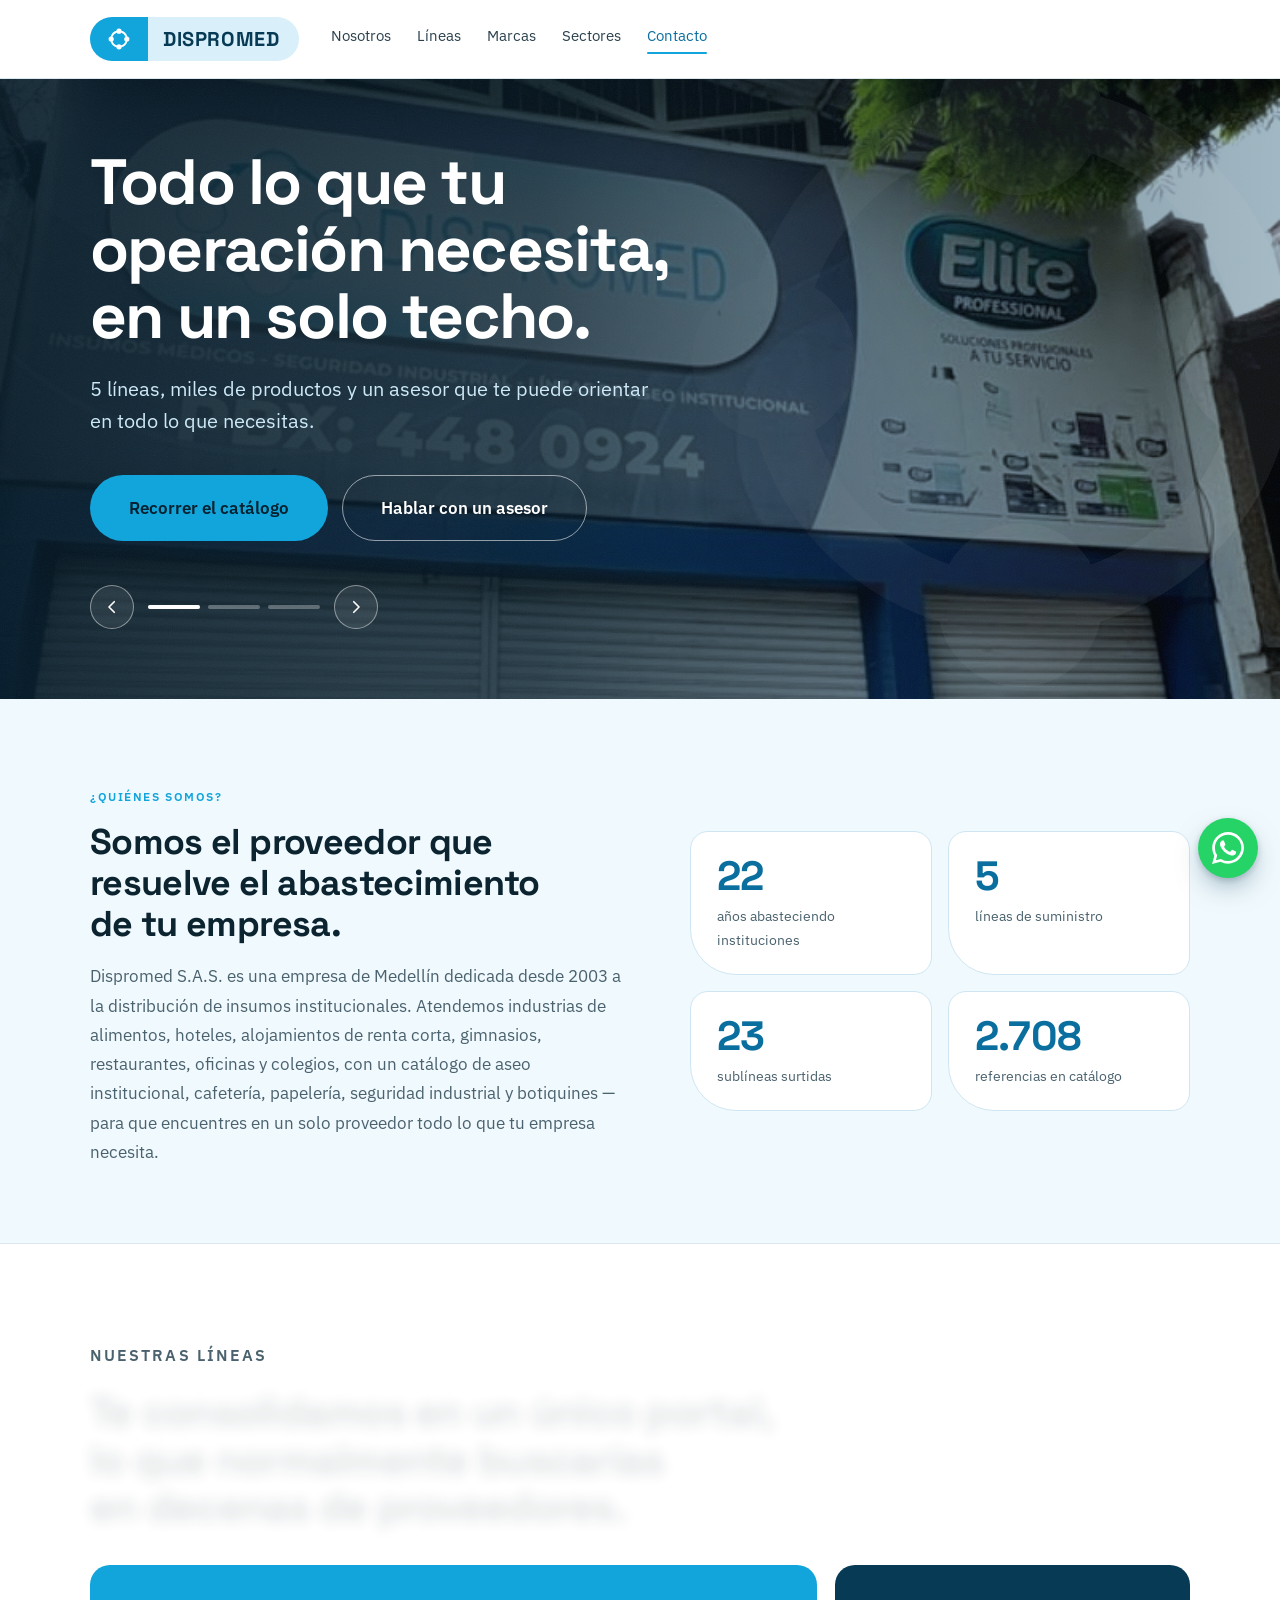
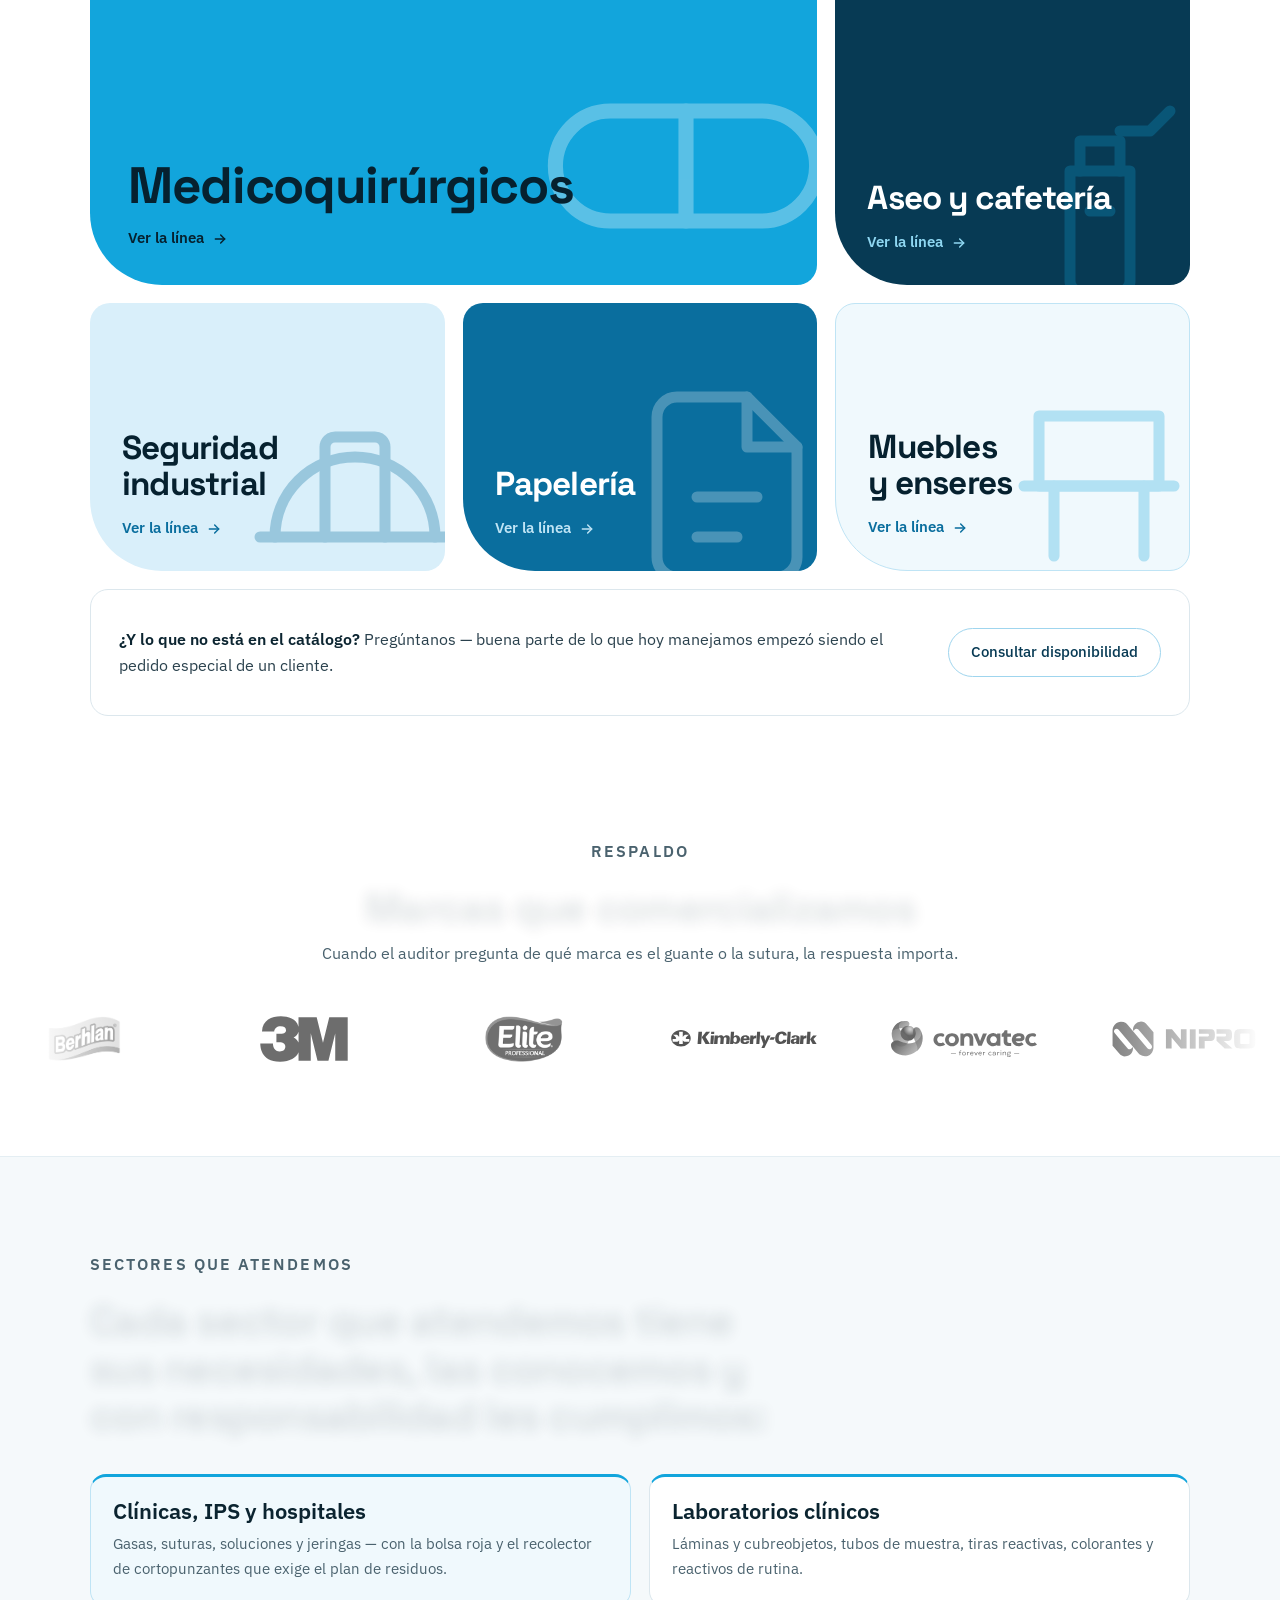
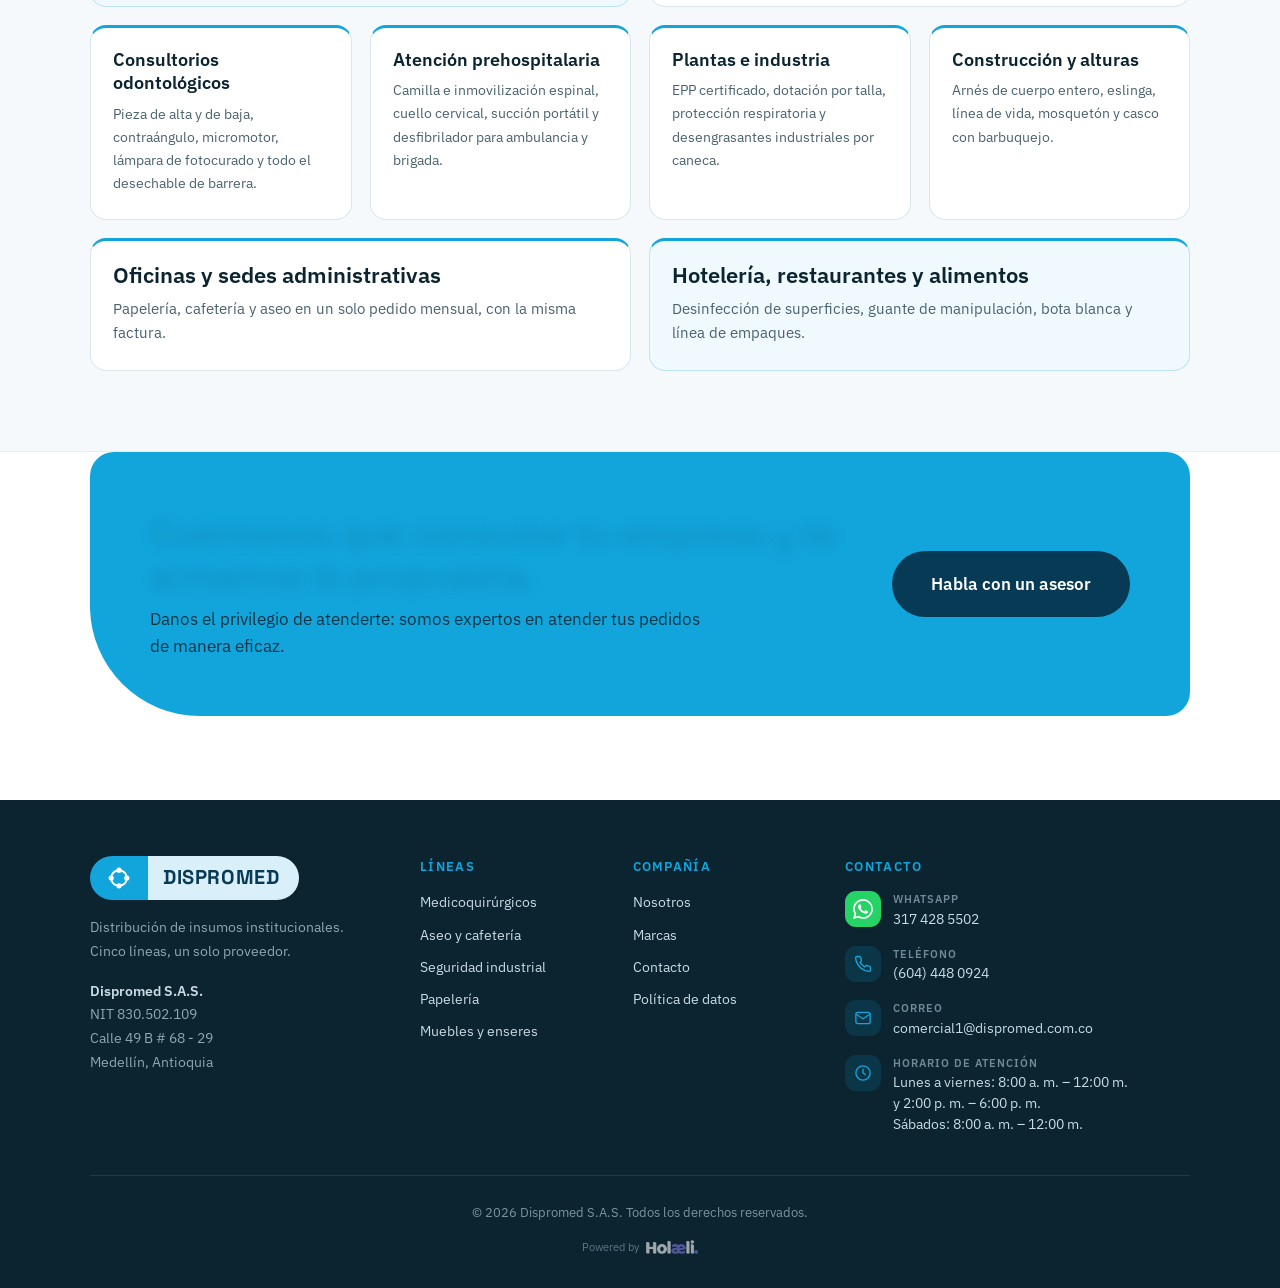
<file: index.html>
<!doctype html>
<html lang="es-CO">
<head>
<meta charset="utf-8">
<meta name="viewport" content="width=device-width, initial-scale=1">
<title>Dispromed — Distribución de insumos institucionales</title>
<meta name="description" content="Medicoquirúrgicos, aseo y cafetería, seguridad industrial, papelería y muebles. Cinco líneas de suministro y un asesor que conoce lo que tu sede consume.">
<link rel="canonical" href="https://dispromed.com.co/">

<meta property="og:type" content="website">
<meta property="og:locale" content="es_CO">
<meta property="og:site_name" content="Dispromed">
<meta property="og:title" content="Dispromed — Distribución de insumos institucionales">
<meta property="og:description" content="Cinco líneas, miles de productos y un asesor que te puede orientar en todo lo que necesitas.">
<meta property="og:url" content="https://dispromed.com.co/">
<meta name="twitter:card" content="summary_large_image">
<meta name="theme-color" content="#12A5DC">

<link rel="icon" href="assets/img/favicon.svg" type="image/svg+xml">
<link rel="apple-touch-icon" href="assets/img/apple-touch-icon.png">

<link rel="preconnect" href="https://fonts.googleapis.com">
<link rel="preconnect" href="https://fonts.gstatic.com" crossorigin>
<link rel="stylesheet" href="https://fonts.googleapis.com/css2?family=Space+Grotesk:wght@500;700&family=IBM+Plex+Sans:wght@400;500;600&display=swap">
<link rel="stylesheet" href="assets/css/main.css?v=15">
<link rel="preload" as="image" href="assets/img/banner/banner-1-1600.jpg" media="(min-width: 768px)" fetchpriority="high">
<link rel="preload" as="image" href="assets/img/banner/banner-1-800.jpg" media="(max-width: 767px)" fetchpriority="high">
<script defer src="assets/js/catalogo.js?v=2"></script>
<script defer src="assets/js/efectos.js?v=1"></script>
<script defer src="assets/js/banner.js?v=1"></script>
</head>
<body>

<a class="skip" href="#contenido">Saltar al contenido</a>

<!-- Glifos reutilizables -->
<svg width="0" height="0" style="position:absolute" aria-hidden="true" focusable="false">
  <symbol id="ciclo" viewBox="0 0 100 100">
    <g fill="none" stroke="currentColor" stroke-width="7" stroke-linecap="round">
      <path d="M 59.27 21.47 A 30 30 0 0 1 78.53 40.73"/>
      <path d="M 78.53 59.27 A 30 30 0 0 1 59.27 78.53"/>
      <path d="M 40.73 78.53 A 30 30 0 0 1 21.47 59.27"/>
      <path d="M 21.47 40.73 A 30 30 0 0 1 40.73 21.47"/>
    </g>
    <g fill="currentColor">
      <circle cx="50" cy="20" r="10"/><circle cx="80" cy="50" r="10"/>
      <circle cx="50" cy="80" r="10"/><circle cx="20" cy="50" r="10"/>
    </g>
  </symbol>
  <symbol id="flecha" viewBox="0 0 24 24">
    <g fill="none" stroke="currentColor" stroke-width="2.2" stroke-linecap="round" stroke-linejoin="round">
      <path d="M5 12h14"/><path d="m13 6 6 6-6 6"/>
    </g>
  </symbol>
  <symbol id="whatsapp" viewBox="0 0 24 24">
    <path fill="currentColor" d="M17.472 14.382c-.297-.149-1.758-.867-2.03-.967-.273-.099-.471-.148-.67.15-.197.297-.767.966-.94 1.164-.173.199-.347.223-.644.075-.297-.15-1.255-.463-2.39-1.475-.883-.788-1.48-1.761-1.653-2.059-.173-.297-.018-.458.13-.606.134-.133.298-.347.446-.52.149-.174.198-.298.298-.497.099-.198.05-.371-.025-.52-.075-.149-.669-1.612-.916-2.207-.242-.579-.487-.5-.669-.51-.173-.008-.371-.01-.57-.01-.198 0-.52.074-.792.372-.272.297-1.04 1.016-1.04 2.479 0 1.462 1.065 2.875 1.213 3.074.149.198 2.096 3.2 5.077 4.487.709.306 1.262.489 1.694.625.712.227 1.36.195 1.871.118.571-.085 1.758-.719 2.006-1.413.248-.694.248-1.289.173-1.413-.074-.124-.272-.198-.57-.347m-5.421 7.403h-.004a9.87 9.87 0 0 1-5.031-1.378l-.361-.214-3.741.982.998-3.648-.235-.374a9.86 9.86 0 0 1-1.51-5.26c.001-5.45 4.436-9.884 9.888-9.884 2.64 0 5.122 1.03 6.988 2.898a9.825 9.825 0 0 1 2.893 6.994c-.003 5.45-4.437 9.884-9.885 9.884m8.413-18.297A11.815 11.815 0 0 0 12.05 0C5.495 0 .16 5.335.157 11.892c0 2.096.547 4.142 1.588 5.945L.057 24l6.305-1.654a11.882 11.882 0 0 0 5.683 1.448h.005c6.554 0 11.89-5.335 11.893-11.893a11.821 11.821 0 0 0-3.48-8.413Z"/>
  </symbol>
  <symbol id="telefono" viewBox="0 0 24 24">
    <path fill="none" stroke="currentColor" stroke-width="1.8" stroke-linecap="round" stroke-linejoin="round" d="M22 16.92v3a2 2 0 0 1-2.18 2 19.8 19.8 0 0 1-8.63-3.07 19.5 19.5 0 0 1-6-6A19.8 19.8 0 0 1 2.12 4.18 2 2 0 0 1 4.11 2h3a2 2 0 0 1 2 1.72c.13.96.36 1.9.7 2.81a2 2 0 0 1-.45 2.11L8.09 9.91a16 16 0 0 0 6 6l1.27-1.27a2 2 0 0 1 2.11-.45c.91.34 1.85.57 2.81.7A2 2 0 0 1 22 16.92Z"/>
  </symbol>
  <symbol id="correo" viewBox="0 0 24 24">
    <g fill="none" stroke="currentColor" stroke-width="1.8" stroke-linecap="round" stroke-linejoin="round">
      <rect x="2.5" y="4.5" width="19" height="15" rx="2.5"/><path d="m3 7 9 6 9-6"/>
    </g>
  </symbol>
  <symbol id="reloj" viewBox="0 0 24 24">
    <g fill="none" stroke="currentColor" stroke-width="1.8" stroke-linecap="round" stroke-linejoin="round">
      <circle cx="12" cy="12" r="9.5"/><path d="M12 7v5l3.2 2"/>
    </g>
  </symbol>
  <symbol id="chevron" viewBox="0 0 24 24">
    <path fill="none" stroke="currentColor" stroke-width="2.2" stroke-linecap="round" stroke-linejoin="round" d="m9 5 7 7-7 7"/>
  </symbol>
</svg>

<!-- ============================ CABECERA ============================ -->
<header class="site-header">
  <div class="wrap site-header__inner">
    <a class="logo" href="/" aria-label="Dispromed — inicio">
      <span class="logo__mark"><svg aria-hidden="true" style="color:#fff"><use href="#ciclo"/></svg></span>
      <span class="logo__word">DISPROMED</span>
    </a>

    <button class="nav-toggle" type="button" aria-expanded="false" aria-controls="nav" aria-label="Abrir menú">
      <svg width="24" height="24" viewBox="0 0 24 24" fill="none" stroke="currentColor" stroke-width="2" stroke-linecap="round" aria-hidden="true"><path d="M4 7h16M4 12h16M4 17h16"/></svg>
    </button>

    <nav class="nav" id="nav" aria-label="Principal">
      <a href="#nosotros">Nosotros</a>
      <a href="#lineas">Líneas</a>
      <a href="#marcas">Marcas</a>
      <a href="#sectores">Sectores</a>
      <!-- OCULTO (2026-09-17): pedidos vía Holaeli. Para reactivar, quitar `hidden`. -->
      <a href="#pedidos" hidden>Pedidos</a>
      <a href="#contacto">Contacto</a>
    </nav>

    <!-- OCULTO (2026-09-17): pedidos vía Holaeli. Para reactivar, quitar `hidden`. -->
    <a class="btn btn--primary btn--sm" href="https://app.holaeli.app" target="_blank" rel="noopener" hidden>Entrar al portal de pedidos</a>
  </div>
</header>

<main id="contenido">

<!-- ============================ BANNER ============================ -->
<!--
  Carrusel de tres fotos, cada una con su frase. Sin JavaScript se ve la primera
  diapositiva completa y los controles no aparecen (los enciende banner.js).

  🔴 La frase de la primera diapositiva la vigila .github/workflows/verificar-sitio.yml
  («Todo lo que tu operación necesita»). Si se cambia, cambiar también el workflow.

  Hoy las tres diapositivas usan la MISMA foto: la fachada de Dispromed, recortada
  para que no aparezcan los locales vecinos. Cuando haya fotos reales para las
  diapositivas 2 y 3, basta con reemplazar banner-2-* y banner-3-* en
  assets/img/banner/ conservando el nombre: -1600.jpg es el recorte horizontal
  de escritorio (16:9, sujeto a la derecha: a la izquierda va el texto) y
  -800.jpg el vertical de móvil (4:5).
-->
<section class="hero" id="banner" aria-roledescription="carrusel" aria-label="Presentación de Dispromed">
  <div class="hero__bg" aria-hidden="true"></div>

  <div class="hero__slides" aria-hidden="true">
    <div class="hero__slide is-active" data-slide="0">
      <picture>
        <source media="(max-width: 767px)" srcset="assets/img/banner/banner-1-800.jpg">
        <img class="hero__photo" src="assets/img/banner/banner-1-1600.jpg" alt="" fetchpriority="high">
      </picture>
    </div>
    <div class="hero__slide" data-slide="1">
      <picture>
        <source media="(max-width: 767px)" srcset="assets/img/banner/banner-2-800.jpg">
        <img class="hero__photo hero__photo--derecha" src="assets/img/banner/banner-2-1600.jpg" alt="" loading="lazy">
      </picture>
    </div>
    <div class="hero__slide" data-slide="2">
      <picture>
        <source media="(max-width: 767px)" srcset="assets/img/banner/banner-3-800.jpg">
        <img class="hero__photo hero__photo--derecha" src="assets/img/banner/banner-3-1600.jpg" alt="" loading="lazy">
      </picture>
    </div>
  </div>

  <div class="hero__tint" aria-hidden="true"></div>
  <svg class="hero__mark" aria-hidden="true" style="color:#fff"><use href="#ciclo"/></svg>
  <div class="hero__veil" aria-hidden="true"></div>
  <div class="hero__grain" aria-hidden="true"></div>

  <div class="wrap hero__inner">
    <div class="hero__texts" aria-live="polite">
      <div class="hero__text is-active" data-slide="0" role="group" aria-roledescription="diapositiva" aria-label="1 de 3">
        <h1 class="hero__title">Todo lo que tu operación necesita, en un solo techo.</h1>
        <p>5 líneas, miles de productos y un asesor que te puede orientar en todo lo que necesitas.</p>
      </div>
      <div class="hero__text" data-slide="1" role="group" aria-roledescription="diapositiva" aria-label="2 de 3">
        <h2 class="hero__title">Abastecemos empresas desde 2003.</h2>
        <p>Conocemos lo que exige cada sector y respondemos con el insumo correcto, de marcas que respaldan su calidad.</p>
      </div>
      <div class="hero__text" data-slide="2" role="group" aria-roledescription="diapositiva" aria-label="3 de 3">
        <h2 class="hero__title">Un asesor que conoce lo que tu empresa consume.</h2>
        <p>Nos cuentas qué necesitas y te lo devolvemos cotizado línea por línea.</p>
      </div>
    </div>

    <div class="hero__cta">
      <!-- OCULTO (2026-09-17): pedidos vía Holaeli. Para reactivar, quitar `hidden`. -->
      <a class="btn btn--brand btn--lg" href="https://app.holaeli.app" target="_blank" rel="noopener" hidden>Entrar al portal de pedidos</a>
      <a class="btn btn--brand btn--lg" href="#lineas">Recorrer el catálogo</a>
      <a class="btn btn--ghost-light btn--lg" href="#contacto">Hablar con un asesor</a>
    </div>

    <div class="hero__controls">
      <button class="hero__arrow hero__arrow--prev" type="button" aria-label="Foto anterior">
        <svg aria-hidden="true"><use href="#chevron"/></svg>
      </button>
      <div class="hero__dots">
        <button class="hero__dot is-active" type="button" data-ir="0" aria-label="Ver foto 1 de 3" aria-current="true"><span class="hero__dot-bar"></span></button>
        <button class="hero__dot" type="button" data-ir="1" aria-label="Ver foto 2 de 3"><span class="hero__dot-bar"></span></button>
        <button class="hero__dot" type="button" data-ir="2" aria-label="Ver foto 3 de 3"><span class="hero__dot-bar"></span></button>
      </div>
      <button class="hero__arrow" type="button" aria-label="Foto siguiente">
        <svg aria-hidden="true"><use href="#chevron"/></svg>
      </button>
    </div>
  </div>
</section>

<!-- ============================ QUIÉNES SOMOS + CIFRAS ============================ -->
<section class="stats about" id="nosotros">
  <div class="wrap about__grid">
    <div class="about__text" data-anima>
      <p class="eyebrow">¿Quiénes somos?</p>
      <h2>Somos el proveedor que resuelve el abastecimiento de tu empresa.</h2>
      <p>Dispromed S.A.S. es una empresa de Medellín dedicada desde 2003 a la distribución de insumos institucionales. Atendemos industrias de alimentos, hoteles, alojamientos de renta corta, gimnasios, restaurantes, oficinas y colegios, con un catálogo de aseo institucional, cafetería, papelería, seguridad industrial y botiquines — para que encuentres en un solo proveedor todo lo que tu empresa necesita.</p>
    </div>

    <div class="stats__grid" aria-label="Dispromed en cifras">
      <div class="stat" data-anima><div class="stat__n" data-stat="anios" data-desde="2003-09-01">23</div><div class="stat__l">años abasteciendo instituciones</div></div>
      <div class="stat" data-anima><div class="stat__n" data-stat="lineas">5</div><div class="stat__l">líneas de suministro</div></div>
      <div class="stat" data-anima><div class="stat__n" data-stat="sublineas">24</div><div class="stat__l">sublíneas surtidas</div></div>
      <div class="stat" data-anima><div class="stat__n" data-stat="referencias">2.877</div><div class="stat__l">referencias en catálogo</div></div>
    </div>
  </div>
</section>

<!-- ============================ LÍNEAS ============================ -->
<section class="section section--tight" id="lineas">
  <div class="wrap">
    <div class="section__head" data-anima>
      <p class="eyebrow">Nuestras líneas</p>
      <h2 data-palabras>Te consolidamos en un único portal, lo que normalmente buscarías en decenas de proveedores.</h2>
    </div>

    <div class="lines">
      <a class="line line--brand line--wide" href="catalogo/medicoquirurgicos.html" data-anima>
        <svg class="line__icon" viewBox="0 0 24 24" fill="none" stroke-width="1.1" stroke-linecap="round" stroke-linejoin="round" aria-hidden="true"><rect x="2.5" y="8" width="19" height="8" rx="4"/><path d="M12 8v8"/></svg>
        <span class="line__name">Medicoquirúrgicos</span>
        <span class="line__more">Ver la línea <svg aria-hidden="true"><use href="#flecha"/></svg></span>
      </a>

      <a class="line line--ink" href="catalogo/aseo-y-cafeteria.html" data-anima>
        <svg class="line__icon" viewBox="0 0 24 24" fill="none" stroke-width="1.1" stroke-linecap="round" stroke-linejoin="round" aria-hidden="true"><path d="M9 9h6v11a1 1 0 0 1-1 1h-4a1 1 0 0 1-1-1z"/><path d="M10 9V6h4v3"/><path d="M14 5h3l2-2"/><path d="M11 13h2"/></svg>
        <span class="line__name">Aseo y cafetería</span>
        <span class="line__more">Ver la línea <svg aria-hidden="true"><use href="#flecha"/></svg></span>
      </a>

      <a class="line line--pale" href="catalogo/seguridad-industrial.html" data-anima>
        <svg class="line__icon" viewBox="0 0 24 24" fill="none" stroke-width="1.1" stroke-linecap="round" stroke-linejoin="round" aria-hidden="true"><path d="M4 17a8 8 0 0 1 16 0"/><path d="M9 17V8a1 1 0 0 1 1-1h4a1 1 0 0 1 1 1v9"/><path d="M2.5 17h19"/></svg>
        <span class="line__name">Seguridad<br>industrial</span>
        <span class="line__more">Ver la línea <svg aria-hidden="true"><use href="#flecha"/></svg></span>
      </a>

      <a class="line line--mid" href="catalogo/papeleria.html" data-anima>
        <svg class="line__icon" viewBox="0 0 24 24" fill="none" stroke-width="1.1" stroke-linecap="round" stroke-linejoin="round" aria-hidden="true"><path d="M14 3H7a2 2 0 0 0-2 2v14a2 2 0 0 0 2 2h10a2 2 0 0 0 2-2V8z"/><path d="M14 3v5h5"/><path d="M9 13h6"/><path d="M9 17h4"/></svg>
        <span class="line__name">Papelería</span>
        <span class="line__more">Ver la línea <svg aria-hidden="true"><use href="#flecha"/></svg></span>
      </a>

      <a class="line line--soft" href="catalogo/muebles-y-enseres.html" data-anima>
        <svg class="line__icon" viewBox="0 0 24 24" fill="none" stroke-width="1.1" stroke-linecap="round" stroke-linejoin="round" aria-hidden="true"><path d="M6 5h12v7H6z"/><path d="M4.5 12h15"/><path d="M7.5 12v7"/><path d="M16.5 12v7"/></svg>
        <span class="line__name">Muebles<br>y enseres</span>
        <span class="line__more">Ver la línea <svg aria-hidden="true"><use href="#flecha"/></svg></span>
      </a>
    </div>

    <div class="note-bar" data-anima>
      <p class="note-bar__text"><strong>¿Y lo que no está en el catálogo?</strong> Pregúntanos — buena parte de lo que hoy manejamos empezó siendo el pedido especial de un cliente.</p>
      <a class="btn btn--outline btn--sm" href="#contacto">Consultar disponibilidad</a>
    </div>
  </div>
</section>

<!-- ============================ MARCAS ============================ -->
<section class="section" id="marcas" style="overflow:hidden">
  <div class="wrap">
    <div class="section__head section__head--center" data-anima>
      <p class="eyebrow">Respaldo</p>
      <h2 data-palabras>Marcas que comercializamos</h2>
      <p>Cuando el auditor pregunta de qué marca es el guante o la sutura, la respuesta importa.</p>
    </div>
  </div>

  <div class="marquee-zone" aria-label="Marcas que comercializamos">
    <div class="mq">
      <div class="mq-track">
        <span class="mq-item"><img class="mq-logo" src="assets/img/marcas/berhlan.png" alt="Berhlan" loading="lazy"></span><span class="mq-item"><img class="mq-logo" src="assets/img/marcas/3m.svg" alt="3M" loading="lazy"></span><span class="mq-item"><img class="mq-logo" src="assets/img/marcas/elite.png" alt="Elite" loading="lazy"></span><span class="mq-item"><img class="mq-logo" src="assets/img/marcas/kimberly-clark.svg" alt="Kimberly-Clark" loading="lazy"></span><span class="mq-item"><img class="mq-logo" src="assets/img/marcas/convatec.svg" alt="ConvaTec" loading="lazy"></span><span class="mq-item"><img class="mq-logo" src="assets/img/marcas/nipro.svg" alt="Nipro" loading="lazy"></span><span class="mq-item"><img class="mq-logo is-small" src="assets/img/marcas/epson.svg" alt="Epson" loading="lazy"></span><span class="mq-item"><img class="mq-logo is-faint" src="assets/img/marcas/medex.png" alt="Medex" loading="lazy"></span><span class="mq-item"><img class="mq-logo" src="assets/img/marcas/hp.svg" alt="HP" loading="lazy"></span><span class="mq-item"><img class="mq-logo" src="assets/img/marcas/sharpie.svg" alt="Sharpie" loading="lazy"></span>
        <span class="mq-item" aria-hidden="true"><img class="mq-logo" src="assets/img/marcas/berhlan.png" alt="" loading="lazy"></span><span class="mq-item" aria-hidden="true"><img class="mq-logo" src="assets/img/marcas/3m.svg" alt="" loading="lazy"></span><span class="mq-item" aria-hidden="true"><img class="mq-logo" src="assets/img/marcas/elite.png" alt="" loading="lazy"></span><span class="mq-item" aria-hidden="true"><img class="mq-logo" src="assets/img/marcas/kimberly-clark.svg" alt="" loading="lazy"></span><span class="mq-item" aria-hidden="true"><img class="mq-logo" src="assets/img/marcas/convatec.svg" alt="" loading="lazy"></span><span class="mq-item" aria-hidden="true"><img class="mq-logo" src="assets/img/marcas/nipro.svg" alt="" loading="lazy"></span><span class="mq-item" aria-hidden="true"><img class="mq-logo is-small" src="assets/img/marcas/epson.svg" alt="" loading="lazy"></span><span class="mq-item" aria-hidden="true"><img class="mq-logo is-faint" src="assets/img/marcas/medex.png" alt="" loading="lazy"></span><span class="mq-item" aria-hidden="true"><img class="mq-logo" src="assets/img/marcas/hp.svg" alt="" loading="lazy"></span><span class="mq-item" aria-hidden="true"><img class="mq-logo" src="assets/img/marcas/sharpie.svg" alt="" loading="lazy"></span>
      </div>
    </div>
    <div class="mq-fade mq-fade--l" aria-hidden="true"></div>
    <div class="mq-fade mq-fade--r" aria-hidden="true"></div>
  </div>

</section>

<!-- ============================ SECTORES ============================ -->
<section class="section--tint" id="sectores">
  <div class="wrap">
    <div class="section__head" data-anima>
      <p class="eyebrow">Sectores que atendemos</p>
      <h2 data-palabras>Cada sector que atendemos tiene sus necesidades, las conocemos y con responsabilidad les cumplimos:</h2>
    </div>

    <div class="sectors">
      <div class="sector sector--ancho sector--acento" data-anima><h3>Clínicas, IPS y hospitales</h3><p>Gasas, suturas, soluciones y jeringas — con la bolsa roja y el recolector de cortopunzantes que exige el plan de residuos.</p></div>
      <div class="sector sector--ancho" data-anima><h3>Laboratorios clínicos</h3><p>Láminas y cubreobjetos, tubos de muestra, tiras reactivas, colorantes y reactivos de rutina.</p></div>
      <div class="sector" data-anima><h3>Consultorios odontológicos</h3><p>Pieza de alta y de baja, contraángulo, micromotor, lámpara de fotocurado y todo el desechable de barrera.</p></div>
      <div class="sector" data-anima><h3>Atención prehospitalaria</h3><p>Camilla e inmovilización espinal, cuello cervical, succión portátil y desfibrilador para ambulancia y brigada.</p></div>
      <div class="sector" data-anima><h3>Plantas e industria</h3><p>EPP certificado, dotación por talla, protección respiratoria y desengrasantes industriales por caneca.</p></div>
      <div class="sector" data-anima><h3>Construcción y alturas</h3><p>Arnés de cuerpo entero, eslinga, línea de vida, mosquetón y casco con barbuquejo.</p></div>
      <div class="sector sector--ancho" data-anima><h3>Oficinas y sedes administrativas</h3><p>Papelería, cafetería y aseo en un solo pedido mensual, con la misma factura.</p></div>
      <div class="sector sector--ancho sector--acento" data-anima><h3>Hotelería, restaurantes y alimentos</h3><p>Desinfección de superficies, guante de manipulación, bota blanca y línea de empaques.</p></div>
    </div>
  </div>
</section>

<!-- ============================ PEDIDOS ============================ -->
<!-- OCULTO (2026-09-17): pedidos vía Holaeli. Para reactivar, quitar `hidden`. -->
<section class="section" id="pedidos" hidden>
  <div class="wrap">
    <div class="orders" data-anima>
      <svg viewBox="0 0 100 100" width="44" height="44" aria-hidden="true" style="color:var(--blue-500)"><use href="#ciclo"/></svg>
      <div>
        <h3>Si ya eres cliente, haz tu pedido en línea</h3>
        <p>Si no tienes usuario, contáctanos para asignártelo.</p>
      </div>
      <a class="btn btn--primary" href="https://app.holaeli.app" target="_blank" rel="noopener">Entrar al portal</a>
    </div>
  </div>
</section>

<!-- ============================ CIERRE ============================ -->
<section class="section" style="padding-top:0" id="contacto">
  <div class="wrap">
    <div class="closer" data-anima>
      <div>
        <h2 data-palabras>Cuéntanos qué consume tu empresa y te armamos la propuesta.</h2>
        <p>Danos el privilegio de atenderte: somos expertos en atender tus pedidos de manera eficaz.</p>
      </div>
      <div>
        <a class="btn btn--ink btn--lg" href="mailto:comercial1@dispromed.com.co?subject=Solicitud%20de%20cotizaci%C3%B3n">Habla con un asesor</a>
      </div>
    </div>
  </div>
</section>

</main>

<!-- ============================ PIE ============================ -->
<footer class="site-footer">
  <div class="wrap">
    <div class="site-footer__grid">
      <div>
        <span class="logo" aria-label="Dispromed">
          <span class="logo__mark"><svg aria-hidden="true" style="color:#fff"><use href="#ciclo"/></svg></span>
          <span class="logo__word">DISPROMED</span>
        </span>
        <p>Distribución de insumos institucionales. Cinco líneas, un solo proveedor.</p>
        <p><strong style="color:#C9DCE5;font-weight:600">Dispromed S.A.S.</strong><br>NIT 830.502.109<br>Calle 49 B # 68 - 29<br>Medellín, Antioquia</p>
      </div>

      <div>
        <h4>Líneas</h4>
        <ul>
          <li><a href="catalogo/medicoquirurgicos.html">Medicoquirúrgicos</a></li>
          <li><a href="catalogo/aseo-y-cafeteria.html">Aseo y cafetería</a></li>
          <li><a href="catalogo/seguridad-industrial.html">Seguridad industrial</a></li>
          <li><a href="catalogo/papeleria.html">Papelería</a></li>
          <li><a href="catalogo/muebles-y-enseres.html">Muebles y enseres</a></li>
        </ul>
      </div>

      <div>
        <h4>Compañía</h4>
        <ul>
          <li><a href="#nosotros">Nosotros</a></li>
          <li><a href="#marcas">Marcas</a></li>
          <!-- OCULTO (2026-09-17): pedidos vía Holaeli. Para reactivar, quitar `hidden`. -->
          <li hidden><a href="https://app.holaeli.app" target="_blank" rel="noopener">Portal de pedidos</a></li>
          <li><a href="#contacto">Contacto</a></li>
          <li><a href="politica-de-datos.html">Política de datos</a></li>
        </ul>
      </div>

      <div>
        <h4>Contacto</h4>
        <ul class="contact">
          <li>
            <a class="contact__item" href="https://wa.me/573174285502?text=Hola%20Dispromed%2C%20quisiera%20informaci%C3%B3n%20sobre%20sus%20productos." target="_blank" rel="noopener">
              <span class="contact__icon contact__icon--wa"><svg aria-hidden="true"><use href="#whatsapp"/></svg></span>
              <span><span class="contact__label">WhatsApp</span>317 428 5502</span>
            </a>
          </li>
          <li>
            <a class="contact__item" href="tel:+576044480924">
              <span class="contact__icon"><svg aria-hidden="true"><use href="#telefono"/></svg></span>
              <span><span class="contact__label">Teléfono</span>(604) 448 0924</span>
            </a>
          </li>
          <li>
            <a class="contact__item" href="mailto:comercial1@dispromed.com.co">
              <span class="contact__icon"><svg aria-hidden="true"><use href="#correo"/></svg></span>
              <span><span class="contact__label">Correo</span>comercial1@dispromed.com.co</span>
            </a>
          </li>
          <li>
            <span class="contact__item">
              <span class="contact__icon"><svg aria-hidden="true"><use href="#reloj"/></svg></span>
              <span><span class="contact__label">Horario de atención</span><span class="nw">Lunes a viernes:</span> <span class="nw">8:00 a.&nbsp;m. – 12:00 m.</span> <span class="nw">y 2:00 p.&nbsp;m. – 6:00 p.&nbsp;m.</span><br><span class="nw">Sábados:</span> <span class="nw">8:00 a.&nbsp;m. – 12:00 m.</span></span>
            </span>
          </li>
        </ul>
      </div>
    </div>

    <div class="site-footer__legal">
      <span>© 2026 Dispromed S.A.S. Todos los derechos reservados.</span>
      <span class="powered">Powered by
        <a href="https://holaeli.app" target="_blank" rel="noopener"><img src="assets/img/holaeli-wordmark-white.png" width="53" height="14" alt="Holaeli" loading="lazy"></a>
      </span>
    </div>
  </div>
</footer>

<!-- Botón flotante de WhatsApp — lo atiende comercial1. Es un enlace, no un widget:
     no carga scripts de terceros ni instala cookies. -->
<a class="wa-float" href="https://wa.me/573174285502?text=Hola%20Dispromed%2C%20quisiera%20informaci%C3%B3n%20sobre%20sus%20productos." target="_blank" rel="noopener" aria-label="Escríbenos por WhatsApp">
  <svg aria-hidden="true"><use href="#whatsapp"/></svg>
  <span class="wa-float__tip">¿Hablamos por WhatsApp?</span>
</a>

<script>
(function () {
  var btn = document.querySelector('.nav-toggle');
  var nav = document.getElementById('nav');
  if (!btn || !nav) return;
  btn.addEventListener('click', function () {
    var open = nav.classList.toggle('is-open');
    btn.setAttribute('aria-expanded', open ? 'true' : 'false');
    btn.setAttribute('aria-label', open ? 'Cerrar menú' : 'Abrir menú');
  });
  nav.addEventListener('click', function (e) {
    if (e.target.tagName === 'A') {
      nav.classList.remove('is-open');
      btn.setAttribute('aria-expanded', 'false');
    }
  });
})();
</script>

</body>
</html>
</file>
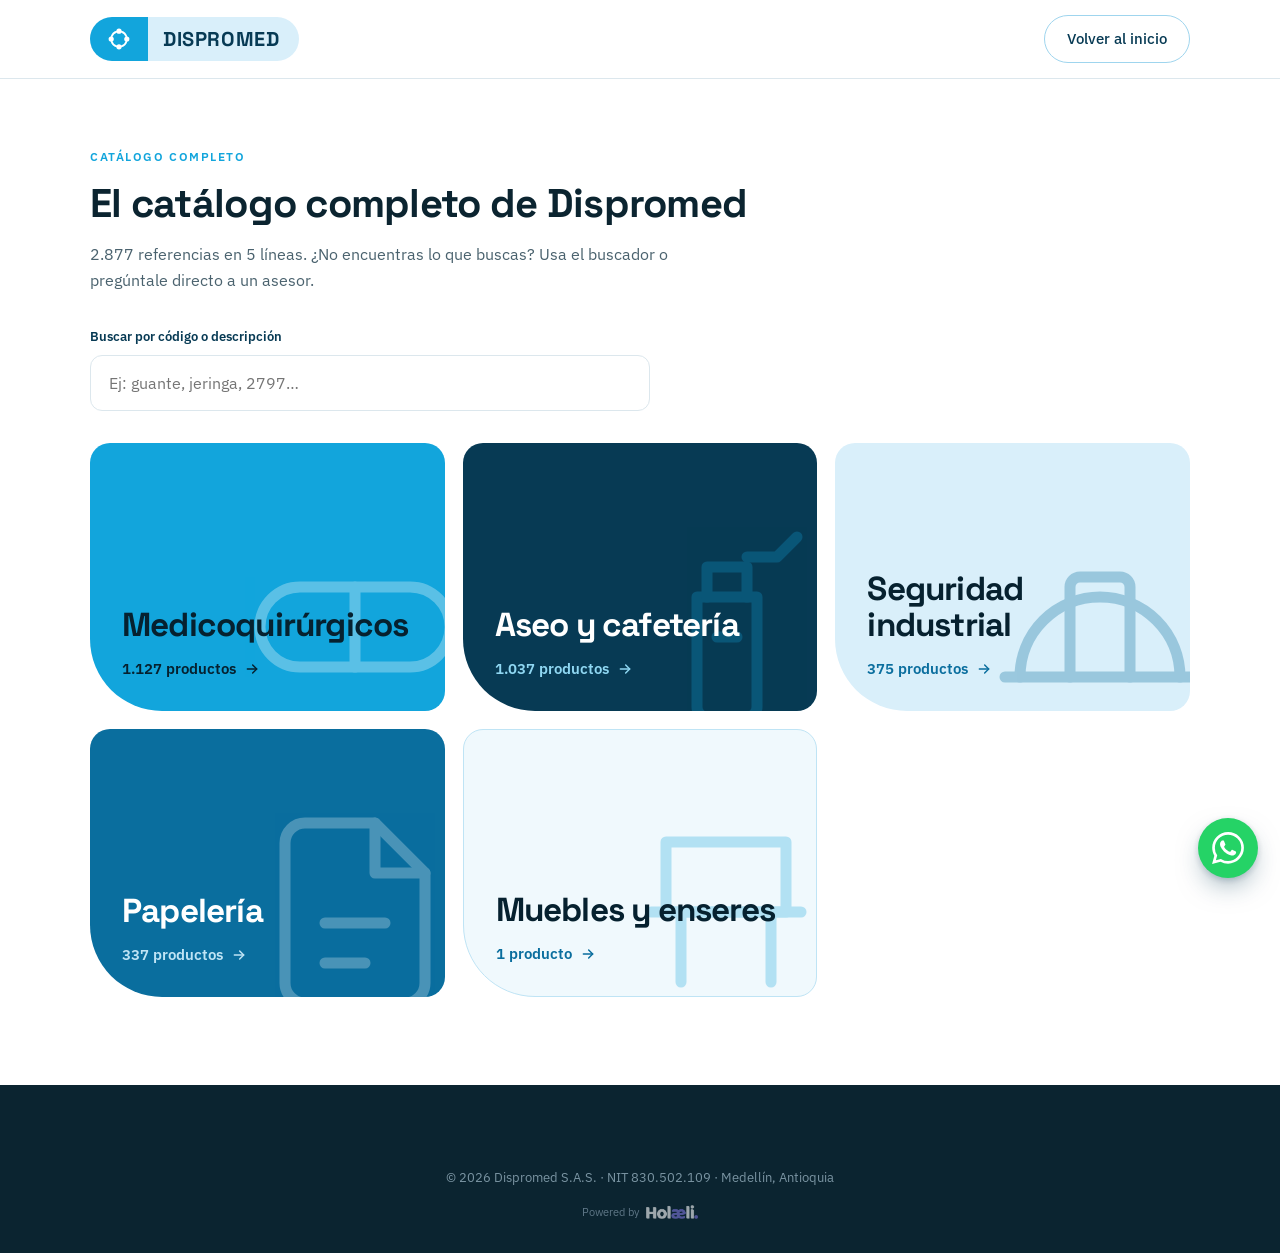
<file: catalogo/index.html>
<!doctype html>
<html lang="es-CO">
<head>
<meta charset="utf-8">
<meta name="viewport" content="width=device-width, initial-scale=1">
<title>Catálogo completo — Dispromed</title>
<meta name="description" content="Las 5 líneas de Dispromed, 2.877 referencias — busca por código o descripción.">
<link rel="canonical" href="https://dispromed.com.co/catalogo/index.html">
<link rel="icon" href="../assets/img/favicon.svg" type="image/svg+xml">
<link rel="preconnect" href="https://fonts.googleapis.com">
<link rel="preconnect" href="https://fonts.gstatic.com" crossorigin>
<link rel="stylesheet" href="https://fonts.googleapis.com/css2?family=Space+Grotesk:wght@500;700&family=IBM+Plex+Sans:wght@400;500;600&display=swap">
<link rel="stylesheet" href="../assets/css/main.css?v=15">
<script defer src="../assets/js/catalogo.js?v=2"></script>
<script defer src="../assets/js/efectos.js?v=1"></script>
</head>
<body>
<svg width="0" height="0" style="position:absolute" aria-hidden="true" focusable="false">
  <symbol id="flecha" viewBox="0 0 24 24">
    <g fill="none" stroke="currentColor" stroke-width="2.2" stroke-linecap="round" stroke-linejoin="round">
      <path d="M5 12h14"/><path d="m13 6 6 6-6 6"/>
    </g>
  </symbol>
</svg>
<header class="site-header">
  <div class="wrap site-header__inner">
    <a class="logo" href="../index.html" aria-label="Dispromed — inicio">
      <span class="logo__mark">
        <svg viewBox="0 0 100 100" aria-hidden="true" style="color:#fff">
          <g fill="none" stroke="currentColor" stroke-width="7" stroke-linecap="round">
            <path d="M 59.27 21.47 A 30 30 0 0 1 78.53 40.73"/><path d="M 78.53 59.27 A 30 30 0 0 1 59.27 78.53"/>
            <path d="M 40.73 78.53 A 30 30 0 0 1 21.47 59.27"/><path d="M 21.47 40.73 A 30 30 0 0 1 40.73 21.47"/>
          </g>
          <g fill="currentColor"><circle cx="50" cy="20" r="10"/><circle cx="80" cy="50" r="10"/><circle cx="50" cy="80" r="10"/><circle cx="20" cy="50" r="10"/></g>
        </svg>
      </span>
      <span class="logo__word">DISPROMED</span>
    </a>
    <div style="flex:1"></div>
    <a class="btn btn--outline btn--sm" href="../index.html">Volver al inicio</a>
  </div>
</header>

<main class="wrap" style="padding-top:56px;padding-bottom:88px">
  <p class="eyebrow">Catálogo completo</p>
  <h1 style="font-size:clamp(28px,3.4vw,40px);line-height:1.15;color:var(--ink);margin:14px 0 0">El catálogo completo de Dispromed</h1>
  <p style="font-size:16px;color:var(--muted);max-width:640px;margin:14px 0 0">
    2.877 referencias en 5 líneas.
    ¿No encuentras lo que buscas? Usa el buscador o pregúntale directo a un asesor.
  </p>

  <div class="cat-search">
    <label for="buscar-catalogo">Buscar por código o descripción</label>
    <input id="buscar-catalogo" type="search" placeholder="Ej: guante, jeringa, 2797…" autocomplete="off">
    <div id="resultados-busqueda" class="cat-search__resultados" aria-live="polite"></div>
    <noscript><p class="footnote">La búsqueda necesita JavaScript. Mientras tanto, entra directo a cada línea abajo.</p></noscript>
  </div>

  <div class="lines" style="margin-top:32px">
      <a class="line line--brand" href="medicoquirurgicos.html">
        <svg class="line__icon" viewBox="0 0 24 24" fill="none" stroke-width="1.1" stroke-linecap="round" stroke-linejoin="round" aria-hidden="true"><rect x="2.5" y="8" width="19" height="8" rx="4"/><path d="M12 8v8"/></svg>
        <span class="line__name">Medicoquirúrgicos</span>
        <span class="line__more line__count">1.127 productos <svg aria-hidden="true"><use href="#flecha"/></svg></span>
      </a>
      <a class="line line--ink" href="aseo-y-cafeteria.html">
        <svg class="line__icon" viewBox="0 0 24 24" fill="none" stroke-width="1.1" stroke-linecap="round" stroke-linejoin="round" aria-hidden="true"><path d="M9 9h6v11a1 1 0 0 1-1 1h-4a1 1 0 0 1-1-1z"/><path d="M10 9V6h4v3"/><path d="M14 5h3l2-2"/><path d="M11 13h2"/></svg>
        <span class="line__name">Aseo y cafetería</span>
        <span class="line__more line__count">1.037 productos <svg aria-hidden="true"><use href="#flecha"/></svg></span>
      </a>
      <a class="line line--pale" href="seguridad-industrial.html">
        <svg class="line__icon" viewBox="0 0 24 24" fill="none" stroke-width="1.1" stroke-linecap="round" stroke-linejoin="round" aria-hidden="true"><path d="M4 17a8 8 0 0 1 16 0"/><path d="M9 17V8a1 1 0 0 1 1-1h4a1 1 0 0 1 1 1v9"/><path d="M2.5 17h19"/></svg>
        <span class="line__name">Seguridad industrial</span>
        <span class="line__more line__count">375 productos <svg aria-hidden="true"><use href="#flecha"/></svg></span>
      </a>
      <a class="line line--mid" href="papeleria.html">
        <svg class="line__icon" viewBox="0 0 24 24" fill="none" stroke-width="1.1" stroke-linecap="round" stroke-linejoin="round" aria-hidden="true"><path d="M14 3H7a2 2 0 0 0-2 2v14a2 2 0 0 0 2 2h10a2 2 0 0 0 2-2V8z"/><path d="M14 3v5h5"/><path d="M9 13h6"/><path d="M9 17h4"/></svg>
        <span class="line__name">Papelería</span>
        <span class="line__more line__count">337 productos <svg aria-hidden="true"><use href="#flecha"/></svg></span>
      </a>
      <a class="line line--soft" href="muebles-y-enseres.html">
        <svg class="line__icon" viewBox="0 0 24 24" fill="none" stroke-width="1.1" stroke-linecap="round" stroke-linejoin="round" aria-hidden="true"><path d="M6 5h12v7H6z"/><path d="M4.5 12h15"/><path d="M7.5 12v7"/><path d="M16.5 12v7"/></svg>
        <span class="line__name">Muebles y enseres</span>
        <span class="line__more line__count">1 producto <svg aria-hidden="true"><use href="#flecha"/></svg></span>
      </a>
  </div>
</main>
<footer class="site-footer">
  <div class="wrap">
    <div class="site-footer__legal" style="border-top:0;margin-top:0">
      <span>© 2026 Dispromed S.A.S. · NIT 830.502.109 · Medellín, Antioquia</span>
      <span class="powered">Powered by
        <a href="https://holaeli.app" target="_blank" rel="noopener"><img src="../assets/img/holaeli-wordmark-white.png" width="53" height="14" alt="Holaeli" loading="lazy"></a>
      </span>
    </div>
  </div>
</footer>
<a class="wa-float" href="https://wa.me/573174285502?text=Hola%20Dispromed%2C%20quisiera%20informaci%C3%B3n%20sobre%20sus%20productos." target="_blank" rel="noopener" aria-label="Escríbenos por WhatsApp">
  <svg viewBox="0 0 24 24" aria-hidden="true"><path fill="currentColor" d="M17.472 14.382c-.297-.149-1.758-.867-2.03-.967-.273-.099-.471-.148-.67.15-.197.297-.767.966-.94 1.164-.173.199-.347.223-.644.075-.297-.15-1.255-.463-2.39-1.475-.883-.788-1.48-1.761-1.653-2.059-.173-.297-.018-.458.13-.606.134-.133.298-.347.446-.52.149-.174.198-.298.298-.497.099-.198.05-.371-.025-.52-.075-.149-.669-1.612-.916-2.207-.242-.579-.487-.5-.669-.51-.173-.008-.371-.01-.57-.01-.198 0-.52.074-.792.372-.272.297-1.04 1.016-1.04 2.479 0 1.462 1.065 2.875 1.213 3.074.149.198 2.096 3.2 5.077 4.487.709.306 1.262.489 1.694.625.712.227 1.36.195 1.871.118.571-.085 1.758-.719 2.006-1.413.248-.694.248-1.289.173-1.413-.074-.124-.272-.198-.57-.347m-5.421 7.403h-.004a9.87 9.87 0 0 1-5.031-1.378l-.361-.214-3.741.982.998-3.648-.235-.374a9.86 9.86 0 0 1-1.51-5.26c.001-5.45 4.436-9.884 9.888-9.884 2.64 0 5.122 1.03 6.988 2.898a9.825 9.825 0 0 1 2.893 6.994c-.003 5.45-4.437 9.884-9.885 9.884m8.413-18.297A11.815 11.815 0 0 0 12.05 0C5.495 0 .16 5.335.157 11.892c0 2.096.547 4.142 1.588 5.945L.057 24l6.305-1.654a11.882 11.882 0 0 0 5.683 1.448h.005c6.554 0 11.89-5.335 11.893-11.893a11.821 11.821 0 0 0-3.48-8.413Z"/></svg>
  <span class="wa-float__tip">¿Hablamos por WhatsApp?</span>
</a>
</body>
</html>
</file>
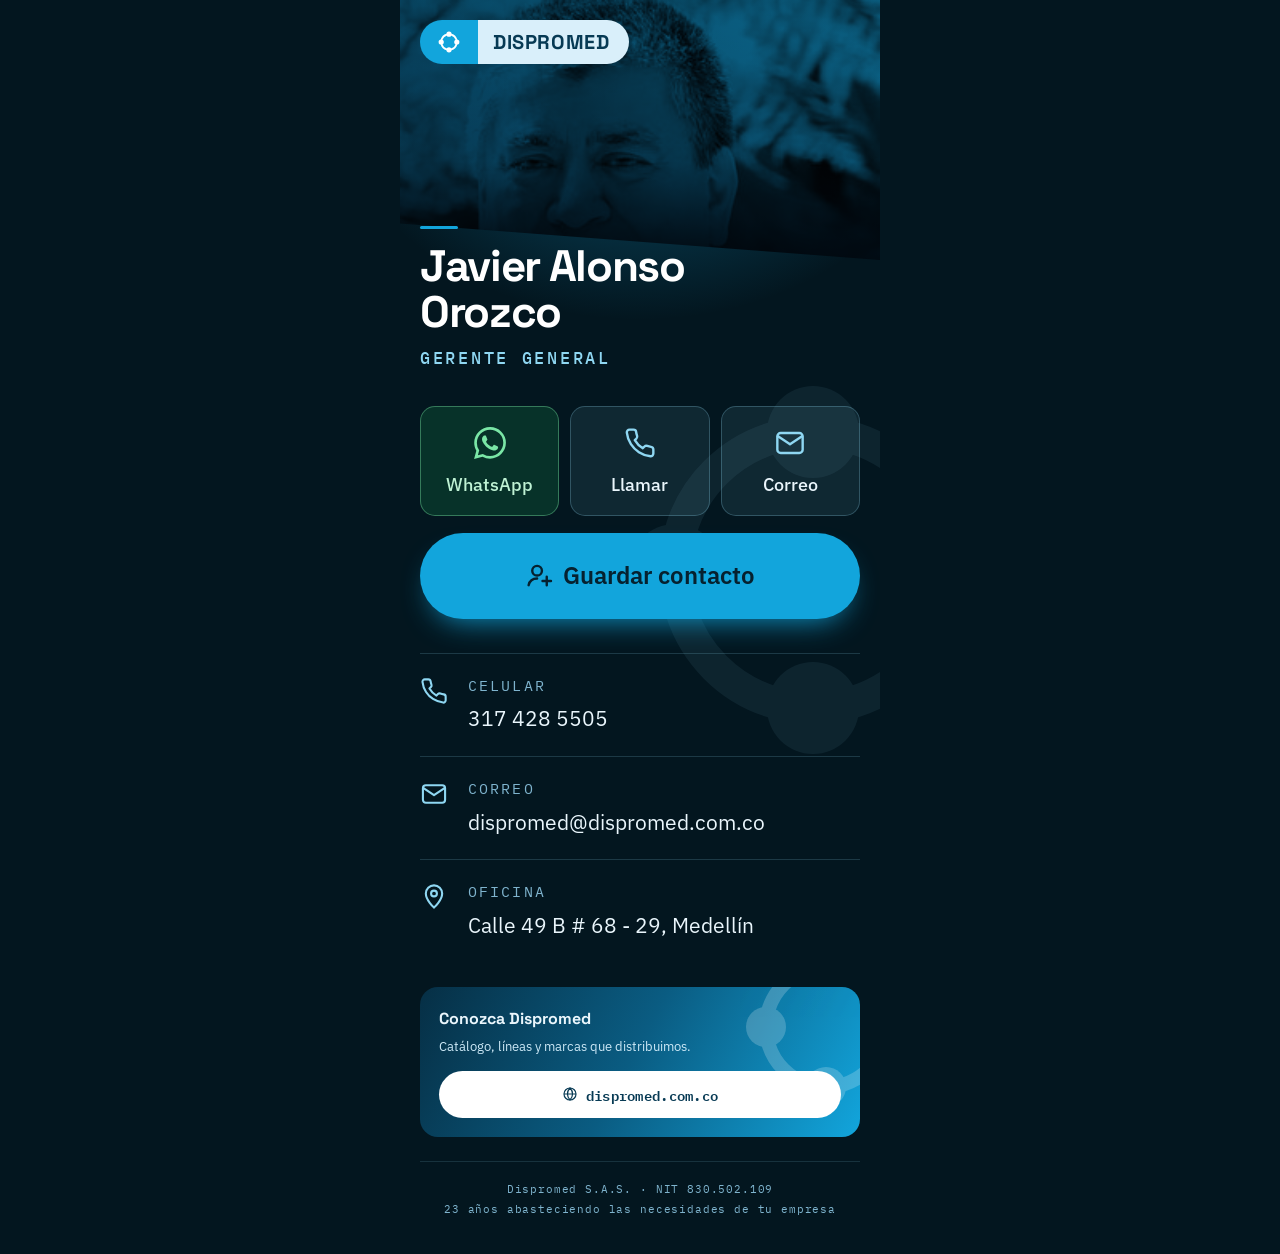
<file: tarjeta/javier-orozco/index.html>
<!doctype html>
<html lang="es-CO">
<head>
<meta charset="utf-8">
<meta name="viewport" content="width=device-width, initial-scale=1">
<title>Javier Alonso Orozco — Dispromed</title>
<meta name="description" content="Javier Alonso Orozco, Gerente General de Dispromed. WhatsApp, llamada, correo y contacto para guardar.">
<meta name="robots" content="noindex">
<link rel="canonical" href="https://dispromed.com.co/tarjeta/javier-orozco/">

<meta name="theme-color" content="#03161F">
<link rel="icon" href="../../assets/img/favicon.svg" type="image/svg+xml">
<link rel="apple-touch-icon" href="../../assets/img/apple-touch-icon.png">

<link rel="preconnect" href="https://fonts.googleapis.com">
<link rel="preconnect" href="https://fonts.gstatic.com" crossorigin>
<link rel="stylesheet" href="https://fonts.googleapis.com/css2?family=Space+Grotesk:wght@500;700&family=IBM+Plex+Sans:wght@400;500;600&family=IBM+Plex+Mono:wght@400;500&display=swap">
<link rel="stylesheet" href="../../assets/css/main.css?v=15">
<link rel="stylesheet" href="../../assets/css/tarjeta.css?v=1">
<script defer src="../../assets/js/catalogo.js?v=2"></script>
</head>
<body class="tarjeta-page">

<!-- Glifos reutilizados de index.html (#ciclo/#whatsapp/#telefono/#correo,
     mismo trazo) + tres nuevos que solo usan estas páginas. -->
<svg width="0" height="0" style="position:absolute" aria-hidden="true" focusable="false">
  <symbol id="ciclo" viewBox="0 0 100 100">
    <g fill="none" stroke="currentColor" stroke-width="7" stroke-linecap="round">
      <path d="M 59.27 21.47 A 30 30 0 0 1 78.53 40.73"/>
      <path d="M 78.53 59.27 A 30 30 0 0 1 59.27 78.53"/>
      <path d="M 40.73 78.53 A 30 30 0 0 1 21.47 59.27"/>
      <path d="M 21.47 40.73 A 30 30 0 0 1 40.73 21.47"/>
    </g>
    <g fill="currentColor">
      <circle cx="50" cy="20" r="10"/><circle cx="80" cy="50" r="10"/>
      <circle cx="50" cy="80" r="10"/><circle cx="20" cy="50" r="10"/>
    </g>
  </symbol>
  <symbol id="whatsapp" viewBox="0 0 24 24">
    <path fill="currentColor" d="M17.472 14.382c-.297-.149-1.758-.867-2.03-.967-.273-.099-.471-.148-.67.15-.197.297-.767.966-.94 1.164-.173.199-.347.223-.644.075-.297-.15-1.255-.463-2.39-1.475-.883-.788-1.48-1.761-1.653-2.059-.173-.297-.018-.458.13-.606.134-.133.298-.347.446-.52.149-.174.198-.298.298-.497.099-.198.05-.371-.025-.52-.075-.149-.669-1.612-.916-2.207-.242-.579-.487-.5-.669-.51-.173-.008-.371-.01-.57-.01-.198 0-.52.074-.792.372-.272.297-1.04 1.016-1.04 2.479 0 1.462 1.065 2.875 1.213 3.074.149.198 2.096 3.2 5.077 4.487.709.306 1.262.489 1.694.625.712.227 1.36.195 1.871.118.571-.085 1.758-.719 2.006-1.413.248-.694.248-1.289.173-1.413-.074-.124-.272-.198-.57-.347m-5.421 7.403h-.004a9.87 9.87 0 0 1-5.031-1.378l-.361-.214-3.741.982.998-3.648-.235-.374a9.86 9.86 0 0 1-1.51-5.26c.001-5.45 4.436-9.884 9.888-9.884 2.64 0 5.122 1.03 6.988 2.898a9.825 9.825 0 0 1 2.893 6.994c-.003 5.45-4.437 9.884-9.885 9.884m8.413-18.297A11.815 11.815 0 0 0 12.05 0C5.495 0 .16 5.335.157 11.892c0 2.096.547 4.142 1.588 5.945L.057 24l6.305-1.654a11.882 11.882 0 0 0 5.683 1.448h.005c6.554 0 11.89-5.335 11.893-11.893a11.821 11.821 0 0 0-3.48-8.413Z"/>
  </symbol>
  <symbol id="telefono" viewBox="0 0 24 24">
    <path fill="none" stroke="currentColor" stroke-width="1.8" stroke-linecap="round" stroke-linejoin="round" d="M22 16.92v3a2 2 0 0 1-2.18 2 19.8 19.8 0 0 1-8.63-3.07 19.5 19.5 0 0 1-6-6A19.8 19.8 0 0 1 2.12 4.18 2 2 0 0 1 4.11 2h3a2 2 0 0 1 2 1.72c.13.96.36 1.9.7 2.81a2 2 0 0 1-.45 2.11L8.09 9.91a16 16 0 0 0 6 6l1.27-1.27a2 2 0 0 1 2.11-.45c.91.34 1.85.57 2.81.7A2 2 0 0 1 22 16.92Z"/>
  </symbol>
  <symbol id="correo" viewBox="0 0 24 24">
    <g fill="none" stroke="currentColor" stroke-width="1.8" stroke-linecap="round" stroke-linejoin="round">
      <rect x="2.5" y="4.5" width="19" height="15" rx="2.5"/><path d="m3 7 9 6 9-6"/>
    </g>
  </symbol>
  <symbol id="guardar" viewBox="0 0 24 24">
    <g fill="none" stroke="currentColor" stroke-width="2" stroke-linecap="round">
      <circle cx="10" cy="8" r="4"/><path d="M3 20c.8-3.5 3.6-5.5 7-5.5M18 13v7M14.5 16.5h7"/>
    </g>
  </symbol>
  <symbol id="ubicacion" viewBox="0 0 24 24">
    <g fill="none" stroke="currentColor" stroke-width="1.8">
      <path d="M12 21s7-6.2 7-12a7 7 0 0 0-14 0c0 5.8 7 12 7 12Z"/><circle cx="12" cy="9" r="2.5"/>
    </g>
  </symbol>
  <symbol id="web" viewBox="0 0 24 24">
    <g fill="none" stroke="currentColor" stroke-width="1.8">
      <circle cx="12" cy="12" r="9"/><path d="M3 12h18M12 3c2.5 2.6 3.8 5.7 3.8 9S14.5 18.4 12 21c-2.5-2.6-3.8-5.7-3.8-9S9.5 5.6 12 3Z"/>
    </g>
  </symbol>
</svg>

<main class="tarjeta" aria-label="Tarjeta de presentación de Javier Alonso Orozco">
  <svg class="tarjeta__watermark" viewBox="0 0 100 100" aria-hidden="true" focusable="false"><use href="#ciclo"/></svg>
  <div class="tarjeta__portrait">
    <img src="../../assets/img/equipo/javier-orozco.jpg" width="300" height="410" alt="Javier Alonso Orozco, Gerente General de Dispromed" class="is-encuadre-alto" loading="eager">
    <div class="tarjeta__shade" aria-hidden="true"></div>
    <a class="tarjeta__brand" href="https://dispromed.com.co" aria-label="Ir a dispromed.com.co">
      <span class="logo logo--sm"><span class="logo__mark"><svg aria-hidden="true"><use href="#ciclo"/></svg></span><span class="logo__word">DISPROMED</span></span>
    </a>
  </div>

  <div class="tarjeta__id">
    <span class="tarjeta__tick" aria-hidden="true"></span>
    <h1>Javier Alonso<br>Orozco</h1>
    <p class="tarjeta__role">Gerente General</p>
  </div>

  <div class="tarjeta__acts">
    <a class="tarjeta__act tarjeta__act--wa" href="https://wa.me/573174285505?text=Hola%20Javier%2C%20te%20escribo%20desde%20tu%20tarjeta%20de%20Dispromed." target="_blank" rel="noopener"><svg aria-hidden="true"><use href="#whatsapp"/></svg>WhatsApp</a>
    <a class="tarjeta__act" href="tel:+573174285505"><svg aria-hidden="true"><use href="#telefono"/></svg>Llamar</a>
    <a class="tarjeta__act" href="mailto:dispromed@dispromed.com.co"><svg aria-hidden="true"><use href="#correo"/></svg>Correo</a>
  </div>

  <a class="tarjeta__save" href="javier-orozco.vcf" download="Javier Alonso Orozco - Dispromed.vcf"><svg aria-hidden="true"><use href="#guardar"/></svg>Guardar contacto</a>

  <div class="tarjeta__rows">
    <a class="tarjeta__row" href="tel:+573174285505"><svg aria-hidden="true"><use href="#telefono"/></svg><span><small>Celular</small>317 428 5505</span></a>
    <a class="tarjeta__row" href="mailto:dispromed@dispromed.com.co"><svg aria-hidden="true"><use href="#correo"/></svg><span><small>Correo</small>dispromed@dispromed.com.co</span></a>
    <a class="tarjeta__row" href="https://www.google.com/maps/search/?api=1&amp;query=Calle+49B+%2368-29%2C+Medell%C3%ADn%2C+Antioquia" target="_blank" rel="noopener"><svg aria-hidden="true"><use href="#ubicacion"/></svg><span><small>Oficina</small>Calle 49 B # 68 - 29, Medellín</span></a>
  </div>

  <div class="tarjeta__promo">
    <svg class="tarjeta__ring" viewBox="0 0 100 100" aria-hidden="true"><use href="#ciclo"/></svg>
    <b>Conozca Dispromed</b>
    <p>Catálogo, líneas y marcas que distribuimos.</p>
    <a href="https://dispromed.com.co"><svg aria-hidden="true"><use href="#web"/></svg>dispromed.com.co</a>
  </div>

  <p class="tarjeta__foot">
    Dispromed S.A.S. · NIT 830.502.109<br>
    <span data-stat="anios" data-desde="2003-09-01">23</span> años abasteciendo las necesidades de tu empresa
  </p>
</main>

</body>
</html>
</file>
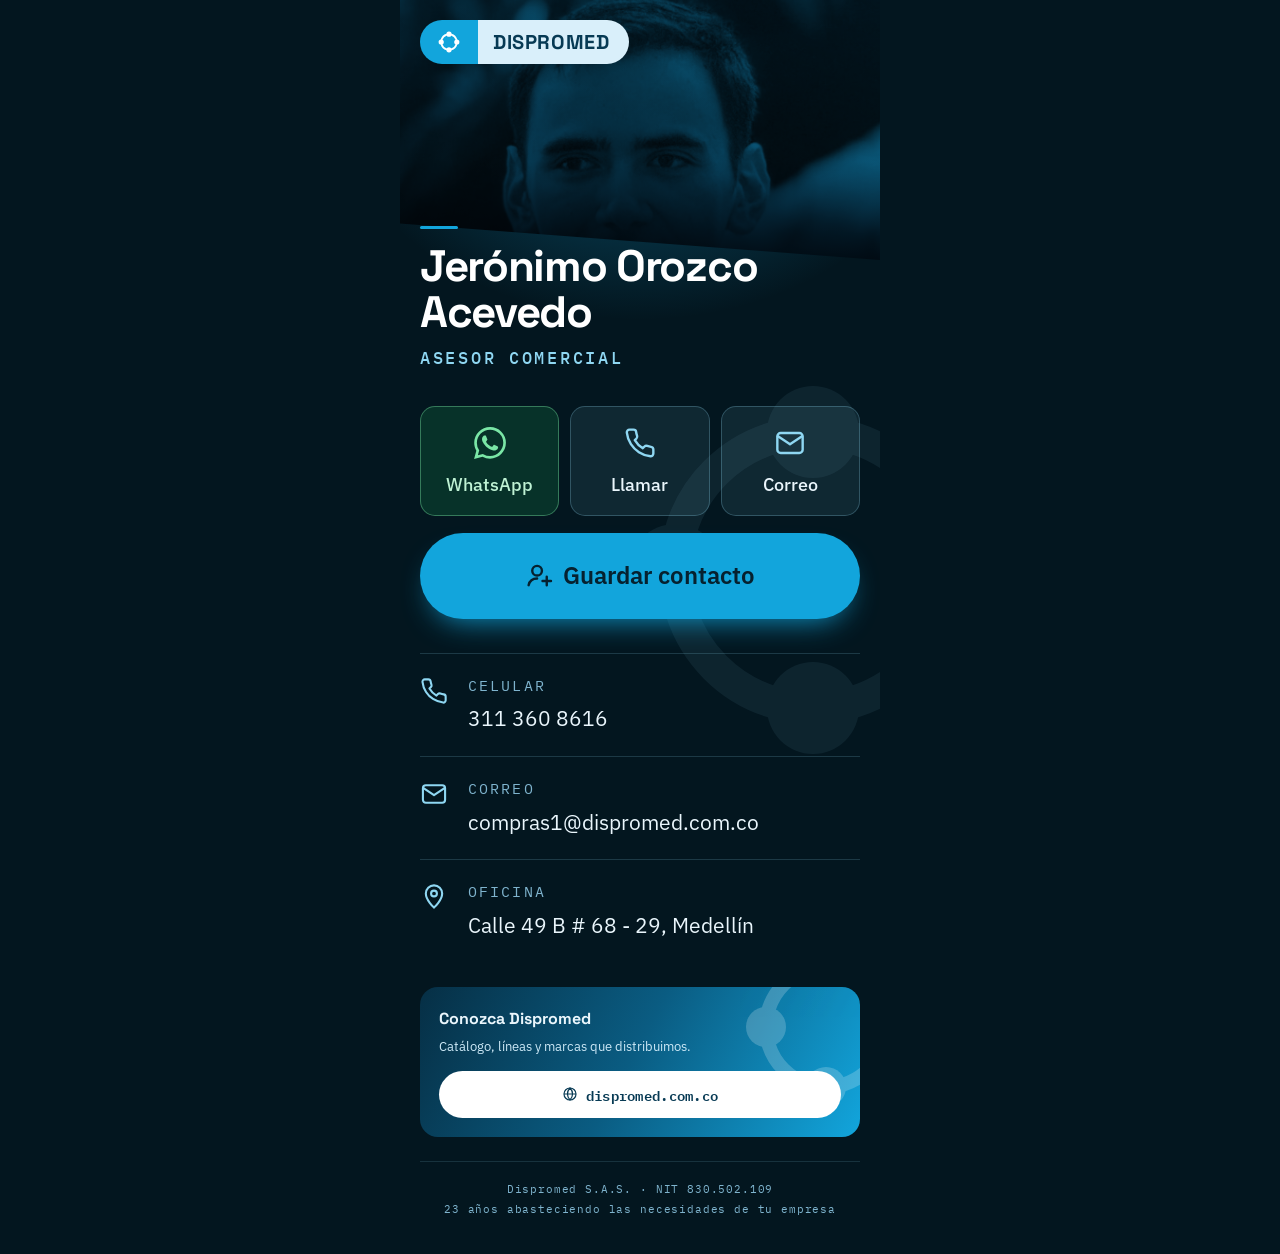
<file: tarjeta/jeronimo-orozco/index.html>
<!doctype html>
<html lang="es-CO">
<head>
<meta charset="utf-8">
<meta name="viewport" content="width=device-width, initial-scale=1">
<title>Jerónimo Orozco Acevedo — Dispromed</title>
<meta name="description" content="Jerónimo Orozco Acevedo, Asesor Comercial de Dispromed. WhatsApp, llamada, correo y contacto para guardar.">
<meta name="robots" content="noindex">
<link rel="canonical" href="https://dispromed.com.co/tarjeta/jeronimo-orozco/">

<meta name="theme-color" content="#03161F">
<link rel="icon" href="../../assets/img/favicon.svg" type="image/svg+xml">
<link rel="apple-touch-icon" href="../../assets/img/apple-touch-icon.png">

<link rel="preconnect" href="https://fonts.googleapis.com">
<link rel="preconnect" href="https://fonts.gstatic.com" crossorigin>
<link rel="stylesheet" href="https://fonts.googleapis.com/css2?family=Space+Grotesk:wght@500;700&family=IBM+Plex+Sans:wght@400;500;600&family=IBM+Plex+Mono:wght@400;500&display=swap">
<link rel="stylesheet" href="../../assets/css/main.css?v=15">
<link rel="stylesheet" href="../../assets/css/tarjeta.css?v=1">
<script defer src="../../assets/js/catalogo.js?v=2"></script>
</head>
<body class="tarjeta-page">

<!-- Glifos reutilizados de index.html (#ciclo/#whatsapp/#telefono/#correo,
     mismo trazo) + tres nuevos que solo usan estas páginas. -->
<svg width="0" height="0" style="position:absolute" aria-hidden="true" focusable="false">
  <symbol id="ciclo" viewBox="0 0 100 100">
    <g fill="none" stroke="currentColor" stroke-width="7" stroke-linecap="round">
      <path d="M 59.27 21.47 A 30 30 0 0 1 78.53 40.73"/>
      <path d="M 78.53 59.27 A 30 30 0 0 1 59.27 78.53"/>
      <path d="M 40.73 78.53 A 30 30 0 0 1 21.47 59.27"/>
      <path d="M 21.47 40.73 A 30 30 0 0 1 40.73 21.47"/>
    </g>
    <g fill="currentColor">
      <circle cx="50" cy="20" r="10"/><circle cx="80" cy="50" r="10"/>
      <circle cx="50" cy="80" r="10"/><circle cx="20" cy="50" r="10"/>
    </g>
  </symbol>
  <symbol id="whatsapp" viewBox="0 0 24 24">
    <path fill="currentColor" d="M17.472 14.382c-.297-.149-1.758-.867-2.03-.967-.273-.099-.471-.148-.67.15-.197.297-.767.966-.94 1.164-.173.199-.347.223-.644.075-.297-.15-1.255-.463-2.39-1.475-.883-.788-1.48-1.761-1.653-2.059-.173-.297-.018-.458.13-.606.134-.133.298-.347.446-.52.149-.174.198-.298.298-.497.099-.198.05-.371-.025-.52-.075-.149-.669-1.612-.916-2.207-.242-.579-.487-.5-.669-.51-.173-.008-.371-.01-.57-.01-.198 0-.52.074-.792.372-.272.297-1.04 1.016-1.04 2.479 0 1.462 1.065 2.875 1.213 3.074.149.198 2.096 3.2 5.077 4.487.709.306 1.262.489 1.694.625.712.227 1.36.195 1.871.118.571-.085 1.758-.719 2.006-1.413.248-.694.248-1.289.173-1.413-.074-.124-.272-.198-.57-.347m-5.421 7.403h-.004a9.87 9.87 0 0 1-5.031-1.378l-.361-.214-3.741.982.998-3.648-.235-.374a9.86 9.86 0 0 1-1.51-5.26c.001-5.45 4.436-9.884 9.888-9.884 2.64 0 5.122 1.03 6.988 2.898a9.825 9.825 0 0 1 2.893 6.994c-.003 5.45-4.437 9.884-9.885 9.884m8.413-18.297A11.815 11.815 0 0 0 12.05 0C5.495 0 .16 5.335.157 11.892c0 2.096.547 4.142 1.588 5.945L.057 24l6.305-1.654a11.882 11.882 0 0 0 5.683 1.448h.005c6.554 0 11.89-5.335 11.893-11.893a11.821 11.821 0 0 0-3.48-8.413Z"/>
  </symbol>
  <symbol id="telefono" viewBox="0 0 24 24">
    <path fill="none" stroke="currentColor" stroke-width="1.8" stroke-linecap="round" stroke-linejoin="round" d="M22 16.92v3a2 2 0 0 1-2.18 2 19.8 19.8 0 0 1-8.63-3.07 19.5 19.5 0 0 1-6-6A19.8 19.8 0 0 1 2.12 4.18 2 2 0 0 1 4.11 2h3a2 2 0 0 1 2 1.72c.13.96.36 1.9.7 2.81a2 2 0 0 1-.45 2.11L8.09 9.91a16 16 0 0 0 6 6l1.27-1.27a2 2 0 0 1 2.11-.45c.91.34 1.85.57 2.81.7A2 2 0 0 1 22 16.92Z"/>
  </symbol>
  <symbol id="correo" viewBox="0 0 24 24">
    <g fill="none" stroke="currentColor" stroke-width="1.8" stroke-linecap="round" stroke-linejoin="round">
      <rect x="2.5" y="4.5" width="19" height="15" rx="2.5"/><path d="m3 7 9 6 9-6"/>
    </g>
  </symbol>
  <symbol id="guardar" viewBox="0 0 24 24">
    <g fill="none" stroke="currentColor" stroke-width="2" stroke-linecap="round">
      <circle cx="10" cy="8" r="4"/><path d="M3 20c.8-3.5 3.6-5.5 7-5.5M18 13v7M14.5 16.5h7"/>
    </g>
  </symbol>
  <symbol id="ubicacion" viewBox="0 0 24 24">
    <g fill="none" stroke="currentColor" stroke-width="1.8">
      <path d="M12 21s7-6.2 7-12a7 7 0 0 0-14 0c0 5.8 7 12 7 12Z"/><circle cx="12" cy="9" r="2.5"/>
    </g>
  </symbol>
  <symbol id="web" viewBox="0 0 24 24">
    <g fill="none" stroke="currentColor" stroke-width="1.8">
      <circle cx="12" cy="12" r="9"/><path d="M3 12h18M12 3c2.5 2.6 3.8 5.7 3.8 9S14.5 18.4 12 21c-2.5-2.6-3.8-5.7-3.8-9S9.5 5.6 12 3Z"/>
    </g>
  </symbol>
</svg>

<main class="tarjeta" aria-label="Tarjeta de presentación de Jerónimo Orozco Acevedo">
  <svg class="tarjeta__watermark" viewBox="0 0 100 100" aria-hidden="true" focusable="false"><use href="#ciclo"/></svg>
  <div class="tarjeta__portrait">
    <img src="../../assets/img/equipo/jeronimo-orozco.jpg" width="1011" height="1252" alt="Jerónimo Orozco Acevedo, Asesor Comercial de Dispromed" loading="eager">
    <div class="tarjeta__shade" aria-hidden="true"></div>
    <a class="tarjeta__brand" href="https://dispromed.com.co" aria-label="Ir a dispromed.com.co">
      <span class="logo logo--sm"><span class="logo__mark"><svg aria-hidden="true"><use href="#ciclo"/></svg></span><span class="logo__word">DISPROMED</span></span>
    </a>
  </div>

  <div class="tarjeta__id">
    <span class="tarjeta__tick" aria-hidden="true"></span>
    <h1>Jerónimo Orozco<br>Acevedo</h1>
    <p class="tarjeta__role">Asesor Comercial</p>
  </div>

  <div class="tarjeta__acts">
    <a class="tarjeta__act tarjeta__act--wa" href="https://wa.me/573113608616?text=Hola%20Jer%C3%B3nimo%2C%20te%20escribo%20desde%20tu%20tarjeta%20de%20Dispromed." target="_blank" rel="noopener"><svg aria-hidden="true"><use href="#whatsapp"/></svg>WhatsApp</a>
    <a class="tarjeta__act" href="tel:+573113608616"><svg aria-hidden="true"><use href="#telefono"/></svg>Llamar</a>
    <a class="tarjeta__act" href="mailto:compras1@dispromed.com.co"><svg aria-hidden="true"><use href="#correo"/></svg>Correo</a>
  </div>

  <a class="tarjeta__save" href="jeronimo-orozco.vcf" download="Jeronimo Orozco Acevedo - Dispromed.vcf"><svg aria-hidden="true"><use href="#guardar"/></svg>Guardar contacto</a>

  <div class="tarjeta__rows">
    <a class="tarjeta__row" href="tel:+573113608616"><svg aria-hidden="true"><use href="#telefono"/></svg><span><small>Celular</small>311 360 8616</span></a>
    <a class="tarjeta__row" href="mailto:compras1@dispromed.com.co"><svg aria-hidden="true"><use href="#correo"/></svg><span><small>Correo</small>compras1@dispromed.com.co</span></a>
    <a class="tarjeta__row" href="https://www.google.com/maps/search/?api=1&amp;query=Calle+49B+%2368-29%2C+Medell%C3%ADn%2C+Antioquia" target="_blank" rel="noopener"><svg aria-hidden="true"><use href="#ubicacion"/></svg><span><small>Oficina</small>Calle 49 B # 68 - 29, Medellín</span></a>
  </div>

  <div class="tarjeta__promo">
    <svg class="tarjeta__ring" viewBox="0 0 100 100" aria-hidden="true"><use href="#ciclo"/></svg>
    <b>Conozca Dispromed</b>
    <p>Catálogo, líneas y marcas que distribuimos.</p>
    <a href="https://dispromed.com.co"><svg aria-hidden="true"><use href="#web"/></svg>dispromed.com.co</a>
  </div>

  <p class="tarjeta__foot">
    Dispromed S.A.S. · NIT 830.502.109<br>
    <span data-stat="anios" data-desde="2003-09-01">23</span> años abasteciendo las necesidades de tu empresa
  </p>
</main>

</body>
</html>
</file>
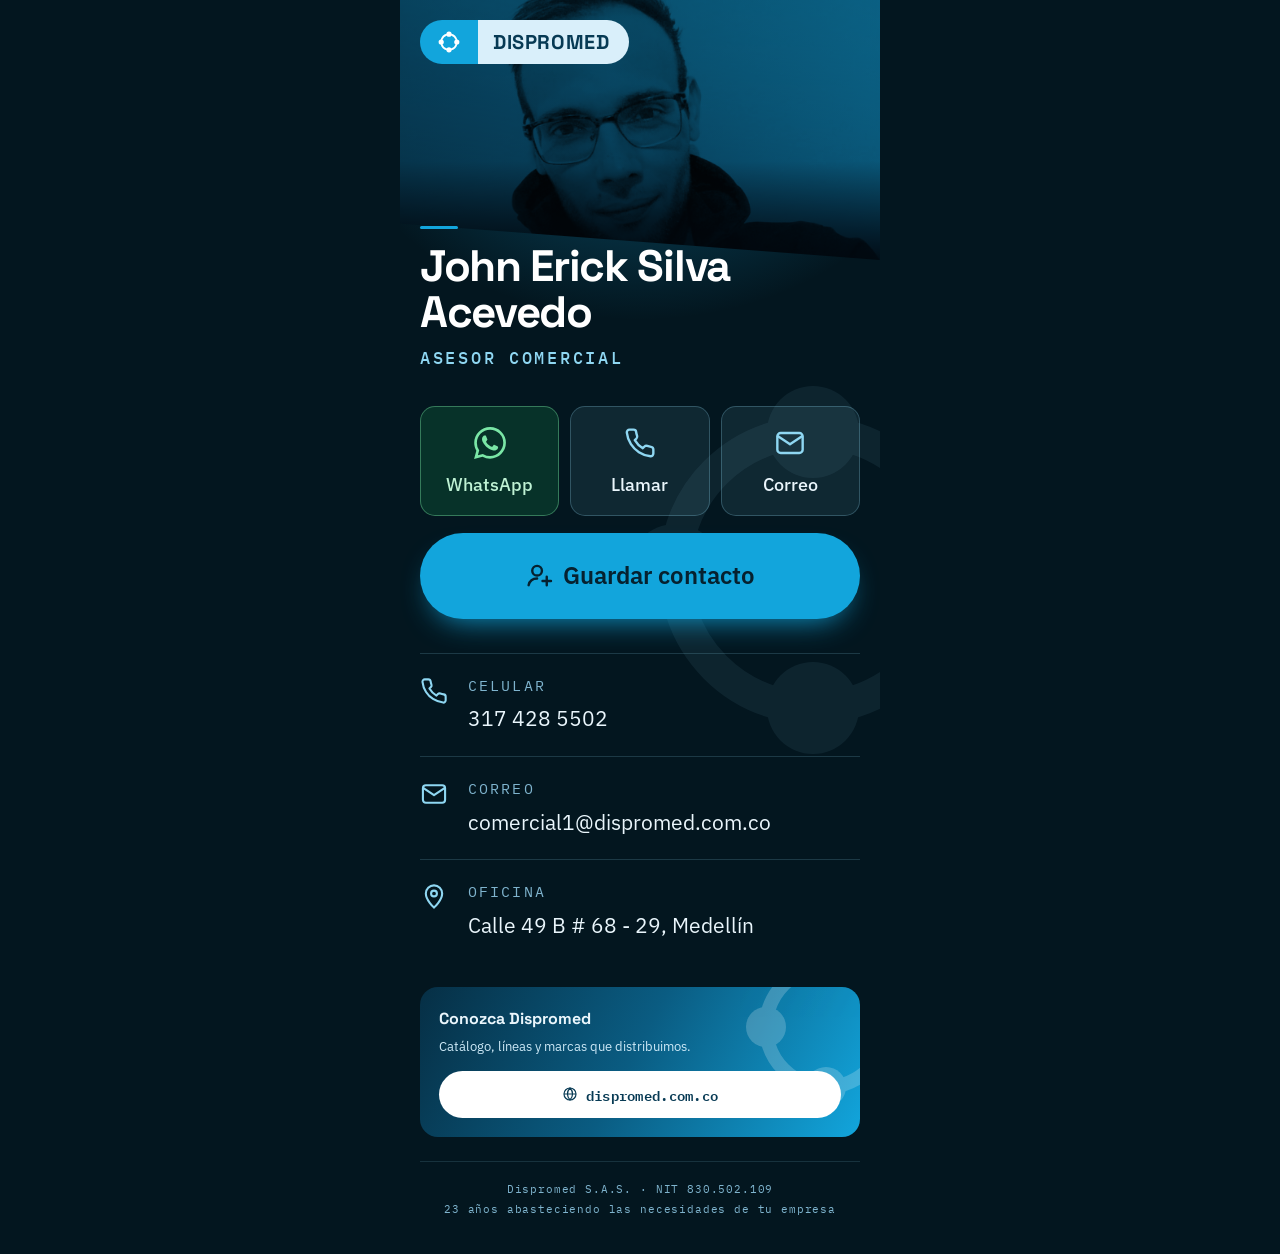
<file: tarjeta/john-silva/index.html>
<!doctype html>
<html lang="es-CO">
<head>
<meta charset="utf-8">
<meta name="viewport" content="width=device-width, initial-scale=1">
<title>John Erick Silva Acevedo — Dispromed</title>
<meta name="description" content="John Erick Silva Acevedo, Asesor Comercial de Dispromed. WhatsApp, llamada, correo y contacto para guardar.">
<meta name="robots" content="noindex">
<link rel="canonical" href="https://dispromed.com.co/tarjeta/john-silva/">

<meta name="theme-color" content="#03161F">
<link rel="icon" href="../../assets/img/favicon.svg" type="image/svg+xml">
<link rel="apple-touch-icon" href="../../assets/img/apple-touch-icon.png">

<link rel="preconnect" href="https://fonts.googleapis.com">
<link rel="preconnect" href="https://fonts.gstatic.com" crossorigin>
<link rel="stylesheet" href="https://fonts.googleapis.com/css2?family=Space+Grotesk:wght@500;700&family=IBM+Plex+Sans:wght@400;500;600&family=IBM+Plex+Mono:wght@400;500&display=swap">
<link rel="stylesheet" href="../../assets/css/main.css?v=15">
<link rel="stylesheet" href="../../assets/css/tarjeta.css?v=1">
<script defer src="../../assets/js/catalogo.js?v=2"></script>
</head>
<body class="tarjeta-page">

<!-- Glifos reutilizados de index.html (#ciclo/#whatsapp/#telefono/#correo,
     mismo trazo) + tres nuevos que solo usan estas páginas. -->
<svg width="0" height="0" style="position:absolute" aria-hidden="true" focusable="false">
  <symbol id="ciclo" viewBox="0 0 100 100">
    <g fill="none" stroke="currentColor" stroke-width="7" stroke-linecap="round">
      <path d="M 59.27 21.47 A 30 30 0 0 1 78.53 40.73"/>
      <path d="M 78.53 59.27 A 30 30 0 0 1 59.27 78.53"/>
      <path d="M 40.73 78.53 A 30 30 0 0 1 21.47 59.27"/>
      <path d="M 21.47 40.73 A 30 30 0 0 1 40.73 21.47"/>
    </g>
    <g fill="currentColor">
      <circle cx="50" cy="20" r="10"/><circle cx="80" cy="50" r="10"/>
      <circle cx="50" cy="80" r="10"/><circle cx="20" cy="50" r="10"/>
    </g>
  </symbol>
  <symbol id="whatsapp" viewBox="0 0 24 24">
    <path fill="currentColor" d="M17.472 14.382c-.297-.149-1.758-.867-2.03-.967-.273-.099-.471-.148-.67.15-.197.297-.767.966-.94 1.164-.173.199-.347.223-.644.075-.297-.15-1.255-.463-2.39-1.475-.883-.788-1.48-1.761-1.653-2.059-.173-.297-.018-.458.13-.606.134-.133.298-.347.446-.52.149-.174.198-.298.298-.497.099-.198.05-.371-.025-.52-.075-.149-.669-1.612-.916-2.207-.242-.579-.487-.5-.669-.51-.173-.008-.371-.01-.57-.01-.198 0-.52.074-.792.372-.272.297-1.04 1.016-1.04 2.479 0 1.462 1.065 2.875 1.213 3.074.149.198 2.096 3.2 5.077 4.487.709.306 1.262.489 1.694.625.712.227 1.36.195 1.871.118.571-.085 1.758-.719 2.006-1.413.248-.694.248-1.289.173-1.413-.074-.124-.272-.198-.57-.347m-5.421 7.403h-.004a9.87 9.87 0 0 1-5.031-1.378l-.361-.214-3.741.982.998-3.648-.235-.374a9.86 9.86 0 0 1-1.51-5.26c.001-5.45 4.436-9.884 9.888-9.884 2.64 0 5.122 1.03 6.988 2.898a9.825 9.825 0 0 1 2.893 6.994c-.003 5.45-4.437 9.884-9.885 9.884m8.413-18.297A11.815 11.815 0 0 0 12.05 0C5.495 0 .16 5.335.157 11.892c0 2.096.547 4.142 1.588 5.945L.057 24l6.305-1.654a11.882 11.882 0 0 0 5.683 1.448h.005c6.554 0 11.89-5.335 11.893-11.893a11.821 11.821 0 0 0-3.48-8.413Z"/>
  </symbol>
  <symbol id="telefono" viewBox="0 0 24 24">
    <path fill="none" stroke="currentColor" stroke-width="1.8" stroke-linecap="round" stroke-linejoin="round" d="M22 16.92v3a2 2 0 0 1-2.18 2 19.8 19.8 0 0 1-8.63-3.07 19.5 19.5 0 0 1-6-6A19.8 19.8 0 0 1 2.12 4.18 2 2 0 0 1 4.11 2h3a2 2 0 0 1 2 1.72c.13.96.36 1.9.7 2.81a2 2 0 0 1-.45 2.11L8.09 9.91a16 16 0 0 0 6 6l1.27-1.27a2 2 0 0 1 2.11-.45c.91.34 1.85.57 2.81.7A2 2 0 0 1 22 16.92Z"/>
  </symbol>
  <symbol id="correo" viewBox="0 0 24 24">
    <g fill="none" stroke="currentColor" stroke-width="1.8" stroke-linecap="round" stroke-linejoin="round">
      <rect x="2.5" y="4.5" width="19" height="15" rx="2.5"/><path d="m3 7 9 6 9-6"/>
    </g>
  </symbol>
  <symbol id="guardar" viewBox="0 0 24 24">
    <g fill="none" stroke="currentColor" stroke-width="2" stroke-linecap="round">
      <circle cx="10" cy="8" r="4"/><path d="M3 20c.8-3.5 3.6-5.5 7-5.5M18 13v7M14.5 16.5h7"/>
    </g>
  </symbol>
  <symbol id="ubicacion" viewBox="0 0 24 24">
    <g fill="none" stroke="currentColor" stroke-width="1.8">
      <path d="M12 21s7-6.2 7-12a7 7 0 0 0-14 0c0 5.8 7 12 7 12Z"/><circle cx="12" cy="9" r="2.5"/>
    </g>
  </symbol>
  <symbol id="web" viewBox="0 0 24 24">
    <g fill="none" stroke="currentColor" stroke-width="1.8">
      <circle cx="12" cy="12" r="9"/><path d="M3 12h18M12 3c2.5 2.6 3.8 5.7 3.8 9S14.5 18.4 12 21c-2.5-2.6-3.8-5.7-3.8-9S9.5 5.6 12 3Z"/>
    </g>
  </symbol>
</svg>

<main class="tarjeta" aria-label="Tarjeta de presentación de John Erick Silva Acevedo">
  <svg class="tarjeta__watermark" viewBox="0 0 100 100" aria-hidden="true" focusable="false"><use href="#ciclo"/></svg>
  <div class="tarjeta__portrait">
    <img src="../../assets/img/equipo/john-silva.jpg" width="1179" height="1161" alt="John Erick Silva Acevedo, Asesor Comercial de Dispromed" loading="eager">
    <div class="tarjeta__shade" aria-hidden="true"></div>
    <a class="tarjeta__brand" href="https://dispromed.com.co" aria-label="Ir a dispromed.com.co">
      <span class="logo logo--sm"><span class="logo__mark"><svg aria-hidden="true"><use href="#ciclo"/></svg></span><span class="logo__word">DISPROMED</span></span>
    </a>
  </div>

  <div class="tarjeta__id">
    <span class="tarjeta__tick" aria-hidden="true"></span>
    <h1>John Erick Silva<br>Acevedo</h1>
    <p class="tarjeta__role">Asesor Comercial</p>
  </div>

  <div class="tarjeta__acts">
    <a class="tarjeta__act tarjeta__act--wa" href="https://wa.me/573174285502?text=Hola%20John%2C%20te%20escribo%20desde%20tu%20tarjeta%20de%20Dispromed." target="_blank" rel="noopener"><svg aria-hidden="true"><use href="#whatsapp"/></svg>WhatsApp</a>
    <a class="tarjeta__act" href="tel:+573174285502"><svg aria-hidden="true"><use href="#telefono"/></svg>Llamar</a>
    <a class="tarjeta__act" href="mailto:comercial1@dispromed.com.co"><svg aria-hidden="true"><use href="#correo"/></svg>Correo</a>
  </div>

  <a class="tarjeta__save" href="john-silva.vcf" download="John Erick Silva Acevedo - Dispromed.vcf"><svg aria-hidden="true"><use href="#guardar"/></svg>Guardar contacto</a>

  <div class="tarjeta__rows">
    <a class="tarjeta__row" href="tel:+573174285502"><svg aria-hidden="true"><use href="#telefono"/></svg><span><small>Celular</small>317 428 5502</span></a>
    <a class="tarjeta__row" href="mailto:comercial1@dispromed.com.co"><svg aria-hidden="true"><use href="#correo"/></svg><span><small>Correo</small>comercial1@dispromed.com.co</span></a>
    <a class="tarjeta__row" href="https://www.google.com/maps/search/?api=1&amp;query=Calle+49B+%2368-29%2C+Medell%C3%ADn%2C+Antioquia" target="_blank" rel="noopener"><svg aria-hidden="true"><use href="#ubicacion"/></svg><span><small>Oficina</small>Calle 49 B # 68 - 29, Medellín</span></a>
  </div>

  <div class="tarjeta__promo">
    <svg class="tarjeta__ring" viewBox="0 0 100 100" aria-hidden="true"><use href="#ciclo"/></svg>
    <b>Conozca Dispromed</b>
    <p>Catálogo, líneas y marcas que distribuimos.</p>
    <a href="https://dispromed.com.co"><svg aria-hidden="true"><use href="#web"/></svg>dispromed.com.co</a>
  </div>

  <p class="tarjeta__foot">
    Dispromed S.A.S. · NIT 830.502.109<br>
    <span data-stat="anios" data-desde="2003-09-01">23</span> años abasteciendo las necesidades de tu empresa
  </p>
</main>

</body>
</html>
</file>
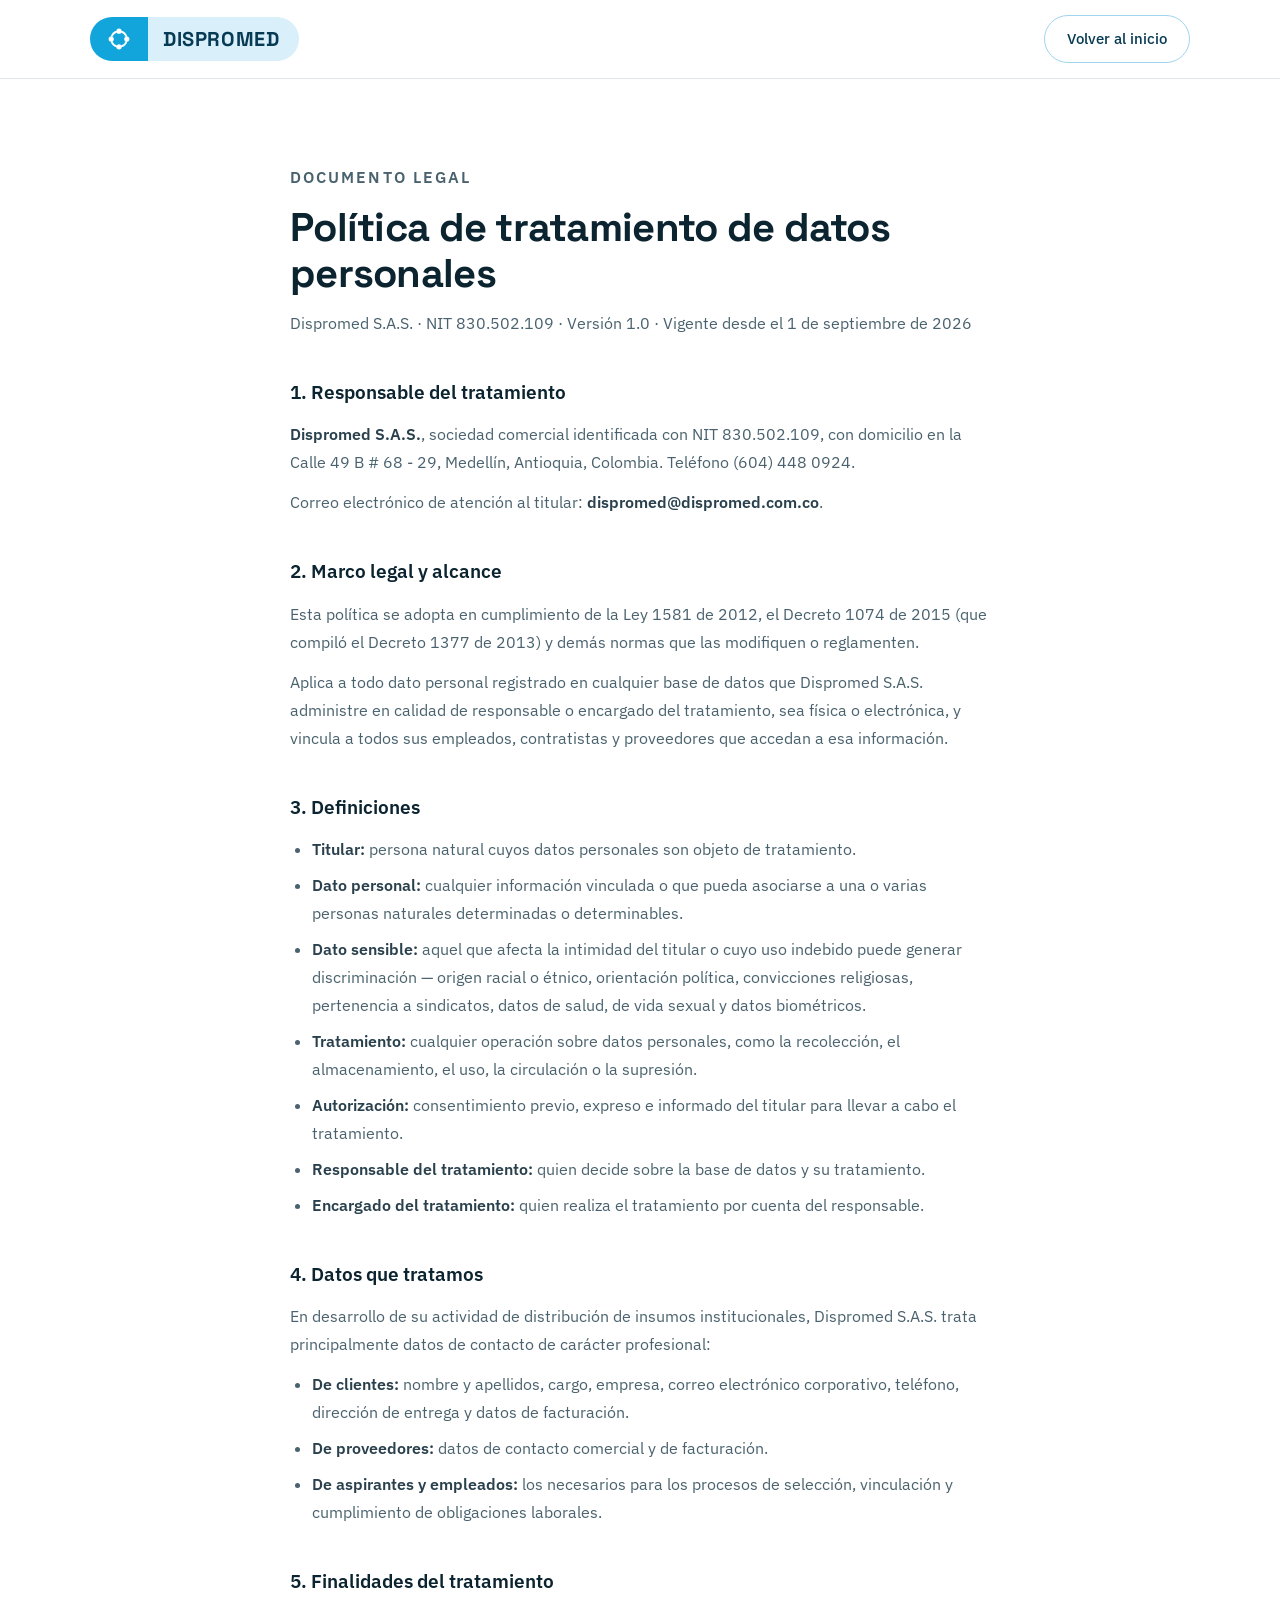
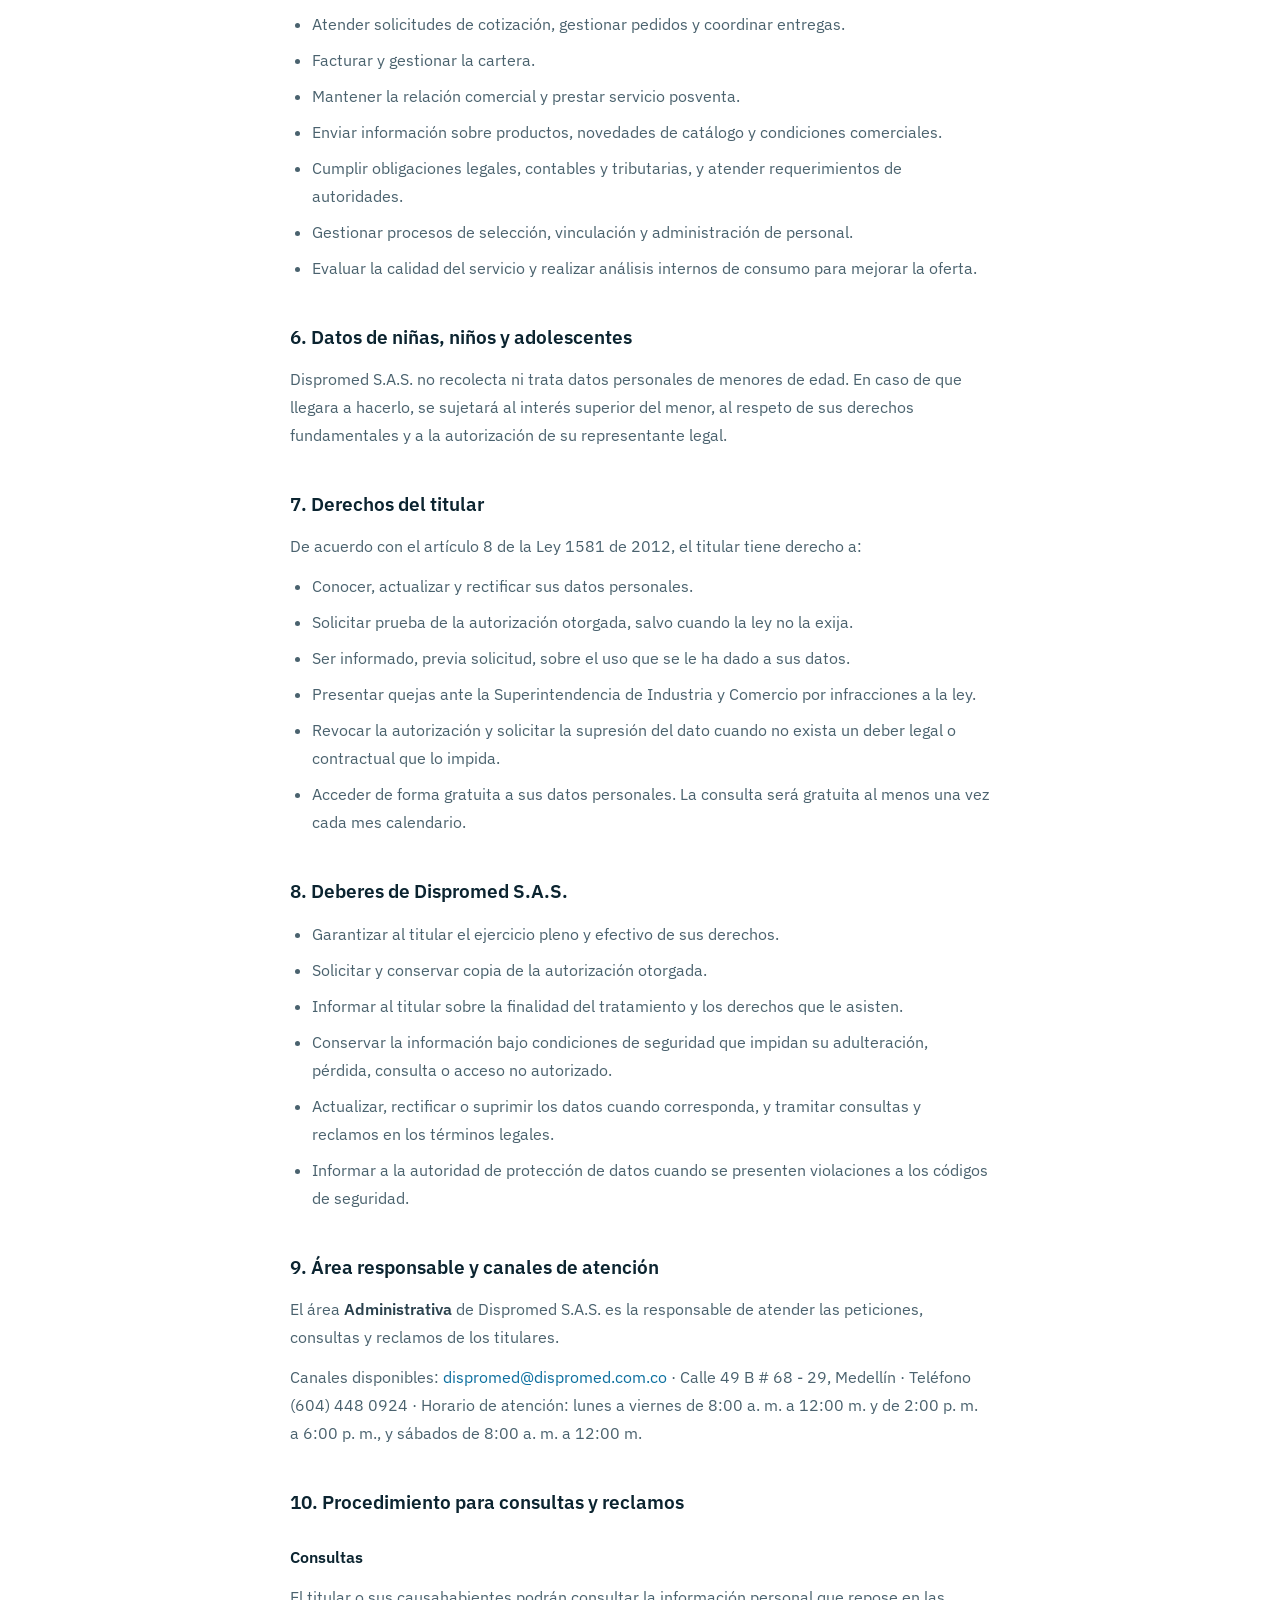
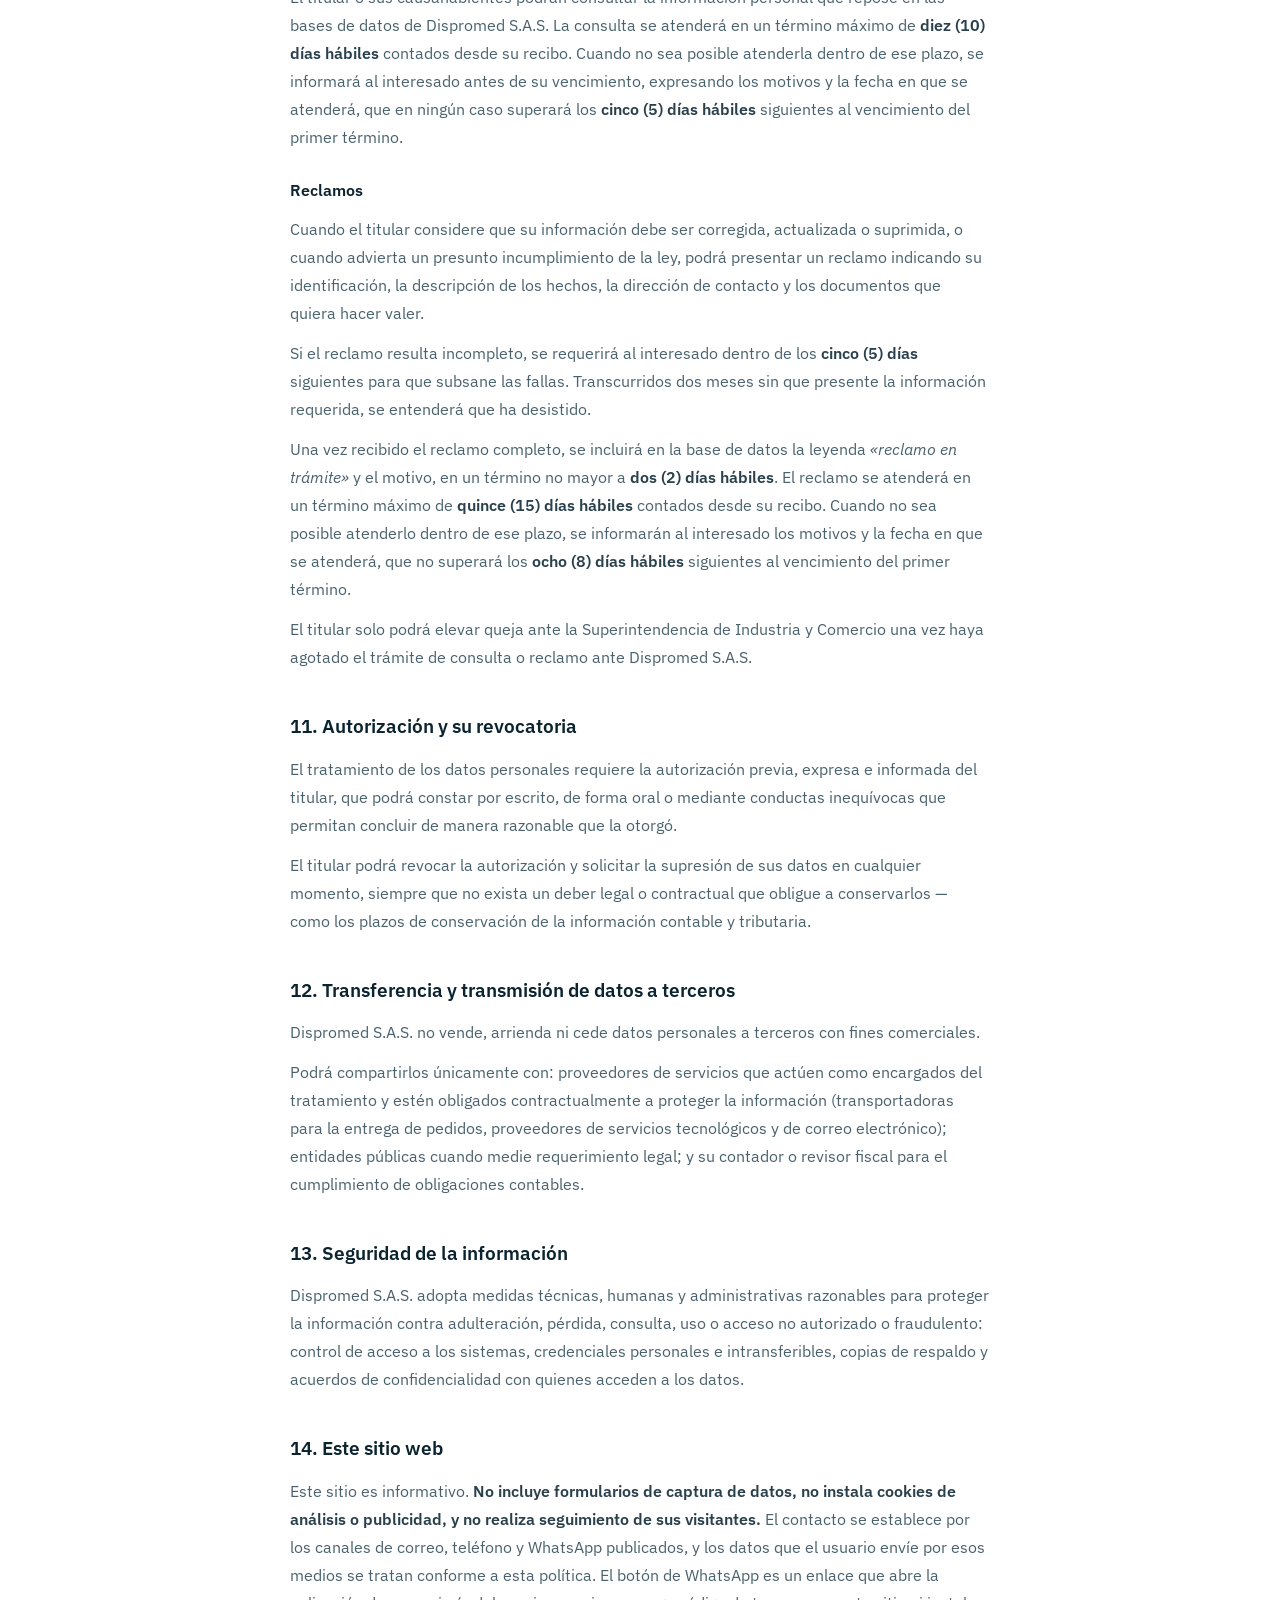
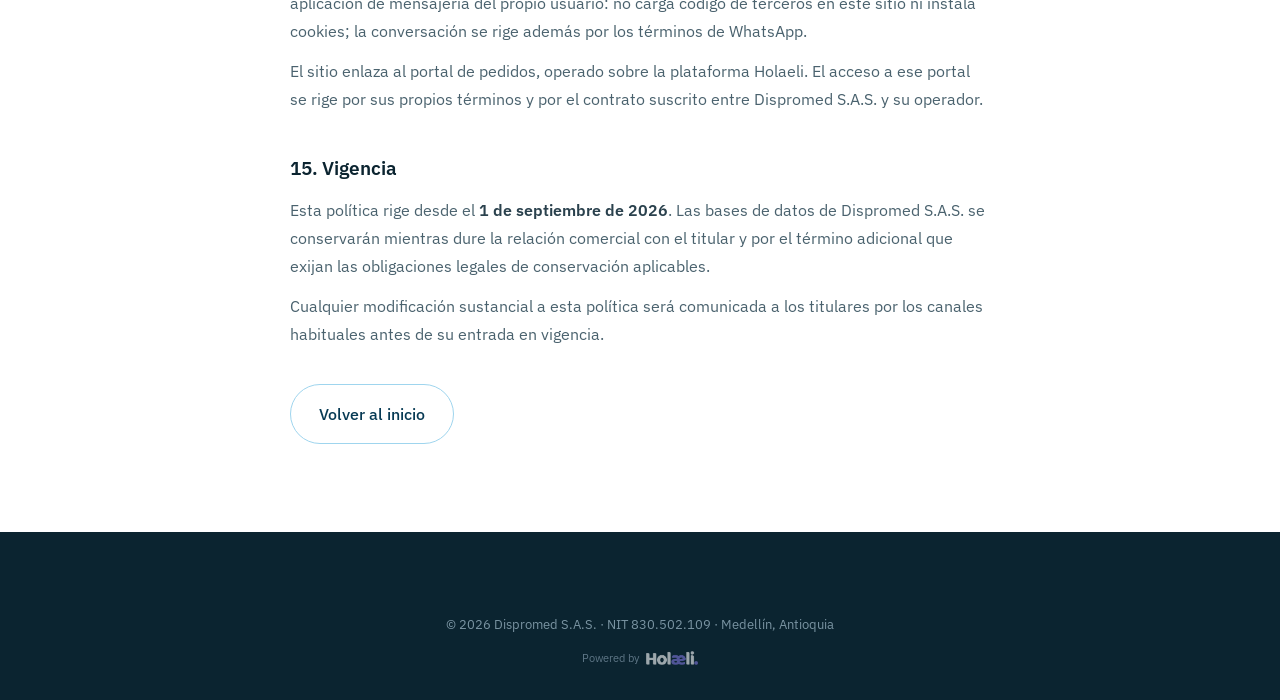
<file: politica-de-datos.html>
<!doctype html>
<html lang="es-CO">
<head>
<meta charset="utf-8">
<meta name="viewport" content="width=device-width, initial-scale=1">
<title>Política de tratamiento de datos personales — Dispromed S.A.S.</title>
<meta name="description" content="Política de tratamiento de datos personales de Dispromed S.A.S. conforme a la Ley 1581 de 2012 y el Decreto 1074 de 2015.">
<meta name="robots" content="noindex">
<link rel="icon" href="assets/img/favicon.svg" type="image/svg+xml">
<link rel="preconnect" href="https://fonts.googleapis.com">
<link rel="preconnect" href="https://fonts.gstatic.com" crossorigin>
<link rel="stylesheet" href="https://fonts.googleapis.com/css2?family=Space+Grotesk:wght@500;700&family=IBM+Plex+Sans:wght@400;500;600&display=swap">
<link rel="stylesheet" href="assets/css/main.css?v=15">
<script defer src="assets/js/efectos.js?v=1"></script>
</head>
<body>

<header class="site-header">
  <div class="wrap site-header__inner">
    <a class="logo" href="index.html" aria-label="Dispromed — inicio">
      <span class="logo__mark">
        <svg viewBox="0 0 100 100" aria-hidden="true" style="color:#fff">
          <g fill="none" stroke="currentColor" stroke-width="7" stroke-linecap="round">
            <path d="M 59.27 21.47 A 30 30 0 0 1 78.53 40.73"/><path d="M 78.53 59.27 A 30 30 0 0 1 59.27 78.53"/>
            <path d="M 40.73 78.53 A 30 30 0 0 1 21.47 59.27"/><path d="M 21.47 40.73 A 30 30 0 0 1 40.73 21.47"/>
          </g>
          <g fill="currentColor"><circle cx="50" cy="20" r="10"/><circle cx="80" cy="50" r="10"/><circle cx="50" cy="80" r="10"/><circle cx="20" cy="50" r="10"/></g>
        </svg>
      </span>
      <span class="logo__word">DISPROMED</span>
    </a>
    <div style="flex:1"></div>
    <a class="btn btn--outline btn--sm" href="index.html">Volver al inicio</a>
  </div>
</header>

<main class="wrap doc">

  <p class="eyebrow">Documento legal</p>
  <h1>Política de tratamiento de datos personales</h1>
  <p class="doc__meta">Dispromed S.A.S. · NIT 830.502.109 · Versión 1.0 · Vigente desde el 1 de septiembre de 2026</p>

  <h2>1. Responsable del tratamiento</h2>
  <p><strong>Dispromed S.A.S.</strong>, sociedad comercial identificada con NIT 830.502.109, con domicilio en la Calle 49 B # 68 - 29, Medellín, Antioquia, Colombia. Teléfono (604) 448 0924.</p>
  <p>Correo electrónico de atención al titular: <a href="mailto:dispromed@dispromed.com.co"><strong>dispromed@dispromed.com.co</strong></a>.</p>

  <h2>2. Marco legal y alcance</h2>
  <p>Esta política se adopta en cumplimiento de la Ley 1581 de 2012, el Decreto 1074 de 2015 (que compiló el Decreto 1377 de 2013) y demás normas que las modifiquen o reglamenten.</p>
  <p>Aplica a todo dato personal registrado en cualquier base de datos que Dispromed S.A.S. administre en calidad de responsable o encargado del tratamiento, sea física o electrónica, y vincula a todos sus empleados, contratistas y proveedores que accedan a esa información.</p>

  <h2>3. Definiciones</h2>
  <ul>
    <li><strong>Titular:</strong> persona natural cuyos datos personales son objeto de tratamiento.</li>
    <li><strong>Dato personal:</strong> cualquier información vinculada o que pueda asociarse a una o varias personas naturales determinadas o determinables.</li>
    <li><strong>Dato sensible:</strong> aquel que afecta la intimidad del titular o cuyo uso indebido puede generar discriminación — origen racial o étnico, orientación política, convicciones religiosas, pertenencia a sindicatos, datos de salud, de vida sexual y datos biométricos.</li>
    <li><strong>Tratamiento:</strong> cualquier operación sobre datos personales, como la recolección, el almacenamiento, el uso, la circulación o la supresión.</li>
    <li><strong>Autorización:</strong> consentimiento previo, expreso e informado del titular para llevar a cabo el tratamiento.</li>
    <li><strong>Responsable del tratamiento:</strong> quien decide sobre la base de datos y su tratamiento.</li>
    <li><strong>Encargado del tratamiento:</strong> quien realiza el tratamiento por cuenta del responsable.</li>
  </ul>

  <h2>4. Datos que tratamos</h2>
  <p>En desarrollo de su actividad de distribución de insumos institucionales, Dispromed S.A.S. trata principalmente datos de contacto de carácter profesional:</p>
  <ul>
    <li><strong>De clientes:</strong> nombre y apellidos, cargo, empresa, correo electrónico corporativo, teléfono, dirección de entrega y datos de facturación.</li>
    <li><strong>De proveedores:</strong> datos de contacto comercial y de facturación.</li>
    <li><strong>De aspirantes y empleados:</strong> los necesarios para los procesos de selección, vinculación y cumplimiento de obligaciones laborales.</li>
  </ul>

  <h2>5. Finalidades del tratamiento</h2>
  <ul>
    <li>Atender solicitudes de cotización, gestionar pedidos y coordinar entregas.</li>
    <li>Facturar y gestionar la cartera.</li>
    <li>Mantener la relación comercial y prestar servicio posventa.</li>
    <li>Enviar información sobre productos, novedades de catálogo y condiciones comerciales.</li>
    <li>Cumplir obligaciones legales, contables y tributarias, y atender requerimientos de autoridades.</li>
    <li>Gestionar procesos de selección, vinculación y administración de personal.</li>
    <li>Evaluar la calidad del servicio y realizar análisis internos de consumo para mejorar la oferta.</li>
  </ul>

  <h2>6. Datos de niñas, niños y adolescentes</h2>
  <p>Dispromed S.A.S. no recolecta ni trata datos personales de menores de edad. En caso de que llegara a hacerlo, se sujetará al interés superior del menor, al respeto de sus derechos fundamentales y a la autorización de su representante legal.</p>

  <h2>7. Derechos del titular</h2>
  <p>De acuerdo con el artículo 8 de la Ley 1581 de 2012, el titular tiene derecho a:</p>
  <ul>
    <li>Conocer, actualizar y rectificar sus datos personales.</li>
    <li>Solicitar prueba de la autorización otorgada, salvo cuando la ley no la exija.</li>
    <li>Ser informado, previa solicitud, sobre el uso que se le ha dado a sus datos.</li>
    <li>Presentar quejas ante la Superintendencia de Industria y Comercio por infracciones a la ley.</li>
    <li>Revocar la autorización y solicitar la supresión del dato cuando no exista un deber legal o contractual que lo impida.</li>
    <li>Acceder de forma gratuita a sus datos personales. La consulta será gratuita al menos una vez cada mes calendario.</li>
  </ul>

  <h2>8. Deberes de Dispromed S.A.S.</h2>
  <ul>
    <li>Garantizar al titular el ejercicio pleno y efectivo de sus derechos.</li>
    <li>Solicitar y conservar copia de la autorización otorgada.</li>
    <li>Informar al titular sobre la finalidad del tratamiento y los derechos que le asisten.</li>
    <li>Conservar la información bajo condiciones de seguridad que impidan su adulteración, pérdida, consulta o acceso no autorizado.</li>
    <li>Actualizar, rectificar o suprimir los datos cuando corresponda, y tramitar consultas y reclamos en los términos legales.</li>
    <li>Informar a la autoridad de protección de datos cuando se presenten violaciones a los códigos de seguridad.</li>
  </ul>

  <h2>9. Área responsable y canales de atención</h2>
  <p>El área <strong>Administrativa</strong> de Dispromed S.A.S. es la responsable de atender las peticiones, consultas y reclamos de los titulares.</p>
  <p>Canales disponibles: <a href="mailto:dispromed@dispromed.com.co">dispromed@dispromed.com.co</a> · Calle 49 B # 68 - 29, Medellín · Teléfono (604) 448 0924 · Horario de atención: lunes a viernes de 8:00 a.&nbsp;m. a 12:00 m. y de 2:00 p.&nbsp;m. a 6:00 p.&nbsp;m., y sábados de 8:00 a.&nbsp;m. a 12:00 m.</p>

  <h2>10. Procedimiento para consultas y reclamos</h2>

  <h3>Consultas</h3>
  <p>El titular o sus causahabientes podrán consultar la información personal que repose en las bases de datos de Dispromed S.A.S. La consulta se atenderá en un término máximo de <strong>diez (10) días hábiles</strong> contados desde su recibo. Cuando no sea posible atenderla dentro de ese plazo, se informará al interesado antes de su vencimiento, expresando los motivos y la fecha en que se atenderá, que en ningún caso superará los <strong>cinco (5) días hábiles</strong> siguientes al vencimiento del primer término.</p>

  <h3>Reclamos</h3>
  <p>Cuando el titular considere que su información debe ser corregida, actualizada o suprimida, o cuando advierta un presunto incumplimiento de la ley, podrá presentar un reclamo indicando su identificación, la descripción de los hechos, la dirección de contacto y los documentos que quiera hacer valer.</p>
  <p>Si el reclamo resulta incompleto, se requerirá al interesado dentro de los <strong>cinco (5) días</strong> siguientes para que subsane las fallas. Transcurridos dos meses sin que presente la información requerida, se entenderá que ha desistido.</p>
  <p>Una vez recibido el reclamo completo, se incluirá en la base de datos la leyenda <em>«reclamo en trámite»</em> y el motivo, en un término no mayor a <strong>dos (2) días hábiles</strong>. El reclamo se atenderá en un término máximo de <strong>quince (15) días hábiles</strong> contados desde su recibo. Cuando no sea posible atenderlo dentro de ese plazo, se informarán al interesado los motivos y la fecha en que se atenderá, que no superará los <strong>ocho (8) días hábiles</strong> siguientes al vencimiento del primer término.</p>
  <p>El titular solo podrá elevar queja ante la Superintendencia de Industria y Comercio una vez haya agotado el trámite de consulta o reclamo ante Dispromed S.A.S.</p>

  <h2>11. Autorización y su revocatoria</h2>
  <p>El tratamiento de los datos personales requiere la autorización previa, expresa e informada del titular, que podrá constar por escrito, de forma oral o mediante conductas inequívocas que permitan concluir de manera razonable que la otorgó.</p>
  <p>El titular podrá revocar la autorización y solicitar la supresión de sus datos en cualquier momento, siempre que no exista un deber legal o contractual que obligue a conservarlos — como los plazos de conservación de la información contable y tributaria.</p>

  <h2>12. Transferencia y transmisión de datos a terceros</h2>
  <p>Dispromed S.A.S. no vende, arrienda ni cede datos personales a terceros con fines comerciales.</p>
  <p>Podrá compartirlos únicamente con: proveedores de servicios que actúen como encargados del tratamiento y estén obligados contractualmente a proteger la información (transportadoras para la entrega de pedidos, proveedores de servicios tecnológicos y de correo electrónico); entidades públicas cuando medie requerimiento legal; y su contador o revisor fiscal para el cumplimiento de obligaciones contables.</p>

  <h2>13. Seguridad de la información</h2>
  <p>Dispromed S.A.S. adopta medidas técnicas, humanas y administrativas razonables para proteger la información contra adulteración, pérdida, consulta, uso o acceso no autorizado o fraudulento: control de acceso a los sistemas, credenciales personales e intransferibles, copias de respaldo y acuerdos de confidencialidad con quienes acceden a los datos.</p>

  <h2>14. Este sitio web</h2>
  <p>Este sitio es informativo. <strong>No incluye formularios de captura de datos, no instala cookies de análisis o publicidad, y no realiza seguimiento de sus visitantes.</strong> El contacto se establece por los canales de correo, teléfono y WhatsApp publicados, y los datos que el usuario envíe por esos medios se tratan conforme a esta política. El botón de WhatsApp es un enlace que abre la aplicación de mensajería del propio usuario: no carga código de terceros en este sitio ni instala cookies; la conversación se rige además por los términos de WhatsApp.</p>
  <p>El sitio enlaza al portal de pedidos, operado sobre la plataforma Holaeli. El acceso a ese portal se rige por sus propios términos y por el contrato suscrito entre Dispromed S.A.S. y su operador.</p>

  <h2>15. Vigencia</h2>
  <p>Esta política rige desde el <strong>1 de septiembre de 2026</strong>. Las bases de datos de Dispromed S.A.S. se conservarán mientras dure la relación comercial con el titular y por el término adicional que exijan las obligaciones legales de conservación aplicables.</p>
  <p>Cualquier modificación sustancial a esta política será comunicada a los titulares por los canales habituales antes de su entrada en vigencia.</p>

  <p style="margin-top:36px"><a class="btn btn--outline" href="index.html">Volver al inicio</a></p>

</main>

<footer class="site-footer">
  <div class="wrap">
    <div class="site-footer__legal" style="border-top:0;margin-top:0">
      <span>© 2026 Dispromed S.A.S. · NIT 830.502.109 · Medellín, Antioquia</span>
      <span class="powered">Powered by
        <a href="https://holaeli.app" target="_blank" rel="noopener"><img src="assets/img/holaeli-wordmark-white.png" width="53" height="14" alt="Holaeli" loading="lazy"></a>
      </span>
    </div>
  </div>
</footer>

</body>
</html>
</file>
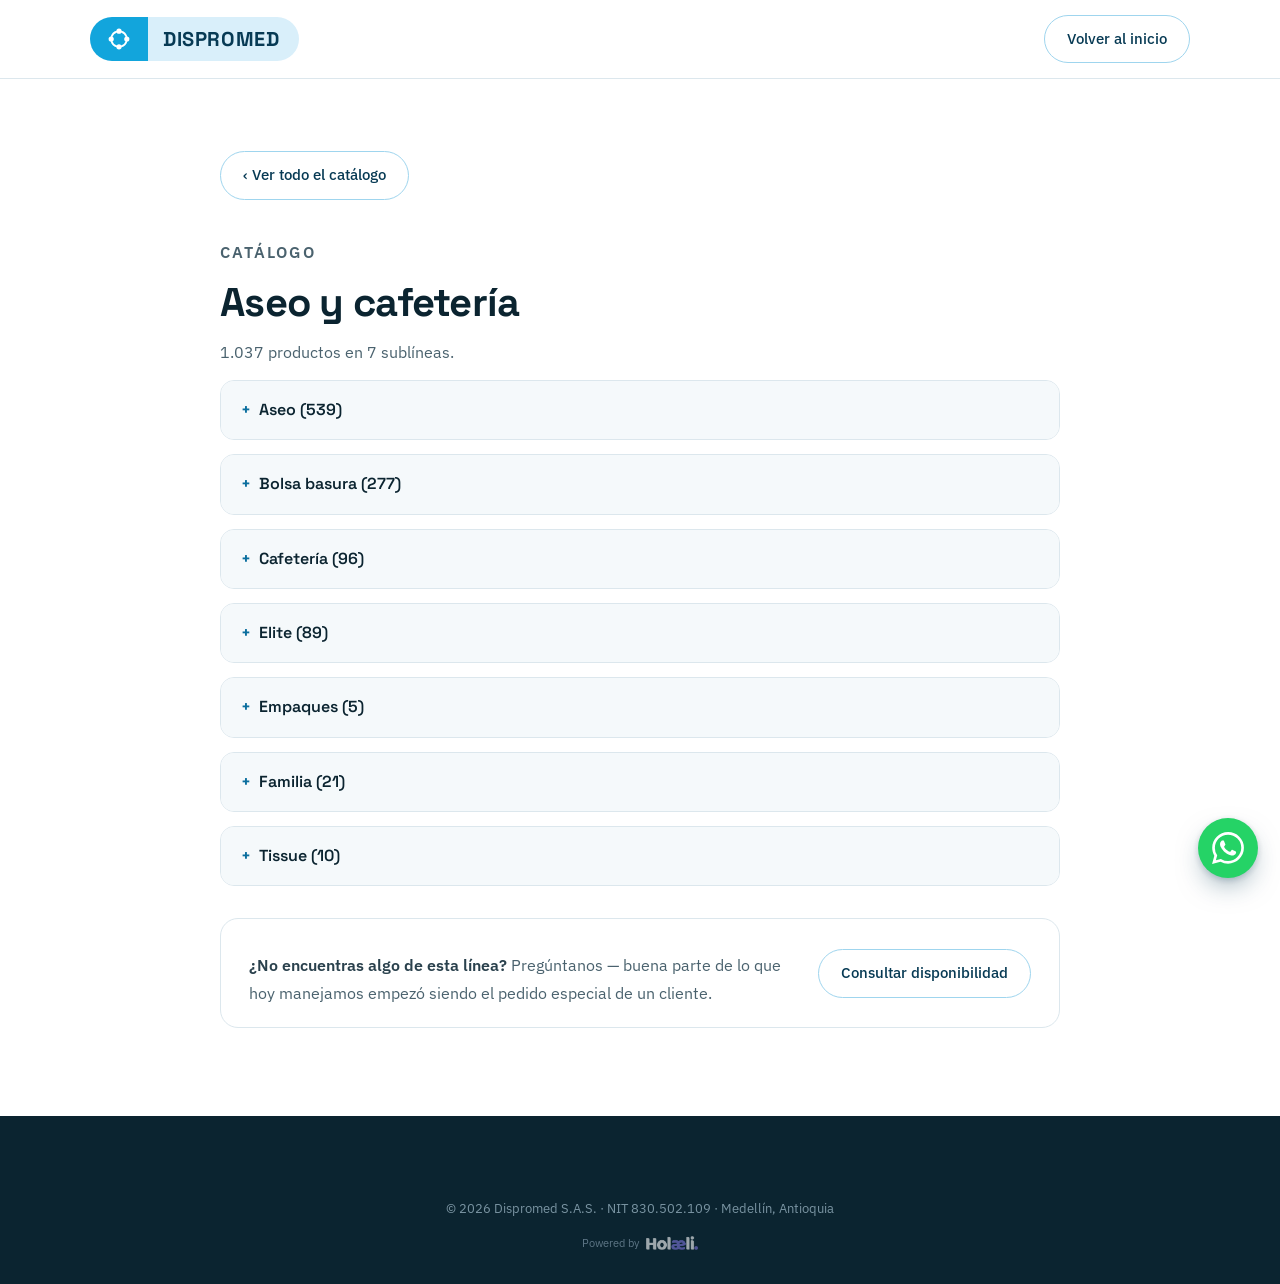
<file: catalogo/aseo-y-cafeteria.html>
<!doctype html>
<html lang="es-CO">
<head>
<meta charset="utf-8">
<meta name="viewport" content="width=device-width, initial-scale=1">
<title>Aseo y cafetería — Catálogo Dispromed</title>
<meta name="description" content="Aseo y cafetería — 1.037 productos en 7 sublíneas. Distribución de insumos institucionales, Dispromed S.A.S.">
<link rel="canonical" href="https://dispromed.com.co/catalogo/aseo-y-cafeteria.html">
<link rel="icon" href="../assets/img/favicon.svg" type="image/svg+xml">
<link rel="preconnect" href="https://fonts.googleapis.com">
<link rel="preconnect" href="https://fonts.gstatic.com" crossorigin>
<link rel="stylesheet" href="https://fonts.googleapis.com/css2?family=Space+Grotesk:wght@500;700&family=IBM+Plex+Sans:wght@400;500;600&display=swap">
<link rel="stylesheet" href="../assets/css/main.css?v=15">
<script defer src="../assets/js/catalogo.js?v=2"></script>
<script defer src="../assets/js/efectos.js?v=1"></script>
</head>
<body>
<header class="site-header">
  <div class="wrap site-header__inner">
    <a class="logo" href="../index.html" aria-label="Dispromed — inicio">
      <span class="logo__mark">
        <svg viewBox="0 0 100 100" aria-hidden="true" style="color:#fff">
          <g fill="none" stroke="currentColor" stroke-width="7" stroke-linecap="round">
            <path d="M 59.27 21.47 A 30 30 0 0 1 78.53 40.73"/><path d="M 78.53 59.27 A 30 30 0 0 1 59.27 78.53"/>
            <path d="M 40.73 78.53 A 30 30 0 0 1 21.47 59.27"/><path d="M 21.47 40.73 A 30 30 0 0 1 40.73 21.47"/>
          </g>
          <g fill="currentColor"><circle cx="50" cy="20" r="10"/><circle cx="80" cy="50" r="10"/><circle cx="50" cy="80" r="10"/><circle cx="20" cy="50" r="10"/></g>
        </svg>
      </span>
      <span class="logo__word">DISPROMED</span>
    </a>
    <div style="flex:1"></div>
    <a class="btn btn--outline btn--sm" href="../index.html">Volver al inicio</a>
  </div>
</header>

<main class="wrap doc" style="max-width:920px">
  <a class="btn btn--outline btn--sm cat-volver" href="index.html">‹ Ver todo el catálogo</a>
  <p class="eyebrow">Catálogo</p>
  <h1>Aseo y cafetería</h1>
  <p class="doc__meta">1.037 productos en 7 sublíneas.</p>

    <details class="cat-grupo" id="aseo">
      <summary>Aseo (539)</summary>
    <div class="cat-tabla-wrap">
    <table class="cat-tabla">
      <thead><tr><th>Código</th><th>Descripción</th><th>Unidad</th></tr></thead>
      <tbody>
      <tr><td>2797</td><td>ACEITE CRISTAL USP X 1.900 ML</td><td>Botella</td></tr>
      <tr><td>2953</td><td>ACIDO NITRICO 60% X KL</td><td>Bolsa</td></tr>
      <tr><td>2296</td><td>ACIDO NITRICO X 3.800 CC</td><td>Galon</td></tr>
      <tr><td>2471</td><td>ACIDO OXALICO X 1 KG</td><td>Bolsa</td></tr>
      <tr><td>3170</td><td>ACIDO OXALICO X 3.800 GR</td><td>Bolsa</td></tr>
      <tr><td>3193</td><td>ACONDICIONADOR DE CABELLO X 2 LT</td><td>Botella</td></tr>
      <tr><td>2833</td><td>AGUA DESIONIZADA X 19 KG</td><td>Caneca</td></tr>
      <tr><td>2769</td><td>AJAX BICARBONATO LIQUIDO X 2.000 ML</td><td>Botella</td></tr>
      <tr><td>2658</td><td>AJAX BICARBONATO LIQUIDO X 3.000 ML</td><td>Galon</td></tr>
      <tr><td>3677</td><td>ALCOHOL ANTISEPTICO GLICERINADO X 1.000 ML BERHLAN</td><td>Litro</td></tr>
      <tr><td>3670</td><td>ALCOHOL ANTISEPTICO X 19 LT BERHLAN</td><td>Caneca</td></tr>
      <tr><td>3566</td><td>ALCOHOL ETILICO AL 70 % X 1.000 ML BERHLAN</td><td>Litro</td></tr>
      <tr><td>3671</td><td>ALCOHOL ETILICO AL 70 % X 19.000 ML BMAX</td><td>Caneca</td></tr>
      <tr><td>3567</td><td>ALCOHOL ETILICO AL 70 % X 4.000 ML BERHLAN</td><td>Galon</td></tr>
      <tr><td>3020</td><td>ALCOHOL ETILICO AL 90 % X 1.900 ML</td><td>Botella</td></tr>
      <tr><td>3163</td><td>ALCOHOL ETILICO AL 96 % X 1.900 ML</td><td>Botella</td></tr>
      <tr><td>2984</td><td>ALCOHOL INDUSTRIAL AL 96 % X 19 LT</td><td>Caneca</td></tr>
      <tr><td>2841</td><td>AMBIENTADOR AEROSOL AIRWICK X 250 ML</td><td>Unidad</td></tr>
      <tr><td>1969</td><td>AMBIENTADOR AIRE X 3.800 ML FRUIT DYILOP</td><td>Galon</td></tr>
      <tr><td>2139</td><td>AMBIENTADOR AIRES X 250 ML PARAISO FLORAL BERHLAN</td><td>Botella</td></tr>
      <tr><td>1987</td><td>AMBIENTADOR AIRES X 3.800 ML AMANECER FRUTAL BERHLAN</td><td>Galon</td></tr>
      <tr><td>3664</td><td>AMBIENTADOR AIRES X 3.800 ML DELICIA SILVESTRE BERHLAN</td><td>Galon</td></tr>
      <tr><td>1622</td><td>AMBIENTADOR BONAIRE VARITA</td><td>Unidad</td></tr>
      <tr><td>3401</td><td>AMBIENTADOR BONAIRE X 25 ML REPUESTO</td><td>Unidad</td></tr>
      <tr><td>2825</td><td>AMBIENTADOR BONAIRE X 250 ML REPUESTO</td><td>Frasco</td></tr>
      <tr><td>1958</td><td>AMBIENTADOR BONAIRE X 400 ML</td><td>Frasco</td></tr>
      <tr><td>2457</td><td>AMBIENTADOR BRIZZE X 360 ML</td><td>Unidad</td></tr>
      <tr><td>2994</td><td>AMBIENTADOR ELECTRICO BONAIRE X 25 ML</td><td>Unidad</td></tr>
      <tr><td>2995</td><td>AMBIENTADOR ELECTRICO BRIZZE X 20 ML</td><td>Unidad</td></tr>
      <tr><td>3016</td><td>AMBIENTADOR FABULOSO X 2.000 ML</td><td>Botella</td></tr>
      <tr><td>2353</td><td>AMBIENTADOR FABULOSO X 5 LTS</td><td>Galon</td></tr>
      <tr><td>3592</td><td>AMBIENTADOR GLADE GEL X 70 GR</td><td>Unidad</td></tr>
      <tr><td>2845</td><td>AMBIENTADOR GLADE X 400 ML</td><td>Unidad</td></tr>
      <tr><td>1716</td><td>AMBIENTADOR INDUSTRIAL X GALON 3.785 ML</td><td>Galon</td></tr>
      <tr><td>2909</td><td>AMBIENTADOR LIQUIDO X 3.800 ML BMAX</td><td>Galon</td></tr>
      <tr><td>1379</td><td>AMBIENTADOR PASTA MAGISTRAL</td><td>Unidad</td></tr>
      <tr><td>2813</td><td>AMBIENTADOR REPUESTO GLADE 21 ML</td><td>Unidad</td></tr>
      <tr><td>3317</td><td>AMBIENTADOR REPUESTO GLADE 270 ML</td><td>Frasco</td></tr>
      <tr><td>1335</td><td>AMBIENTADOR REPUESTO GLADE 8 GR</td><td>Unidad</td></tr>
      <tr><td>2846</td><td>AMBIENTADOR X 19 LT BMAX</td><td>Caneca</td></tr>
      <tr><td>3749</td><td>ARAGAN COMPLETO DE 40 CM CON MICROFIBRA</td><td>Unidad</td></tr>
      <tr><td>3750</td><td>ARAGAN COMPLETO DE 60 CM CON MOPA</td><td>Unidad</td></tr>
      <tr><td>3791</td><td>ARAGAN COMPLETO DE 80 CM CON MOPA</td><td>Unidad</td></tr>
      <tr><td>2096</td><td>ARAGAN METALICO 50 CM ARMAZON</td><td>Unidad</td></tr>
      <tr><td>2099</td><td>ARAGAN METALICO 80 CM ARMAZON</td><td>Unidad</td></tr>
      <tr><td>2796</td><td>AROMATICA HINDU FRUTOS SURTIDOS CAJA X 20 UN</td><td>Caja</td></tr>
      <tr><td>2828</td><td>ARROZ X LIBRA</td><td>Libras</td></tr>
      <tr><td>1360</td><td>ATOMIZADOR PLASTICO CON ALCOHOL ETILICO AL 70% DE 120 ML</td><td>Unidad</td></tr>
      <tr><td>1430</td><td>ATOMIZADOR PLASTICO DE 1000 CC</td><td>Unidad</td></tr>
      <tr><td>1004</td><td>ATOMIZADOR PLASTICO DE 250 CC</td><td>Unidad</td></tr>
      <tr><td>1681</td><td>ATOMIZADOR PLASTICO DE 500 CC</td><td>Unidad</td></tr>
      <tr><td>2134</td><td>ATOMIZADOR PLASTICO DE 750 CC</td><td>Unidad</td></tr>
      <tr><td>2467</td><td>AZUCAR BLANCA X 5 KL</td><td>Paquete</td></tr>
      <tr><td>2829</td><td>AZUCAR BLANCA X 50 KL</td><td>Bulto</td></tr>
      <tr><td>3429</td><td>AZUFRE EN POLVO X 500 GR</td><td>Libras</td></tr>
      <tr><td>1981</td><td>BALDE PLASTICO 10 LT</td><td>Unidad</td></tr>
      <tr><td>3860</td><td>BALDE PLASTICO 10 LT CON ESCURRIDOR</td><td>Unidad</td></tr>
      <tr><td>1852</td><td>BALDE PLASTICO 12 LT</td><td>Unidad</td></tr>
      <tr><td>2534</td><td>BALDE PLASTICO 12 LT CON ESCURRIDOR</td><td>Unidad</td></tr>
      <tr><td>3797</td><td>BALDE PLASTICO 16 LT CON ESCURRIDOR</td><td>Unidad</td></tr>
      <tr><td>2527</td><td>BALDE PLASTICO 30 LT CON ESCURRIDOR</td><td>Unidad</td></tr>
      <tr><td>3868</td><td>BETUN LIQUIDO AUTOBRILLANTE X 60 ML</td><td>Unidad</td></tr>
      <tr><td>3854</td><td>BETUN PASTA X 65 GR</td><td>Unidad</td></tr>
      <tr><td>2665</td><td>BIBERON NEONATOS</td><td>Unidad</td></tr>
      <tr><td>2817</td><td>BICARBONATO DE SODIO X 500 GR</td><td>Libras</td></tr>
      <tr><td>3045</td><td>BLANQUEADOR AL 5.25 % X 1.000 ML BMAX</td><td>Botella</td></tr>
      <tr><td>1917</td><td>BLANQUEADOR AL 5.25 % X 19 LT BMAX</td><td>Caneca</td></tr>
      <tr><td>1962</td><td>BLANQUEADOR AL 5.25 % X 3.800 ML BMAX</td><td>Galon</td></tr>
      <tr><td>2323</td><td>BLANQUEADOR AL 5.25 % X 3.800 ML TAKTAX</td><td>Galon</td></tr>
      <tr><td>2669</td><td>BLANQUEADOR AL 6 % X 20 LT WAS</td><td>Caneca</td></tr>
      <tr><td>1789</td><td>BLANQUEADOR AL 6 % X 4 LT WAS</td><td>Botella</td></tr>
      <tr><td>1707</td><td>BLANQUEADOR AL 6% X 1.8 LT WAS</td><td>Botella</td></tr>
      <tr><td>3649</td><td>BLANQUEADOR OXIGENADO OXYFOOT II X 20 KG</td><td>Bulto</td></tr>
      <tr><td>2035</td><td>BLANQUITEX AL 5.25 % X 19 LT BERHLAN</td><td>Caneca</td></tr>
      <tr><td>2335</td><td>BLANQUITEX AL 5.25 % X 3.800 ML BERHLAN</td><td>Galon</td></tr>
      <tr><td>1890</td><td>BONDI CLOROGEL NATURAL X 950 ML</td><td>Botella</td></tr>
      <tr><td>3857</td><td>BRILLA KING ANTI HONGOS X 500 ML</td><td>Frasco</td></tr>
      <tr><td>2575</td><td>BRILLA METAL X 25O GR</td><td>Unidad</td></tr>
      <tr><td>3810</td><td>BRILLA METAL X 50 GR</td><td>Unidad</td></tr>
      <tr><td>3145</td><td>BRILLADOR DE LLANTAS MORITA X 1.000 ML BMAX</td><td>Botella</td></tr>
      <tr><td>3189</td><td>BRILLADOR DE LLANTAS MORITA X 500 ML BMAX</td><td>Frasco</td></tr>
      <tr><td>1871</td><td>CABO ALUMINIO 0.75 MT</td><td>Unidad</td></tr>
      <tr><td>2800</td><td>CABO ALUMINIO 1.40 MT</td><td>Unidad</td></tr>
      <tr><td>2273</td><td>CABO MADERA 1.40 MT CON TAPON Y ADAPTADOR</td><td>Unidad</td></tr>
      <tr><td>1865</td><td>CABO METALICO 1.40 MT PINTURA ELECTROSTATICA</td><td>Unidad</td></tr>
      <tr><td>2651</td><td>CABO METALICO REPARADO</td><td>Unidad</td></tr>
      <tr><td>1999</td><td>CAFE INSTANTANEO X 500 GRS</td><td>Libras</td></tr>
      <tr><td>3174</td><td>CANASTA METALICA MEDIANA CON CAPACHO</td><td>Unidad</td></tr>
      <tr><td>3448</td><td>CANASTILLA INDUSTRIAL ROMBOS 60 X 40 X 41 CM GRIS</td><td>Unidad</td></tr>
      <tr><td>3220</td><td>CANECA REDONDA AZUL 160 LT C/TAPA</td><td>Unidad</td></tr>
      <tr><td>3426</td><td>CANECA REDONDA AZUL 20 LT CON TAPA</td><td>Unidad</td></tr>
      <tr><td>2643</td><td>CANECA REDONDA GRIS 100 LT CON TAPA</td><td>Unidad</td></tr>
      <tr><td>3549</td><td>CANECA REDONDA ROJA 160 LT C/TAPA</td><td>Unidad</td></tr>
      <tr><td>2600</td><td>CANECA REDONDA ROJA 60 LT CON TAPA</td><td>Unidad</td></tr>
      <tr><td>3580</td><td>CANECA REDONDA VERDE 120 LT CON TAPA</td><td>Unidad</td></tr>
      <tr><td>3405</td><td>CARBONATO DE MAGNESIO X 250 GR</td><td>Paquete</td></tr>
      <tr><td>3434</td><td>CEPIILO MEGA CARRETERO CERDA DURA CON CABO</td><td>Unidad</td></tr>
      <tr><td>3838</td><td>CEPILLO BRILLA CALZADO TODOS</td><td>Unidad</td></tr>
      <tr><td>2680</td><td>CEPILLO DE ALAMBRE PARA PISO CABO MADERA</td><td>Unidad</td></tr>
      <tr><td>2701</td><td>CEPILLO DE MANO CERDA DE ALAMBRE</td><td>Unidad</td></tr>
      <tr><td>3008</td><td>CEPILLO DE MANO ESQUINERO CERDA ALAMBRE LARGO</td><td>Unidad</td></tr>
      <tr><td>1845</td><td>CEPILLO DE MANO TIPO PLANCHA</td><td>Unidad</td></tr>
      <tr><td>1870</td><td>CEPILLO DURO OBLICUO 10&quot; CON BANDA DE CAUCHO REPUESTO</td><td>Unidad</td></tr>
      <tr><td>3180</td><td>CEPILLO ESQUINERO MANGO LARGO</td><td>Unidad</td></tr>
      <tr><td>2055</td><td>CEPILLO ESQUINERO PEQUEÑO</td><td>Unidad</td></tr>
      <tr><td>1940</td><td>CEPILLO PARA BAÑO TODOS</td><td>Unidad</td></tr>
      <tr><td>3816</td><td>CEPILLO PARA CALLE 1014 FULLER CON BANDA C/C</td><td>Unidad</td></tr>
      <tr><td>1748</td><td>CEPILLO PARA PISO CON BANDA 10&quot; REPUESTO</td><td>Unidad</td></tr>
      <tr><td>3532</td><td>CEPILLO PARA PISO CON BANDA CABO DE MADERA</td><td>Unidad</td></tr>
      <tr><td>2337</td><td>CEPILLO PARA PISO SIN BANDA CABO MADERA</td><td>Unidad</td></tr>
      <tr><td>3844</td><td>CEPILLO PARA PISO SIN BANDA REPUESTO</td><td>Unidad</td></tr>
      <tr><td>3154</td><td>CEPILLO SACUDIDOR DE FIBRAS LARGAS</td><td>Unidad</td></tr>
      <tr><td>2683</td><td>CERA MANSION X 2.000 ML BLANCA</td><td>Unidad</td></tr>
      <tr><td>3002</td><td>CERA MANSION X 800 ML BLANCA</td><td>Bolsa</td></tr>
      <tr><td>2211</td><td>CERA ROJA PARA PISOS X 800 GRS</td><td>Unidad</td></tr>
      <tr><td>1804</td><td>CHAMPU PANTENE 400 ML</td><td>Unidad</td></tr>
      <tr><td>1715</td><td>CHAMPU PARA MANOS EN CUÑETE</td><td>Unidad</td></tr>
      <tr><td>2020</td><td>CHOCOLATINA JET Nº 1 PAQ X 50 UN</td><td>Paquete</td></tr>
      <tr><td>2703</td><td>CHUPA PARA BAÑO CON CABO</td><td>Unidad</td></tr>
      <tr><td>3157</td><td>CITRONELA X 500 CC</td><td>Botella</td></tr>
      <tr><td>2306</td><td>CLORO EN PASTA X KILO</td><td>Kilos</td></tr>
      <tr><td>3361</td><td>CLORO GRANULADO AL 91% X KL</td><td>Bolsa</td></tr>
      <tr><td>3674</td><td>CLORO GRANULAR PURICLOR AL 70% X 40 KL</td><td>Caneca</td></tr>
      <tr><td>3144</td><td>CLOROX X 3.800 ML</td><td>Galon</td></tr>
      <tr><td>3840</td><td>CLORURO DE BENZALCONIO X 1.000 ML BMAX</td><td>Botella</td></tr>
      <tr><td>3560</td><td>CLORURO DE BENZALCONIO X 20 LT BMAX</td><td>Caneca</td></tr>
      <tr><td>3561</td><td>CLORURO DE BENZALCONIO X 3.800 ML BMAX</td><td>Galon</td></tr>
      <tr><td>3602</td><td>COLADOR PLASTICO N° 25</td><td>Unidad</td></tr>
      <tr><td>3739</td><td>CONTENEDOR 120 LT BLANCO TAPA TIPO CUPULA</td><td>Unidad</td></tr>
      <tr><td>3620</td><td>CONTENEDOR 120 LT NEGRO TAPA TIPO CUPULA</td><td>Unidad</td></tr>
      <tr><td>3669</td><td>CONTENEDOR 120 LT ROJO TAPA TIPO CUPULA</td><td>Unidad</td></tr>
      <tr><td>3490</td><td>CONTENEDOR 120 LT VERDE TAPA TIPO CUPULA</td><td>Unidad</td></tr>
      <tr><td>3071</td><td>CONTENEDOR CON RUEDAS 120 LT ROJO CON TAPA</td><td>Unidad</td></tr>
      <tr><td>1983</td><td>CONTENEDOR CON RUEDAS 121 LT NEGRO CON TAPA</td><td>Unidad</td></tr>
      <tr><td>2546</td><td>CONTENEDOR CON RUEDAS 170 LT</td><td>Unidad</td></tr>
      <tr><td>3329</td><td>CONTENEDOR CON RUEDAS 180 LT GRIS</td><td>Unidad</td></tr>
      <tr><td>3140</td><td>CONTENEDOR CON RUEDAS 240 LT VERDE CON TAPA</td><td>Unidad</td></tr>
      <tr><td>1427</td><td>CORTINA PLASTICA PARA BAÑO</td><td>Unidad</td></tr>
      <tr><td>1717</td><td>CREMA DESMANCHADORA FROTEX X 1000 GR</td><td>Unidad</td></tr>
      <tr><td>1881</td><td>CREMA DESMANCHADORA FROTEX X 250 GR</td><td>Unidad</td></tr>
      <tr><td>2151</td><td>CREMA DESMANCHADORA FROTEX X 550 GR</td><td>Unidad</td></tr>
      <tr><td>3360</td><td>CRESO PURO CREOLINA X 1.900 ML</td><td>Botella</td></tr>
      <tr><td>3226</td><td>CRESO PURO X 1.9 LT</td><td>Botella</td></tr>
      <tr><td>3286</td><td>CRISTALPISOS X 1.000 ML BICARBONATO BERHLAN</td><td>Unidad</td></tr>
      <tr><td>3415</td><td>CRISTALPISOS X 1.000 ML BRISA MARINA BERHLAN</td><td>Unidad</td></tr>
      <tr><td>3287</td><td>CRISTALPISOS X 1.000 ML FLORAL BERHLAN</td><td>Unidad</td></tr>
      <tr><td>2439</td><td>CRISTALPISOS X 1.000 ML KIWI BERHLAN</td><td>Unidad</td></tr>
      <tr><td>2477</td><td>CRISTALPISOS X 1.000 ML LAVANDA BERHLAN</td><td>Unidad</td></tr>
      <tr><td>1621</td><td>CRISTALPISOS X 19 LT BICARBONATO BERHLAN</td><td>Caneca</td></tr>
      <tr><td>3530</td><td>CRISTALPISOS X 19 LT BRISA MARINA BERHLAN</td><td>Caneca</td></tr>
      <tr><td>3318</td><td>CRISTALPISOS X 19 LT CITRONELA BERHLAN</td><td>Caneca</td></tr>
      <tr><td>3698</td><td>CRISTALPISOS X 19 LT FLORAL BERHLAN</td><td>Caneca</td></tr>
      <tr><td>3319</td><td>CRISTALPISOS X 19 LT KIWI BERHLAN</td><td>Caneca</td></tr>
      <tr><td>3389</td><td>CRISTALPISOS X 19 LT LAVANDA BERHLAN</td><td>Caneca</td></tr>
      <tr><td>2320</td><td>CRISTALPISOS X 2.000 ML BERHLAN</td><td>Botella</td></tr>
      <tr><td>3325</td><td>CRISTALPISOS X 3.800 ML BICARBONATO BERHLAN</td><td>Galon</td></tr>
      <tr><td>3416</td><td>CRISTALPISOS X 3.800 ML BRISA MARINA BERHLAN</td><td>Galon</td></tr>
      <tr><td>3444</td><td>CRISTALPISOS X 3.800 ML CITRICO BERHLAN</td><td>Galon</td></tr>
      <tr><td>3355</td><td>CRISTALPISOS X 3.800 ML CITRONELA BERHLAN</td><td>Galon</td></tr>
      <tr><td>3445</td><td>CRISTALPISOS X 3.800 ML FLORAL BERHLAN</td><td>Galon</td></tr>
      <tr><td>1337</td><td>CRISTALPISOS X 3.800 ML KIWI BERHLAN</td><td>Galon</td></tr>
      <tr><td>1338</td><td>CRISTALPISOS X 3.800 ML LAVANDA BERHLAN</td><td>Galon</td></tr>
      <tr><td>2325</td><td>CRISTALVIDRIOS BRISA MARINA X 1.000 ML BERHLAN</td><td>Frasco</td></tr>
      <tr><td>2476</td><td>CRISTALVIDRIOS BRISA MARINA X 19 LT BERHLAN</td><td>Caneca</td></tr>
      <tr><td>2334</td><td>CRISTALVIDRIOS BRISA MARINA X 2.000 ML BERHLAN</td><td>Frasco</td></tr>
      <tr><td>1350</td><td>CRISTALVIDRIOS BRISA MARINA X 3.800 ML BERHLAN</td><td>Galon</td></tr>
      <tr><td>2297</td><td>CRISTALVIDRIOS CITRICO X 3.800 ML BERHLAN</td><td>Galon</td></tr>
      <tr><td>3491</td><td>CUCHARA METALICA N° 3</td><td>Unidad</td></tr>
      <tr><td>2727</td><td>DESENGRASANTE INDUSTRIAL X 19 LT BMAX</td><td>Caneca</td></tr>
      <tr><td>2762</td><td>DESENGRASANTE INDUSTRIAL X 3.800 ML BMAX</td><td>Galon</td></tr>
      <tr><td>3315</td><td>DESENGRASANTE NEUTRO X 19 LT BMAX</td><td>Caneca</td></tr>
      <tr><td>3813</td><td>DESENGRASANTE PLUS X 20 LT</td><td>Caneca</td></tr>
      <tr><td>3190</td><td>DESENGRASANTE X 1.000 ML BMAX</td><td>Botella</td></tr>
      <tr><td>2570</td><td>DESENGRASANTE X 19 LT BERHLAN</td><td>Caneca</td></tr>
      <tr><td>2629</td><td>DESENGRASANTE X 2.000 ML BERHLAN</td><td>Botella</td></tr>
      <tr><td>2441</td><td>DESENGRASANTE X 3.800 ML BERHLAN</td><td>Galon</td></tr>
      <tr><td>3146</td><td>DESENGRASANTE X 500 ML BMAX</td><td>Unidad</td></tr>
      <tr><td>2466</td><td>DESIFRUVER DESINFECTANTE DE FRUTAS Y VERDURAS X 3800 ML</td><td>Galon</td></tr>
      <tr><td>3657</td><td>DESINFECTANTE A BASE DE AMONIO SOLUC-DES X 20 LT</td><td>Caneca</td></tr>
      <tr><td>3867</td><td>DESINFECTANTE AMONIO CUATERNARIO X 3.800 ML</td><td>Galon</td></tr>
      <tr><td>3047</td><td>DESINFECTANTE GERMIZAN X 19 LT BERHLAN</td><td>Caneca</td></tr>
      <tr><td>2493</td><td>DESINFECTANTE GERMIZAN X 2.000 ML BERH</td><td>Botella</td></tr>
      <tr><td>1348</td><td>DESINFECTANTE GERMIZAN X 3.800 ML BERHLAN</td><td>Galon</td></tr>
      <tr><td>2417</td><td>DESINFECTANTE GERMIZAN X 500 ML</td><td>Botella</td></tr>
      <tr><td>2745</td><td>DESMANCHADOR DESENGRASANTE P-MAX X 1.000 ML</td><td>Botella</td></tr>
      <tr><td>3435</td><td>DESMANCHADOR DESENGRASANTE P-MAX X 19 LT</td><td>Caneca</td></tr>
      <tr><td>3508</td><td>DESMANCHADOR DESENGRASANTE P-MAX X 3.800 ML</td><td>Galon</td></tr>
      <tr><td>2601</td><td>DESMANCHADOR PISOS X 1.000 ML REMOCEN</td><td>Frasco</td></tr>
      <tr><td>3354</td><td>DESMANCHADOR PISOS X 19 LT REMOCEN</td><td>Caneca</td></tr>
      <tr><td>1346</td><td>DESMANCHADOR PISOS X 3.800 ML REMOCEN</td><td>Galon</td></tr>
      <tr><td>2802</td><td>DESMANCHADOR VANISH X 1.800 ML</td><td>Unidad</td></tr>
      <tr><td>3199</td><td>DESODORANTE AEROSOL DEO PIES X 260 ML</td><td>Frasco</td></tr>
      <tr><td>3358</td><td>DESTAPACAÑERIAS X 500 ML</td><td>Frasco</td></tr>
      <tr><td>3658</td><td>DETERGENTE ALCALINO DERTEX LV X 20 LT</td><td>Caneca</td></tr>
      <tr><td>2039</td><td>DETERGENTE C/BLANQUEADOR ROPA COLOR 19 LTS</td><td>Caneca</td></tr>
      <tr><td>2338</td><td>DETERGENTE C/BLANQUEADOR ROPA COLOR X 3800 ML</td><td>Galon</td></tr>
      <tr><td>1908</td><td>DETERGENTE CONCENTRADO ANTIBACTERIAL X 3.800 ML BERHLAN</td><td>Galon</td></tr>
      <tr><td>2456</td><td>DETERGENTE EN POLVO 1A X 500 GR</td><td>Unidad</td></tr>
      <tr><td>2469</td><td>DETERGENTE EN POLVO 1A X 750 GR</td><td>Unidad</td></tr>
      <tr><td>2904</td><td>DETERGENTE EN POLVO FAB X 4000 GR</td><td>Bolsa</td></tr>
      <tr><td>1347</td><td>DETERGENTE EN POLVO X 1.000 GR BONDI</td><td>Bolsa</td></tr>
      <tr><td>2479</td><td>DETERGENTE EN POLVO X 1.000 GR DERSA</td><td>Bolsa</td></tr>
      <tr><td>2402</td><td>DETERGENTE EN POLVO X 1.000 GR TENAX</td><td>Bolsa</td></tr>
      <tr><td>2209</td><td>DETERGENTE EN POLVO X 20 KG DERSA</td><td>Bolsa</td></tr>
      <tr><td>1417</td><td>DETERGENTE EN POLVO X 20 KG DETERMIX</td><td>Bolsa</td></tr>
      <tr><td>2049</td><td>DETERGENTE EN POLVO X 20 KG GOL</td><td>Bolsa</td></tr>
      <tr><td>3218</td><td>DETERGENTE EN POLVO X 250 GR</td><td>Bolsa</td></tr>
      <tr><td>1380</td><td>DETERGENTE EN POLVO X 3.000 GR BONAROPA</td><td>Bolsa</td></tr>
      <tr><td>2843</td><td>DETERGENTE EN POLVO X 3.000 GR DERSA</td><td>Bolsa</td></tr>
      <tr><td>3665</td><td>DETERGENTE EN POLVO X 4.000 GR DERSA</td><td>Bolsa</td></tr>
      <tr><td>3437</td><td>DETERGENTE EN POLVO X 5 KG DERSA</td><td>Bolsa</td></tr>
      <tr><td>2470</td><td>DETERGENTE EN POLVO X 500 GR</td><td>Bolsa</td></tr>
      <tr><td>2129</td><td>DETERGENTE EN POLVO X 500 GR TENAX</td><td>Bolsa</td></tr>
      <tr><td>2396</td><td>DETERGENTE LIQUIDO LAVADORA FLORAL X 4.000 ML BERHLAN</td><td>Galon</td></tr>
      <tr><td>2592</td><td>DETERGENTE LIQUIDO LAVADORA X 19 LTS BERHLAN</td><td>Caneca</td></tr>
      <tr><td>2639</td><td>DETERGENTE LIQUIDO LAVADORA X 2000 ML BERHLAN</td><td>Botella</td></tr>
      <tr><td>2593</td><td>DETERGENTE LIQUIDO LAVADORA X 3.800 ML</td><td>Galon</td></tr>
      <tr><td>2128</td><td>DETERGENTE NEUTRO TODO USO X 20 LT WAS</td><td>Caneca</td></tr>
      <tr><td>2747</td><td>DETERGENTE ROPA X 19 LT BMAX</td><td>Caneca</td></tr>
      <tr><td>2938</td><td>DETERGENTE ROPA X 3.800 ML BMAX</td><td>Galon</td></tr>
      <tr><td>1653</td><td>DISPENSADOR ACRILICO PARED X 350 ML</td><td>Unidad</td></tr>
      <tr><td>3131</td><td>DISPENSADOR AUTOMATICO AIRWICK</td><td>Unidad</td></tr>
      <tr><td>1626</td><td>DISPENSADOR AUTOMATICO BONAIRE</td><td>Unidad</td></tr>
      <tr><td>2814</td><td>DISPENSADOR AUTOMATICO PARA AMBIENTADOR GLADE</td><td>Unidad</td></tr>
      <tr><td>1642</td><td>DISPENSADOR DE JABON LIQUIDO X 1.000 ML</td><td>Unidad</td></tr>
      <tr><td>1624</td><td>DISPENSADOR DE JABON O GEL X 500 CC</td><td>Unidad</td></tr>
      <tr><td>2567</td><td>DULCEABRIGO 30 CM X 35 CM COLORES SURTIDOS</td><td>Unidad</td></tr>
      <tr><td>2898</td><td>DULCEABRIGO 35 CM X 50 CM COLORES SURTIDOS</td><td>Unidad</td></tr>
      <tr><td>2294</td><td>DULCEABRIGO 35 CM X 70 CM COLORES SURTIDOS</td><td>Unidad</td></tr>
      <tr><td>2577</td><td>DULCEABRIGO 40 CM X 70 CM BLANCO</td><td>Unidad</td></tr>
      <tr><td>3529</td><td>DULCEABRIGO 50 CM X 70 CM BLANCO</td><td>Unidad</td></tr>
      <tr><td>2374</td><td>DULCEABRIGO 50 CM X 70 CM ROJO</td><td>Unidad</td></tr>
      <tr><td>2509</td><td>DULCEABRIGO 65 CM X 70 CM COLORES SURTIDOS</td><td>Unidad</td></tr>
      <tr><td>3068</td><td>ELIMINADOR DE OLOR AMONIO CUATERNARIO X 19 LT BMAX</td><td>Caneca</td></tr>
      <tr><td>2711</td><td>ELIMINADOR DE OLOR AMONIO CUATERNARIO X 3.800 ML</td><td>Galon</td></tr>
      <tr><td>2006</td><td>ELIMINADOR DE OLOR X 300 ML AEROSOL</td><td>Frasco</td></tr>
      <tr><td>3692</td><td>EMBUDO PLASTICO GRANDE</td><td>Unidad</td></tr>
      <tr><td>2538</td><td>EMBUDO PLASTICO MEDIANO</td><td>Unidad</td></tr>
      <tr><td>3005</td><td>EMPAQUE PARA MANGUERA X PAQUETE</td><td>Paquete</td></tr>
      <tr><td>3629</td><td>ENVASE PLASTICO DE 250 CC VALVULA DOSIFICADORA</td><td>Unidad</td></tr>
      <tr><td>1811</td><td>ESCOBA CON CABO DE MADERA TODAS</td><td>Unidad</td></tr>
      <tr><td>3540</td><td>ESCOBA DE IRAKA CON CABO DE MADERA</td><td>Unidad</td></tr>
      <tr><td>2574</td><td>ESCOBA DURA ECOLOGICA CABO DE MADERA</td><td>Unidad</td></tr>
      <tr><td>3450</td><td>ESCOBA DURA LARGA ECOLOGICA REPUESTO</td><td>Unidad</td></tr>
      <tr><td>2934</td><td>ESCOBA DURA TIPO ZULIA CABO MADERA</td><td>Unidad</td></tr>
      <tr><td>2596</td><td>ESCOBA METALICA COMPLETA</td><td>Unidad</td></tr>
      <tr><td>2791</td><td>ESCOBA PLANA NEGRA CABO MADERA</td><td>Unidad</td></tr>
      <tr><td>3843</td><td>ESCOBA SEMI ZULIA DURA REPUESTO 10&quot;</td><td>Unidad</td></tr>
      <tr><td>3517</td><td>ESCOBA SEMI ZULIA SUAVE 10&quot; REPUESTO</td><td>Unidad</td></tr>
      <tr><td>1869</td><td>ESCOBA SUAVE OBLICUA 12&quot; REPUESTO</td><td>Unidad</td></tr>
      <tr><td>1868</td><td>ESCOBA SUAVE TIPO ZULIA REPUESTO 11&quot;</td><td>Unidad</td></tr>
      <tr><td>1867</td><td>ESCOBA TR DURA 11&quot; REPUESTO</td><td>Unidad</td></tr>
      <tr><td>3166</td><td>ESCOBILLON DE TECHO CABO MADERA</td><td>Unidad</td></tr>
      <tr><td>1386</td><td>ESCOBILLON DE TECHO CON EXTENSION</td><td>Unidad</td></tr>
      <tr><td>2125</td><td>ESCOBILLON PARA GRECA</td><td>Unidad</td></tr>
      <tr><td>2603</td><td>ESCURRIDOR CON BANDA DE CAUCHO 1 MT X 1.50 MT</td><td>Unidad</td></tr>
      <tr><td>1879</td><td>ESCURRIDOR CON BANDA DE CAUCHO 52 CM X 1.50 MT</td><td>Unidad</td></tr>
      <tr><td>3601</td><td>ESCURRIDOR CON BANDA DE CAUCHO 60 CM X 1.50 MT</td><td>Unidad</td></tr>
      <tr><td>2164</td><td>ESCURRIDOR CON BANDA DE CAUCHO 75 CM X 1.50 MT</td><td>Unidad</td></tr>
      <tr><td>3851</td><td>ESCURRIDOR PLASTICO PARA BALDE</td><td>Unidad</td></tr>
      <tr><td>2903</td><td>ESCURRIDOR PLASTICO PARA COCINA</td><td>Unidad</td></tr>
      <tr><td>2080</td><td>ESPONJA ALAMBRE PAQ X 12 UND</td><td>Paquete</td></tr>
      <tr><td>1841</td><td>ESPONJA ALUMINIO PQ X 12 UN</td><td>Paquete</td></tr>
      <tr><td>2352</td><td>ESPONJA DE ACERO INOXIDABLE</td><td>Unidad</td></tr>
      <tr><td>3423</td><td>ESPONJA DE ALAMBRE X UNIDAD</td><td>Unidad</td></tr>
      <tr><td>3441</td><td>ESPONJA DE FIBRA MEGA ETERNA</td><td>Unidad</td></tr>
      <tr><td>1693</td><td>ESPONJA DE FIBRA ORO PLATA</td><td>Unidad</td></tr>
      <tr><td>1947</td><td>ESPONJA DE FIBRA TODAS</td><td>Unidad</td></tr>
      <tr><td>3056</td><td>ESPONJA DOBLE USO X UNIDAD</td><td>Unidad</td></tr>
      <tr><td>2351</td><td>ESPONJA LA MAQUINA X UNIDAD</td><td>Unidad</td></tr>
      <tr><td>1880</td><td>ESPONJA MALLA LIMPIAHOGAR X UNIDAD</td><td>Unidad</td></tr>
      <tr><td>2871</td><td>ESPONJA MALLA PIUREX X 2 UN</td><td>Paquete</td></tr>
      <tr><td>3842</td><td>ESPONJA QUITA MANCHAS BORRADOR ETERNA X 2 UN</td><td>Paquete</td></tr>
      <tr><td>2961</td><td>ESPONJA SCOTCH BRITE</td><td>Unidad</td></tr>
      <tr><td>2437</td><td>ESPONJILLA DE ACERO INOXIDABLE TODAS</td><td>Unidad</td></tr>
      <tr><td>1812</td><td>ESPONJILLA DE BRILLO TODAS X UNIDAD</td><td>Unidad</td></tr>
      <tr><td>3654</td><td>ESPONJILLA MAQUINA INSTITUCIONAL ROLLO X 5 MT SCOTCH BRITE</td><td>Rollo</td></tr>
      <tr><td>3322</td><td>FILTRO ANTISALPICADURAS PARA URINAL</td><td>Unidad</td></tr>
      <tr><td>3741</td><td>FUMIGADORA 2.0 LT CON VALVULA</td><td>Unidad</td></tr>
      <tr><td>3623</td><td>FUMIGADORA BELLOTA 5 LT CON VALVULA REGULADORA</td><td>Unidad</td></tr>
      <tr><td>3631</td><td>FUMIGADORA DUKE 3 LT CON VALVULA REGULADORA</td><td>Unidad</td></tr>
      <tr><td>2831</td><td>GALLETAS SALTIN X 5 TACOS</td><td>Paquete</td></tr>
      <tr><td>3603</td><td>GARRAFA PLASTICA CON TAPA</td><td>Unidad</td></tr>
      <tr><td>3539</td><td>GEL ANTIBACTERIAL NEUTRO X 500 ML BERHLAN</td><td>Unidad</td></tr>
      <tr><td>3599</td><td>GEL ANTIBACTERIAL WEST X 850 ML</td><td>Unidad</td></tr>
      <tr><td>3320</td><td>GEL ANTIBACTERIAL X 1.000 ML BERHLAN</td><td>Unidad</td></tr>
      <tr><td>3252</td><td>GEL ANTIBACTERIAL X 1.000 ML BMAX</td><td>Botella</td></tr>
      <tr><td>3557</td><td>GEL ANTIBACTERIAL X 19 LT BERHLAN</td><td>Caneca</td></tr>
      <tr><td>3569</td><td>GEL ANTIBACTERIAL X 19 LT BMAX</td><td>Galon</td></tr>
      <tr><td>2983</td><td>GEL ANTIBACTERIAL X 2.000 ML BMAX</td><td>Frasco</td></tr>
      <tr><td>2002</td><td>GEL ANTIBACTERIAL X 3.800 ML BERHLAN</td><td>Galon</td></tr>
      <tr><td>3232</td><td>GEL ANTIBACTERIAL X 3.800 ML BMAX</td><td>Galon</td></tr>
      <tr><td>3182</td><td>GEL ANTIBACTERIAL X 500 ML BMAX</td><td>Unidad</td></tr>
      <tr><td>3815</td><td>GRASOFF ESPUMA CLORADA X 20 LT</td><td>Caneca</td></tr>
      <tr><td>3359</td><td>HERBICIDA LIQUIDO CONTROL MALEZA X LT</td><td>Frasco</td></tr>
      <tr><td>2572</td><td>HIPOCLORITO DE SODIO 13 % X 19 LT</td><td>Caneca</td></tr>
      <tr><td>2336</td><td>HIPOCLORITO DE SODIO 13 % X 2.000 ML</td><td>Botella</td></tr>
      <tr><td>1714</td><td>HIPOCLORITO DE SODIO 13 % X 3.800 ML BERHLAN</td><td>Galon</td></tr>
      <tr><td>2728</td><td>HIPOCLORITO DE SODIO 15 % X 19 LT</td><td>Caneca</td></tr>
      <tr><td>2719</td><td>HIPOCLORITO DE SODIO 15 % X 3.800 ML</td><td>Galon</td></tr>
      <tr><td>3007</td><td>HIPOCLORITO DE SODIO 5.25 % X 19 LT BERHLAN</td><td>Caneca</td></tr>
      <tr><td>1793</td><td>HIPOCLORITO DE SODIO 5.25 % X 3.850 ML</td><td>Galon</td></tr>
      <tr><td>2377</td><td>HIT EN CAJA X 200 ML</td><td>Caja</td></tr>
      <tr><td>2887</td><td>INSECTICIDA CONTRA RASTREROS X 360 ML</td><td>Frasco</td></tr>
      <tr><td>1445</td><td>INSECTICIDA CONTRA VOLADORES X 360 ML</td><td>Unidad</td></tr>
      <tr><td>2413</td><td>INSTACREM FRASCO X 450 GR</td><td>Frasco</td></tr>
      <tr><td>2344</td><td>INSTACREM SOBRE X 100 UN</td><td>Paquete</td></tr>
      <tr><td>3656</td><td>JABON ANTIBACTERIAL AMONIO BURBUJAS X 20 LT</td><td>Caneca</td></tr>
      <tr><td>3814</td><td>JABON ANTIBACTERIAL CORY X 850 ML</td><td>Bolsa</td></tr>
      <tr><td>3397</td><td>JABON BARRA AZUL X 300 GR</td><td>Unidad</td></tr>
      <tr><td>3161</td><td>JABON BARRA AZUL X 300 GR CAJA X 50 UN</td><td>Caja</td></tr>
      <tr><td>1620</td><td>JABON COCO</td><td>Unidad</td></tr>
      <tr><td>3598</td><td>JABON CON CLORHEXIDINA AL 2% WESCOHEX X 850 ML</td><td>Unidad</td></tr>
      <tr><td>1998</td><td>JABON DE MANOS TIPO HOTEL</td><td>Unidad</td></tr>
      <tr><td>1691</td><td>JABON DETERGENTE AS X 5000 GR</td><td>Bolsa</td></tr>
      <tr><td>1324</td><td>JABON ESPUMA DERMO REP X 800 ML</td><td>Unidad</td></tr>
      <tr><td>2480</td><td>JABON ESPUMA PARA BAÑO X 2.000 ML</td><td>Botella</td></tr>
      <tr><td>3075</td><td>JABON ESPUMA SUAVE X 1.000 ML TORK REF 80530</td><td>Unidad</td></tr>
      <tr><td>1424</td><td>JABON LAVALOZA AXION X 130 GR</td><td>Unidad</td></tr>
      <tr><td>3328</td><td>JABON LAVALOZA AXION X 850 GR</td><td>Unidad</td></tr>
      <tr><td>1690</td><td>JABON LAVALOZA AXION X 900 GR</td><td>Unidad</td></tr>
      <tr><td>3506</td><td>JABON LAVALOZA LIQUIDO 12 LT BICARBONATO NARANJA BERHLAN</td><td>Bolsa</td></tr>
      <tr><td>2971</td><td>JABON LAVALOZA LIQUIDO X 1.000 ML</td><td>Frasco</td></tr>
      <tr><td>1762</td><td>JABON LAVALOZA LIQUIDO X 19 LT BMAX</td><td>Caneca</td></tr>
      <tr><td>2822</td><td>JABON LAVALOZA LIQUIDO X 3.800 ML BMAX</td><td>Galon</td></tr>
      <tr><td>2478</td><td>JABON LAVALOZA MACHITA X 1.000 GR</td><td>Unidad</td></tr>
      <tr><td>2415</td><td>JABON LAVALOZA X 1.000 GR</td><td>Unidad</td></tr>
      <tr><td>3037</td><td>JABON LAVALOZA X 1.100 GR</td><td>Unidad</td></tr>
      <tr><td>2079</td><td>JABON LAVALOZA X 1.400 GR</td><td>Unidad</td></tr>
      <tr><td>3303</td><td>JABON LAVALOZA X 500 GR</td><td>Unidad</td></tr>
      <tr><td>2960</td><td>JABON LAVALOZA X 800 GR</td><td>Unidad</td></tr>
      <tr><td>1437</td><td>JABON LIQUIDO ANTIBACTERIAL NEUTRO X 1000 ML</td><td>Botella</td></tr>
      <tr><td>2475</td><td>JABON LIQUIDO COCO X 1.800 ML</td><td>Botella</td></tr>
      <tr><td>3513</td><td>JABON LIQUIDO COCO X 900 ML</td><td>Botella</td></tr>
      <tr><td>1967</td><td>JABON LIQUIDO MANOS AVENA X 19 LT BERHLAN</td><td>Caneca</td></tr>
      <tr><td>3558</td><td>JABON LIQUIDO MANOS KIWI X 19 LT BERHLAN</td><td>Caneca</td></tr>
      <tr><td>3547</td><td>JABON LIQUIDO MANOS NEUTRO X 1.000 ML BERHLAN</td><td>Unidad</td></tr>
      <tr><td>3173</td><td>JABON LIQUIDO MANOS NEUTRO X 19 LT BERHLAN</td><td>Caneca</td></tr>
      <tr><td>2888</td><td>JABON LIQUIDO MANOS NEUTRO X 500 ML BERHLAN</td><td>Unidad</td></tr>
      <tr><td>3546</td><td>JABON LIQUIDO MANOS VITAL X 1.000 ML BERHLAN</td><td>Unidad</td></tr>
      <tr><td>3559</td><td>JABON LIQUIDO MANOS VITAL X 19 LT BERHLAN</td><td>Caneca</td></tr>
      <tr><td>1758</td><td>JABON LIQUIDO MANOS X 19 LT BMAX</td><td>Caneca</td></tr>
      <tr><td>1985</td><td>JABON LIQUIDO MANOS X 3.800 ML BERHLAN</td><td>Galon</td></tr>
      <tr><td>2982</td><td>JABON LIQUIDO MANOS X 3.800 ML BMAX</td><td>Galon</td></tr>
      <tr><td>2709</td><td>JABON PURO AZUL X 235 GR</td><td>Unidad</td></tr>
      <tr><td>1692</td><td>JABON REY X 300 GR</td><td>Unidad</td></tr>
      <tr><td>3398</td><td>JABON TOCADOR NEUTRO X 125 GR</td><td>Unidad</td></tr>
      <tr><td>2788</td><td>KLOR KLEEN 1670 MG 150</td><td>Unidad</td></tr>
      <tr><td>2787</td><td>KLORSEPT 87 8.680 MG 60 S MEDENTECH</td><td>Unidad</td></tr>
      <tr><td>3041</td><td>LIMPIA JUNTAS X 1.000 ML BMAX</td><td>Botella</td></tr>
      <tr><td>2671</td><td>LIMPIA JUNTAS X 19 LT BMAX</td><td>Caneca</td></tr>
      <tr><td>2721</td><td>LIMPIA JUNTAS X 3.800 ML BMAX</td><td>Galon</td></tr>
      <tr><td>3017</td><td>LIMPIADOR DE HORNOS EASSY OFF X 275 GR</td><td>Frasco</td></tr>
      <tr><td>1889</td><td>LIMPIADOR DE PISOS 12 LT LAVANDA BICARBONATO BERHLAN</td><td>Bolsa</td></tr>
      <tr><td>2720</td><td>LIMPIADOR MULTIUSOS CITRONELA X 20 LT WAS</td><td>Caneca</td></tr>
      <tr><td>2946</td><td>LIMPIADOR MULTIUSOS LAVANDA X 20 LT WAS</td><td>Caneca</td></tr>
      <tr><td>3826</td><td>LIMPIADOR MULTIUSOS LAVANDA X 4.000 ML WAS</td><td>Galon</td></tr>
      <tr><td>2725</td><td>LIMPIAPISOS X 19 LT BMAX</td><td>Caneca</td></tr>
      <tr><td>2792</td><td>LIMPIAPISOS X 2.000 ML BMAX</td><td>Botella</td></tr>
      <tr><td>2736</td><td>LIMPIAPISOS X 3.800 ML BMAX</td><td>Galon</td></tr>
      <tr><td>3086</td><td>LIMPIAVIDRIOS DE 25 CM CON EXTENCION DE 1.20 MT</td><td>Unidad</td></tr>
      <tr><td>3430</td><td>LIMPIAVIDRIOS DOBLE USO 1.20 MT X 30 CM</td><td>Unidad</td></tr>
      <tr><td>2312</td><td>LIMPIAVIDRIOS METALICO 2.10 MT X 30 CM CON EXTENSION</td><td>Unidad</td></tr>
      <tr><td>2030</td><td>LIMPIAVIDRIOS METALICO 2.60 MT CON EXTENSION</td><td>Unidad</td></tr>
      <tr><td>2360</td><td>LIMPIAVIDRIOS METALICO 3.00 MT X 30 CON EXTENSION</td><td>Unidad</td></tr>
      <tr><td>2712</td><td>LIMPIAVIDRIOS METALICO 30 CM</td><td>Unidad</td></tr>
      <tr><td>3156</td><td>LIMPIAVIDRIOS METALICO 50 CM X 35 CM</td><td>Unidad</td></tr>
      <tr><td>2790</td><td>LIMPIAVIDRIOS REPUESTO 25 CM</td><td>Unidad</td></tr>
      <tr><td>2921</td><td>LIMPIAVIDRIOS X 1.000 ML BMAX</td><td>Botella</td></tr>
      <tr><td>2772</td><td>LIMPIAVIDRIOS X 19 LT BMAX</td><td>Caneca</td></tr>
      <tr><td>1931</td><td>LIMPIAVIDRIOS X 3.800 ML BMAX</td><td>Galon</td></tr>
      <tr><td>3372</td><td>LIMPION TELA GALLETA 70 X 100 CM</td><td>Unidad</td></tr>
      <tr><td>3185</td><td>LISTERINE X 1.000 ML</td><td>Botella</td></tr>
      <tr><td>2673</td><td>LISTERINE X 500 ML</td><td>Botella</td></tr>
      <tr><td>3221</td><td>LUSTRA MUEBLES AEROSOL X 400 ML</td><td>Unidad</td></tr>
      <tr><td>2483</td><td>LUSTRE MULTIBRILLADOR MADERA X 2.000 ML BERHLAN</td><td>Frasco</td></tr>
      <tr><td>3201</td><td>LUSTRE MULTIBRILLADOR MADERA X 3.800 ML BERHLAN</td><td>Galon</td></tr>
      <tr><td>2777</td><td>MANGUERA PARA JARDIN X 20 MTS</td><td>Unidad</td></tr>
      <tr><td>2920</td><td>MAX USOS GEL X 19 LT BMAX</td><td>Caneca</td></tr>
      <tr><td>2954</td><td>MAX USOS GEL X 3.800 ML</td><td>Galon</td></tr>
      <tr><td>2733</td><td>MAX USOS LIQUIDO X 1.000 ML BMAX</td><td>Litro</td></tr>
      <tr><td>2726</td><td>MAX USOS LIQUIDO X 19 LT BMAX</td><td>Caneca</td></tr>
      <tr><td>2756</td><td>MAX USOS LIQUIDO X 3.800 ML BMAX</td><td>Galon</td></tr>
      <tr><td>3224</td><td>MAX USOS LIQUIDO X 500 ML BMAX</td><td>Botella</td></tr>
      <tr><td>2088</td><td>MOPA DE ALGODON 50 CMS REPUESTO</td><td>Unidad</td></tr>
      <tr><td>2089</td><td>MOPA DE ALGODON 80 CMS REPUESTO</td><td>Unidad</td></tr>
      <tr><td>1786</td><td>MOPA PARA ARAGAN DE 60 CM</td><td>Unidad</td></tr>
      <tr><td>3790</td><td>MULTIPISOS X 19 LT CITRONELA</td><td>Caneca</td></tr>
      <tr><td>2274</td><td>NAFTALINA ESFERAS X 500 GRS</td><td>Frasco</td></tr>
      <tr><td>3167</td><td>OLLA ALUMINIO N° 20</td><td>Unidad</td></tr>
      <tr><td>2830</td><td>PANELA X PAR</td><td>Par</td></tr>
      <tr><td>2718</td><td>PAPEL ALUMINIO ROLLO X 16 MT</td><td>Rollo</td></tr>
      <tr><td>2955</td><td>PAPEL ALUMINIO ROLLO X 40 MT</td><td>Rollo</td></tr>
      <tr><td>3800</td><td>PAPEL ALUMINIO ROLLO X 8 MT</td><td>Rollo</td></tr>
      <tr><td>2556</td><td>PAPELERA DE PEDAL 10 LT GRIS</td><td>Unidad</td></tr>
      <tr><td>2557</td><td>PAPELERA DE PEDAL 10 LT ROJA</td><td>Unidad</td></tr>
      <tr><td>2558</td><td>PAPELERA DE PEDAL 10 LT VERDE</td><td>Unidad</td></tr>
      <tr><td>3507</td><td>PAPELERA DE PEDAL 12 LT AZUL</td><td>Unidad</td></tr>
      <tr><td>3261</td><td>PAPELERA DE PEDAL 12 LT BLANCA</td><td>Unidad</td></tr>
      <tr><td>3197</td><td>PAPELERA DE PEDAL 12 LT GRIS</td><td>Unidad</td></tr>
      <tr><td>3744</td><td>PAPELERA DE PEDAL 12 LT NEGRA</td><td>Unidad</td></tr>
      <tr><td>3141</td><td>PAPELERA DE PEDAL 12 LT VERDE</td><td>Unidad</td></tr>
      <tr><td>3798</td><td>PAPELERA DE PEDAL 13 LT NEGRA</td><td>Unidad</td></tr>
      <tr><td>2481</td><td>PAPELERA DE PEDAL 14 LT AZUL</td><td>Unidad</td></tr>
      <tr><td>2375</td><td>PAPELERA DE PEDAL 14 LT GRIS</td><td>Unidad</td></tr>
      <tr><td>2376</td><td>PAPELERA DE PEDAL 14 LT ROJA</td><td>Unidad</td></tr>
      <tr><td>2378</td><td>PAPELERA DE PEDAL 14 LT VERDE</td><td>Unidad</td></tr>
      <tr><td>2548</td><td>PAPELERA DE PEDAL 20 LT ROJA</td><td>Unidad</td></tr>
      <tr><td>2664</td><td>PAPELERA DE PEDAL 20 LT VERDE</td><td>Unidad</td></tr>
      <tr><td>2741</td><td>PAPELERA DE PEDAL 22 LT BLANCA</td><td>Unidad</td></tr>
      <tr><td>3095</td><td>PAPELERA DE PEDAL 22 LT GRIS</td><td>Unidad</td></tr>
      <tr><td>3093</td><td>PAPELERA DE PEDAL 22 LT NEGRA</td><td>Unidad</td></tr>
      <tr><td>1711</td><td>PAPELERA DE PEDAL 22 LT VERDE</td><td>Unidad</td></tr>
      <tr><td>2380</td><td>PAPELERA DE PEDAL 25 LT ROJA</td><td>Unidad</td></tr>
      <tr><td>2742</td><td>PAPELERA DE PEDAL 35 LT AZUL</td><td>Unidad</td></tr>
      <tr><td>2553</td><td>PAPELERA DE PEDAL 35 LT BLANCO</td><td>Unidad</td></tr>
      <tr><td>2743</td><td>PAPELERA DE PEDAL 35 LT GRIS</td><td>Unidad</td></tr>
      <tr><td>3799</td><td>PAPELERA DE PEDAL 35 LT NEGRA</td><td>Unidad</td></tr>
      <tr><td>2744</td><td>PAPELERA DE PEDAL 35 LT VERDE</td><td>Unidad</td></tr>
      <tr><td>2584</td><td>PAPELERA DE PEDAL 45 LT GRIS</td><td>Unidad</td></tr>
      <tr><td>2583</td><td>PAPELERA DE PEDAL 45 LT VERDE</td><td>Unidad</td></tr>
      <tr><td>3142</td><td>PAPELERA DE PEDAL 51 LT ROJA</td><td>Unidad</td></tr>
      <tr><td>3581</td><td>PAPELERA DE PEDAL 60 LT AZUL</td><td>Unidad</td></tr>
      <tr><td>2951</td><td>PAPELERA DE PEDAL 60 LT VERDE</td><td>Unidad</td></tr>
      <tr><td>2366</td><td>PAPELERA DE VAIVEN 10 LT AZUL</td><td>Unidad</td></tr>
      <tr><td>3139</td><td>PAPELERA DE VAIVEN 10 LT BEIGE</td><td>Unidad</td></tr>
      <tr><td>1710</td><td>PAPELERA DE VAIVEN 10 LT GRIS</td><td>Unidad</td></tr>
      <tr><td>3686</td><td>PAPELERA DE VAIVEN 10 LT NEGRA</td><td>Unidad</td></tr>
      <tr><td>2549</td><td>PAPELERA DE VAIVEN 10 LT ROJA</td><td>Unidad</td></tr>
      <tr><td>2550</td><td>PAPELERA DE VAIVEN 10 LT VERDE</td><td>Unidad</td></tr>
      <tr><td>2626</td><td>PAPELERA DE VAIVEN 12 LT BLANCA</td><td>Unidad</td></tr>
      <tr><td>3587</td><td>PAPELERA DE VAIVEN 12 LT NEGRA</td><td>Unidad</td></tr>
      <tr><td>3408</td><td>PAPELERA DE VAIVEN 14 LT AZUL</td><td>Unidad</td></tr>
      <tr><td>3094</td><td>PAPELERA DE VAIVEN 14 LT NEGRA</td><td>Unidad</td></tr>
      <tr><td>3198</td><td>PAPELERA DE VAIVEN 14 LT ROJA</td><td>Unidad</td></tr>
      <tr><td>2927</td><td>PAPELERA DE VAIVEN 14 LT VERDE</td><td>Unidad</td></tr>
      <tr><td>2605</td><td>PAPELERA DE VAIVEN 22 LT VERDE</td><td>Unidad</td></tr>
      <tr><td>3792</td><td>PAPELERA DE VAIVEN 25 LT BLANCA</td><td>Unidad</td></tr>
      <tr><td>3693</td><td>PAPELERA DE VAIVEN 25 LT NEGRA</td><td>Unidad</td></tr>
      <tr><td>2512</td><td>PAPELERA DE VAIVEN 25 LT VERDE</td><td>Unidad</td></tr>
      <tr><td>3621</td><td>PAPELERA DE VAIVEN 27 LT NEGRA</td><td>Unidad</td></tr>
      <tr><td>2559</td><td>PAPELERA DE VAIVEN 35 LT AZUL</td><td>Unidad</td></tr>
      <tr><td>3391</td><td>PAPELERA DE VAIVEN 35 LT BEIGE</td><td>Unidad</td></tr>
      <tr><td>2940</td><td>PAPELERA DE VAIVEN 35 LT BLANCA</td><td>Unidad</td></tr>
      <tr><td>3188</td><td>PAPELERA DE VAIVEN 35 LT GRIS</td><td>Unidad</td></tr>
      <tr><td>3662</td><td>PAPELERA DE VAIVEN 35 LT NEGRA</td><td>Unidad</td></tr>
      <tr><td>3572</td><td>PAPELERA DE VAIVEN 35 LT ROJA</td><td>Unidad</td></tr>
      <tr><td>2618</td><td>PAPELERA DE VAIVEN 35 LT VERDE</td><td>Unidad</td></tr>
      <tr><td>2551</td><td>PAPELERA DE VAIVEN 50 LT GRIS</td><td>Unidad</td></tr>
      <tr><td>3616</td><td>PAPELERA DE VAIVEN 50 LT NEGRA</td><td>Unidad</td></tr>
      <tr><td>2552</td><td>PAPELERA DE VAIVEN 50 LT VERDE</td><td>Unidad</td></tr>
      <tr><td>3622</td><td>PAPELERA DE VAIVEN 51 LT NEGRA</td><td>Unidad</td></tr>
      <tr><td>2941</td><td>PAPELERA DE VAIVEN 53 LT NEGRA</td><td>Unidad</td></tr>
      <tr><td>2645</td><td>PAPELERA DE VAIVEN 55 LT AZUL</td><td>Unidad</td></tr>
      <tr><td>2650</td><td>PAPELERA DE VAIVEN 55 LT BLANCA</td><td>Unidad</td></tr>
      <tr><td>2595</td><td>PAPELERA DE VAIVEN 55 LT GRIS</td><td>Unidad</td></tr>
      <tr><td>3713</td><td>PAPELERA DE VAIVEN 55 LT NEGRA</td><td>Unidad</td></tr>
      <tr><td>2952</td><td>PAPELERA DE VAIVEN 55 LT ROJA</td><td>Unidad</td></tr>
      <tr><td>2644</td><td>PAPELERA DE VAIVEN 55 LT VERDE</td><td>Unidad</td></tr>
      <tr><td>3548</td><td>PAPELERA DE VAIVEN 9 LT ROJA</td><td>Unidad</td></tr>
      <tr><td>3138</td><td>PAPELERA DOBLE RECICLAJE GRIS</td><td>Unidad</td></tr>
      <tr><td>1894</td><td>PASTAS PEQUEÑAS CLORO PAQ X 1000 GRS</td><td>Bolsa</td></tr>
      <tr><td>2672</td><td>PASTILHAN DETERGENTE DESENGRASANTE X 3.800 ML</td><td>Galon</td></tr>
      <tr><td>2767</td><td>PASTILLA DESINFECTANTE PATO TANQUE X UNID</td><td>Unidad</td></tr>
      <tr><td>2795</td><td>PATO LIMPIADOR ADHESIVO 3 TIRAS</td><td>Unidad</td></tr>
      <tr><td>1886</td><td>PAÑO ABSORVENTE LISO 38 CM X 40 CM AMARILLO</td><td>Unidad</td></tr>
      <tr><td>3861</td><td>PAÑO ABSORVENTE MULTIUSOS PAQ X 4 UNIDADES</td><td>Paquete</td></tr>
      <tr><td>1292</td><td>PAÑO HUMEDO CON ALOE PAQ X 72 UN</td><td>Paquete</td></tr>
      <tr><td>2750</td><td>PAÑO HUMEDO FRESKITOS PAQ X 102 UN</td><td>Paquete</td></tr>
      <tr><td>1456</td><td>PAÑO MICROFIBRA 40 CM X 40 CM</td><td>Unidad</td></tr>
      <tr><td>3684</td><td>PAÑO MICROFIBRA 40 CM X 70 CM BLANCO</td><td>Unidad</td></tr>
      <tr><td>1406</td><td>PAÑO SUAVE 3 HOJAS AUTO</td><td>Caja</td></tr>
      <tr><td>2440</td><td>PAÑUELO FACIAL TH X 50 UN FAMILIA</td><td>Caja</td></tr>
      <tr><td>2716</td><td>PAÑUELOS FACIALES DH CAJA AUTO</td><td>Caja</td></tr>
      <tr><td>2016</td><td>PERCHERO EN MADERA</td><td>Unidad</td></tr>
      <tr><td>2245</td><td>PISTOLA PLASTICA PARA ATOMIZADOR</td><td>Unidad</td></tr>
      <tr><td>3243</td><td>PISTOLA PLASTICA PARA TRABAJO PESADO COLORES SURTIDOS</td><td>Unidad</td></tr>
      <tr><td>3168</td><td>POCILLO CHOCOLATERO CERAMICA X UN</td><td>Unidad</td></tr>
      <tr><td>3288</td><td>POLVO MEDICADO MEXSANA X 150 GR</td><td>Frasco</td></tr>
      <tr><td>2009</td><td>PORTA ESCOBAS Y TRAPEADORAS PLASTICO</td><td>Unidad</td></tr>
      <tr><td>2017</td><td>PRELAVADO COLLARIN X 500 ML</td><td>Frasco</td></tr>
      <tr><td>3825</td><td>PROTECTOR BRILLADOR BINNER X 700 ML</td><td>Frasco</td></tr>
      <tr><td>2638</td><td>PUNTO ECOLOGICO 3 PUESTOS 35 LTS</td><td>Unidad</td></tr>
      <tr><td>2233</td><td>PUNTO ECOLOGICO 3 PUESTOS 55 LTS</td><td>Unidad</td></tr>
      <tr><td>3021</td><td>RAID MAX CUCARACHAS Y ARAÑAS X 400 CC</td><td>Unidad</td></tr>
      <tr><td>3708</td><td>RAID ZANCUDOS Y MOSCAS X 400 CC</td><td>Unidad</td></tr>
      <tr><td>1853</td><td>RASTRILLO FULLER PLASTICO</td><td>Unidad</td></tr>
      <tr><td>3776</td><td>RECOGEDOR DE BASURA C/BANDA C/CABO PLASTICO</td><td>Unidad</td></tr>
      <tr><td>3280</td><td>RECOGEDOR DE BASURA C/BANDA REPUESTO</td><td>Unidad</td></tr>
      <tr><td>2126</td><td>RECOGEDOR DE BASURA S/BANDA C/CABO PLASTICO</td><td>Unidad</td></tr>
      <tr><td>1872</td><td>RECOGEDOR DE BASURA S/BANDA REPUESTO</td><td>Unidad</td></tr>
      <tr><td>2627</td><td>REPUESTO PEDAL PAPELERA 20 LT</td><td>Unidad</td></tr>
      <tr><td>2746</td><td>RESTAURADOR PARTES NEGRAS TEFLON X 120 ML</td><td>Frasco</td></tr>
      <tr><td>3859</td><td>RODILLO QUITA MOTAS REPUESTO</td><td>Unidad</td></tr>
      <tr><td>1649</td><td>SERVILLETA AIRFLEX MF ECONOMICA 1 PL X 120 UN</td><td>Paquete</td></tr>
      <tr><td>1747</td><td>SERVILLETA CAFETERIA X 200 UN</td><td>Paquete</td></tr>
      <tr><td>3147</td><td>SHAMPOO AUTOMOTRIZ X 1.000 ML BMAX</td><td>Botella</td></tr>
      <tr><td>1761</td><td>SHAMPOO PANTENE</td><td>Unidad</td></tr>
      <tr><td>3452</td><td>SHAMPOO PARA CABELLO X 19 LT BERHLAN</td><td>Caneca</td></tr>
      <tr><td>3414</td><td>SHAMPOO SOBRE X 25 ML CJ X 18 UNIDADES</td><td>Caja</td></tr>
      <tr><td>3406</td><td>SHAMPOO VENUX X 4.000 ML</td><td>Galon</td></tr>
      <tr><td>3485</td><td>SILICONA EMULSIONADA LIQUIDA 60% X 20 KG</td><td>Caneca</td></tr>
      <tr><td>2939</td><td>SINORIN X 4 KG</td><td>Caneca</td></tr>
      <tr><td>3169</td><td>SODA ESCAMAS PARA DESTAPAR CAÑERIAS X 350 GR</td><td>Bolsa</td></tr>
      <tr><td>2328</td><td>SUAVIZANTE ADVANCE 12 LT VAINILLA COCO BERHLAN</td><td>Bolsa</td></tr>
      <tr><td>1418</td><td>SUAVIZANTE LIQUIDO BERHLAN X 19 LTS</td><td>Caneca</td></tr>
      <tr><td>2668</td><td>SUAVIZANTE ROPA PRIMAVERAL X 4.000 ML</td><td>Galon</td></tr>
      <tr><td>1961</td><td>SUAVIZANTE TEXTIL CON MICROCAPSULAS X 19 LTS</td><td>Caneca</td></tr>
      <tr><td>2670</td><td>SUAVIZANTE X 19 LT BMAX</td><td>Caneca</td></tr>
      <tr><td>3820</td><td>TAPETE ATRAPAMUGRE 80 CM X 120 CM</td><td>Unidad</td></tr>
      <tr><td>3570</td><td>TAPETE TANGO 50 CM X 79 CM</td><td>Unidad</td></tr>
      <tr><td>2755</td><td>TEFLON LAVADO DE MOTORES X 500 ML BMAX</td><td>Frasco</td></tr>
      <tr><td>2763</td><td>TINNER X 3.800 ML</td><td>Galon</td></tr>
      <tr><td>1788</td><td>TOALLA DE COCINA FAVORITA PAQ X 3 ROLLOS</td><td>Paquete</td></tr>
      <tr><td>3467</td><td>TOALLA DE MANOS FAMILIA BLANCA TH X 150 UN</td><td>Paquete</td></tr>
      <tr><td>3269</td><td>TOALLA DE TELA 1 MT X 1 MT AZUL OSCURO</td><td>Metros</td></tr>
      <tr><td>3219</td><td>TOALLA DE TELA 1 MT X 1 MT COLORES VARIOS</td><td>Metros</td></tr>
      <tr><td>2588</td><td>TOALLA DE TELA 40 CM X 60 CM BLANCA</td><td>Unidad</td></tr>
      <tr><td>2127</td><td>TOALLA DE TELA 45 CM X 45 CM BLANCA</td><td>Unidad</td></tr>
      <tr><td>1787</td><td>TOALLA DE TELA 50 CM X 70 CM BLANCA</td><td>Unidad</td></tr>
      <tr><td>1876</td><td>TOALLA WYPALL X-80 PLUS AZUL PAQ X 30 UN</td><td>Paquete</td></tr>
      <tr><td>1878</td><td>TOALLA WYPALL X-80 VERDE PAQ X 25 UN</td><td>Unidad</td></tr>
      <tr><td>1277</td><td>TODO USO DETERGENTE LIMON X 1.000 ML BERHLAN</td><td>Litro</td></tr>
      <tr><td>2041</td><td>TODO USO DETERGENTE LIMON X 19 LT BERHLAN</td><td>Caneca</td></tr>
      <tr><td>3404</td><td>TODO USO DETERGENTE NEUTRO X 19 LT</td><td>Caneca</td></tr>
      <tr><td>2355</td><td>TODO USO DETERGENTE X 3.800 ML BERHLAN</td><td>Galon</td></tr>
      <tr><td>3691</td><td>TRAPEADORA DE MICROFIBRA CON CABO DE MADERA</td><td>Unidad</td></tr>
      <tr><td>3422</td><td>TRAPEADORA DE PABILO 2 COLORES CON CABO DE MADERA</td><td>Unidad</td></tr>
      <tr><td>3526</td><td>TRAPEADORA DE PABILO 2 COLORES REPUESTO</td><td>Unidad</td></tr>
      <tr><td>1856</td><td>TRAPEADORA DE PABILO CON CABO DE MADERA</td><td>Unidad</td></tr>
      <tr><td>2713</td><td>TRAPEADORA DE TIRAS CABO MADERA</td><td>Unidad</td></tr>
      <tr><td>2732</td><td>TRAPEADORA DE TIRAS REPUESTO</td><td>Unidad</td></tr>
      <tr><td>1863</td><td>TRAPEADORA MICROFIBRA 250 GRS REPUESTO</td><td>Unidad</td></tr>
      <tr><td>2272</td><td>TRAPEADORA PABILO 300 GRS REPUESTO</td><td>Unidad</td></tr>
      <tr><td>1864</td><td>TRAPEADORA PABILO 370 GRS REPUESTO</td><td>Unidad</td></tr>
      <tr><td>3396</td><td>VARSOL DESODORIZADO X 1.900 ML</td><td>Botella</td></tr>
      <tr><td>2641</td><td>VARSOL DESODORIZADO X 16 KG</td><td>Caneca</td></tr>
      <tr><td>2071</td><td>VARSOL DESODORIZADO X 3.800 ML</td><td>Galon</td></tr>
      <tr><td>3486</td><td>VINAGRE BLANCO ACIDO ACETICO X 20 KG</td><td>Caneca</td></tr>
      </tbody>
    </table>
    </div>
    </details>
    <details class="cat-grupo" id="bolsa-basura">
      <summary>Bolsa basura (277)</summary>
    <div class="cat-tabla-wrap">
    <table class="cat-tabla">
      <thead><tr><th>Código</th><th>Descripción</th><th>Unidad</th></tr></thead>
      <tbody>
      <tr><td>2637</td><td>BOLSA BASURA 12&quot; X 12&quot; ROJA CAL 1.5</td><td>Unidad</td></tr>
      <tr><td>2515</td><td>BOLSA BASURA 15&quot; X 18&quot; GRIS CAL 0.75</td><td>Unidad</td></tr>
      <tr><td>2514</td><td>BOLSA BASURA 15&quot; X 18&quot; ROJA CAL 0.75</td><td>Unidad</td></tr>
      <tr><td>2516</td><td>BOLSA BASURA 15&quot; X 18&quot; VERDE CAL 0.75</td><td>Unidad</td></tr>
      <tr><td>1896</td><td>BOLSA BASURA 18&quot; X 18&quot; AZUL CAL 1.5</td><td>Unidad</td></tr>
      <tr><td>3484</td><td>BOLSA BASURA 18&quot; X 18&quot; BEIGE CAL 0.75</td><td>Unidad</td></tr>
      <tr><td>3380</td><td>BOLSA BASURA 18&quot; X 18&quot; BEIGE CAL 1.5</td><td>Unidad</td></tr>
      <tr><td>2513</td><td>BOLSA BASURA 18&quot; X 18&quot; BLANCA CAL 0.75</td><td>Unidad</td></tr>
      <tr><td>3553</td><td>BOLSA BASURA 18&quot; X 18&quot; BLANCA CAL 0.75</td><td>Unidad</td></tr>
      <tr><td>2568</td><td>BOLSA BASURA 18&quot; X 18&quot; BLANCA CAL 1.5</td><td>Unidad</td></tr>
      <tr><td>2606</td><td>BOLSA BASURA 18&quot; X 18&quot; GRIS CAL 1.4</td><td>Unidad</td></tr>
      <tr><td>1925</td><td>BOLSA BASURA 18&quot; X 18&quot; GRIS CAL 1.5</td><td>Unidad</td></tr>
      <tr><td>3203</td><td>BOLSA BASURA 18&quot; X 18&quot; NEGRA CAL 0.5</td><td>Unidad</td></tr>
      <tr><td>2935</td><td>BOLSA BASURA 18&quot; X 18&quot; NEGRA CAL 0.75</td><td>Unidad</td></tr>
      <tr><td>2607</td><td>BOLSA BASURA 18&quot; X 18&quot; NEGRA CAL 1.5</td><td>Unidad</td></tr>
      <tr><td>3159</td><td>BOLSA BASURA 18&quot; X 18&quot; NEGRAS CAL 0.75</td><td>Unidad</td></tr>
      <tr><td>1029</td><td>BOLSA BASURA 18&quot; X 18&quot; ROJA CAL 0.75</td><td>Unidad</td></tr>
      <tr><td>3793</td><td>BOLSA BASURA 18&quot; X 18&quot; ROJA CAL 1.0</td><td>Unidad</td></tr>
      <tr><td>1926</td><td>BOLSA BASURA 18&quot; X 18&quot; ROJA CAL 1.5</td><td>Unidad</td></tr>
      <tr><td>3594</td><td>BOLSA BASURA 18&quot; X 18&quot; VERDE CAL 0.5</td><td>Unidad</td></tr>
      <tr><td>2026</td><td>BOLSA BASURA 18&quot; X 18&quot; VERDE CAL 0.75</td><td>Unidad</td></tr>
      <tr><td>2608</td><td>BOLSA BASURA 18&quot; X 18&quot; VERDE CAL 1.4</td><td>Unidad</td></tr>
      <tr><td>1374</td><td>BOLSA BASURA 18&quot; X 18&quot; VERDE CAL 1.5</td><td>Unidad</td></tr>
      <tr><td>3181</td><td>BOLSA BASURA 18&quot; X 20&quot; NEGRA CAL 0.75</td><td>Unidad</td></tr>
      <tr><td>2620</td><td>BOLSA BASURA 18&quot; X 24&quot; AZUL CAL 1.5</td><td>Unidad</td></tr>
      <tr><td>2077</td><td>BOLSA BASURA 18&quot; X 24&quot; BLANCA CAL 0.6</td><td>Unidad</td></tr>
      <tr><td>1885</td><td>BOLSA BASURA 18&quot; X 24&quot; BLANCA CAL 0.75</td><td>Unidad</td></tr>
      <tr><td>2532</td><td>BOLSA BASURA 18&quot; X 24&quot; BLANCA CAL 1.5</td><td>Unidad</td></tr>
      <tr><td>2533</td><td>BOLSA BASURA 18&quot; X 24&quot; GRIS CAL 0.75</td><td>Unidad</td></tr>
      <tr><td>2614</td><td>BOLSA BASURA 18&quot; X 24&quot; GRIS CAL 1.5</td><td>Unidad</td></tr>
      <tr><td>2978</td><td>BOLSA BASURA 18&quot; X 24&quot; NEGRA CAL 0.75</td><td>Unidad</td></tr>
      <tr><td>2345</td><td>BOLSA BASURA 18&quot; X 24&quot; NEGRA CAL 1.0</td><td>Unidad</td></tr>
      <tr><td>2446</td><td>BOLSA BASURA 18&quot; X 24&quot; NEGRA CAL 1.5</td><td>Unidad</td></tr>
      <tr><td>1442</td><td>BOLSA BASURA 18&quot; X 24&quot; ROJA CAL 0.75</td><td>Unidad</td></tr>
      <tr><td>2449</td><td>BOLSA BASURA 18&quot; X 24&quot; ROJA CAL 1.5</td><td>Unidad</td></tr>
      <tr><td>1030</td><td>BOLSA BASURA 18&quot; X 24&quot; VERDE CAL 0.75</td><td>Unidad</td></tr>
      <tr><td>1028</td><td>BOLSA BASURA 18&quot; X 24&quot; VERDE CAL 1.5</td><td>Unidad</td></tr>
      <tr><td>2714</td><td>BOLSA BASURA 22&quot; X 22&quot; BLANCA CAL 0.75</td><td>Unidad</td></tr>
      <tr><td>3541</td><td>BOLSA BASURA 22&quot; X 22&quot; GRIS CAL 0.75</td><td>Unidad</td></tr>
      <tr><td>3737</td><td>BOLSA BASURA 22&quot; X 22&quot; NEGRA CAL 0.75</td><td>Unidad</td></tr>
      <tr><td>3663</td><td>BOLSA BASURA 22&quot; X 22&quot; ROJA CAL 0.75</td><td>Unidad</td></tr>
      <tr><td>2609</td><td>BOLSA BASURA 22&quot; X 22&quot; ROJA CAL 1.6</td><td>Unidad</td></tr>
      <tr><td>3542</td><td>BOLSA BASURA 22&quot; X 22&quot; VERDE CAL 0.75</td><td>Unidad</td></tr>
      <tr><td>2610</td><td>BOLSA BASURA 22&quot; X 22&quot; VERDE CAL 1.6</td><td>Unidad</td></tr>
      <tr><td>2950</td><td>BOLSA BASURA 22&quot; X 24&quot; BEIGE CAL 0.8</td><td>Unidad</td></tr>
      <tr><td>3266</td><td>BOLSA BASURA 22&quot; X 24&quot; BEIGE CAL 1.5</td><td>Unidad</td></tr>
      <tr><td>3717</td><td>BOLSA BASURA 22&quot; X 24&quot; BLANCA CAL 1.0</td><td>Unidad</td></tr>
      <tr><td>1330</td><td>BOLSA BASURA 22&quot; X 24&quot; BLANCA CAL 1.5</td><td>Unidad</td></tr>
      <tr><td>3301</td><td>BOLSA BASURA 22&quot; X 24&quot; GRIS CAL 0.75</td><td>Unidad</td></tr>
      <tr><td>2373</td><td>BOLSA BASURA 22&quot; X 24&quot; GRIS CAL 1.5</td><td>Unidad</td></tr>
      <tr><td>3718</td><td>BOLSA BASURA 22&quot; X 24&quot; NEGRA CAL 1.0</td><td>Unidad</td></tr>
      <tr><td>3265</td><td>BOLSA BASURA 22&quot; X 24&quot; NEGRA CAL 1.5</td><td>Unidad</td></tr>
      <tr><td>3782</td><td>BOLSA BASURA 22&quot; X 24&quot; ROJA CAL 0.75</td><td>Unidad</td></tr>
      <tr><td>2504</td><td>BOLSA BASURA 22&quot; X 24&quot; ROJA CAL 1.5</td><td>Unidad</td></tr>
      <tr><td>3412</td><td>BOLSA BASURA 22&quot; X 24&quot; VERDE CAL 0.75</td><td>Unidad</td></tr>
      <tr><td>2425</td><td>BOLSA BASURA 22&quot; X 24&quot; VERDE CAL 1.5</td><td>Unidad</td></tr>
      <tr><td>3794</td><td>BOLSA BASURA 24&quot; X 24&quot; BLANCA CAL 1.0</td><td>Unidad</td></tr>
      <tr><td>3350</td><td>BOLSA BASURA 24&quot; X 24&quot; GRIS CAL 0.75</td><td>Unidad</td></tr>
      <tr><td>1373</td><td>BOLSA BASURA 24&quot; X 24&quot; GRIS CAL 1.5</td><td>Unidad</td></tr>
      <tr><td>3349</td><td>BOLSA BASURA 24&quot; X 24&quot; NEGRA CAL 0.75</td><td>Unidad</td></tr>
      <tr><td>2581</td><td>BOLSA BASURA 24&quot; X 24&quot; NEGRA CAL 1.5</td><td>Unidad</td></tr>
      <tr><td>3295</td><td>BOLSA BASURA 24&quot; X 24&quot; ROJA CAL 0.75</td><td>Unidad</td></tr>
      <tr><td>2120</td><td>BOLSA BASURA 24&quot; X 24&quot; ROJA CAL 1.5</td><td>Unidad</td></tr>
      <tr><td>3150</td><td>BOLSA BASURA 24&quot; X 24&quot; VERDE CAL 0.75</td><td>Unidad</td></tr>
      <tr><td>2172</td><td>BOLSA BASURA 24&quot; X 24&quot; VERDE CAL 1.5</td><td>Unidad</td></tr>
      <tr><td>1443</td><td>BOLSA BASURA 24&quot; X 31&quot; AZUL CAL 1.5</td><td>Unidad</td></tr>
      <tr><td>3160</td><td>BOLSA BASURA 24&quot; X 31&quot; BEIGE CAL 0.75</td><td>Unidad</td></tr>
      <tr><td>3390</td><td>BOLSA BASURA 24&quot; X 31&quot; BEIGE CAL 1.5</td><td>Unidad</td></tr>
      <tr><td>1977</td><td>BOLSA BASURA 24&quot; X 31&quot; BLANCA CAL 0.75</td><td>Unidad</td></tr>
      <tr><td>2105</td><td>BOLSA BASURA 24&quot; X 31&quot; BLANCA CAL 1.5</td><td>Unidad</td></tr>
      <tr><td>2103</td><td>BOLSA BASURA 24&quot; X 31&quot; GRIS CAL 0.75</td><td>Unidad</td></tr>
      <tr><td>2149</td><td>BOLSA BASURA 24&quot; X 31&quot; GRIS CAL 1.5</td><td>Unidad</td></tr>
      <tr><td>2569</td><td>BOLSA BASURA 24&quot; X 31&quot; NEGRA CAL 0.75</td><td>Unidad</td></tr>
      <tr><td>2118</td><td>BOLSA BASURA 24&quot; X 31&quot; NEGRA CAL 1.5</td><td>Unidad</td></tr>
      <tr><td>2580</td><td>BOLSA BASURA 24&quot; X 31&quot; ROJA CAL 0.75</td><td>Unidad</td></tr>
      <tr><td>2450</td><td>BOLSA BASURA 24&quot; X 31&quot; ROJA CAL 1.5</td><td>Unidad</td></tr>
      <tr><td>2106</td><td>BOLSA BASURA 24&quot; X 31&quot; VERDE CAL 0.75</td><td>Unidad</td></tr>
      <tr><td>3171</td><td>BOLSA BASURA 24&quot; X 31&quot; VERDE CAL 1.0</td><td>Unidad</td></tr>
      <tr><td>1463</td><td>BOLSA BASURA 24&quot; X 31&quot; VERDE CAL 1.5</td><td>Unidad</td></tr>
      <tr><td>2622</td><td>BOLSA BASURA 24&quot; X 32&quot; GRIS CAL 1.0</td><td>Unidad</td></tr>
      <tr><td>2621</td><td>BOLSA BASURA 24&quot; X 32&quot; VERDE CAL 1.0</td><td>Unidad</td></tr>
      <tr><td>3706</td><td>BOLSA BASURA 24&quot; X 34&quot; BLANCA CAL 1.5</td><td>Unidad</td></tr>
      <tr><td>3550</td><td>BOLSA BASURA 24&quot; X 34&quot; NEGRA CAL 1.6</td><td>Unidad</td></tr>
      <tr><td>1332</td><td>BOLSA BASURA 24&quot; X 36&quot; GRIS CAL 1.5</td><td>Unidad</td></tr>
      <tr><td>1329</td><td>BOLSA BASURA 24&quot; X 36&quot; VERDE CAL 1.5</td><td>Unidad</td></tr>
      <tr><td>1861</td><td>BOLSA BASURA 25&quot; X 31&quot; NEGRA CAL 1.0</td><td>Unidad</td></tr>
      <tr><td>2877</td><td>BOLSA BASURA 26&quot; X 20&quot; BLANCA CAL 1.0</td><td>Unidad</td></tr>
      <tr><td>2878</td><td>BOLSA BASURA 26&quot; X 20&quot; GRIS CAL 1.0</td><td>Unidad</td></tr>
      <tr><td>2879</td><td>BOLSA BASURA 26&quot; X 20&quot; VERDE CAL 1.0</td><td>Unidad</td></tr>
      <tr><td>3058</td><td>BOLSA BASURA 26&quot; X 24&quot; BLANCA CAL 0.75</td><td>Unidad</td></tr>
      <tr><td>2931</td><td>BOLSA BASURA 26&quot; X 24&quot; BLANCA CAL 1.5</td><td>Unidad</td></tr>
      <tr><td>3098</td><td>BOLSA BASURA 26&quot; X 24&quot; GRIS CAL 0.75</td><td>Unidad</td></tr>
      <tr><td>2932</td><td>BOLSA BASURA 26&quot; X 24&quot; GRIS CAL 1.5</td><td>Unidad</td></tr>
      <tr><td>3660</td><td>BOLSA BASURA 26&quot; X 24&quot; NEGRA CAL 0.75</td><td>Unidad</td></tr>
      <tr><td>3151</td><td>BOLSA BASURA 26&quot; X 24&quot; VERDE CAL 0.75</td><td>Unidad</td></tr>
      <tr><td>2958</td><td>BOLSA BASURA 26&quot; X 24&quot; VERDE CAL 0.8</td><td>Unidad</td></tr>
      <tr><td>2933</td><td>BOLSA BASURA 26&quot; X 24&quot; VERDE CAL 1.5</td><td>Unidad</td></tr>
      <tr><td>3680</td><td>BOLSA BASURA 26&quot; X 26&quot; NEGRA CAL 0.75</td><td>Unidad</td></tr>
      <tr><td>2979</td><td>BOLSA BASURA 26&quot; X 35&quot; NEGRA CAL 1.0</td><td>Unidad</td></tr>
      <tr><td>3480</td><td>BOLSA BASURA 26&quot; X 36&quot; AZUL CAL 0.75</td><td>Unidad</td></tr>
      <tr><td>3595</td><td>BOLSA BASURA 26&quot; X 36&quot; AZUL CAL 1.0</td><td>Unidad</td></tr>
      <tr><td>3801</td><td>BOLSA BASURA 26&quot; X 36&quot; BLANCA CAL 0.75</td><td>Unidad</td></tr>
      <tr><td>3726</td><td>BOLSA BASURA 26&quot; X 36&quot; BLANCA CAL 1.0</td><td>Unidad</td></tr>
      <tr><td>2999</td><td>BOLSA BASURA 26&quot; X 36&quot; BLANCA CAL 1.5</td><td>Unidad</td></tr>
      <tr><td>2611</td><td>BOLSA BASURA 26&quot; X 36&quot; GRIS CAL 1.6</td><td>Unidad</td></tr>
      <tr><td>3478</td><td>BOLSA BASURA 26&quot; X 36&quot; NEGRA CAL 0.75</td><td>Unidad</td></tr>
      <tr><td>3727</td><td>BOLSA BASURA 26&quot; X 36&quot; NEGRA CAL 1.0</td><td>Unidad</td></tr>
      <tr><td>2997</td><td>BOLSA BASURA 26&quot; X 36&quot; NEGRA CAL 1.5</td><td>Unidad</td></tr>
      <tr><td>2998</td><td>BOLSA BASURA 26&quot; X 36&quot; NEGRAS CAL 1.5</td><td>Unidad</td></tr>
      <tr><td>3647</td><td>BOLSA BASURA 26&quot; X 36&quot; ROJA CAL 0.75</td><td>Unidad</td></tr>
      <tr><td>2612</td><td>BOLSA BASURA 26&quot; X 36&quot; ROJA CAL 1.6</td><td>Unidad</td></tr>
      <tr><td>3479</td><td>BOLSA BASURA 26&quot; X 36&quot; VERDE CAL 0.75</td><td>Unidad</td></tr>
      <tr><td>3596</td><td>BOLSA BASURA 26&quot; X 36&quot; VERDE CAL 1.0</td><td>Unidad</td></tr>
      <tr><td>2029</td><td>BOLSA BASURA 26&quot; X 36&quot; VERDE CAL 1.5</td><td>Unidad</td></tr>
      <tr><td>2613</td><td>BOLSA BASURA 26&quot; X 36&quot; VERDE CAL 1.6</td><td>Unidad</td></tr>
      <tr><td>2266</td><td>BOLSA BASURA 26&quot; X 40&quot; AZUL CAL 1.5</td><td>Unidad</td></tr>
      <tr><td>3267</td><td>BOLSA BASURA 26&quot; X 40&quot; BEIGE CAL 0.75</td><td>Unidad</td></tr>
      <tr><td>2959</td><td>BOLSA BASURA 26&quot; X 40&quot; BLANCA CAL 0.75</td><td>Unidad</td></tr>
      <tr><td>3545</td><td>BOLSA BASURA 26&quot; X 40&quot; BLANCA CAL 1.5</td><td>Unidad</td></tr>
      <tr><td>3805</td><td>BOLSA BASURA 26&quot; X 40&quot; GRIS CAL 0.75</td><td>Unidad</td></tr>
      <tr><td>1388</td><td>BOLSA BASURA 26&quot; X 40&quot; GRIS CAL 1.5</td><td>Unidad</td></tr>
      <tr><td>1414</td><td>BOLSA BASURA 26&quot; X 40&quot; NEGRA CAL 0.75</td><td>Unidad</td></tr>
      <tr><td>1415</td><td>BOLSA BASURA 26&quot; X 40&quot; NEGRA CAL 0.75</td><td>Unidad</td></tr>
      <tr><td>2429</td><td>BOLSA BASURA 26&quot; X 40&quot; NEGRA CAL 0.75</td><td>Unidad</td></tr>
      <tr><td>3172</td><td>BOLSA BASURA 26&quot; X 40&quot; NEGRA CAL 1.0</td><td>Unidad</td></tr>
      <tr><td>3214</td><td>BOLSA BASURA 26&quot; X 40&quot; NEGRA CAL 1.5</td><td>Unidad</td></tr>
      <tr><td>2923</td><td>BOLSA BASURA 26&quot; X 40&quot; ROJA CAL 0.75</td><td>Unidad</td></tr>
      <tr><td>1929</td><td>BOLSA BASURA 26&quot; X 40&quot; ROJA CAL 1.5</td><td>Unidad</td></tr>
      <tr><td>1405</td><td>BOLSA BASURA 26&quot; X 40&quot; VERDE CAL 0.75</td><td>Unidad</td></tr>
      <tr><td>2115</td><td>BOLSA BASURA 26&quot; X 40&quot; VERDE CAL 1.5</td><td>Unidad</td></tr>
      <tr><td>2427</td><td>BOLSA BASURA 30&quot; X 37&quot; VERDE CAL 1.5</td><td>Unidad</td></tr>
      <tr><td>2083</td><td>BOLSA BASURA 30&quot; X 38&quot; AZUL CAL 1.5</td><td>Unidad</td></tr>
      <tr><td>3275</td><td>BOLSA BASURA 30&quot; X 38&quot; AZUL CAL 2.0</td><td>Unidad</td></tr>
      <tr><td>3716</td><td>BOLSA BASURA 30&quot; X 38&quot; BLANCA CAL 2.0</td><td>Unidad</td></tr>
      <tr><td>2453</td><td>BOLSA BASURA 30&quot; X 38&quot; GRIS CAL 1.5</td><td>Unidad</td></tr>
      <tr><td>3276</td><td>BOLSA BASURA 30&quot; X 38&quot; GRIS CAL 2.0</td><td>Unidad</td></tr>
      <tr><td>3715</td><td>BOLSA BASURA 30&quot; X 38&quot; NEGRA CAL 2.0</td><td>Unidad</td></tr>
      <tr><td>2432</td><td>BOLSA BASURA 30&quot; X 38&quot; ROJA CAL 1.5</td><td>Unidad</td></tr>
      <tr><td>2451</td><td>BOLSA BASURA 30&quot; X 38&quot; VERDE CAL 1.5</td><td>Unidad</td></tr>
      <tr><td>3277</td><td>BOLSA BASURA 30&quot; X 38&quot; VERDE CAL 2.0</td><td>Unidad</td></tr>
      <tr><td>2085</td><td>BOLSA BASURA 30&quot; X 39&quot; GRIS CAL 1.5</td><td>Unidad</td></tr>
      <tr><td>2084</td><td>BOLSA BASURA 30&quot; X 39&quot; VERDE CAL 1.5</td><td>Unidad</td></tr>
      <tr><td>2924</td><td>BOLSA BASURA 30&quot; X 40&quot; NEGRA CAL 0.75</td><td>Unidad</td></tr>
      <tr><td>2445</td><td>BOLSA BASURA 30&quot; X 40&quot; NEGRA CAL 1.0</td><td>Unidad</td></tr>
      <tr><td>2424</td><td>BOLSA BASURA 32&quot; X 36&quot; AZUL CAL 1.5</td><td>Unidad</td></tr>
      <tr><td>2423</td><td>BOLSA BASURA 32&quot; X 36&quot; GRIS CAL 1.5</td><td>Unidad</td></tr>
      <tr><td>2280</td><td>BOLSA BASURA 32&quot; X 36&quot; VERDE CAL 1.5</td><td>Unidad</td></tr>
      <tr><td>3289</td><td>BOLSA BASURA 32&quot; X 38&quot; AZUL CAL 0.75</td><td>Unidad</td></tr>
      <tr><td>2880</td><td>BOLSA BASURA 32&quot; X 38&quot; AZUL CAL 1.5</td><td>Unidad</td></tr>
      <tr><td>3339</td><td>BOLSA BASURA 32&quot; X 38&quot; VERDE CAL 0.75</td><td>Unidad</td></tr>
      <tr><td>2881</td><td>BOLSA BASURA 32&quot; X 38&quot; VERDE CAL 1.5</td><td>Unidad</td></tr>
      <tr><td>3255</td><td>BOLSA BASURA 32&quot; X 38&quot; VERDE CAL 2.0</td><td>Unidad</td></tr>
      <tr><td>2754</td><td>BOLSA BASURA 32&quot; X 39 VERDE CAL 1.0</td><td>Unidad</td></tr>
      <tr><td>2454</td><td>BOLSA BASURA 32&quot; X 47&quot; GRIS CAL 1.5</td><td>Unidad</td></tr>
      <tr><td>2318</td><td>BOLSA BASURA 32&quot; X 47&quot; NEGRA CAL 1.0</td><td>Unidad</td></tr>
      <tr><td>2660</td><td>BOLSA BASURA 32&quot; X 47&quot; NEGRA CAL 1.5</td><td>Unidad</td></tr>
      <tr><td>2137</td><td>BOLSA BASURA 33&quot; X 50&quot; AZUL CAL 1.5</td><td>Unidad</td></tr>
      <tr><td>2372</td><td>BOLSA BASURA 33&quot; X 50&quot; GRIS CAL 1.0</td><td>Unidad</td></tr>
      <tr><td>2518</td><td>BOLSA BASURA 33&quot; X 50&quot; GRIS CAL 1.5</td><td>Unidad</td></tr>
      <tr><td>2634</td><td>BOLSA BASURA 33&quot; X 50&quot; NEGRA CAL 1.0</td><td>Unidad</td></tr>
      <tr><td>2371</td><td>BOLSA BASURA 33&quot; X 50&quot; ROJA CAL 1.0</td><td>Unidad</td></tr>
      <tr><td>2571</td><td>BOLSA BASURA 33&quot; X 50&quot; ROJA CAL 1.5</td><td>Unidad</td></tr>
      <tr><td>2517</td><td>BOLSA BASURA 33&quot; X 50&quot; VERDE CAL 1.0</td><td>Unidad</td></tr>
      <tr><td>1960</td><td>BOLSA BASURA 33&quot; X 50&quot; VERDE CAL 1.5</td><td>Unidad</td></tr>
      <tr><td>2677</td><td>BOLSA BASURA 35&quot; X 43&quot; AZUL CAL 1.6</td><td>Unidad</td></tr>
      <tr><td>2186</td><td>BOLSA BASURA 35&quot; X 43&quot; GRIS CAL 1.0</td><td>Unidad</td></tr>
      <tr><td>2678</td><td>BOLSA BASURA 35&quot; X 43&quot; GRIS CAL 1.6</td><td>Unidad</td></tr>
      <tr><td>2705</td><td>BOLSA BASURA 35&quot; X 47&quot; AZUL CAL 2.0</td><td>Unidad</td></tr>
      <tr><td>2706</td><td>BOLSA BASURA 35&quot; X 47&quot; GRIS CAL 2.0</td><td>Unidad</td></tr>
      <tr><td>2707</td><td>BOLSA BASURA 35&quot; X 47&quot; VERDE CAL 2.0</td><td>Unidad</td></tr>
      <tr><td>3574</td><td>BOLSA BASURA 35&quot; X 51&quot; AZUL CAL 0.75</td><td>Unidad</td></tr>
      <tr><td>2882</td><td>BOLSA BASURA 35&quot; X 51&quot; AZUL CAL 1.5</td><td>Unidad</td></tr>
      <tr><td>3254</td><td>BOLSA BASURA 35&quot; X 51&quot; AZUL CAL 2.0</td><td>Unidad</td></tr>
      <tr><td>3787</td><td>BOLSA BASURA 35&quot; X 51&quot; BLANCA CAL 1.5</td><td>Unidad</td></tr>
      <tr><td>3734</td><td>BOLSA BASURA 35&quot; X 51&quot; BLANCA CAL 2.0</td><td>Unidad</td></tr>
      <tr><td>2652</td><td>BOLSA BASURA 35&quot; X 51&quot; NEGRA CAL 1.0</td><td>Unidad</td></tr>
      <tr><td>3786</td><td>BOLSA BASURA 35&quot; X 51&quot; NEGRA CAL 1.5</td><td>Unidad</td></tr>
      <tr><td>3661</td><td>BOLSA BASURA 35&quot; X 51&quot; NEGRA CAL 2.0</td><td>Unidad</td></tr>
      <tr><td>2642</td><td>BOLSA BASURA 35&quot; X 51&quot; ROJA CAL 1.5</td><td>Unidad</td></tr>
      <tr><td>3696</td><td>BOLSA BASURA 35&quot; X 51&quot; ROJA CAL 2.0</td><td>Unidad</td></tr>
      <tr><td>2826</td><td>BOLSA BASURA 35&quot; X 51&quot; VERDE CAL 1.5</td><td>Unidad</td></tr>
      <tr><td>2624</td><td>BOLSA BASURA 35&quot; X 51&quot; VERDE CAL 2.0</td><td>Unidad</td></tr>
      <tr><td>3802</td><td>BOLSA BASURA 36&quot; X 36&quot; NEGRA CAL 0.75</td><td>Unidad</td></tr>
      <tr><td>2679</td><td>BOLSA BASURA 36&quot; X 40&quot; VERDE CAL 1.5</td><td>Unidad</td></tr>
      <tr><td>2646</td><td>BOLSA BASURA 37&quot; X 50&quot; BLANCA CAL 2.0</td><td>Unidad</td></tr>
      <tr><td>2789</td><td>BOLSA BASURA 37&quot; X 50&quot; NEGRA CAL 0.8</td><td>Unidad</td></tr>
      <tr><td>2980</td><td>BOLSA BASURA 37&quot; X 50&quot; NEGRA CAL 1.0</td><td>Unidad</td></tr>
      <tr><td>3000</td><td>BOLSA BASURA 37&quot; X 50&quot; NEGRA CAL 1.4</td><td>Unidad</td></tr>
      <tr><td>3059</td><td>BOLSA BASURA 37&quot; X 50&quot; NEGRA CAL 2.0</td><td>Unidad</td></tr>
      <tr><td>2623</td><td>BOLSA BASURA 37&quot; X 50&quot; VERDE CAL 2.0</td><td>Unidad</td></tr>
      <tr><td>3778</td><td>BOLSA BASURA 37&quot; X 51&quot; BLANCA CAL 0.75</td><td>Unidad</td></tr>
      <tr><td>3779</td><td>BOLSA BASURA 37&quot; X 51&quot; NEGRA CAL 0.75</td><td>Unidad</td></tr>
      <tr><td>3544</td><td>BOLSA BASURA 37&quot; X 51&quot; VERDE CAL 0.75</td><td>Unidad</td></tr>
      <tr><td>2649</td><td>BOLSA BASURA 39&quot; X 43&quot; VERDE CAL 1.5</td><td>Unidad</td></tr>
      <tr><td>2647</td><td>BOLSA BASURA 39&quot; X 47&quot; ROJA CAL 2.0</td><td>Unidad</td></tr>
      <tr><td>1027</td><td>BOLSA BASURA 39&quot; X 47&quot; ROJA CAL 3.0</td><td>Unidad</td></tr>
      <tr><td>2648</td><td>BOLSA BASURA 39&quot; X 47&quot; VERDE CAL 2.0</td><td>Unidad</td></tr>
      <tr><td>3362</td><td>BOLSA BASURA 40 CM X 55 CM NEGRA CAL 1.4</td><td>Unidad</td></tr>
      <tr><td>3367</td><td>BOLSA BASURA 40 CM X 55 CM ROJA CAL 1.4</td><td>Unidad</td></tr>
      <tr><td>3369</td><td>BOLSA BASURA 40 CM X 55 CM VERDE CAL 1.4</td><td>Unidad</td></tr>
      <tr><td>3363</td><td>BOLSA BASURA 60 CM X 70 CM NEGRA CAL 1.4</td><td>Unidad</td></tr>
      <tr><td>3364</td><td>BOLSA BASURA 60 CM X 70 CM NEGRA CAL 2.0</td><td>Unidad</td></tr>
      <tr><td>3395</td><td>BOLSA BASURA 65 CM X 80 CM NEGRA CAL 0.8 PAQ X 10 UN</td><td>Paquete</td></tr>
      <tr><td>2936</td><td>BOLSA BASURA 65 CM X 90 CM BLANCA CAL 0.5 PAQ X 100 UN</td><td>Paquete</td></tr>
      <tr><td>2972</td><td>BOLSA BASURA 65 CM X 90 CM NEGRA CAL 0.8 PAQ X 100 UN</td><td>Paquete</td></tr>
      <tr><td>3365</td><td>BOLSA BASURA 70 CM X 90 CM NEGRA CAL 2.0</td><td>Unidad</td></tr>
      <tr><td>3370</td><td>BOLSA BASURA 70 CM X 90 CM VERDE CAL 2.0</td><td>Unidad</td></tr>
      <tr><td>3122</td><td>BOLSA BASURA 8&quot; X 12&quot; NEGRA CAL 0.5</td><td>Unidad</td></tr>
      <tr><td>3314</td><td>BOLSA BASURA 80 CM X 105 CM ROJA CAL 3.0</td><td>Unidad</td></tr>
      <tr><td>3274</td><td>BOLSA BASURA 80 CM X 110 CM NEGRA CAL 2.0</td><td>Unidad</td></tr>
      <tr><td>3366</td><td>BOLSA BASURA 80 CM X 110 CM NEGRA CAL 2.0</td><td>Unidad</td></tr>
      <tr><td>3368</td><td>BOLSA BASURA 80 CM X 110 CM ROJA CAL 2.0</td><td>Unidad</td></tr>
      <tr><td>3371</td><td>BOLSA BASURA 80 CM X 110 CM VERDE CAL 2.0</td><td>Unidad</td></tr>
      <tr><td>3597</td><td>BOLSA BASURA 90 CM X 110 CM BEIGE CAL 1.0</td><td>Unidad</td></tr>
      <tr><td>3729</td><td>BOLSA BASURA 90 CM X 110 CM NEGRA CAL 1.0</td><td>Unidad</td></tr>
      <tr><td>3728</td><td>BOLSA BASURA 90 CM X 110 CM VERDE CAL 1.0</td><td>Unidad</td></tr>
      <tr><td>3551</td><td>BOLSA BASURA 90 CM X 130 CM NEGRA CAL 1.5</td><td>Unidad</td></tr>
      <tr><td>3543</td><td>BOLSA BASURA 90 CM X 130 CM ROJA CAL 0.75</td><td>Unidad</td></tr>
      <tr><td>3552</td><td>BOLSA BASURA 90 CM X 130 CM VERDE CAL 1.5</td><td>Unidad</td></tr>
      <tr><td>2996</td><td>BOLSA BASURA 90 CM X 130 CM VERDE CAL 2.0</td><td>Unidad</td></tr>
      <tr><td>3394</td><td>BOLSA BASURA 92 CM X 110 CM NEGRA CAL 0.8</td><td>Unidad</td></tr>
      <tr><td>2681</td><td>BOLSA BIODEG 18&quot; X 18&quot; VERDE CAL 1.0</td><td>Unidad</td></tr>
      <tr><td>2682</td><td>BOLSA BIODEG 26&quot; X 35&quot; VERDE CAL 1.0</td><td>Unidad</td></tr>
      <tr><td>2655</td><td>BOLSA CANASTERA 24&quot; X 39&quot; TRANSPARENTE CAL 0.45</td><td>Unidad</td></tr>
      <tr><td>3195</td><td>BOLSA MATERIAL ABSORVENTE 5 KG FULL SORB</td><td>Unidad</td></tr>
      <tr><td>3489</td><td>BOLSA PAPEL 1 LB PAQ X 100 UN</td><td>Paquete</td></tr>
      <tr><td>3743</td><td>BOLSA PAPEL 3 LB PAQ X 100 UN</td><td>Paquete</td></tr>
      <tr><td>3742</td><td>BOLSA PAPEL 6 LB PAQ X 100 UN</td><td>Paquete</td></tr>
      <tr><td>2298</td><td>BOLSA PLASTICA 10&quot; X 14&quot; C/AGARRADERA CAL 2.0</td><td>Unidad</td></tr>
      <tr><td>2282</td><td>BOLSA PLASTICA 10&quot; X 14&quot; TRANSPARENTE CAL 1.5</td><td>Unidad</td></tr>
      <tr><td>2443</td><td>BOLSA PLASTICA 10&quot; X 14&quot; TRANSPARENTE CAL 2.0</td><td>Unidad</td></tr>
      <tr><td>3072</td><td>BOLSA PLASTICA 10&quot; X 16&quot; TRANSPARENTE CAL 2.0</td><td>Unidad</td></tr>
      <tr><td>3482</td><td>BOLSA PLASTICA 12&quot; X 16&quot; BLANCA</td><td>Unidad</td></tr>
      <tr><td>3811</td><td>BOLSA PLASTICA 12&quot; X 16&quot; OPACA</td><td>Unidad</td></tr>
      <tr><td>3064</td><td>BOLSA PLASTICA 12&quot; X 16&quot; TRANSPARENTE CAL 0.5</td><td>Unidad</td></tr>
      <tr><td>1918</td><td>BOLSA PLASTICA 12&quot; X 16&quot; TRANSPARENTE CAL 2.0</td><td>Unidad</td></tr>
      <tr><td>3481</td><td>BOLSA PLASTICA 14&quot; X 20&quot; TRANSPARENTE CAL 0.5</td><td>Unidad</td></tr>
      <tr><td>3065</td><td>BOLSA PLASTICA 14&quot; X 20&quot; TRANSPARENTE CAL 2.0</td><td>Unidad</td></tr>
      <tr><td>3535</td><td>BOLSA PLASTICA 18&quot; X 24&quot; TRANSPARENTE CAL 0.5</td><td>Unidad</td></tr>
      <tr><td>3420</td><td>BOLSA PLASTICA 18&quot; X 24&quot; TRANSPARENTE CAL 0.75</td><td>Unidad</td></tr>
      <tr><td>3525</td><td>BOLSA PLASTICA 18&quot; X 24&quot; TRANSPARENTE CAL 1.0</td><td>Unidad</td></tr>
      <tr><td>2283</td><td>BOLSA PLASTICA 24&quot; X 31&quot; TRANSPARENTE CAL 0.7</td><td>Unidad</td></tr>
      <tr><td>2452</td><td>BOLSA PLASTICA 26&quot; X 40&quot; TRANSPARENTE CAL 0.75</td><td>Unidad</td></tr>
      <tr><td>3624</td><td>BOLSA PLASTICA 30 CM X 30 CM TRANSPARENTE CAL 2.0</td><td>Unidad</td></tr>
      <tr><td>2666</td><td>BOLSA PLASTICA 6&quot; X 8&quot; TRANSPARENTE BAJA D</td><td>Unidad</td></tr>
      <tr><td>3292</td><td>BOLSA PLASTICA 6&quot; X 8&quot; TRANSPARENTE CAL 2.0</td><td>Unidad</td></tr>
      <tr><td>1362</td><td>BOLSA PLASTICA 6&quot; X 9&quot; TRANSPARENTE CAL 2.0</td><td>Unidad</td></tr>
      <tr><td>1920</td><td>BOLSA PLASTICA 7&quot; X 10&quot; TRANSPARENTE CAL 2.0</td><td>Unidad</td></tr>
      <tr><td>3413</td><td>BOLSA PLASTICA 8 CM X 12 CM BLANCA</td><td>Unidad</td></tr>
      <tr><td>3063</td><td>BOLSA PLASTICA 8&quot; X 10&quot; TRANSPARENTE CAL 2.0</td><td>Unidad</td></tr>
      <tr><td>2704</td><td>BOLSA PLASTICA 8&quot; X 12&quot; TRANSPARENTE CAL 0.5</td><td>Unidad</td></tr>
      <tr><td>1361</td><td>BOLSA PLASTICA 8&quot; X 12&quot; TRANSPARENTE CAL 2.0</td><td>Unidad</td></tr>
      <tr><td>3604</td><td>BOLSA PLASTICA BLANCA CARGADERA C3 CAL 1.3</td><td>Unidad</td></tr>
      <tr><td>3605</td><td>BOLSA PLASTICA BLANCA CARGADERA C5 CAL 2.0</td><td>Unidad</td></tr>
      <tr><td>3483</td><td>BOLSA PLASTICA C4 CON AGARRADERA</td><td>Unidad</td></tr>
      <tr><td>2463</td><td>BOLSA PLASTICA DE CIERRE 10 CM X 14 CM</td><td>Unidad</td></tr>
      <tr><td>3536</td><td>BOLSA PLASTICA DE CIERRE 14 CM X 14 CM</td><td>Unidad</td></tr>
      <tr><td>3421</td><td>BOLSA PLASTICA DE CIERRE 15 CM X 20 CM</td><td>Unidad</td></tr>
      <tr><td>2840</td><td>BOLSA PLASTICA DE CIERRE 15 CM X 25 CM</td><td>Unidad</td></tr>
      <tr><td>3196</td><td>BOLSA PLASTICA DE CIERRE 20 CM X 18 CM</td><td>Unidad</td></tr>
      <tr><td>3231</td><td>BOLSA PLASTICA DE CIERRE 20 CM X 20 CM</td><td>Unidad</td></tr>
      <tr><td>3281</td><td>BOLSA PLASTICA DE CIERRE 20 CM X 24 CM</td><td>Unidad</td></tr>
      <tr><td>2213</td><td>BOLSA PLASTICA DE CIERRE 20 CM X 30 CM</td><td>Unidad</td></tr>
      <tr><td>1031</td><td>BOLSA PLASTICA DE CIERRE 25 CM X 35 CM</td><td>Unidad</td></tr>
      <tr><td>2059</td><td>BOLSA PLASTICA DE CIERRE 30 CM X 40 CM</td><td>Unidad</td></tr>
      <tr><td>2587</td><td>BOLSA PLASTICA DE CIERRE 5 CM X 5 CM</td><td>Unidad</td></tr>
      <tr><td>3212</td><td>BOLSA PLASTICA DE CIERRE 8 CM X 10 CM</td><td>Unidad</td></tr>
      <tr><td>2925</td><td>BOLSA PLASTICA T20 BLANCA</td><td>Unidad</td></tr>
      <tr><td>3878</td><td>BOLSA PLASTICA T25 NEGRA</td><td>Unidad</td></tr>
      <tr><td>2926</td><td>BOLSA PLASTICA T30 BLANCA</td><td>Unidad</td></tr>
      <tr><td>2964</td><td>BOLSA PLASTICA T30 NEGRA</td><td>Unidad</td></tr>
      <tr><td>3695</td><td>BOLSA PLASTICA T40 BLANCA</td><td>Unidad</td></tr>
      <tr><td>2965</td><td>BOLSA PLASTICA T40 NEGRA</td><td>Unidad</td></tr>
      <tr><td>3694</td><td>BOLSA PLASTICA T50 BLANCA</td><td>Unidad</td></tr>
      <tr><td>3235</td><td>BOLSA PRECORTE 40 CM X 50 CM CAL 1.0 X KILO</td><td>Kilos</td></tr>
      <tr><td>2856</td><td>PLASTICO NEGRO X 2 MT DE ANCHO</td><td>Metros</td></tr>
      <tr><td>3241</td><td>PLASTICO NEGRO X 3 MT DE ANCHO CAL 4.0</td><td>Metros</td></tr>
      </tbody>
    </table>
    </div>
    </details>
    <details class="cat-grupo" id="cafeteria">
      <summary>Cafetería (96)</summary>
    <div class="cat-tabla-wrap">
    <table class="cat-tabla">
      <thead><tr><th>Código</th><th>Descripción</th><th>Unidad</th></tr></thead>
      <tbody>
      <tr><td>2832</td><td>ACEITE X 1.000 ML</td><td>Botella</td></tr>
      <tr><td>3306</td><td>ACEITE X 3.000 ML</td><td>Botella</td></tr>
      <tr><td>3856</td><td>ARO PARA FILTRO DE GRECA</td><td>Unidad</td></tr>
      <tr><td>2902</td><td>AROMATICA BAMBY FRUTOS TROPICALES CAJA X 25 UN</td><td>Caja</td></tr>
      <tr><td>3080</td><td>AROMATICA CANELA CAJA X 20 UN TERESITA</td><td>Caja</td></tr>
      <tr><td>3760</td><td>AROMATICA HINDU FRUTOS ROJOS CAJA X 20 UN</td><td>Caja</td></tr>
      <tr><td>3119</td><td>AROMATICA TERESITA SOBRE INDIVIDUAL CAJA X 20 UN</td><td>Caja</td></tr>
      <tr><td>2911</td><td>AROMATICA YERBABUENA JAIBEL CAJA X 20 UN</td><td>Caja</td></tr>
      <tr><td>2341</td><td>AROMATICAS BAMBY SURTIDAS CAJA X 20 UN</td><td>Caja</td></tr>
      <tr><td>2293</td><td>AROMATICAS EN CUBOS CAJA X 48 UN</td><td>Caja</td></tr>
      <tr><td>2386</td><td>AROMATICAS EN CUBOS DOÑA PANELA X 48 UN</td><td>Caja</td></tr>
      <tr><td>2007</td><td>AROMATICAS JAIBEL SURTIDAS CAJA X 20 UN</td><td>Caja</td></tr>
      <tr><td>2138</td><td>AZUCAR BLANCA EN CUBOS CAJA X 560 UN</td><td>Caja</td></tr>
      <tr><td>2874</td><td>AZUCAR BLANCA X 1 KL</td><td>Bolsa</td></tr>
      <tr><td>2003</td><td>AZUCAR BLANCA X 5 LB</td><td>Paquete</td></tr>
      <tr><td>2922</td><td>AZUCAR MORENA X 1 KL</td><td>Bolsa</td></tr>
      <tr><td>2895</td><td>AZUCAR MORENA X 5 LB</td><td>Bolsa</td></tr>
      <tr><td>3407</td><td>AZUCAR MORENA X LB</td><td>Libras</td></tr>
      <tr><td>2342</td><td>AZUCAR TUBIPACK X 5 GR X 200 UN</td><td>Paquete</td></tr>
      <tr><td>3795</td><td>BOTELLON DE AGUA 20 LT SIN ENVASE</td><td>Unidad</td></tr>
      <tr><td>3789</td><td>BOTELLON PLASTICO 20 LT CON AGUA</td><td>Unidad</td></tr>
      <tr><td>3135</td><td>CACAO AMARGO EN GRANO X 500 GR</td><td>Paquete</td></tr>
      <tr><td>2973</td><td>CAFE DESCAFEINADO X 170 GR</td><td>Frasco</td></tr>
      <tr><td>2455</td><td>CAFE FRASCO X 170 GR</td><td>Frasco</td></tr>
      <tr><td>3024</td><td>CAFE FUERTE X 2.500 GR</td><td>Bolsa</td></tr>
      <tr><td>2914</td><td>CAFE GRANULADO STICK X 1.5 GR CAJA X 144 UN</td><td>Caja</td></tr>
      <tr><td>2740</td><td>CAFE GRANULADO STICK X 1.5 GR CAJA X 24 UN</td><td>Caja</td></tr>
      <tr><td>3619</td><td>CAFE GRANULADO STICK X 1.5 GR CAJA X 48 UN</td><td>Caja</td></tr>
      <tr><td>2966</td><td>CAFE MOLIDO AGUILA ROJA X 2.500 GR</td><td>Bolsa</td></tr>
      <tr><td>2468</td><td>CAFE MOLIDO MEDIO X 2.500 GR</td><td>Paquete</td></tr>
      <tr><td>3124</td><td>CAFE MOLIDO X 500 GR</td><td>Frasco</td></tr>
      <tr><td>3510</td><td>CALDO KNOR X 1500 GR</td><td>Bolsa</td></tr>
      <tr><td>2690</td><td>CANELA EN ASTILLA X 15 GR</td><td>Bolsa</td></tr>
      <tr><td>3066</td><td>CANELA EN POLVO X 500 GR</td><td>Bolsa</td></tr>
      <tr><td>3272</td><td>CANELA MOLIDA PAQ X 45 GR</td><td>Paquete</td></tr>
      <tr><td>3015</td><td>CHOCOLATE EN PASTA X 250 GR</td><td>Unidad</td></tr>
      <tr><td>2834</td><td>CHOCOLATE EN POLVO X 230 GR</td><td>Bolsa</td></tr>
      <tr><td>3853</td><td>CONTENEDOR DESECHABLE 1/2 LT C/T PAQ X 20 UN</td><td>Paquete</td></tr>
      <tr><td>3300</td><td>CUCHARA PLASTICA PEQUEÑA PAQ X 100 UN</td><td>Paquete</td></tr>
      <tr><td>3069</td><td>DULCES COFFEE DELIGH PAQ X 100 UN</td><td>Paquete</td></tr>
      <tr><td>3081</td><td>DULCES COFFEE DELIGH PAQ X 300 UN</td><td>Paquete</td></tr>
      <tr><td>2021</td><td>DULCES COLOMBINA PAQ X 100 UN</td><td>Paquete</td></tr>
      <tr><td>3082</td><td>DULCES COLOMBINA PAQ X 200 UN</td><td>Paquete</td></tr>
      <tr><td>3439</td><td>DULCES COLOMBINA PAQ X 50 UN</td><td>Bolsa</td></tr>
      <tr><td>3070</td><td>DULCES MENTA HELADA PAQ X 100 UN</td><td>Paquete</td></tr>
      <tr><td>3083</td><td>DULCES MENTA HELADA PAQ X 200 UN</td><td>Paquete</td></tr>
      <tr><td>3321</td><td>DULCES MENTA HELADA PAQ X 300 UN</td><td>Paquete</td></tr>
      <tr><td>3187</td><td>DULCES TRULULU FEROZ PAQ X 50 UN</td><td>Bolsa</td></tr>
      <tr><td>3186</td><td>DULCES TRULULU PIRAMIDE PAQ X 50 UN</td><td>Bolsa</td></tr>
      <tr><td>3876</td><td>ENDULZANTE FRASCO X 180 GR</td><td>Frasco</td></tr>
      <tr><td>2912</td><td>FILTRO DE PAPEL PARA GRECA TIPO CANASTILLA X 100 UN</td><td>Paquete</td></tr>
      <tr><td>3001</td><td>FILTRO DE PAPEL PARA GRECA TIPO CANASTILLA X 40 UN</td><td>Paquete</td></tr>
      <tr><td>2367</td><td>FILTRO PARA GRECA MEDIANO 60 TINTOS</td><td>Unidad</td></tr>
      <tr><td>2876</td><td>GALLETA CLUB SOCIAL X 9</td><td>Paquete</td></tr>
      <tr><td>2379</td><td>GALLETA DUX INTEGRAL</td><td>Unidad</td></tr>
      <tr><td>3134</td><td>GRANO DE CHIA X 500 GR</td><td>Libras</td></tr>
      <tr><td>2875</td><td>GRECA ELECTRICA MEDIANA 20-30 TINTOS</td><td>Unidad</td></tr>
      <tr><td>3003</td><td>LECHE EN POLVO DESLACTOSADA X 400 GR</td><td>Bolsa</td></tr>
      <tr><td>2659</td><td>LECHE EN POLVO X 1.000 GR</td><td>Bolsa</td></tr>
      <tr><td>3431</td><td>LECHE EN POLVO X 380 GR</td><td>Bolsa</td></tr>
      <tr><td>3373</td><td>MAIZ PIRA X 500 GR</td><td>Libras</td></tr>
      <tr><td>3759</td><td>MEZCLADOR DESECHABLE MADERA PAQ X 1.000 UN</td><td>Paquete</td></tr>
      <tr><td>2109</td><td>MEZCLADOR DESECHABLE MADERA PAQ X 500 UN</td><td>Paquete</td></tr>
      <tr><td>2343</td><td>MEZCLADOR PLASTICO PAQ X 1000 UN</td><td>Paquete</td></tr>
      <tr><td>2204</td><td>MEZCLADOR PLASTICO PAQ X 500 UN</td><td>Paquete</td></tr>
      <tr><td>2942</td><td>NESTEA X 1.750 GR</td><td>Bolsa</td></tr>
      <tr><td>3324</td><td>NESTEA X 225 GR</td><td>Paquete</td></tr>
      <tr><td>2897</td><td>NESTEA X 500 GR</td><td>Bolsa</td></tr>
      <tr><td>3078</td><td>PITILLO BIODEGRADABLE PAQ X 500 UN</td><td>Paquete</td></tr>
      <tr><td>3296</td><td>PITILLO PLASTICO PAQ X 200 UN</td><td>Paquete</td></tr>
      <tr><td>2905</td><td>PLATO DESECHABLE MEDIANO X 20 UN</td><td>Paquete</td></tr>
      <tr><td>3242</td><td>PLATO DESECHABLE PEQUEÑO X 20 UN</td><td>Paquete</td></tr>
      <tr><td>2201</td><td>PLATO ICOPOR Nº 16 PAQ X 20 UN</td><td>Paquete</td></tr>
      <tr><td>3852</td><td>PORTACOMIDAS P3 DIVISIONES PAQ X 200 UN</td><td>Paquete</td></tr>
      <tr><td>2770</td><td>SAL REFISAL X 1.000 GR</td><td>Bolsa</td></tr>
      <tr><td>3702</td><td>SAL REFISAL X 130 GR</td><td>Unidad</td></tr>
      <tr><td>2896</td><td>SAL REFISAL X 500 GR</td><td>Bolsa</td></tr>
      <tr><td>3733</td><td>SPLENDA CAJA X 600 SOBRES</td><td>Caja</td></tr>
      <tr><td>3712</td><td>SPLENDA SOBRE PAQ X 100 UN</td><td>Paquete</td></tr>
      <tr><td>3014</td><td>SUNTEA 1.5 LT X 12 UNIDADES SURTIDO</td><td>Caja</td></tr>
      <tr><td>2724</td><td>TE FRUTOS ROJOS Y VERDES SURTIDOS CAJA X 20 UN</td><td>Caja</td></tr>
      <tr><td>2872</td><td>TE HINDU CAJA X 25 UN</td><td>Caja</td></tr>
      <tr><td>3400</td><td>TENEDOR DESECHABLE PEQUEÑO PAQ X 100 UN</td><td>Paquete</td></tr>
      <tr><td>3060</td><td>VASO DESECHABLE CARTON 4.0 ONZ X UNIDAD</td><td>Unidad</td></tr>
      <tr><td>3627</td><td>VASO DESECHABLE CARTON 6.0 ONZ PAQ X 50 UN</td><td>Paquete</td></tr>
      <tr><td>3079</td><td>VASO DESECHABLE CARTON 7.0 ONZ</td><td>Unidad</td></tr>
      <tr><td>3192</td><td>VASO DESECHABLE ICOPOR 4 ONZ PAQ X 20 UN</td><td>Paquete</td></tr>
      <tr><td>2761</td><td>VASO DESECHABLE ICOPOR 6 ONZ PAQ X 20 UN</td><td>Paquete</td></tr>
      <tr><td>3077</td><td>VASO PLASTICO DESECHABLE 1.5 ONZ PAQ X 50 UND</td><td>Paquete</td></tr>
      <tr><td>2401</td><td>VASO PLASTICO DESECHABLE 12 ONZAS</td><td>Unidad</td></tr>
      <tr><td>1986</td><td>VASO PLASTICO DESECHABLE 3.5 ONZAS X UN</td><td>Unidad</td></tr>
      <tr><td>1431</td><td>VASO PLASTICO DESECHABLE 7.0 ONZAS</td><td>Unidad</td></tr>
      <tr><td>3097</td><td>VASO PLASTICO DESECHABLE BLANCO 7.0 ONZ</td><td>Unidad</td></tr>
      <tr><td>2661</td><td>VINAGRE BLANCO BOTELLA</td><td>Botella</td></tr>
      <tr><td>3625</td><td>VINAGRE BLANCO X 30 LT</td><td>Caneca</td></tr>
      <tr><td>3123</td><td>ZUMO DE LIMON X 1.000 ML</td><td>Frasco</td></tr>
      </tbody>
    </table>
    </div>
    </details>
    <details class="cat-grupo" id="elite">
      <summary>Elite (89)</summary>
    <div class="cat-tabla-wrap">
    <table class="cat-tabla">
      <thead><tr><th>Código</th><th>Descripción</th><th>Unidad</th></tr></thead>
      <tbody>
      <tr><td>3579</td><td>DISPENSADOR DE JABON DE REENVASE BLANCO ELITE</td><td>Unidad</td></tr>
      <tr><td>2735</td><td>DISPENSADOR DE JABON REENVASE BLANCO ELITE</td><td>Unidad</td></tr>
      <tr><td>1654</td><td>DISPENSADOR DE JABON REENVASE CROMADO ELITE</td><td>Unidad</td></tr>
      <tr><td>2771</td><td>DISPENSADOR DE SERVILLETAS INTERF PEQUEÑO</td><td>Unidad</td></tr>
      <tr><td>2657</td><td>DISPENSADOR PAPEL HIGIENICO JUMBO DE LUJO</td><td>Unidad</td></tr>
      <tr><td>2734</td><td>DISPENSADOR TOALLA INTERFOLIADA BLANCO</td><td>Unidad</td></tr>
      <tr><td>2462</td><td>JABON ANTIBACTERIAL CREMA HUMECTANTE MULTIFLEX X 1000 ML</td><td>Botella</td></tr>
      <tr><td>1963</td><td>JABON ANTIBACTERIAL ELITE X 800 ML</td><td>Unidad</td></tr>
      <tr><td>2008</td><td>JABON ANTIBACTERIAL MULTIFLEX X 1000 ML</td><td>Botella</td></tr>
      <tr><td>2599</td><td>JABON ESPUMA ANTIBACTERIAL CPC MULTIFLEX X 1.000 ML ELITE</td><td>Botella</td></tr>
      <tr><td>1906</td><td>JABON ESPUMA ELITE MULTIFLEX X 1000 ML</td><td>Botella</td></tr>
      <tr><td>2411</td><td>JABON GLICERINA ELITE GALON X 3.800 ML</td><td>Galon</td></tr>
      <tr><td>2147</td><td>JABON GLICERINA ELITE MULTIFLEX X 1000 ML</td><td>Unidad</td></tr>
      <tr><td>3309</td><td>JABON LIQUIDO ANTIBACTERIAL ELITE X 3.800 ML</td><td>Galon</td></tr>
      <tr><td>1831</td><td>LIMPION ELITE NATURAL DH X 300 MTS</td><td>Rollo</td></tr>
      <tr><td>1229</td><td>LIMPION ELITE NATURAL DH X 550 MTS</td><td>Rollo</td></tr>
      <tr><td>2656</td><td>LIMPION MULTIUSOS DOBLE HOJA X 150 MTS EXTRABLANCO</td><td>Rollo</td></tr>
      <tr><td>2692</td><td>PAP HIG BULK PACK ELITE EXTRA BLANCO DH X 400 UND</td><td>Paquete</td></tr>
      <tr><td>1617</td><td>PAP HIG ELITE BLANCO DH X 18.5 MTS</td><td>Rollo</td></tr>
      <tr><td>2474</td><td>PAP HIG ELITE BLANCO DH X 60 MTS</td><td>Rollo</td></tr>
      <tr><td>1300</td><td>PAP HIG ELITE BLANCO GOLD TH X 34 MTS</td><td>Rollo</td></tr>
      <tr><td>1301</td><td>PAP HIG ELITE BLANCO INDIVIDUAL DH X 28 MT</td><td>Rollo</td></tr>
      <tr><td>2208</td><td>PAP HIG ELITE EXTRA BLANCO INDIVIDUAL DH X 50 MTS</td><td>Rollo</td></tr>
      <tr><td>1991</td><td>PAP HIG ELITE EXTRA BLANCO INDIVIDUAL TH X 20 MTS</td><td>Rollo</td></tr>
      <tr><td>1619</td><td>PAP HIG ELITE EXTRA BLANCO INDIVIDUAL TH X 41 MTS</td><td>Rollo</td></tr>
      <tr><td>1944</td><td>PAP HIG ELITE EXTRA BLANCO TH X 20 MTS</td><td>Rollo</td></tr>
      <tr><td>2473</td><td>PAP HIG ELITE EXTRA BLANCO TH X 30 MT</td><td>Rollo</td></tr>
      <tr><td>3116</td><td>PAP HIG ELITE EXTRA BLANCO TH X 45 MT</td><td>Rollo</td></tr>
      <tr><td>1832</td><td>PAP HIG JUMBO BLANCO RENDIPEL DOBLE HOJA X 250 MT</td><td>Rollo</td></tr>
      <tr><td>1632</td><td>PAP HIG JUMBO ELITE BLANCO DH X 250 MTS</td><td>Rollo</td></tr>
      <tr><td>1181</td><td>PAP HIG JUMBO ELITE BLANCO ECONOMICO DH X 250 MT</td><td>Rollo</td></tr>
      <tr><td>1634</td><td>PAP HIG JUMBO ELITE BLANCO HS X 400 MT</td><td>Rollo</td></tr>
      <tr><td>1942</td><td>PAP HIG JUMBO ELITE BLANCO HS X 500 MTS</td><td>Rollo</td></tr>
      <tr><td>1302</td><td>PAP HIG JUMBO ELITE BLANCO HS X 550 MTS</td><td>Rollo</td></tr>
      <tr><td>1182</td><td>PAP HIG JUMBO ELITE EXTRA BLANCO DH X 250 MTS</td><td>Rollo</td></tr>
      <tr><td>1974</td><td>PAP HIG JUMBO ELITE EXTRA BLANCO TH X 170 MTS PRECORTADO</td><td>Rollo</td></tr>
      <tr><td>2072</td><td>PAP HIG JUMBO ELITE NATURAL DH X 250 MTS</td><td>Rollo</td></tr>
      <tr><td>1891</td><td>PAP HIG JUMBO ELITE NATURAL HS X 400 MTS</td><td>Rollo</td></tr>
      <tr><td>1618</td><td>PAP HIG JUMBO ELITE NATURAL HS X 500 MTS</td><td>Rollo</td></tr>
      <tr><td>1625</td><td>PAP HIG SCOTT REG BL HD X 52 MT</td><td>Rollo</td></tr>
      <tr><td>2094</td><td>PAÑO DESECHABLE L20 X 550 MTS HD KIMBERLY</td><td>Rollo</td></tr>
      <tr><td>2484</td><td>PAÑO INDUSTRIAL ELITE HD 600 MTS NATURAL</td><td>Rollo</td></tr>
      <tr><td>1363</td><td>PAÑO MAXWIPE BLANCO 100 PAÑOS 30 X 21 CM</td><td>Caja</td></tr>
      <tr><td>2486</td><td>PAÑO MAXWIPE BLANCO 575 PAÑOS 30 X 37 CM</td><td>Rollo</td></tr>
      <tr><td>1364</td><td>PAÑO MAXWIPE BLANCO 690 PAÑOS 30 X 45 CM</td><td>Rollo</td></tr>
      <tr><td>1398</td><td>PAÑO MAXWIPE BLANCO 80 PAÑOS 39.5 X 27 CM</td><td>Rollo</td></tr>
      <tr><td>2511</td><td>PAÑO MAXWIPE BLANCO 80 PAÑOS 43 X 23 CM INTERFOLD</td><td>Caja</td></tr>
      <tr><td>3307</td><td>PAÑO MAXWIPE BLANCO MAX60 890 PAÑOS 25 X 34 CM</td><td>Rollo</td></tr>
      <tr><td>3703</td><td>PAÑO MAXWIPE BLANCO MAX70 870 PAÑOS 41.5 X 28 CM</td><td>Rollo</td></tr>
      <tr><td>2803</td><td>PAÑO MAXWIPE BLANCO MAX70 88 HOJAS</td><td>Rollo</td></tr>
      <tr><td>3308</td><td>PAÑO MAXWIPE MAX70 88 PAÑOS AZUL TRABAJO PESADO</td><td>Rollo</td></tr>
      <tr><td>2870</td><td>PAÑO MAXWIPE MAX70 88 PAÑOS BLANCO</td><td>Rollo</td></tr>
      <tr><td>3383</td><td>PAÑO MAXWIPE MAX80 AMARILLO X 80 PAÑOS</td><td>Rollo</td></tr>
      <tr><td>3384</td><td>PAÑO MAXWIPE MAX80 AZUL X 80 PAÑOS</td><td>Rollo</td></tr>
      <tr><td>3337</td><td>PAÑO MAXWIPE MAX80 BLANCO X 80 PAÑOS</td><td>Rollo</td></tr>
      <tr><td>3385</td><td>PAÑO MAXWIPE MAX80 ROJO X 80 PAÑOS</td><td>Rollo</td></tr>
      <tr><td>3386</td><td>PAÑO MAXWIPE MAX80 VERDE X 80 PAÑOS</td><td>Rollo</td></tr>
      <tr><td>1988</td><td>SANITIZANTE ANTIBACT GEL MULTIFLEX  X 1000 ML</td><td>Botella</td></tr>
      <tr><td>1341</td><td>SANITIZANTE ANTIBACTERIAL ESCRITORIO X 1.000 ML ELITE</td><td>Botella</td></tr>
      <tr><td>1989</td><td>SANITIZANTE ANTIBACTERIAL ESCRITORIO X 1000 ML</td><td>Botella</td></tr>
      <tr><td>1536</td><td>SANITIZANTE ANTIBACTERIAL GEL ELITE X 800 ML</td><td>Unidad</td></tr>
      <tr><td>2410</td><td>SANITIZANTE ANTIBACTERIAL GEL MULTIFLEX X 1.000 ML</td><td>Botella</td></tr>
      <tr><td>1313</td><td>SANITIZANTE ANTIBACTERIAL X 32 ML ELITE</td><td>Unidad</td></tr>
      <tr><td>2691</td><td>SANITIZANTE ESPUMA MULTIFLEX ELITE X 1.000 ML</td><td>Botella</td></tr>
      <tr><td>3382</td><td>SERVILLETA BLANCA 22 X 14 UNA A UNA X 300 UN P/DISPENSADOR E</td><td>Paquete</td></tr>
      <tr><td>2913</td><td>SERVILLETA BLANCA RENDIPEL UNA HOJA X 320 UN</td><td>Paquete</td></tr>
      <tr><td>2073</td><td>SERVILLETA CAFETERIA ELITE 27 X 17 CM X 100 UN</td><td>Paquete</td></tr>
      <tr><td>2667</td><td>SERVILLETA CAJA TIPO MADERA X 200 UND</td><td>Caja</td></tr>
      <tr><td>1196</td><td>SERVILLETA DE LUJO HS EXT BLANCA 27 X 27 X 100 UN ELITE</td><td>Paquete</td></tr>
      <tr><td>1228</td><td>SERVILLETA DE LUJO HS EXT BLANCA 33 X 33 X 100 UN ELITE</td><td>Paquete</td></tr>
      <tr><td>2523</td><td>SERVILLETA ELITE DOBLADA 30 X 30 CM X 100 UN</td><td>Paquete</td></tr>
      <tr><td>3459</td><td>SERVILLETA ELITE DOBLADA PAQ X 320 UN</td><td>Paquete</td></tr>
      <tr><td>3117</td><td>SERVILLETA GOLD 24 X 24 1H ELITE PAQ X 200 UN</td><td>Paquete</td></tr>
      <tr><td>3118</td><td>SERVILLETA GOLD 33 X 33 1H D/8 ELITE PAQ X 200 UN</td><td>Paquete</td></tr>
      <tr><td>2590</td><td>SERVILLETA INTERF ELITE EXT BLANCA DH X 200 UN</td><td>Paquete</td></tr>
      <tr><td>1628</td><td>SERVILLETA LUJO 33 X 33 DH ELITE PAQ X 200 UN</td><td>Paquete</td></tr>
      <tr><td>2640</td><td>SHOWER GEL CABELLO Y CUERPO MULTIFLEX X 1000 ML ELITE</td><td>Botella</td></tr>
      <tr><td>1612</td><td>TOALLA DE MANOS ELITE EXT BLANCA DH X 100 MTS</td><td>Rollo</td></tr>
      <tr><td>2472</td><td>TOALLA DE MANOS ELITE EXT BLANCA DH X 200 UND</td><td>Paquete</td></tr>
      <tr><td>2097</td><td>TOALLA DE MANOS ELITE EXT BLANCA TH X 150 MT</td><td>Rollo</td></tr>
      <tr><td>1830</td><td>TOALLA DE MANOS ELITE NATURAL DH X 100 MT</td><td>Rollo</td></tr>
      <tr><td>2461</td><td>TOALLA DE MANOS ELITE NATURAL DH X 125 MTS CENTER FLOW</td><td>Rollo</td></tr>
      <tr><td>3310</td><td>TOALLA DE MANOS ELITE NATURAL DH X 150 UND STD 21.6 X 21 CM</td><td>Paquete</td></tr>
      <tr><td>2048</td><td>TOALLA DE MANOS ELITE NATURAL HS X 250 UND ELITE</td><td>Paquete</td></tr>
      <tr><td>2131</td><td>TOALLA DE MANOS ELITE NATURAL TH X 100 MT CENTER FLOW</td><td>Rollo</td></tr>
      <tr><td>1939</td><td>TOALLA DE MANOS ELITE NATURAL TH X 150 MT</td><td>Rollo</td></tr>
      <tr><td>1893</td><td>TOALLA DE MANOS ELITE NATURAL TH X 150 UND STD 21.6 X 21 CM</td><td>Paquete</td></tr>
      <tr><td>1630</td><td>TOALLA INTER ELITE TH NATURAL 21.6 X 25 CM X 150 UN</td><td>Paquete</td></tr>
      <tr><td>1393</td><td>TOALLA INTERFOLIADA 1H X 250 ELITE BLANCA EXTRA A</td><td>Paquete</td></tr>
      </tbody>
    </table>
    </div>
    </details>
    <details class="cat-grupo" id="empaques">
      <summary>Empaques (5)</summary>
    <div class="cat-tabla-wrap">
    <table class="cat-tabla">
      <thead><tr><th>Código</th><th>Descripción</th><th>Unidad</th></tr></thead>
      <tbody>
      <tr><td>3006</td><td>PELICULA EXTENSIBLE X 1.500 MT</td><td>Rollo</td></tr>
      <tr><td>3233</td><td>PELICULA EXTENSIBLE X 100 MT</td><td>Rollo</td></tr>
      <tr><td>2842</td><td>PELICULA EXTENSIBLE X 300 MT</td><td>Rollo</td></tr>
      <tr><td>1982</td><td>PELICULA STRETCH 16.5 CM</td><td>Rollo</td></tr>
      <tr><td>2884</td><td>PELICULA STRETCH 45 CM</td><td>Rollo</td></tr>
      </tbody>
    </table>
    </div>
    </details>
    <details class="cat-grupo" id="familia">
      <summary>Familia (21)</summary>
    <div class="cat-tabla-wrap">
    <table class="cat-tabla">
      <thead><tr><th>Código</th><th>Descripción</th><th>Unidad</th></tr></thead>
      <tbody>
      <tr><td>2617</td><td>JABON LIQUIDO SUAVE FAMILIA REF 420501</td><td>Botella</td></tr>
      <tr><td>3827</td><td>JABON LIQUIDO SUAVE FAMILIA REF 420502</td><td>Unidad</td></tr>
      <tr><td>1683</td><td>JABON SPRAY 400 CC REF 80030</td><td>Botella</td></tr>
      <tr><td>1706</td><td>JABON SPRAY 800 CC ROSADO</td><td>Unidad</td></tr>
      <tr><td>1633</td><td>PAP HIG BLANCO DOBLE HOJA X 25 MT</td><td>Rollo</td></tr>
      <tr><td>3011</td><td>PAP HIG BULK PACK SCOTT BLANCO DH X 250 UND</td><td>Paquete</td></tr>
      <tr><td>2140</td><td>PAÑO DESECHABLE L20 X 550 MTS HS KIMBERLY</td><td>Rollo</td></tr>
      <tr><td>1682</td><td>PAÑO INDUSTRIAL WYPALL X70 X 88 HOJAS</td><td>Rollo</td></tr>
      <tr><td>1627</td><td>PAÑO INDUSTRIAL WYPALL X80 X 80 HOJAS</td><td>Rollo</td></tr>
      <tr><td>1384</td><td>PAÑO WYPALL X-80 PLUS VERDE PAQ X 30 UN</td><td>Paquete</td></tr>
      <tr><td>1643</td><td>SPRAY BACTISAN EN BOLSA X 400 ML REF: 30197085</td><td>Unidad</td></tr>
      <tr><td>1629</td><td>TOA IND WYPALL REG ROLANTIB X 80 H</td><td>Rollo</td></tr>
      <tr><td>3514</td><td>TOALLA DE BAÑO DESECHABLE 130 CM X 65 CM WYPALL</td><td>Unidad</td></tr>
      <tr><td>3158</td><td>TOALLA DE COCINA FAMILIA PAQ X 3 ROLLOS</td><td>Paquete</td></tr>
      <tr><td>1641</td><td>TOALLA INDIVIDUAL WYPALL X-60 ROLLO X 890 UN</td><td>Rollo</td></tr>
      <tr><td>1631</td><td>TOALLA MANOS DH BLANCA SCOTT X 150 UN</td><td>Paquete</td></tr>
      <tr><td>2930</td><td>TOALLA MANOS HS NATURAL SCOTT X 100 MT</td><td>Rollo</td></tr>
      <tr><td>1385</td><td>TOALLA WYPALL X-70 42 X 50 CM KIMBERLY</td><td>Rollo</td></tr>
      <tr><td>1875</td><td>TOALLA WYPALL X-80 AMARILLA PAQ X 25 UN</td><td>Paquete</td></tr>
      <tr><td>1877</td><td>TOALLA WYPALL X-80 ROJA PAQ X 25 UN</td><td>Paquete</td></tr>
      <tr><td>2729</td><td>WYPALL INDUSTRIAL X-75 AZUL 42 X 28 ROLLO X 60 PAÑOS</td><td>Rollo</td></tr>
      </tbody>
    </table>
    </div>
    </details>
    <details class="cat-grupo" id="tissue">
      <summary>Tissue (10)</summary>
    <div class="cat-tabla-wrap">
    <table class="cat-tabla">
      <thead><tr><th>Código</th><th>Descripción</th><th>Unidad</th></tr></thead>
      <tbody>
      <tr><td>2915</td><td>PAP HIG JUMBO NATURAL D.H. X 250 MT TISSUE</td><td>Rollo</td></tr>
      <tr><td>3040</td><td>PAP HIG JUMBO TISSUE BLANCO HS X 400 MT</td><td>Rollo</td></tr>
      <tr><td>3234</td><td>PAP HIG SEDAMAX BLANCO D.H. X 20 MT</td><td>Rollo</td></tr>
      <tr><td>2917</td><td>PAP HIG SEDAMAX BLANCO T.H. X 26 MT INDIVIDUAL</td><td>Rollo</td></tr>
      <tr><td>1990</td><td>PAP HIG SEDAMAX BLANCO T.H. X 38 MT</td><td>Rollo</td></tr>
      <tr><td>2918</td><td>PAP HIG SEDAMAX PLUS BLANCO T.H. X 25 MT</td><td>Rollo</td></tr>
      <tr><td>3520</td><td>PAP HIG SEDAMAX PLUS BLANCO T.H. X 30 MT</td><td>Rollo</td></tr>
      <tr><td>2108</td><td>TOALLA DE COCINA SEDAMAX DH BLANCA PAQ X 3 ROLLOS</td><td>Paquete</td></tr>
      <tr><td>1227</td><td>TOALLA DE MANOS TIPO Z NATURAL HD X 150 UN COLTISU</td><td>Paquete</td></tr>
      <tr><td>2916</td><td>TOALLA DE MANOS TISSUE BLANCA D.H. X 100 MT</td><td>Rollo</td></tr>
      </tbody>
    </table>
    </div>
    </details>

  <div class="note-bar" style="margin-top:32px">
    <p class="note-bar__text"><strong>¿No encuentras algo de esta línea?</strong> Pregúntanos — buena parte de lo que hoy manejamos empezó siendo el pedido especial de un cliente.</p>
    <a class="btn btn--outline btn--sm" href="mailto:comercial1@dispromed.com.co?subject=Consulta%20de%20cat%C3%A1logo">Consultar disponibilidad</a>
  </div>
</main>
<footer class="site-footer">
  <div class="wrap">
    <div class="site-footer__legal" style="border-top:0;margin-top:0">
      <span>© 2026 Dispromed S.A.S. · NIT 830.502.109 · Medellín, Antioquia</span>
      <span class="powered">Powered by
        <a href="https://holaeli.app" target="_blank" rel="noopener"><img src="../assets/img/holaeli-wordmark-white.png" width="53" height="14" alt="Holaeli" loading="lazy"></a>
      </span>
    </div>
  </div>
</footer>
<a class="wa-float" href="https://wa.me/573174285502?text=Hola%20Dispromed%2C%20quisiera%20informaci%C3%B3n%20sobre%20sus%20productos." target="_blank" rel="noopener" aria-label="Escríbenos por WhatsApp">
  <svg viewBox="0 0 24 24" aria-hidden="true"><path fill="currentColor" d="M17.472 14.382c-.297-.149-1.758-.867-2.03-.967-.273-.099-.471-.148-.67.15-.197.297-.767.966-.94 1.164-.173.199-.347.223-.644.075-.297-.15-1.255-.463-2.39-1.475-.883-.788-1.48-1.761-1.653-2.059-.173-.297-.018-.458.13-.606.134-.133.298-.347.446-.52.149-.174.198-.298.298-.497.099-.198.05-.371-.025-.52-.075-.149-.669-1.612-.916-2.207-.242-.579-.487-.5-.669-.51-.173-.008-.371-.01-.57-.01-.198 0-.52.074-.792.372-.272.297-1.04 1.016-1.04 2.479 0 1.462 1.065 2.875 1.213 3.074.149.198 2.096 3.2 5.077 4.487.709.306 1.262.489 1.694.625.712.227 1.36.195 1.871.118.571-.085 1.758-.719 2.006-1.413.248-.694.248-1.289.173-1.413-.074-.124-.272-.198-.57-.347m-5.421 7.403h-.004a9.87 9.87 0 0 1-5.031-1.378l-.361-.214-3.741.982.998-3.648-.235-.374a9.86 9.86 0 0 1-1.51-5.26c.001-5.45 4.436-9.884 9.888-9.884 2.64 0 5.122 1.03 6.988 2.898a9.825 9.825 0 0 1 2.893 6.994c-.003 5.45-4.437 9.884-9.885 9.884m8.413-18.297A11.815 11.815 0 0 0 12.05 0C5.495 0 .16 5.335.157 11.892c0 2.096.547 4.142 1.588 5.945L.057 24l6.305-1.654a11.882 11.882 0 0 0 5.683 1.448h.005c6.554 0 11.89-5.335 11.893-11.893a11.821 11.821 0 0 0-3.48-8.413Z"/></svg>
  <span class="wa-float__tip">¿Hablamos por WhatsApp?</span>
</a>
</body>
</html>
</file>
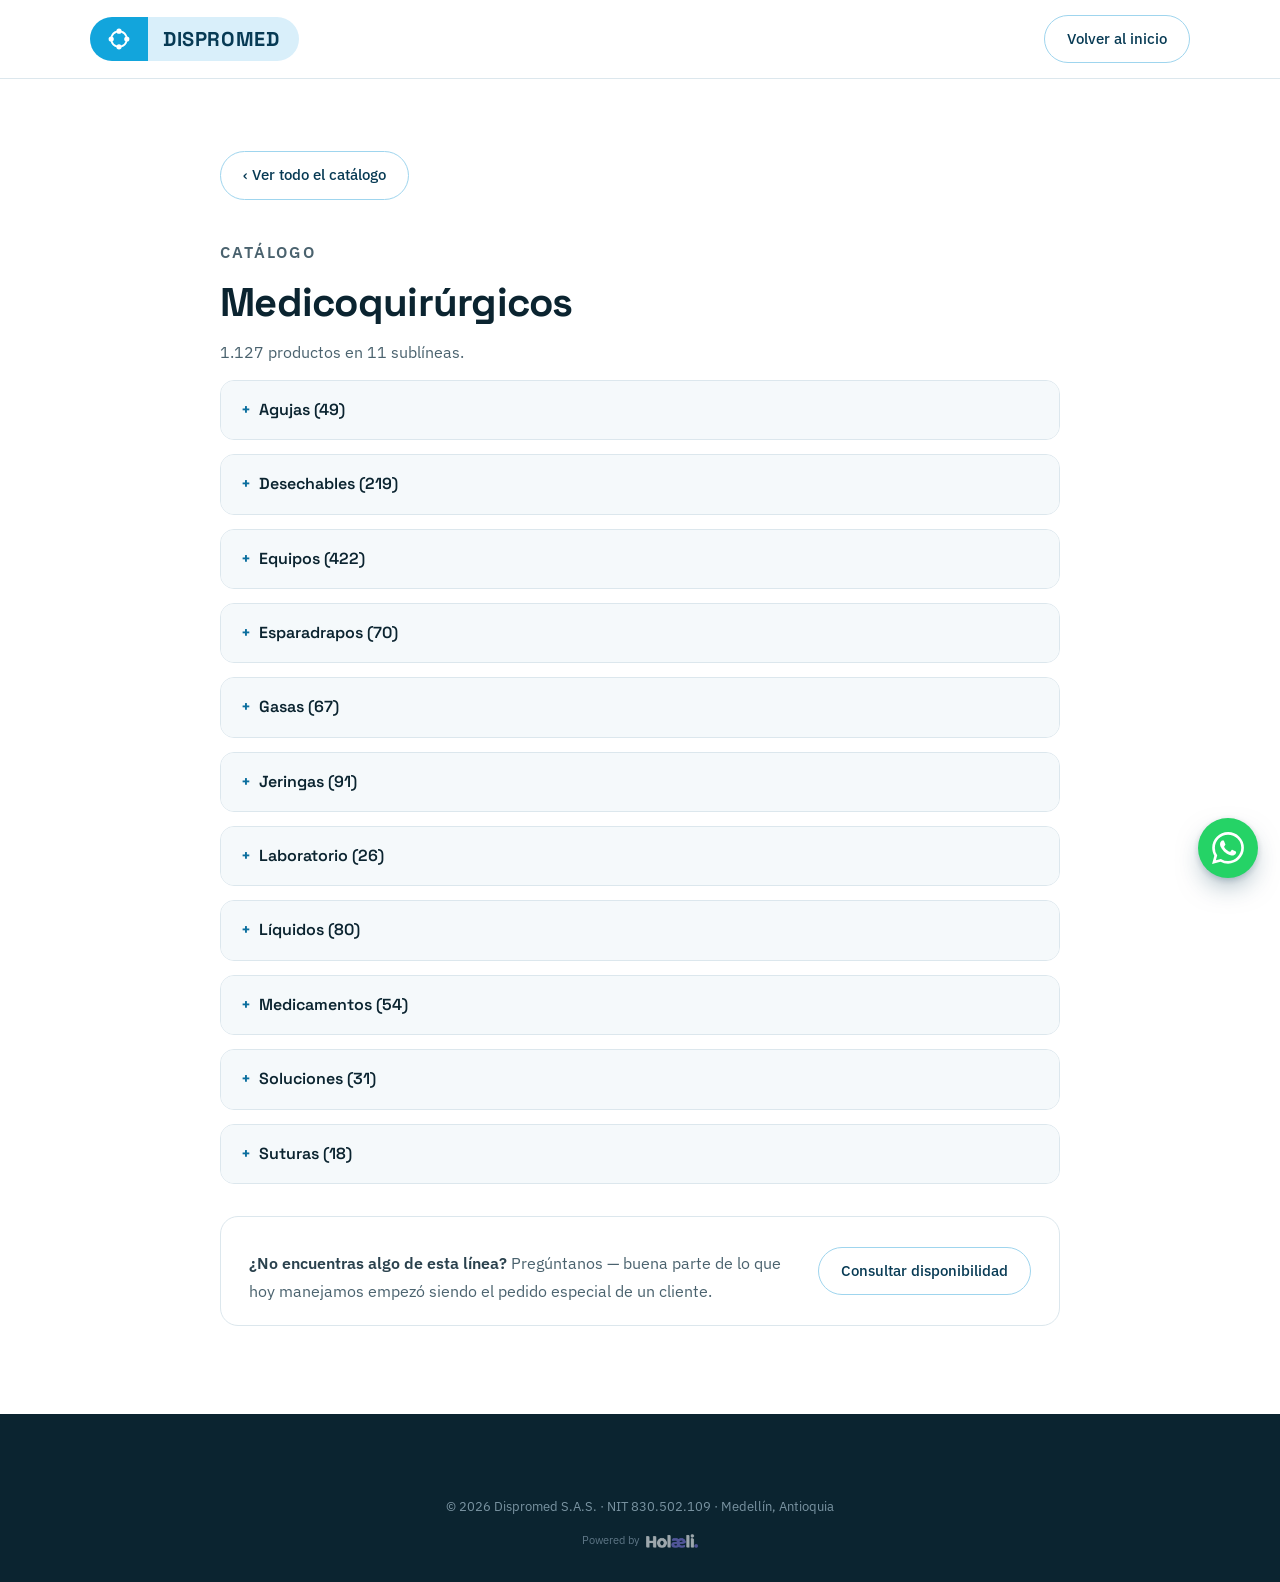
<file: catalogo/medicoquirurgicos.html>
<!doctype html>
<html lang="es-CO">
<head>
<meta charset="utf-8">
<meta name="viewport" content="width=device-width, initial-scale=1">
<title>Medicoquirúrgicos — Catálogo Dispromed</title>
<meta name="description" content="Medicoquirúrgicos — 1.127 productos en 11 sublíneas. Distribución de insumos institucionales, Dispromed S.A.S.">
<link rel="canonical" href="https://dispromed.com.co/catalogo/medicoquirurgicos.html">
<link rel="icon" href="../assets/img/favicon.svg" type="image/svg+xml">
<link rel="preconnect" href="https://fonts.googleapis.com">
<link rel="preconnect" href="https://fonts.gstatic.com" crossorigin>
<link rel="stylesheet" href="https://fonts.googleapis.com/css2?family=Space+Grotesk:wght@500;700&family=IBM+Plex+Sans:wght@400;500;600&display=swap">
<link rel="stylesheet" href="../assets/css/main.css?v=15">
<script defer src="../assets/js/catalogo.js?v=2"></script>
<script defer src="../assets/js/efectos.js?v=1"></script>
</head>
<body>
<header class="site-header">
  <div class="wrap site-header__inner">
    <a class="logo" href="../index.html" aria-label="Dispromed — inicio">
      <span class="logo__mark">
        <svg viewBox="0 0 100 100" aria-hidden="true" style="color:#fff">
          <g fill="none" stroke="currentColor" stroke-width="7" stroke-linecap="round">
            <path d="M 59.27 21.47 A 30 30 0 0 1 78.53 40.73"/><path d="M 78.53 59.27 A 30 30 0 0 1 59.27 78.53"/>
            <path d="M 40.73 78.53 A 30 30 0 0 1 21.47 59.27"/><path d="M 21.47 40.73 A 30 30 0 0 1 40.73 21.47"/>
          </g>
          <g fill="currentColor"><circle cx="50" cy="20" r="10"/><circle cx="80" cy="50" r="10"/><circle cx="50" cy="80" r="10"/><circle cx="20" cy="50" r="10"/></g>
        </svg>
      </span>
      <span class="logo__word">DISPROMED</span>
    </a>
    <div style="flex:1"></div>
    <a class="btn btn--outline btn--sm" href="../index.html">Volver al inicio</a>
  </div>
</header>

<main class="wrap doc" style="max-width:920px">
  <a class="btn btn--outline btn--sm cat-volver" href="index.html">‹ Ver todo el catálogo</a>
  <p class="eyebrow">Catálogo</p>
  <h1>Medicoquirúrgicos</h1>
  <p class="doc__meta">1.127 productos en 11 sublíneas.</p>

    <details class="cat-grupo" id="agujas">
      <summary>Agujas (49)</summary>
    <div class="cat-tabla-wrap">
    <table class="cat-tabla">
      <thead><tr><th>Código</th><th>Descripción</th><th>Unidad</th></tr></thead>
      <tbody>
      <tr><td>2185</td><td>AGUJA HIPODERMICA 18 X 1 LIFE CARE</td><td>Unidad</td></tr>
      <tr><td>1005</td><td>AGUJA HIPODERMICA 18 X 1&quot; NIPRO</td><td>Unidad</td></tr>
      <tr><td>1500</td><td>AGUJA HIPODERMICA 18 X 1.5 NIPRO</td><td>Unidad</td></tr>
      <tr><td>2258</td><td>AGUJA HIPODERMICA 18 X 1.5 RYMCO</td><td>Unidad</td></tr>
      <tr><td>2340</td><td>AGUJA HIPODERMICA 18 X 1.5 ZIBOJECT</td><td>Unidad</td></tr>
      <tr><td>1345</td><td>AGUJA HIPODERMICA 20 X 1.0 ZIBOJET</td><td>Unidad</td></tr>
      <tr><td>2247</td><td>AGUJA HIPODERMICA 20 X 1.5 VITAL MEDIC</td><td>Unidad</td></tr>
      <tr><td>1344</td><td>AGUJA HIPODERMICA 21 X 1.5 NIPRO</td><td>Unidad</td></tr>
      <tr><td>1674</td><td>AGUJA HIPODERMICA 21 X 1.5 PRECISION</td><td>Unidad</td></tr>
      <tr><td>2248</td><td>AGUJA HIPODERMICA 21 X 1.5 RYMCO</td><td>Unidad</td></tr>
      <tr><td>2363</td><td>AGUJA HIPODERMICA 21 X 1.5 ZIBOJET</td><td>Unidad</td></tr>
      <tr><td>2364</td><td>AGUJA HIPODERMICA 22 X 1.0 LIFECARE</td><td>Unidad</td></tr>
      <tr><td>2385</td><td>AGUJA HIPODERMICA 22 X 1.0 NUBENCO</td><td>Unidad</td></tr>
      <tr><td>1901</td><td>AGUJA HIPODERMICA 22 X 1.0 RYMCO</td><td>Unidad</td></tr>
      <tr><td>1011</td><td>AGUJA HIPODERMICA 22 X 1.5 NIPRO</td><td>Unidad</td></tr>
      <tr><td>2249</td><td>AGUJA HIPODERMICA 22 X 1.5 PRECISION CAJA X 100 UN</td><td>Caja</td></tr>
      <tr><td>1578</td><td>AGUJA HIPODERMICA 22 X 1.5 RYMCO</td><td>Unidad</td></tr>
      <tr><td>2014</td><td>AGUJA HIPODERMICA 23 X 1.0 CAJA X 100 UN PRECISION</td><td>Caja</td></tr>
      <tr><td>1009</td><td>AGUJA HIPODERMICA 23 X 1.0 DISPOCOL</td><td>Unidad</td></tr>
      <tr><td>1387</td><td>AGUJA HIPODERMICA 23 X 1.0 LIFECARE</td><td>Unidad</td></tr>
      <tr><td>2091</td><td>AGUJA HIPODERMICA 23 X 1.0 NIPRO</td><td>Unidad</td></tr>
      <tr><td>1006</td><td>AGUJA HIPODERMICA 23 X 1.5 NIPRO</td><td>Unidad</td></tr>
      <tr><td>2303</td><td>AGUJA HIPODERMICA 23 X 1.5 RYMCO</td><td>Unidad</td></tr>
      <tr><td>2287</td><td>AGUJA HIPODERMICA 23 X 1.5 ZIBOJECT</td><td>Unidad</td></tr>
      <tr><td>1288</td><td>AGUJA HIPODERMICA 25 X 1 NIPRO</td><td>Unidad</td></tr>
      <tr><td>2268</td><td>AGUJA HIPODERMICA 26 X 0.5 ELITE MEDICAL</td><td>Unidad</td></tr>
      <tr><td>2092</td><td>AGUJA HIPODERMICA 26 X 0.5 NUBENCO</td><td>Unidad</td></tr>
      <tr><td>2095</td><td>AGUJA HIPODERMICA 26 X 0.5 PRECISION</td><td>Unidad</td></tr>
      <tr><td>1100</td><td>AGUJA HIPODERMICA 26 X 0.5 RYMCO</td><td>Unidad</td></tr>
      <tr><td>1008</td><td>AGUJA HIPODERMICA 26 X 0.5 VITAL MEDIC</td><td>Unidad</td></tr>
      <tr><td>2010</td><td>AGUJA HIPODERMICA 26 X 1.0 RYMCO</td><td>Unidad</td></tr>
      <tr><td>1007</td><td>AGUJA HIPODERMICA 30 X 0.5 NUBENCO</td><td>Unidad</td></tr>
      <tr><td>2329</td><td>AGUJA PARA PEN CAL 31 X 8 MM B.D.</td><td>Unidad</td></tr>
      <tr><td>1101</td><td>AGUJA RAQUIDEA O ESPINAL Nº 25 X 3 1/2 B.D.</td><td>Unidad</td></tr>
      <tr><td>2064</td><td>AGUJA VACUTAINER MUESTRA MULTIPLE 21 X 1.0 BD</td><td>Unidad</td></tr>
      <tr><td>3634</td><td>CAMISA VACUTAINER SENCILLA</td><td>Unidad</td></tr>
      <tr><td>1054</td><td>CATETER CENTRAL TRILUMEN ADULTO 7FRX20CM BRAUN</td><td>Unidad</td></tr>
      <tr><td>3614</td><td>PERICRANEAL N° 25 NIPRO</td><td>Unidad</td></tr>
      <tr><td>1184</td><td>PERICRANEAL Nº 22 NIPRO</td><td>Unidad</td></tr>
      <tr><td>3817</td><td>PUNCH BIOPSIA 3 MM PARAMOUNT</td><td>Unidad</td></tr>
      <tr><td>3699</td><td>PUNCH BIOPSIA DERMATOLOGICA 2 MM KAI MEDICAL</td><td>Unidad</td></tr>
      <tr><td>1571</td><td>PUNCH BIOPSIA DERMATOLOGICA 3 MM KAI MEDICAL</td><td>Unidad</td></tr>
      <tr><td>3700</td><td>PUNCH BIOPSIA DERMATOLOGICA 4 MM KAI MEDICAL</td><td>Unidad</td></tr>
      <tr><td>3764</td><td>PUNCH BIOPSIA DERMATOLOGICA N° 2 DESECHABLE</td><td>Unidad</td></tr>
      <tr><td>1426</td><td>SONDA NELATON Nº 10 MEDEX</td><td>Unidad</td></tr>
      <tr><td>1216</td><td>SONDA NELATON Nº 10 SHERLEG</td><td>Unidad</td></tr>
      <tr><td>1425</td><td>SONDA NELATON Nº 12 MEDEX</td><td>Unidad</td></tr>
      <tr><td>1325</td><td>SONDA NELATON Nº 6 SHERLEG</td><td>Unidad</td></tr>
      <tr><td>1597</td><td>SONDA NELATON Nº 8 SHERLEG</td><td>Unidad</td></tr>
      </tbody>
    </table>
    </div>
    </details>
    <details class="cat-grupo" id="desechables">
      <summary>Desechables (219)</summary>
    <div class="cat-tabla-wrap">
    <table class="cat-tabla">
      <thead><tr><th>Código</th><th>Descripción</th><th>Unidad</th></tr></thead>
      <tbody>
      <tr><td>1700</td><td>ADAPTADOR EN T HUDSON REF 1077</td><td>Unidad</td></tr>
      <tr><td>1502</td><td>ANIOSYME PLA II DETER POLVO EN SOBRE</td><td>Unidad</td></tr>
      <tr><td>1551</td><td>ANTEOJOS DE SEGURIDAD REF: V20 TRANSPARENTE</td><td>Unidad</td></tr>
      <tr><td>1509</td><td>APLICADOR ANTISEPTICO 3M REF: RS-960-10B P CAJA X 100</td><td>Caja</td></tr>
      <tr><td>1512</td><td>APLICADOR DE MADERA C/ALGODON PQ X 100 UN</td><td>Paquete</td></tr>
      <tr><td>1018</td><td>APLICADOR DE MADERA C/ALGODON PQ X 20 UN</td><td>Paquete</td></tr>
      <tr><td>1349</td><td>APLICADOR SIN ALGODON X 1000</td><td>Paquete</td></tr>
      <tr><td>2045</td><td>APOSITO OCULAR CURITY ESTERIL</td><td>Unidad</td></tr>
      <tr><td>1078</td><td>APOSITO TEGADERM 10 X 12 CM 1626W 3M</td><td>Unidad</td></tr>
      <tr><td>2027</td><td>APOSITO TEGADERM 6 X 7 CM 3M</td><td>Unidad</td></tr>
      <tr><td>2104</td><td>APOSITO TEGADERM ALGINATE MECHA 30 CM</td><td>Unidad</td></tr>
      <tr><td>1823</td><td>BAJALENGUAS DE MADERA PQ X 20 UN</td><td>Paquete</td></tr>
      <tr><td>1293</td><td>BAJALENGUAS PQ X 100</td><td>Unidad</td></tr>
      <tr><td>1874</td><td>BATA 3/4 DACRON M/L TODAS TALLAS</td><td>Unidad</td></tr>
      <tr><td>1688</td><td>BATA INDUSTRIAL AZUL M/L CON VELCRO</td><td>Unidad</td></tr>
      <tr><td>1882</td><td>BATA INDUSTRIAL BLANCA  MANGA LARGA</td><td>Unidad</td></tr>
      <tr><td>1423</td><td>BATA INDUSTRIAL BLANCA MANGA CORTA</td><td>Unidad</td></tr>
      <tr><td>2346</td><td>BATA PACIENTE AZUL SMS M/SISA 0.95 LARGO</td><td>Unidad</td></tr>
      <tr><td>1024</td><td>BATA PACIENTE EN SMS AZUL 35 GR M/L CON RESORTE</td><td>Unidad</td></tr>
      <tr><td>1025</td><td>BATA PACIENTE EN SS AZUL M/C</td><td>Unidad</td></tr>
      <tr><td>1915</td><td>BATA QUIRURGICA SMS 35 GR M/L 4 TIRAS</td><td>Unidad</td></tr>
      <tr><td>2050</td><td>BOLSA CADAVER CON CREMALLERA 1 X 2.20 MT</td><td>Unidad</td></tr>
      <tr><td>1544</td><td>BOLSA DRENAJE 70 MM CONVATEC</td><td>Unidad</td></tr>
      <tr><td>1529</td><td>BOLSA GRADO MEDICO 60 X 260</td><td>Unidad</td></tr>
      <tr><td>1530</td><td>BOLSA GRADO MEDICO 90 X 260</td><td>Unidad</td></tr>
      <tr><td>1035</td><td>BOLSA NUTRIFLO BAXTER</td><td>Unidad</td></tr>
      <tr><td>1036</td><td>BOLSA RECOLECTORA ORINA PEDIATRICA MEDEX</td><td>Unidad</td></tr>
      <tr><td>1037</td><td>BOLSA VACIA 1200 ML KANGAROO REF 8884704305</td><td>Unidad</td></tr>
      <tr><td>1021</td><td>BRAZALETE PORTA DOCUMENTOS PLASTICO</td><td>Unidad</td></tr>
      <tr><td>1862</td><td>CAJA PLASTICA PARA HERRAMIENTAS 22&quot;</td><td>Unidad</td></tr>
      <tr><td>2560</td><td>CAMISON PLASTICO BLANCO</td><td>Unidad</td></tr>
      <tr><td>1356</td><td>CAMISON PLASTICO LARGO 110 CM X 68 CM M/L</td><td>Unidad</td></tr>
      <tr><td>1040</td><td>CAMPO ESTERIL 30 CM X 30 CM FENESTRADO 8 CM</td><td>Unidad</td></tr>
      <tr><td>1276</td><td>CAMPO ESTERIL 50 CM X 50 CM CERRADO</td><td>Unidad</td></tr>
      <tr><td>2145</td><td>CAMPO ESTERIL 50 X 50 FENESTRADO 8 CM</td><td>Unidad</td></tr>
      <tr><td>1956</td><td>CAMPO LIMPIO 30 CM X 30 CM CERRADO</td><td>Unidad</td></tr>
      <tr><td>2066</td><td>CAMPO LIMPIO 30 CM X 30 CM FENESTRADO 8 CM</td><td>Unidad</td></tr>
      <tr><td>2508</td><td>CAMPO LIMPIO 50 CM X 50 CM</td><td>Unidad</td></tr>
      <tr><td>2566</td><td>CAMPO LIMPIO 70 CM X 70 CM</td><td>Unidad</td></tr>
      <tr><td>1596</td><td>CANECA REDONDA AZUL 80 LT CON TAPA</td><td>Unidad</td></tr>
      <tr><td>1045</td><td>CANULA DE GUEDEL Nº 0 MEDEX</td><td>Unidad</td></tr>
      <tr><td>1041</td><td>CANULA DE GUEDEL Nº 1 L.M.</td><td>Unidad</td></tr>
      <tr><td>1046</td><td>CANULA DE GUEDEL Nº 2 INTERSURGICAL</td><td>Unidad</td></tr>
      <tr><td>1611</td><td>CANULA DE GUEDEL Nº 3 INTERSURGICAL</td><td>Unidad</td></tr>
      <tr><td>1042</td><td>CANULA DE GUEDEL Nº 3 MEDEX</td><td>Unidad</td></tr>
      <tr><td>1043</td><td>CANULA DE GUEDEL Nº 5 INTERSURGICAL</td><td>Unidad</td></tr>
      <tr><td>1044</td><td>CANULA DE GUEDEL Nº 5 MEDEX</td><td>Unidad</td></tr>
      <tr><td>1048</td><td>CANULA NASAL OXIGENO ADULTO GLOBAL</td><td>Unidad</td></tr>
      <tr><td>2324</td><td>CANULA NASAL OXIGENO PEDIATRICA GLOBAL</td><td>Unidad</td></tr>
      <tr><td>1469</td><td>CANULA TRAQUEOSTOMIA 9.0 MM PORTEX</td><td>Unidad</td></tr>
      <tr><td>1059</td><td>CAUCHO TORNIQUETE X METRO 3 X 5</td><td>Unidad</td></tr>
      <tr><td>1756</td><td>CEPILLO DENTAL ADULTO</td><td>Unidad</td></tr>
      <tr><td>3268</td><td>CINTA ESTERILOMETRO VAPOR 3/4 X 50 MT 3M</td><td>Rollo</td></tr>
      <tr><td>1662</td><td>CINTA HILADILLA DELGADA X METRO</td><td>Metros</td></tr>
      <tr><td>2082</td><td>CINTA METRICA X 1.5 MTS</td><td>Unidad</td></tr>
      <tr><td>2963</td><td>CITOCEPILLO BIOLIFE PAQ X 100 UN</td><td>Paquete</td></tr>
      <tr><td>1696</td><td>CITOCEPILLO ENDOCERVICAL PQ X 100 UN</td><td>Unidad</td></tr>
      <tr><td>1001</td><td>CODO PLASTICO 22M-15F-15M</td><td>Unidad</td></tr>
      <tr><td>1540</td><td>COLECTOR EXT 29 MM BANDA ADHESIVA</td><td>Unidad</td></tr>
      <tr><td>1541</td><td>COLECTOR EXT 36 MM BANDA ADHESIVA</td><td>Unidad</td></tr>
      <tr><td>1766</td><td>COLECTOR URINARIO TIRA ADHESIVO DE 35 MM</td><td>Unidad</td></tr>
      <tr><td>1613</td><td>CONJUNTO CHAQUETA CON CAPUCHA BROCHES PANTALON</td><td>Unidad</td></tr>
      <tr><td>1755</td><td>CREMA DENTAL 75 CC</td><td>Unidad</td></tr>
      <tr><td>1754</td><td>CREMA HUMECTANTE CORPORAL</td><td>Unidad</td></tr>
      <tr><td>2190</td><td>CUCHARA PLASTICA GRANDE PAQ X 100 UN</td><td>Paquete</td></tr>
      <tr><td>2194</td><td>CUCHARA PLASTICA MEDIANA PAQ X 100 UN</td><td>Paquete</td></tr>
      <tr><td>2219</td><td>CUCHILLA BISTURI Nº 10 PARAMOUNT</td><td>Unidad</td></tr>
      <tr><td>1064</td><td>CUCHILLA BISTURI Nº 11 ELITE</td><td>Unidad</td></tr>
      <tr><td>2290</td><td>CUCHILLA BISTURI Nº 11 MASTER MEDICAL</td><td>Unidad</td></tr>
      <tr><td>1951</td><td>CUCHILLA BISTURI Nº 11 PARAMOUNT</td><td>Unidad</td></tr>
      <tr><td>1953</td><td>CUCHILLA BISTURI Nº 15 ELITE</td><td>Unidad</td></tr>
      <tr><td>1063</td><td>CUCHILLA BISTURI Nº 15 MASTER MEDICAL</td><td>Unidad</td></tr>
      <tr><td>2317</td><td>CUCHILLA BISTURI Nº 15 PARAMOUNT</td><td>Unidad</td></tr>
      <tr><td>2093</td><td>CUCHILLA BISTURI Nº 20 ELITE</td><td>Unidad</td></tr>
      <tr><td>2354</td><td>CUCHILLA BISTURI Nº 20 PARAMOUNT</td><td>Unidad</td></tr>
      <tr><td>2220</td><td>CUCHILLA BISTURI Nº 21 ELITE</td><td>Unidad</td></tr>
      <tr><td>1687</td><td>CUCHILLA BISTURI Nº 21 PARAMOUNT</td><td>Unidad</td></tr>
      <tr><td>2221</td><td>CUCHILLA BISTURI Nº 22 PARAMOUNT</td><td>Unidad</td></tr>
      <tr><td>2694</td><td>CUCHILLA BISTURI Nº 24 PARAMOUNT</td><td>Unidad</td></tr>
      <tr><td>2264</td><td>CUCHILLA DE AFEITAR TODAS</td><td>Unidad</td></tr>
      <tr><td>2192</td><td>CUCHILLO DESECHABLE PAQ X 100 UN</td><td>Paquete</td></tr>
      <tr><td>1562</td><td>DELANTAL INDUSTRIAL PVC BLANCO CAL 25</td><td>Unidad</td></tr>
      <tr><td>1760</td><td>DESODORANTE SOLIDO DAMAS MENNEN</td><td>Unidad</td></tr>
      <tr><td>1759</td><td>DESODORANTE SOLIDO HOMBRES MENNEN</td><td>Unidad</td></tr>
      <tr><td>1074</td><td>DRENES DE PENROSE 1&quot; MEDEX (PQ X 12)</td><td>Unidad</td></tr>
      <tr><td>1075</td><td>DRENES DE PENROSE 1/2&quot; MEDEX (PQX 12)</td><td>Unidad</td></tr>
      <tr><td>1076</td><td>DRENES DE PENROSE 1/4 (PQ X 12)</td><td>Unidad</td></tr>
      <tr><td>1077</td><td>DRENES DE PENROSE 3/4 MEDEX (PQ X 12)</td><td>Unidad</td></tr>
      <tr><td>1079</td><td>ELECTRODO ADULTO KENDALL</td><td>Unidad</td></tr>
      <tr><td>2382</td><td>ELECTRODO DE MONITOREO CON SOPORTE DE ESPUMA</td><td>Unidad</td></tr>
      <tr><td>1261</td><td>ELECTRODO PEDIATRICO KENDALL</td><td>Unidad</td></tr>
      <tr><td>2737</td><td>ENVASE PLASTICO 120 CC</td><td>Unidad</td></tr>
      <tr><td>2738</td><td>ENVASE PLASTICO 250 CC</td><td>Unidad</td></tr>
      <tr><td>2242</td><td>ENVASE PLASTICO 375 CC</td><td>Unidad</td></tr>
      <tr><td>2739</td><td>ENVASE PLASTICO 500 CC</td><td>Unidad</td></tr>
      <tr><td>2901</td><td>ENVASE PLASTICO DE 1.000 CC VALVULA DOSIFICADORA</td><td>Unidad</td></tr>
      <tr><td>2604</td><td>ESPECULO VAGINAL DESECHABLE BIOLIFE T/M</td><td>Unidad</td></tr>
      <tr><td>1095</td><td>ESPECULO VAGINAL DESECHABLE CEPILAB</td><td>Unidad</td></tr>
      <tr><td>3222</td><td>ESPECULO VAGINAL DESECHABLE MONHEL</td><td>Unidad</td></tr>
      <tr><td>1840</td><td>ESTIBA PLASTICA DE 100 CM X 120 CM X 15 CM DE ALTO</td><td>Unidad</td></tr>
      <tr><td>3374</td><td>EXTENSION DE OXIGENO 15 MT BIOLIFE</td><td>Unidad</td></tr>
      <tr><td>1517</td><td>EXTENSION DE OXIGENO 2 MT BIOLIFE</td><td>Unidad</td></tr>
      <tr><td>1435</td><td>FRASCO CITOQUIMICO</td><td>Unidad</td></tr>
      <tr><td>2993</td><td>FRASCO CITOQUIMICO 80 ML</td><td>Unidad</td></tr>
      <tr><td>1436</td><td>FRASCO COPROLOGICO</td><td>Unidad</td></tr>
      <tr><td>2562</td><td>GAVETERO CERRADO PLASTICO</td><td>Unidad</td></tr>
      <tr><td>1713</td><td>GEL NUPREP LIMPIADOR 4 ONZAS</td><td>Frasco</td></tr>
      <tr><td>1111</td><td>GORRO DESECHABLE REDONDO BLANCO</td><td>Unidad</td></tr>
      <tr><td>3248</td><td>GORRO TIPO MONJA EN MALLA</td><td>Unidad</td></tr>
      <tr><td>2241</td><td>GOTERO PLASTICO X 120 CC</td><td>Unidad</td></tr>
      <tr><td>2162</td><td>GRAPA PLASTICA NEGRA PAQ X 400 UN</td><td>Paquete</td></tr>
      <tr><td>2316</td><td>HEMOCULTIVO ADULTO MONOFASICO CAJA X 9 UN</td><td>Caja</td></tr>
      <tr><td>1844</td><td>HISOPO NASOFANRINGEO PUNTA DE NYLON</td><td>Unidad</td></tr>
      <tr><td>1159</td><td>KIT CONEXION Y DESCONEXION CATETER</td><td>Unidad</td></tr>
      <tr><td>1390</td><td>KIT ELEMENTOS DE BIOSEGURIDAD</td><td>Paquete</td></tr>
      <tr><td>2284</td><td>KIT ESTETICA EN SMS TOP TANGA ESTRAPLERA</td><td>Unidad</td></tr>
      <tr><td>1698</td><td>LAMINA PORTA OBJETOS 3 X 1 CJ X 50 UN</td><td>Unidad</td></tr>
      <tr><td>1262</td><td>LIGACLIP EXTRACLIPS TITANIO LT/300 X 6 CLIPS</td><td>Unidad</td></tr>
      <tr><td>2487</td><td>LLAVE TRES VIAS</td><td>Unidad</td></tr>
      <tr><td>1680</td><td>MACERADOR CON PISTILO DE 7 CMS EN CERAMICA</td><td>Unidad</td></tr>
      <tr><td>3458</td><td>MANTA TERMICA PARA EMERGENCIA 64&quot; X 84&quot;</td><td>Unidad</td></tr>
      <tr><td>1757</td><td>MAQUINA DE AFEITAR DESECHABLE</td><td>Unidad</td></tr>
      <tr><td>2295</td><td>MASCARILLA N95 NITTA</td><td>Unidad</td></tr>
      <tr><td>1583</td><td>NEVERA PORTATIL PARA MEDICAMENTOS</td><td>Unidad</td></tr>
      <tr><td>1308</td><td>OPTICLUDE ADULTO 3M CAJA X 20</td><td>Caja</td></tr>
      <tr><td>2561</td><td>ORGANIZADOR MODULAR PLASTICO</td><td>Unidad</td></tr>
      <tr><td>1291</td><td>ORINAL PARA CABALLERO</td><td>Unidad</td></tr>
      <tr><td>1836</td><td>PANTALON DESECHABLE BLANCO O AZUL EN SMS</td><td>Unidad</td></tr>
      <tr><td>2855</td><td>PAPEL CREPADO 50 CM X 100 MT</td><td>Rollo</td></tr>
      <tr><td>1326</td><td>PAPEL DESFIBRILADOR 90 MM X 90 MM X 200</td><td>Paquete</td></tr>
      <tr><td>2505</td><td>PAPEL INDICADOR PH 1-14 UNIVERSAL</td><td>Rollo</td></tr>
      <tr><td>1992</td><td>PAPEL P/MONITOR GENERAL MEDITECH 112 MM X 100 MM X 200 HJ</td><td>Paquete</td></tr>
      <tr><td>1996</td><td>PAPEL P/MONITOR SONICAID112 MM X 100MM</td><td>Paquete</td></tr>
      <tr><td>2307</td><td>PAPEL PARA DESFIBRILADOR MINDRAY 50 X 20</td><td>Rollo</td></tr>
      <tr><td>1340</td><td>PAPEL PARA EKG 50 MM X 20 MT</td><td>Rollo</td></tr>
      <tr><td>1183</td><td>PAPEL PARA EKG 50 MM X 30 MT</td><td>Rollo</td></tr>
      <tr><td>3655</td><td>PAPEL PARA EKG 80 MM X 20 MT</td><td>Rollo</td></tr>
      <tr><td>1471</td><td>PAPEL PARA EKG EDAN SE-12 X RESMA</td><td>Taco</td></tr>
      <tr><td>1057</td><td>PAPEL PARA EKG EDAN SE-12 X ROLLO</td><td>Unidad</td></tr>
      <tr><td>2302</td><td>PAPEL PARA EKG EDAN SE-6 X RESMA</td><td>Paquete</td></tr>
      <tr><td>2693</td><td>PAPEL PARA EKG EDAN SE-601 X RESMA</td><td>Resma</td></tr>
      <tr><td>3152</td><td>PAPEL SONY UPP-110S ESTANDAR ROLLO X 110 MM X 20 MT</td><td>Rollo</td></tr>
      <tr><td>2174</td><td>PASTA CONDUCTORA TEN-20 8 ONZ</td><td>Unidad</td></tr>
      <tr><td>1375</td><td>PATO COPROLOGICO PLASTICO</td><td>Unidad</td></tr>
      <tr><td>1410</td><td>PATO ORINAL BOTELLA PLASTICO</td><td>Unidad</td></tr>
      <tr><td>1482</td><td>PAÑAL TENA MUJER MINI</td><td>Unidad</td></tr>
      <tr><td>1404</td><td>PAÑAL TENA SLIP TALLA L</td><td>Unidad</td></tr>
      <tr><td>1403</td><td>PAÑAL TENA SLIP TALLA M</td><td>Unidad</td></tr>
      <tr><td>1179</td><td>PAÑIN PLUS CLORHEXIDINA 2% ISOPROPILICO 70%</td><td>Unidad</td></tr>
      <tr><td>1180</td><td>PAÑIN TOALLA ANTISEPTICA CJ X 300 UN PROASEPSIS</td><td>Caja</td></tr>
      <tr><td>1590</td><td>PELICULA STRETCH 30 CMS CAL 6</td><td>Rollo</td></tr>
      <tr><td>1312</td><td>PELICULA STRETCH 50 CMS</td><td>Rollo</td></tr>
      <tr><td>1419</td><td>PILA 9 VOLTIOS TODAS</td><td>Unidad</td></tr>
      <tr><td>1407</td><td>PILA ALKALINA AAA TODAS</td><td>Unidad</td></tr>
      <tr><td>2992</td><td>PILA MEDIANA TIPO C</td><td>Unidad</td></tr>
      <tr><td>2199</td><td>PILA MEDIANA TIPO D TODAS</td><td>Unidad</td></tr>
      <tr><td>1765</td><td>PITILLO PLASTICO PAQ X 80 UN</td><td>Unidad</td></tr>
      <tr><td>2200</td><td>PLATO ICOPOR Nº 20 PAQ X 20 UN</td><td>Paquete</td></tr>
      <tr><td>1752</td><td>POLAINA EN CARNAZA</td><td>Par</td></tr>
      <tr><td>1186</td><td>POLAINAS SENCILLA RESORTADA PAR</td><td>Caja</td></tr>
      <tr><td>2582</td><td>PORTAVASOS DESECHABLES PQ X 10 UND</td><td>Paquete</td></tr>
      <tr><td>1778</td><td>PRESERVATIVOS EN LATEX</td><td>Unidad</td></tr>
      <tr><td>2143</td><td>PRESERVATIVOS EN LATEX TODAS LAS MARCAS</td><td>Unidad</td></tr>
      <tr><td>2197</td><td>PROTECTOR DE COLCHON ENRESORTADO 1 MT X 1.90 50 GR</td><td>Unidad</td></tr>
      <tr><td>2198</td><td>PROTECTOR ENRESORTADO 1.20 MT X 1.90 50 GR</td><td>Unidad</td></tr>
      <tr><td>1438</td><td>PRUEBA DE EMBARAZO H.C.G. PREGNANCY</td><td>Unidad</td></tr>
      <tr><td>1518</td><td>RECIPIENTE PLASTICO TODOUSOS</td><td>Unidad</td></tr>
      <tr><td>1936</td><td>RECOLECTOR CORTOPUNZANTES 0.5 LTS</td><td>Unidad</td></tr>
      <tr><td>1231</td><td>RECOLECTOR CORTOPUNZANTES 1.0 LTS</td><td>Unidad</td></tr>
      <tr><td>1408</td><td>RECOLECTOR CORTOPUNZANTES 1.5 LTS</td><td>Unidad</td></tr>
      <tr><td>1193</td><td>RECOLECTOR CORTOPUNZANTES 2.9 LTS</td><td>Unidad</td></tr>
      <tr><td>1763</td><td>REMOVEDOR LANDER</td><td>Unidad</td></tr>
      <tr><td>1411</td><td>RIÑONERA PLASTICA</td><td>Unidad</td></tr>
      <tr><td>1858</td><td>RODILLERA ADULTO ARTIC LIBRE</td><td>Unidad</td></tr>
      <tr><td>1813</td><td>SABANA ENRESORTADA EN SMS 2.00 X 0.80 CM</td><td>Unidad</td></tr>
      <tr><td>2214</td><td>SANISORB ACTIVE SOBRE X 36 GR</td><td>Sobre</td></tr>
      <tr><td>2043</td><td>SENSOR ADHESIVO NELLCOR OXIMAX-NEO</td><td>Unidad</td></tr>
      <tr><td>1866</td><td>SEÑAL DE CUIDADOS PISO HUMEDO</td><td>Unidad</td></tr>
      <tr><td>1204</td><td>SONDA LEVIN Nº 16 MEDEX</td><td>Unidad</td></tr>
      <tr><td>1203</td><td>SONDA LEVIN Nº 8 MEDEX</td><td>Unidad</td></tr>
      <tr><td>3646</td><td>TAPABOCAS DESECHABLE 3 CAPAS NEGRO FACE MASK CJ X 50 UN</td><td>Caja</td></tr>
      <tr><td>1587</td><td>TAPABOCAS DESECHABLE 4 CAPAS CAJA X 50 UN NORELLA</td><td>Caja</td></tr>
      <tr><td>2555</td><td>TAPABOCAS DESECHABLE DE ATAR CAJA X 50 HANDEL MED</td><td>Caja</td></tr>
      <tr><td>1172</td><td>TAPABOCAS DESECHABLE DE SUJECCION CAJA X 50 FACE MASK</td><td>Caja</td></tr>
      <tr><td>1174</td><td>TAPABOCAS DESECHABLE DE SUJECION CAJA X 50 HANDEL MED</td><td>Caja</td></tr>
      <tr><td>2409</td><td>TAPABOCAS DESECHABLE DE SUJECION CAJA X 50 UN VITAL MEDIC</td><td>Caja</td></tr>
      <tr><td>3630</td><td>TAPABOCAS DESECHABLE EMP INDIVIDUAL CAJA X 50 FACE MASK</td><td>Caja</td></tr>
      <tr><td>1173</td><td>TAPABOCAS DESECHABLE EMP INDIVIDUAL CAJA X 50 VITAL MEDIC</td><td>Caja</td></tr>
      <tr><td>2778</td><td>TAPABOCAS PLASTICO ECO CAJA X 10 UNIDADES</td><td>Caja</td></tr>
      <tr><td>3331</td><td>TAPABOCAS PLASTICO PROTEXION CAJA X 10 UN ANTIEMPAÑANT</td><td>Caja</td></tr>
      <tr><td>1224</td><td>TAPON MEMBRANA CAUCHO BLANCO VYGON</td><td>Unidad</td></tr>
      <tr><td>1285</td><td>TELA PARA CAMILLA AZUL O BLANCA 45 CM X 100 MTS</td><td>Rollo</td></tr>
      <tr><td>2165</td><td>TELA PARA CAMILLA AZUL O BLANCA 50 CM X 100 MTS</td><td>Rollo</td></tr>
      <tr><td>1412</td><td>TIRILLA GLUCOMETRIA DIAMOND PAQ X 25 UN</td><td>Paquete</td></tr>
      <tr><td>1494</td><td>TIRILLA GLUCOMETRIA EASY GLUCO CJ X 50</td><td>Caja</td></tr>
      <tr><td>1457</td><td>TIRILLA GLUCOMETRIA FASTCHECK CAJA X 50 UN</td><td>Caja</td></tr>
      <tr><td>1413</td><td>TIRILLA GLUCOMETRIA MATCH II CJ X 50 UN</td><td>Caja</td></tr>
      <tr><td>1568</td><td>TIRILLA GLUCOMETRIA OPTIUM CAJA X 50 UN</td><td>Caja</td></tr>
      <tr><td>1455</td><td>TIRILLA GLUCOMETRIA PRESTIGE FACIL CAJA X 50 UN</td><td>Caja</td></tr>
      <tr><td>2167</td><td>TOALLA ANTISEPTICA GLUCONATO CLORH CJ X 200 UN GLOBAL</td><td>Caja</td></tr>
      <tr><td>1230</td><td>TORNIQUETE SINTETICO AZUL</td><td>Unidad</td></tr>
      <tr><td>2576</td><td>TUBO IMPROMINI 0.5 ML VIOLETA</td><td>Unidad</td></tr>
      <tr><td>2578</td><td>TUBO MICROTAINER TAPA VERDE HEP LITIO</td><td>Unidad</td></tr>
      <tr><td>2579</td><td>TUBO MICROTEST TAPA ROJA X 500 UL</td><td>Unidad</td></tr>
      <tr><td>1479</td><td>TUBO TAPA AMARILLA 5 ML PED IMPROVE</td><td>Unidad</td></tr>
      <tr><td>1449</td><td>TUBO TAPA AMARILLA 5 ML VACUTAINER BD</td><td>Unidad</td></tr>
      <tr><td>1573</td><td>TUBO TAPA AZUL 4.5 ML VACUTAINER BD</td><td>Unidad</td></tr>
      <tr><td>1614</td><td>TUBO TAPA LILA 2 ML VACUETTE</td><td>Unidad</td></tr>
      <tr><td>1699</td><td>TUBO TAPA LILA 3 ML VACUETTE</td><td>Unidad</td></tr>
      <tr><td>1552</td><td>TUBO TAPA LILA 4 ML VACUTAINER BD</td><td>Unidad</td></tr>
      <tr><td>1704</td><td>TUBO TAPA ROJA 3 ML VACUTAINER BD</td><td>Unidad</td></tr>
      <tr><td>1478</td><td>TUBO TAPA ROJA 4 ML VACUETTE</td><td>Unidad</td></tr>
      <tr><td>1397</td><td>TUBO TAPA ROJA 6 ML VACUETTE</td><td>Unidad</td></tr>
      <tr><td>1466</td><td>TUBO TAPA ROJA 6 ML VACUTAINER BD</td><td>Unidad</td></tr>
      <tr><td>1784</td><td>VASELINA USP X LIBRA</td><td>Libras</td></tr>
      <tr><td>1365</td><td>VASO DESECHABLE 9 ONZAS CARTON</td><td>Unidad</td></tr>
      <tr><td>2628</td><td>VASO PLASTICO MEDIDOR X 500 ML</td><td>Unidad</td></tr>
      <tr><td>2314</td><td>ZAPATON PLASTICO BAJA DENSIDAD</td><td>Par</td></tr>
      <tr><td>2160</td><td>ZUNCHO MULTIUSO NEGRO X 1000 MTS</td><td>Rollo</td></tr>
      </tbody>
    </table>
    </div>
    </details>
    <details class="cat-grupo" id="equipos">
      <summary>Equipos (422)</summary>
    <div class="cat-tabla-wrap">
    <table class="cat-tabla">
      <thead><tr><th>Código</th><th>Descripción</th><th>Unidad</th></tr></thead>
      <tbody>
      <tr><td>1563</td><td>ADIPOMETRO SLIM SKINFOLD</td><td>Unidad</td></tr>
      <tr><td>2406</td><td>ALCOHOLIMETRO CON IMPRESORA MERCURY KIT</td><td>Unidad</td></tr>
      <tr><td>2654</td><td>ARNES DE SEGURIDAD PARA CAMILLA</td><td>Unidad</td></tr>
      <tr><td>1733</td><td>AUTOCLAVE PARA ESTERILIZACION</td><td>Unidad</td></tr>
      <tr><td>1725</td><td>BALANZA DE PISO DETECTO D1130K AMERICANA</td><td>Unidad</td></tr>
      <tr><td>2977</td><td>BALANZA DIGITAL KENWELL 150 KG</td><td>Unidad</td></tr>
      <tr><td>1726</td><td>BALANZA PEDIATRICA DIGITAL CAP 20 KG</td><td>Unidad</td></tr>
      <tr><td>1290</td><td>BANDEJA EN ACERO INOXIDABLE 29 CM X 45</td><td>Unidad</td></tr>
      <tr><td>2300</td><td>BARRERA COLOSTOMIA 100 MM CONVATEC</td><td>Unidad</td></tr>
      <tr><td>2261</td><td>BARRERA COLOSTOMIA 38 MM CONVATEC</td><td>Unidad</td></tr>
      <tr><td>1543</td><td>BARRERA COLOSTOMIA 45 MM CONVATEC</td><td>Unidad</td></tr>
      <tr><td>2299</td><td>BARRERA COLOSTOMIA 45 MM CONVEXA CONVATEC</td><td>Unidad</td></tr>
      <tr><td>1023</td><td>BARRERA COLOSTOMIA 57 MM CONVATEC</td><td>Unidad</td></tr>
      <tr><td>1022</td><td>BARRERA COLOSTOMIA 70 MM CONVATEC</td><td>Unidad</td></tr>
      <tr><td>1542</td><td>BARRERA COLOSTOMIA LISA 20 X 20 CONVATEC</td><td>Unidad</td></tr>
      <tr><td>2985</td><td>BASE REFRIGERANTE SENCILLA</td><td>Unidad</td></tr>
      <tr><td>1501</td><td>BIOMBO DE TRES CUERPOS</td><td>Unidad</td></tr>
      <tr><td>1026</td><td>BOLSA AGUA CALIENTE CON ACCES PRIMA</td><td>Unidad</td></tr>
      <tr><td>2047</td><td>BOLSA DRENAJE ACTIVE LIFE CONVATEC</td><td>Unidad</td></tr>
      <tr><td>1032</td><td>BOLSA DRENAJE COLOS 38 MM CONVATEC</td><td>Unidad</td></tr>
      <tr><td>1033</td><td>BOLSA DRENAJE COLOS 45 MM CONVATEC</td><td>Unidad</td></tr>
      <tr><td>1034</td><td>BOLSA DRENAJE COLOS 57 MM CONVATEC</td><td>Unidad</td></tr>
      <tr><td>1949</td><td>BOMBA DE INFUSION</td><td>Unidad</td></tr>
      <tr><td>2036</td><td>BOMBA DE SUCCION MANUAL DE SECRECIONES</td><td>Unidad</td></tr>
      <tr><td>2203</td><td>BOMBA DE SUCCION MANUAL FERNO 2 MVP</td><td>Unidad</td></tr>
      <tr><td>1838</td><td>BOMBA DESOLDADOR REF: GS-100</td><td>Unidad</td></tr>
      <tr><td>2133</td><td>BOTON DE GASTROSTOMIA 14 FR 1.7 CM KENDALL</td><td>Unidad</td></tr>
      <tr><td>1892</td><td>BOTON DE GASTROSTOMIA 16 FR 1.7 CM KENDALL</td><td>Unidad</td></tr>
      <tr><td>2150</td><td>BOTON DE GASTROSTOMIA 16 FR 1.7 CM KENDALL</td><td>Unidad</td></tr>
      <tr><td>2156</td><td>BOTON DE GASTROSTOMIA 20 FR 1.5 CM</td><td>Unidad</td></tr>
      <tr><td>2146</td><td>BOTON DE GASTROSTOMIA 20 FR 2.5 CM KENDALL</td><td>Unidad</td></tr>
      <tr><td>2060</td><td>BRAZALETE 2 VIAS ADULTO PARA TENSIOMETRO</td><td>Unidad</td></tr>
      <tr><td>2586</td><td>BRAZALETE 2 VIAS ADULTO WELCH ALLYN</td><td>Unidad</td></tr>
      <tr><td>1315</td><td>BRAZALETE UNA SOLA VIA PARA MONITOR MARCA LORD</td><td>Unidad</td></tr>
      <tr><td>1038</td><td>BURETROL EQUIPO P/ADMON SOLUSION SALINA</td><td>Unidad</td></tr>
      <tr><td>2633</td><td>BUTACO MECANICO PINTADO CONSULTORIO</td><td>Unidad</td></tr>
      <tr><td>2001</td><td>BUZON DE SUGERENCIAS ACRILICO</td><td>Unidad</td></tr>
      <tr><td>1850</td><td>CAJONERO 3G CON RODACHINES</td><td>Unidad</td></tr>
      <tr><td>1736</td><td>CALIBRACION EQUIPOS (TENSIOMETRO)</td><td>Unidad</td></tr>
      <tr><td>1741</td><td>CAMA SEMIELECTRICA HOSPITALIZACION</td><td>Unidad</td></tr>
      <tr><td>2989</td><td>CAMILLA DE UN PLANO 55 CM</td><td>Unidad</td></tr>
      <tr><td>1734</td><td>CAMILLA PARA TRANSPORTE Y RECUPERACION</td><td>Unidad</td></tr>
      <tr><td>2034</td><td>CANDADO PLASTICO NUMERADO PARA CARRO DE PARO</td><td>Unidad</td></tr>
      <tr><td>1274</td><td>CANULA DE OXIGENO NEONATAL MEDEX</td><td>Unidad</td></tr>
      <tr><td>1051</td><td>CANULA NASAL OXIGENO ADULTO BIOLIFE</td><td>Unidad</td></tr>
      <tr><td>1049</td><td>CANULA NASAL OXIGENO ADULTO PLUS VITAL</td><td>Unidad</td></tr>
      <tr><td>1943</td><td>CANULA NASAL OXIGENO KRAMER DE 2.1 MTS</td><td>Unidad</td></tr>
      <tr><td>1050</td><td>CANULA NASAL OXIGENO NEONATAL</td><td>Unidad</td></tr>
      <tr><td>1047</td><td>CANULA NASAL OXIGENO PEDIATRICA PLUS VITAL</td><td>Unidad</td></tr>
      <tr><td>1322</td><td>CANULA SUPRAGLOTICA I-GEL Nº 2 REF 8202000</td><td>Unidad</td></tr>
      <tr><td>1331</td><td>CANULA SUPRAGLOTICA I-GEL Nº 3 REF 8203000</td><td>Unidad</td></tr>
      <tr><td>1333</td><td>CANULA SUPRAGLOTICA I-GEL Nº 4 REF 8204000</td><td>Unidad</td></tr>
      <tr><td>1334</td><td>CANULA SUPRAGLOTICA I-GEL Nº 5 REF 8205000</td><td>Unidad</td></tr>
      <tr><td>2530</td><td>CANULA TRAQUEOSTOMIA #8 VARIO S/FEN C/B ANILLADA TRACOE</td><td>Unidad</td></tr>
      <tr><td>1825</td><td>CANULA TRAQUEOSTOMIA 10 FEN C/B SHILEY</td><td>Unidad</td></tr>
      <tr><td>1859</td><td>CANULA TRAQUEOSTOMIA 10 LPC C/B SHILEY</td><td>Unidad</td></tr>
      <tr><td>2506</td><td>CANULA TRAQUEOSTOMIA 3.5 MM S/B SUN MED</td><td>Unidad</td></tr>
      <tr><td>1824</td><td>CANULA TRAQUEOSTOMIA 3.5 PED SHILEY</td><td>Unidad</td></tr>
      <tr><td>1589</td><td>CANULA TRAQUEOSTOMIA 4 FEN C/B SHILEY</td><td>Unidad</td></tr>
      <tr><td>1797</td><td>CANULA TRAQUEOSTOMIA 4 LPC C/B SHILEY</td><td>Unidad</td></tr>
      <tr><td>2057</td><td>CANULA TRAQUEOSTOMIA 4.0 MINI NEO S/B TRACOE</td><td>Unidad</td></tr>
      <tr><td>1796</td><td>CANULA TRAQUEOSTOMIA 4.0 MM C/B RUSCH</td><td>Unidad</td></tr>
      <tr><td>1899</td><td>CANULA TRAQUEOSTOMIA 4.0 MM S/B RUSCH</td><td>Unidad</td></tr>
      <tr><td>2362</td><td>CANULA TRAQUEOSTOMIA 4.0 MM S/B SUN MED</td><td>Unidad</td></tr>
      <tr><td>2159</td><td>CANULA TRAQUEOSTOMIA 4.0 PED S/B SHILEY</td><td>Unidad</td></tr>
      <tr><td>1816</td><td>CANULA TRAQUEOSTOMIA 4.5 MM C/B WELL LEAD</td><td>Unidad</td></tr>
      <tr><td>2255</td><td>CANULA TRAQUEOSTOMIA 4.5 NEO SHILEY</td><td>Unidad</td></tr>
      <tr><td>1924</td><td>CANULA TRAQUEOSTOMIA 4.5 PED SHILEY</td><td>Unidad</td></tr>
      <tr><td>2388</td><td>CANULA TRAQUEOSTOMIA 5.0 MM C/B SUN MED</td><td>Unidad</td></tr>
      <tr><td>1900</td><td>CANULA TRAQUEOSTOMIA 5.0 MM S/B RUSCH</td><td>Unidad</td></tr>
      <tr><td>1555</td><td>CANULA TRAQUEOSTOMIA 5.5 MM C/B RUSCH</td><td>Unidad</td></tr>
      <tr><td>2389</td><td>CANULA TRAQUEOSTOMIA 5.5 MM C/B SUN MED</td><td>Unidad</td></tr>
      <tr><td>1834</td><td>CANULA TRAQUEOSTOMIA 5.5 MM C/B WELL LEAD</td><td>Unidad</td></tr>
      <tr><td>2459</td><td>CANULA TRAQUEOSTOMIA 5.5 PDC SHILEY</td><td>Unidad</td></tr>
      <tr><td>1883</td><td>CANULA TRAQUEOSTOMIA 6.0 C/B WELL LEAD</td><td>Unidad</td></tr>
      <tr><td>2182</td><td>CANULA TRAQUEOSTOMIA 6.0 MM C/B RUSCH</td><td>Unidad</td></tr>
      <tr><td>1557</td><td>CANULA TRAQUEOSTOMIA 6.0 MM MINI PED S/B TRACOE</td><td>Unidad</td></tr>
      <tr><td>2528</td><td>CANULA TRAQUEOSTOMIA 6.0 TWIST S/FEN S/B TRACOE</td><td>Unidad</td></tr>
      <tr><td>2502</td><td>CANULA TRAQUEOSTOMIA 6.5 MM C/B SUN MED</td><td>Unidad</td></tr>
      <tr><td>1556</td><td>CANULA TRAQUEOSTOMIA 6.5 MM C/B WELL LEAD</td><td>Unidad</td></tr>
      <tr><td>2535</td><td>CANULA TRAQUEOSTOMIA 7.0 MM C/B RUSCH</td><td>Unidad</td></tr>
      <tr><td>2330</td><td>CANULA TRAQUEOSTOMIA 7.0 MM C/B SUN MED</td><td>Unidad</td></tr>
      <tr><td>2257</td><td>CANULA TRAQUEOSTOMIA 7.5 MM C/B RUSCH</td><td>Unidad</td></tr>
      <tr><td>1321</td><td>CANULA TRAQUEOSTOMIA 7.5 MM C/B SUN MED</td><td>Unidad</td></tr>
      <tr><td>1371</td><td>CANULA TRAQUEOSTOMIA 8 CFN S/B SHILEY</td><td>Unidad</td></tr>
      <tr><td>1320</td><td>CANULA TRAQUEOSTOMIA 8.0 MM C/B RUSCH</td><td>Unidad</td></tr>
      <tr><td>1377</td><td>CANULA TRAQUEOSTOMIA 8.5 MM C/B RUSCH</td><td>Unidad</td></tr>
      <tr><td>2500</td><td>CANULA TRAQUEOSTOMIA 8.5 MM C/B SUN MED</td><td>Unidad</td></tr>
      <tr><td>2136</td><td>CANULA TRAQUEOSTOMIA 9.0 FEN C/B TRACOE</td><td>Unidad</td></tr>
      <tr><td>1835</td><td>CANULA TRAQUEOSTOMIA 9.0 MM C/B RUSCH</td><td>Unidad</td></tr>
      <tr><td>2275</td><td>CANULA TRAQUEOSTOMIA C/B Y SUCCION Nº 6.0 BLOM PULMODYNE</td><td>Kit</td></tr>
      <tr><td>2635</td><td>CANULA TRAQUEOSTOMIA C/B Y SUCCION Nº 8.0 BLOM PULMODYNE</td><td>Kit</td></tr>
      <tr><td>1798</td><td>CANULA TRAQUEOSTOMIA TWIST 7.0 MM FEN C/B TRACOE</td><td>Unidad</td></tr>
      <tr><td>1815</td><td>CANULA TRAQUEOSTOMIA TWIST 8.0 MM FEN C/B TRACOE</td><td>Unidad</td></tr>
      <tr><td>2529</td><td>CANULA TRAQUEOSTOMIA VARIO S/FEN C/B ANILLADA TRACOE</td><td>Unidad</td></tr>
      <tr><td>1664</td><td>CANULA YANKAUER + TUBO NO ESTERIL</td><td>Unidad</td></tr>
      <tr><td>1646</td><td>CARETA PARA ODONTOLOGO CON REPUESTOS</td><td>Unidad</td></tr>
      <tr><td>1742</td><td>CARRO DE 3 ESTANTES COMPLETO</td><td>Unidad</td></tr>
      <tr><td>1278</td><td>CATETER VENOSO CENTRAL DUO S720 7FR 20 CM BRAUN</td><td>Unidad</td></tr>
      <tr><td>1280</td><td>CATETER VENOSO CENTRAL TRIO V720 7FR 20 CM BRAUN</td><td>Unidad</td></tr>
      <tr><td>2805</td><td>CHALECO INMOVILIZACION EXTRACCION VEHICULAR FERNO KED-125</td><td>Unidad</td></tr>
      <tr><td>2981</td><td>CILINDRO OXIGENO DE 249 LT</td><td>Unidad</td></tr>
      <tr><td>2028</td><td>CIRCUITO ALMA LISA C/VALV EXHAL ADULTO</td><td>Unidad</td></tr>
      <tr><td>2117</td><td>CIRCUITO ALMA LISA C/VALV EXHAL PEDIATRICO</td><td>Unidad</td></tr>
      <tr><td>2540</td><td>CIRCUITO DE VENTILACION ADULTO LM-86-C259Y</td><td>Unidad</td></tr>
      <tr><td>2545</td><td>CIRCUITO DE VENTILACION INVASIVO REF 1069440 RESPIRONICS</td><td>Unidad</td></tr>
      <tr><td>2541</td><td>CIRCUITO DE VENTILACION PEDIATRICO C/B 1 LT 2006A KING SYSTE</td><td>Unidad</td></tr>
      <tr><td>2391</td><td>CIRCUITO RESPIRATORIO ALMA LISA PEDIATRICO</td><td>Unidad</td></tr>
      <tr><td>3773</td><td>COJIN GEL FRIO 36 CM X 18 CM</td><td>Unidad</td></tr>
      <tr><td>1744</td><td>COMPRESOR DE AIRE SECO</td><td>Unidad</td></tr>
      <tr><td>1739</td><td>COMPUTADOR TODO EN UNO HP TOUCH</td><td>Unidad</td></tr>
      <tr><td>1000</td><td>CONECTOR 22M - 22F CON MDI INTERSURGICAL</td><td>Unidad</td></tr>
      <tr><td>2349</td><td>CONECTOR DE OXIGENO CON PUERTO REF 1963 INTERSURGICAL</td><td>Unidad</td></tr>
      <tr><td>1730</td><td>CONTRAANGULO</td><td>Unidad</td></tr>
      <tr><td>1814</td><td>CRONOMETRO CASIO</td><td>Unidad</td></tr>
      <tr><td>2310</td><td>CUELLO CERVICAL AJUSTABLE ADULTO</td><td>Unidad</td></tr>
      <tr><td>2309</td><td>CUELLO CERVICAL AJUSTABLE NIÑO</td><td>Unidad</td></tr>
      <tr><td>1318</td><td>CUELLO CERVICAL PARA TRAQUEOSTOMIA</td><td>Unidad</td></tr>
      <tr><td>1317</td><td>CUELLO TIPO FILADELFIA T/M</td><td>Unidad</td></tr>
      <tr><td>1068</td><td>CYSTOFLO PARA BAJO VOLUMEN 500 ML</td><td>Unidad</td></tr>
      <tr><td>1069</td><td>CYSTOFLO X 2000 ML</td><td>Unidad</td></tr>
      <tr><td>1358</td><td>DESCANSA PIES DE MADERA ANTIDESLIZANTE</td><td>Unidad</td></tr>
      <tr><td>2408</td><td>DESFIBRILADOR DEA AUTOMATICO SCHILLER 1-58-9100</td><td>Unidad</td></tr>
      <tr><td>2804</td><td>DESFIBRILADOR EXTERNO SEMIAUTOMATICO DEA</td><td>Unidad</td></tr>
      <tr><td>3819</td><td>DETECTOR DE HUMO PILA 9V</td><td>Unidad</td></tr>
      <tr><td>2547</td><td>DISPENSADOR AGUA TIPO PEDESTAL</td><td>Unidad</td></tr>
      <tr><td>2054</td><td>DISPENSADOR CON MANGO DE CINTA DE 2&quot;</td><td>Unidad</td></tr>
      <tr><td>1623</td><td>DISPENSADOR MECANICO PARA PRESERVATIVOS</td><td>Unidad</td></tr>
      <tr><td>2676</td><td>DISPENSADOR METALICO CROMADO X 1.000 ML</td><td>Unidad</td></tr>
      <tr><td>2098</td><td>DISPOSITIVO INTRAUTERINO T DE COBRE</td><td>Unidad</td></tr>
      <tr><td>1723</td><td>DOPPLER SONOTRAX BASIC 4</td><td>Unidad</td></tr>
      <tr><td>1605</td><td>DRAIN JACKSON PRATT 10 X 4</td><td>Unidad</td></tr>
      <tr><td>1545</td><td>DRENAJE I CAMARA BICAKCILAR</td><td>Unidad</td></tr>
      <tr><td>2170</td><td>ELECTRODO CON CONECTOR PARA DESFIBRILADOR REF F7956 SCHILLER</td><td>Unidad</td></tr>
      <tr><td>2365</td><td>EQUIPO ADMON SANGRE C/AD REF 4C2160 FENWAL</td><td>Unidad</td></tr>
      <tr><td>1083</td><td>EQUIPO ADMON SOLUCION MICROGOTEO</td><td>Unidad</td></tr>
      <tr><td>1510</td><td>EQUIPO BOMBA C/VALVULA MRC 1007 SP BAXTER</td><td>Unidad</td></tr>
      <tr><td>1638</td><td>EQUIPO BOMBA DE INFUSION TERUMO</td><td>Unidad</td></tr>
      <tr><td>1780</td><td>EQUIPO BOMBA INFUSION E-PUM BAXTER 673662</td><td>Unidad</td></tr>
      <tr><td>1526</td><td>EQUIPO BOMBA INFUSION ENTERAL FIX AIR REF: 702111 BRAUN</td><td>Unidad</td></tr>
      <tr><td>1781</td><td>EQUIPO BOMBA INFUSION SP INFUSOMAT BRAUN</td><td>Unidad</td></tr>
      <tr><td>1822</td><td>EQUIPO BOMBA PATROL CON BOMBA REF: M224-B14</td><td>Unidad</td></tr>
      <tr><td>1720</td><td>EQUIPO DE ORGANOS Y SENTIDOS WELCH ALLYN 92871-BLK</td><td>Unidad</td></tr>
      <tr><td>1084</td><td>EQUIPO E PUMP C/B LAVADO Y BOLSA NUT REF 673662</td><td>Unidad</td></tr>
      <tr><td>1085</td><td>EQUIPO EN Y PARA IRRIGACION BAXTER</td><td>Unidad</td></tr>
      <tr><td>1089</td><td>EQUIPO EXTENSION PARA VENOCLISIS S/A RYMCO</td><td>Unidad</td></tr>
      <tr><td>1088</td><td>EQUIPO MACROGOTEO C/A G20 BAXTER</td><td>Unidad</td></tr>
      <tr><td>1086</td><td>EQUIPO MACROGOTEO EN &quot;Y&quot; GLOBAL</td><td>Unidad</td></tr>
      <tr><td>1082</td><td>EQUIPO MACROGOTEO EN Y RYMCO</td><td>Unidad</td></tr>
      <tr><td>1081</td><td>EQUIPO MACROGOTEO MEDISPO 10G</td><td>Unidad</td></tr>
      <tr><td>1090</td><td>EQUIPO MACROGOTEO S/A CON BULBO EN &quot;Y&quot; MASTER</td><td>Unidad</td></tr>
      <tr><td>1080</td><td>EQUIPO MACROGOTEO S/A ZIBOJET</td><td>Unidad</td></tr>
      <tr><td>2292</td><td>EQUIPO MICROGOTEO S/A CORPAUL</td><td>Unidad</td></tr>
      <tr><td>1737</td><td>EQUIPO PARA PARTOS</td><td>Unidad</td></tr>
      <tr><td>1281</td><td>EQUIPO PARA PRESION VENOSA CENTRAL B BRAUN</td><td>Unidad</td></tr>
      <tr><td>1735</td><td>EQUIPO PARA SUTURAS (2 PIEZAS)</td><td>Unidad</td></tr>
      <tr><td>1091</td><td>EQUIPO PARA TRANSFUSION DE SANGRE S/A FENWAL</td><td>Unidad</td></tr>
      <tr><td>1724</td><td>ESCALA DE 2 PASOS PINTADA</td><td>Unidad</td></tr>
      <tr><td>1740</td><td>ESCRITORIO METALICO MEDIANO</td><td>Unidad</td></tr>
      <tr><td>3745</td><td>ESPECULO OTOSCOPICO 2.75 MM WELCH ALLYN PAQ X 34 UN</td><td>Paquete</td></tr>
      <tr><td>3236</td><td>ESPECULO OTOSCOPICO 4.25 MM WELCH ALLYN PAQ X 34 UN</td><td>Paquete</td></tr>
      <tr><td>2012</td><td>ESPIROMETRO INCENTIVO RESPIRATORIO TRI FLOW HUDSON</td><td>Unidad</td></tr>
      <tr><td>1092</td><td>EXTENSION ANESTESIA BAXTER</td><td>Unidad</td></tr>
      <tr><td>1087</td><td>EXTENSION DE ANESTESIA ADULTO 101 CM GLOBAL</td><td>Unidad</td></tr>
      <tr><td>1976</td><td>EXTENSION DE OXIGENO 7.5 MTS CON CONECTOR</td><td>Unidad</td></tr>
      <tr><td>2494</td><td>EXTENSION STANDAR 30.5 CM MIC-KEY P/ALIMENTACION</td><td>Unidad</td></tr>
      <tr><td>2967</td><td>EXTINTOR 10 LIBRAS CON BASE SOPORTE RIESGO ABC</td><td>Unidad</td></tr>
      <tr><td>2403</td><td>FILTRO ALTA EFICIENCIA REF 7093-CB 3M</td><td>Unidad</td></tr>
      <tr><td>1132</td><td>FILTRO INTERCAMBIADOR DE HUMEDAD ADULTO INTERSURGICAL</td><td>Unidad</td></tr>
      <tr><td>2183</td><td>FILTRO REPUESTO PARA OZONIZADOR POLYDEPTH 10&quot;</td><td>Unidad</td></tr>
      <tr><td>3103</td><td>FLEXOMETRO PROFESIONAL DE 7.5 MT</td><td>Unidad</td></tr>
      <tr><td>2074</td><td>FLUJOMETRO PARA OXIGENO C/ADAPTADOR SUN MED</td><td>Unidad</td></tr>
      <tr><td>2857</td><td>FOLDERAMA 1.90 MT X 1.05 MT</td><td>Unidad</td></tr>
      <tr><td>2119</td><td>FONENDOSCOPIO PEDIATRICO STARMED</td><td>Unidad</td></tr>
      <tr><td>1416</td><td>FONENDOSCOPIO PROFESIONAL LORD HS-30J</td><td>Unidad</td></tr>
      <tr><td>2496</td><td>FONENDOSCOPIO PROFESIONAL WELCH ALLYN 901039</td><td>Unidad</td></tr>
      <tr><td>2501</td><td>FOTOFORO DE LUZ FRIA REF 46070 WELCH ALLYN</td><td>Unidad</td></tr>
      <tr><td>3048</td><td>FOTOFORO LUZ LED 49020 WELCH ALLYN I2</td><td>Unidad</td></tr>
      <tr><td>3554</td><td>FUMIGADORA ROYAL CONDOR ALIADA 20 LT</td><td>Unidad</td></tr>
      <tr><td>2598</td><td>GLUCOMETRO ADVOCATE BMB-EA001A</td><td>Unidad</td></tr>
      <tr><td>1668</td><td>GLUCOMETRO GLUCOQUICK TIRILLAS Y LANCETAS X 50 UN</td><td>Kit</td></tr>
      <tr><td>2202</td><td>GUIA DE INTUBACION ENDOTRAQUEAL 6 FR REF 9-0204-11 SUN MED</td><td>Unidad</td></tr>
      <tr><td>2176</td><td>GUIA PARA ENTUBACION AD 14 FR COVIDIEN</td><td>Unidad</td></tr>
      <tr><td>3555</td><td>HIDROLAVADORA BLACK DECKER REF BW13-B3</td><td>Unidad</td></tr>
      <tr><td>3697</td><td>HISTEROMETRO SIMS RIGIDO</td><td>Unidad</td></tr>
      <tr><td>1131</td><td>HUMIDIFICADOR 3 PSI ALTO VOLUMEN TAPA AZUL</td><td>Unidad</td></tr>
      <tr><td>1275</td><td>HUMIDIFICADOR DE OXIGENO TAPA VERDE HUMI-MED</td><td>Unidad</td></tr>
      <tr><td>1933</td><td>INCUBADORA DE TRANSPORTE PARA NEONATOS</td><td>Unidad</td></tr>
      <tr><td>1607</td><td>INHALOCAMARA ADULTO RESPIRANDO MEJOR</td><td>Unidad</td></tr>
      <tr><td>2040</td><td>INHALOCAMARA NEONATAL CON MASCARA</td><td>Unidad</td></tr>
      <tr><td>1995</td><td>INHALOCAMARA PARA TRAQUEOSTOMIA AEROTRACH PLUS</td><td>Unidad</td></tr>
      <tr><td>1994</td><td>INHALOCAMARA PEDIATRICA RESPIRANDO MEJOR</td><td>Unidad</td></tr>
      <tr><td>1133</td><td>INSPIROMETRO DE INCENTIVOS CARDINAL HEALT</td><td>Unidad</td></tr>
      <tr><td>1616</td><td>INSPIROMETRO DE INCENTIVOS R.M.</td><td>Unidad</td></tr>
      <tr><td>1604</td><td>J-PRATT SILICONE RESERVOIRS 100 CC</td><td>Unidad</td></tr>
      <tr><td>2563</td><td>KIT GASTROSTOMIA 12 FR 1.2 CM MICKEY KIMBERLY</td><td>Unidad</td></tr>
      <tr><td>2132</td><td>KIT GASTROSTOMIA Nº 18 KENDALL REF 718200</td><td>Unidad</td></tr>
      <tr><td>2531</td><td>KIT GASTROSTOMIA QUIRURGICA 12 FR 1.5 CM MICKEY KIMBERLY</td><td>Unidad</td></tr>
      <tr><td>2407</td><td>KIT GASTROSTOMIA QUIRURGICA 14 FR 1.0 CM MICKEY KIMBERLY</td><td>Unidad</td></tr>
      <tr><td>2398</td><td>KIT GASTROSTOMIA QUIRURGICA 14 FR 1.2 CM MICKEY KIMBERLY</td><td>Unidad</td></tr>
      <tr><td>2184</td><td>KIT GASTROSTOMIA QUIRURGICA 14 FR 1.5 CM MICKEY KIMBERLY</td><td>Unidad</td></tr>
      <tr><td>1342</td><td>KIT GASTROSTOMIA QUIRURGICA 14 FR 1.7 CM MICKEY KIMBERLY</td><td>Unidad</td></tr>
      <tr><td>2519</td><td>KIT GASTROSTOMIA QUIRURGICA 14 FR 2.0 CM MICKEY KIMBERLY</td><td>Unidad</td></tr>
      <tr><td>2189</td><td>KIT GASTROSTOMIA QUIRURGICA 14 FR 2.5 CM MICKEY KIMBERLY</td><td>Unidad</td></tr>
      <tr><td>2230</td><td>KIT GASTROSTOMIA QUIRURGICA 16 FR 1.5 CM MICKEY KIMBERLY</td><td>Unidad</td></tr>
      <tr><td>2539</td><td>KIT GASTROSTOMIA QUIRURGICA 16 FR 1.7 CM MICKEY KIMBERLY</td><td>Unidad</td></tr>
      <tr><td>2521</td><td>KIT GASTROSTOMIA QUIRURGICA 16 FR 2.5 CM MICKEY KIMBERLY</td><td>Unidad</td></tr>
      <tr><td>2422</td><td>KIT GASTROSTOMIA QUIRURGICA 18 FR 1.5 CM MICKEY KIMBERLY</td><td>Unidad</td></tr>
      <tr><td>2520</td><td>KIT GASTROSTOMIA QUIRURGICA 20 FR 1.0 CM MICKEY KIMBERLY</td><td>Unidad</td></tr>
      <tr><td>2231</td><td>KIT GASTROSTOMIA QUIRURGICA 20 FR 1.5 CM MICKEY KIMBERLY</td><td>Unidad</td></tr>
      <tr><td>2234</td><td>KIT GASTROSTOMIA QUIRURGICA 20 FR 1.7 CM MICKEY KIMBERLY</td><td>Unidad</td></tr>
      <tr><td>2193</td><td>KIT GASTROSTOMIA QUIRURGICA 20 FR 2.5 CM MICKEY KIMBERLY</td><td>Unidad</td></tr>
      <tr><td>2537</td><td>KIT GASTROSTOMIA QUIRURGICA 20 FR 3.0 CM MICKEY KIMBERLY</td><td>Unidad</td></tr>
      <tr><td>3419</td><td>KIT OZONIZADOR CARCASA 10&quot; FILTRO CARBON ACTIVADO</td><td>Kit</td></tr>
      <tr><td>1272</td><td>KIT VENTURY ADULTO 6 DISYUNTORES</td><td>Unidad</td></tr>
      <tr><td>1273</td><td>KIT VENTURY PEDIATRICO 6 DISYUNTORES</td><td>Unidad</td></tr>
      <tr><td>1743</td><td>LAMPARA CIELITICA PARA CX MOD TRILITE LED</td><td>Unidad</td></tr>
      <tr><td>1721</td><td>LAMPARA DE FOTOCURADO</td><td>Unidad</td></tr>
      <tr><td>1161</td><td>LAPIZ ELECTROBISTURI DESECHABLE VALLEYLAB</td><td>Unidad</td></tr>
      <tr><td>1327</td><td>LAPIZ ELECTROBISTURI LIFE CARE</td><td>Unidad</td></tr>
      <tr><td>2636</td><td>LINEA CO2 EDAN ROSCA RESPIRONIC</td><td>Unidad</td></tr>
      <tr><td>1168</td><td>LINER FLEX 1500 CC TAPA AZUL</td><td>Unidad</td></tr>
      <tr><td>2019</td><td>LINER SEMI RIGIDO X 1000 CC</td><td>Unidad</td></tr>
      <tr><td>1764</td><td>LINTERNA DE MANO METALICA</td><td>Unidad</td></tr>
      <tr><td>2279</td><td>LINTERNA PARA BOTIQUIN LUZ LED</td><td>Unidad</td></tr>
      <tr><td>2536</td><td>LLAVE DE 3 VIAS BIOPLAST</td><td>Unidad</td></tr>
      <tr><td>1511</td><td>LLAVE DE 3 VIAS LIFE CARE</td><td>Unidad</td></tr>
      <tr><td>2370</td><td>MANGAS DE CARNAZA PARA SOLDADOR</td><td>Unidad</td></tr>
      <tr><td>2893</td><td>MANGO BISTURI Nº 4 SUPERDENT</td><td>Unidad</td></tr>
      <tr><td>2022</td><td>MANGUERA CORRUGADA CJ X 30 MTS</td><td>Caja</td></tr>
      <tr><td>1639</td><td>MARTILLO DE REFLEJOS CROMADO</td><td>Unidad</td></tr>
      <tr><td>1801</td><td>MASAJEADOR ELECTRICO</td><td>Unidad</td></tr>
      <tr><td>1123</td><td>MASCARA AMBU ADULTO RESUCITACION HUDSON REF:1281</td><td>Unidad</td></tr>
      <tr><td>1464</td><td>MASCARA AMBU NEONATAL RESUCITADOR GOLDEN CARE</td><td>Unidad</td></tr>
      <tr><td>1170</td><td>MASCARA DE OXIGENO ADULTO REF:1201</td><td>Unidad</td></tr>
      <tr><td>1171</td><td>MASCARA DE OXIGENO PEDIATRICA MEDEX</td><td>Unidad</td></tr>
      <tr><td>1805</td><td>MASCARA LARINGEA DESECHABLE Nº 1 PEDIATRICA</td><td>Unidad</td></tr>
      <tr><td>1486</td><td>MASCARA LARINGEA DESECHABLE Nº 4 ADULTO</td><td>Unidad</td></tr>
      <tr><td>1169</td><td>MASCARA NO REINHALACION ADULTO GLOBAL</td><td>Unidad</td></tr>
      <tr><td>1488</td><td>MASCARA RESCATE RCP</td><td>Unidad</td></tr>
      <tr><td>1663</td><td>MASCARA TRAQUEOSTOMIA ADULTO CARDINAL AIR LIFE</td><td>Unidad</td></tr>
      <tr><td>1525</td><td>MASCARA TRAQUEOSTOMIA ADULTO HUDSON 1075</td><td>Unidad</td></tr>
      <tr><td>1574</td><td>MASCARA TRAQUEOSTOMIA PEDIATRICA LMI</td><td>Unidad</td></tr>
      <tr><td>1941</td><td>MESA ELECTRICA PARA CIRUGIA ACCESORIOS P/PARTOS</td><td>Unidad</td></tr>
      <tr><td>1935</td><td>MESA PARA CIRUGIA C/ACCESORIOS BASICOS</td><td>Unidad</td></tr>
      <tr><td>1846</td><td>MESA PLEGABLE DE 1.20 MT</td><td>Unidad</td></tr>
      <tr><td>1722</td><td>MICROMOTOR</td><td>Unidad</td></tr>
      <tr><td>1175</td><td>MICRONEBULIZADOR ADULTO BIOLIFE</td><td>Unidad</td></tr>
      <tr><td>1176</td><td>MICRONEBULIZADOR PEDIATRICO BIOLIFE</td><td>Unidad</td></tr>
      <tr><td>1575</td><td>MICRONEBULIZADOR PEDIATRICO MASCARA PLUS VITAL KIT</td><td>Unidad</td></tr>
      <tr><td>2485</td><td>MONITOR DE PRESION ARTERIAL AUTOMATICO HEM-7130 MPA</td><td>Unidad</td></tr>
      <tr><td>1728</td><td>MONITOR FETAL</td><td>Unidad</td></tr>
      <tr><td>1809</td><td>MONITOR MULTIPARAMETROS TRIO INVASIVO</td><td>Unidad</td></tr>
      <tr><td>2809</td><td>MOUSE INALAMBRICO GENIUS KB-8000X</td><td>Unidad</td></tr>
      <tr><td>2827</td><td>MOUSE OPTICO USB</td><td>Unidad</td></tr>
      <tr><td>2956</td><td>MOUSE OPTICO USB KAMYL</td><td>Unidad</td></tr>
      <tr><td>1357</td><td>MULETA CANADIENSE REF: BMC1010102</td><td>Par</td></tr>
      <tr><td>1746</td><td>NEBULIZADOR PORTATIL THOMAS 1121</td><td>Unidad</td></tr>
      <tr><td>1178</td><td>NEBULIZADOR TIPO JET CON VENTURY</td><td>Unidad</td></tr>
      <tr><td>1727</td><td>NEGATOSCOPIO METALICO DE 1 CUERPO</td><td>Unidad</td></tr>
      <tr><td>2056</td><td>NIPLE PLASTICO CON TUERCA REF: 2555</td><td>Unidad</td></tr>
      <tr><td>2768</td><td>OXIMETRO ADULTO OXY WATCH</td><td>Unidad</td></tr>
      <tr><td>3774</td><td>OXIMETRO GMD ADULTO REF 500E</td><td>Unidad</td></tr>
      <tr><td>1930</td><td>OZONIZADOR PLANTA PURIFICADORA EN ACERO INOX 10&quot;</td><td>Unidad</td></tr>
      <tr><td>1745</td><td>PALETA PARE-SIGA</td><td>Unidad</td></tr>
      <tr><td>2806</td><td>PAQUETE DE 7 RCP PROMPT NASCO LF06700U</td><td>Kit</td></tr>
      <tr><td>3849</td><td>PARTIDOR DE PASTILLAS</td><td>Unidad</td></tr>
      <tr><td>2358</td><td>PASAMANOS DISCAPACITADOS EN ACERO INOXIDABLE</td><td>Unidad</td></tr>
      <tr><td>1187</td><td>PERA PARA TENSIOMETRO LORD</td><td>Unidad</td></tr>
      <tr><td>1731</td><td>PIEZA DE ALTA</td><td>Unidad</td></tr>
      <tr><td>1732</td><td>PIEZA DE BAJA</td><td>Unidad</td></tr>
      <tr><td>2779</td><td>PINZA FOESTER PORTA ESPONJA</td><td>Unidad</td></tr>
      <tr><td>3822</td><td>PINZA KELLY CURVA 14.5 CM HEMOSTATICA</td><td>Unidad</td></tr>
      <tr><td>3823</td><td>PINZA KELLY RECTA 14.5 CM HEMOSTATICA</td><td>Unidad</td></tr>
      <tr><td>3115</td><td>PINZA MOSQUITO CURVA 12.5 CM</td><td>Unidad</td></tr>
      <tr><td>2281</td><td>PINZA MOSQUITO RECTA 12.5 CM</td><td>Unidad</td></tr>
      <tr><td>1608</td><td>PINZA SCHOROEDER RECTA 25 MM</td><td>Unidad</td></tr>
      <tr><td>1185</td><td>PLACA DE RETORNO CON CABLE</td><td>Unidad</td></tr>
      <tr><td>3451</td><td>PLANTA ACERO PARA OZONIZADOR ESTANDAR</td><td>Unidad</td></tr>
      <tr><td>2730</td><td>PLATAFORMA PARA QUIROFANO INOX 45 CM X 45 CM X 20 CM</td><td>Unidad</td></tr>
      <tr><td>3293</td><td>PROTECTOR CABLE EN ESPIRAL</td><td>Unidad</td></tr>
      <tr><td>3872</td><td>PUNTA CAUTERIO H103 DESECHABLES</td><td>Unidad</td></tr>
      <tr><td>1487</td><td>RECOLECTOR DE ESPECIMEN TRAMPA DE LUKEN</td><td>Unidad</td></tr>
      <tr><td>2653</td><td>REPARACION Y MANTENIMIENTO DE EQUIPOS VARIOS</td><td>Unidad</td></tr>
      <tr><td>1907</td><td>RESUCITADOR DESECHABLE MANUAL ADULTO MERLIN REF W4441</td><td>Unidad</td></tr>
      <tr><td>2058</td><td>RESUCITADOR DESECHABLE MANUAL PEDIATRICO MERLIN</td><td>Unidad</td></tr>
      <tr><td>1467</td><td>RESUCITADOR REUSABLE MANUAL ADULTO MERLIN REF W4442</td><td>Unidad</td></tr>
      <tr><td>2808</td><td>SCANER EPSON WORKFORCE S/N X2 H8051506</td><td>Unidad</td></tr>
      <tr><td>1520</td><td>SENSOR ADHESIVO NELLCOR OXIMAX-AD</td><td>Unidad</td></tr>
      <tr><td>1978</td><td>SENSOR ADHESIVO NELLCOR OXIMAX-PED</td><td>Unidad</td></tr>
      <tr><td>2542</td><td>SENSOR DE FLUJO ADULTO PARA CIRCUITO DUAL V64-0012</td><td>Unidad</td></tr>
      <tr><td>2543</td><td>SENSOR DE FLUJO PEDIATRICO PARA CIRCUITO DUAL V64-0025</td><td>Unidad</td></tr>
      <tr><td>1499</td><td>SILLA DE RUEDAS REF: 900-10</td><td>Unidad</td></tr>
      <tr><td>1847</td><td>SILLA SANITARIO BUTACO</td><td>Unidad</td></tr>
      <tr><td>2121</td><td>SISTEMA CERRADO SUCCION TRAQUEAL NEONATAL TRACH CARE</td><td>Unidad</td></tr>
      <tr><td>3746</td><td>SONDA ACANALADA METALICA HOSPITAL</td><td>Unidad</td></tr>
      <tr><td>1199</td><td>SONDA DE ALIMENTACION 8 FR TUGSTENO KENDALL</td><td>Unidad</td></tr>
      <tr><td>2224</td><td>SONDA DE GASTROSTOMIA Nº 12 FR KENDALL</td><td>Unidad</td></tr>
      <tr><td>2111</td><td>SONDA DE GASTROSTOMIA Nº 14 FR KENDALL</td><td>Unidad</td></tr>
      <tr><td>1959</td><td>SONDA DE GASTROSTOMIA Nº 16 FR KENDALL</td><td>Unidad</td></tr>
      <tr><td>1927</td><td>SONDA DE GASTROSTOMIA Nº 18 FR KENDALL</td><td>Unidad</td></tr>
      <tr><td>1993</td><td>SONDA DE GASTROSTOMIA Nº 20 FR KENDALL</td><td>Unidad</td></tr>
      <tr><td>2086</td><td>SONDA DE GASTROSTOMIA Nº 24 FR KENDALL</td><td>Unidad</td></tr>
      <tr><td>1645</td><td>SONDA DE SUCCION ABIERTA 10 FR AD MEDEX</td><td>Unidad</td></tr>
      <tr><td>1581</td><td>SONDA DE SUCCION ABIERTA 12 FR AD VYGON</td><td>Unidad</td></tr>
      <tr><td>1582</td><td>SONDA DE SUCCION ABIERTA 14 FR AD MEDEX 40 CM</td><td>Unidad</td></tr>
      <tr><td>1447</td><td>SONDA DE SUCCION ABIERTA 8 FR AD MEDEX</td><td>Unidad</td></tr>
      <tr><td>1644</td><td>SONDA DE SUCCION ABIERTA 8 FR AD VYGON</td><td>Unidad</td></tr>
      <tr><td>1817</td><td>SONDA DE SUCCION CERRADA 10 FR AD GLOBAL</td><td>Unidad</td></tr>
      <tr><td>1934</td><td>SONDA DE SUCCION CERRADA 10 FR AD KIMBERLY</td><td>Unidad</td></tr>
      <tr><td>1477</td><td>SONDA DE SUCCION CERRADA 10 FR AD LMI</td><td>Unidad</td></tr>
      <tr><td>1465</td><td>SONDA DE SUCCION CERRADA 10 FR AD MEDEX</td><td>Unidad</td></tr>
      <tr><td>1493</td><td>SONDA DE SUCCION CERRADA 12 FR AD LMI</td><td>Unidad</td></tr>
      <tr><td>1441</td><td>SONDA DE SUCCION CERRADA 12 FR AD MEDEX</td><td>Unidad</td></tr>
      <tr><td>1200</td><td>SONDA DE SUCCION CERRADA 14 FR AD GLOBAL</td><td>Unidad</td></tr>
      <tr><td>1769</td><td>SONDA DE SUCCION CERRADA 14 FR AD KIMBERLY</td><td>Unidad</td></tr>
      <tr><td>1468</td><td>SONDA DE SUCCION CERRADA 14 FR AD LMI</td><td>Unidad</td></tr>
      <tr><td>1222</td><td>SONDA DE SUCCION CERRADA 14 FR AD MEDEX</td><td>Unidad</td></tr>
      <tr><td>1220</td><td>SONDA DE SUCCION CERRADA 16 FR AD MEDEX</td><td>Unidad</td></tr>
      <tr><td>1938</td><td>SONDA DE SUCCION CERRADA 16 FR AD WELL LEAD</td><td>Unidad</td></tr>
      <tr><td>1221</td><td>SONDA DE SUCCION CERRADA 18 FR AD MEDEX</td><td>Unidad</td></tr>
      <tr><td>1448</td><td>SONDA DE SUCCION CERRADA 6 FR AD MEDEX</td><td>Unidad</td></tr>
      <tr><td>1476</td><td>SONDA DE SUCCION CERRADA 8 FR AD LMI</td><td>Unidad</td></tr>
      <tr><td>1657</td><td>SONDA DE SUCCION CERRADA 8 FR AD MEDEX</td><td>Unidad</td></tr>
      <tr><td>1767</td><td>SONDA DE SUCCION CERRADA 8 FR NEO KIMBERLY</td><td>Unidad</td></tr>
      <tr><td>1353</td><td>SONDA FOLEY DOS VIAS Nº 10</td><td>Unidad</td></tr>
      <tr><td>1354</td><td>SONDA FOLEY DOS VIAS Nº 12 PRECISION</td><td>Unidad</td></tr>
      <tr><td>1206</td><td>SONDA FOLEY DOS VIAS Nº 14</td><td>Unidad</td></tr>
      <tr><td>1207</td><td>SONDA FOLEY DOS VIAS Nº 16</td><td>Unidad</td></tr>
      <tr><td>1205</td><td>SONDA FOLEY DOS VIAS Nº 18</td><td>Unidad</td></tr>
      <tr><td>1265</td><td>SONDA FOLEY DOS VIAS Nº 20</td><td>Unidad</td></tr>
      <tr><td>1266</td><td>SONDA FOLEY DOS VIAS Nº 22</td><td>Unidad</td></tr>
      <tr><td>1267</td><td>SONDA FOLEY DOS VIAS Nº 24</td><td>Unidad</td></tr>
      <tr><td>1572</td><td>SONDA FOLEY DOS VIAS Nº 6</td><td>Unidad</td></tr>
      <tr><td>1352</td><td>SONDA FOLEY DOS VIAS Nº 8</td><td>Unidad</td></tr>
      <tr><td>2135</td><td>SONDA FOLEY TRES VIAS 18 FR C/B KRAMER</td><td>Unidad</td></tr>
      <tr><td>2390</td><td>SONDA GASTRICA 100% SILICONADA 16 FR SALEM SUMP</td><td>Unidad</td></tr>
      <tr><td>1202</td><td>SONDA LEVIN Nº 14 MEDEX</td><td>Unidad</td></tr>
      <tr><td>1201</td><td>SONDA LEVIN Nº 18 MEDEX</td><td>Unidad</td></tr>
      <tr><td>1600</td><td>SONDA LEVIN Nº 18 SHERLEG</td><td>Unidad</td></tr>
      <tr><td>2116</td><td>SONDA LEVIN Nº 20 SHERLEG</td><td>Unidad</td></tr>
      <tr><td>1268</td><td>SONDA NASOGASTRICA Nº 10 MEDEX</td><td>Unidad</td></tr>
      <tr><td>1208</td><td>SONDA NASOGASTRICA Nº 12 MEDEX</td><td>Unidad</td></tr>
      <tr><td>1209</td><td>SONDA NASOGASTRICA Nº 14 MEDEX</td><td>Unidad</td></tr>
      <tr><td>1211</td><td>SONDA NASOGASTRICA Nº 18 MEDEX</td><td>Unidad</td></tr>
      <tr><td>1660</td><td>SONDA NASOGASTRICA Nº 20 MEDEX</td><td>Unidad</td></tr>
      <tr><td>1661</td><td>SONDA NASOGASTRICA Nº 22 MEDEX</td><td>Unidad</td></tr>
      <tr><td>1210</td><td>SONDA NASOGASTRICA Nº 6 MEDEX</td><td>Unidad</td></tr>
      <tr><td>1212</td><td>SONDA NASOGASTRICA Nº 8 MEDEX</td><td>Unidad</td></tr>
      <tr><td>1217</td><td>SONDA NELATON Nº 14 MEDEX</td><td>Unidad</td></tr>
      <tr><td>1218</td><td>SONDA NELATON Nº 16 MEDEX</td><td>Unidad</td></tr>
      <tr><td>1213</td><td>SONDA NELATON Nº 18 MEDEX</td><td>Unidad</td></tr>
      <tr><td>1637</td><td>SONDA NELATON Nº 4 MEDEX</td><td>Unidad</td></tr>
      <tr><td>1214</td><td>SONDA NELATON Nº 5 MEDEX</td><td>Unidad</td></tr>
      <tr><td>1215</td><td>SONDA NELATON Nº 6 MEDEX</td><td>Unidad</td></tr>
      <tr><td>1219</td><td>SONDA NELATON Nº 8 MEDEX</td><td>Unidad</td></tr>
      <tr><td>1635</td><td>SOPORTE EN ACRILICO PEQUEÑO PARA ATOMIZADOR</td><td>Unidad</td></tr>
      <tr><td>1579</td><td>SOPORTE PARA RECOLECTOR CORTOPUNZANTES TODOS</td><td>Unidad</td></tr>
      <tr><td>3164</td><td>SOPORTE PARED PARA EXTINTOR 10/20 LB</td><td>Unidad</td></tr>
      <tr><td>1516</td><td>SOPORTE SUERO DE PISO PINTADO</td><td>Unidad</td></tr>
      <tr><td>1316</td><td>SUJETADOR DE MIEMBRO SUPERIOR</td><td>Unidad</td></tr>
      <tr><td>1223</td><td>SUPER KIT CITOLOGICO CEPIMAX</td><td>Kit</td></tr>
      <tr><td>1782</td><td>TAFILETE 4 PUNTOS DE APOYO RACHET</td><td>Unidad</td></tr>
      <tr><td>2990</td><td>TALLIMETRO ACRILICO PARED 2 METROS</td><td>Unidad</td></tr>
      <tr><td>2810</td><td>TECLADO INALAMBRICO GENIUS KB-8000X</td><td>Unidad</td></tr>
      <tr><td>2957</td><td>TECLADO USB NEGRO</td><td>Unidad</td></tr>
      <tr><td>2807</td><td>TELEFONO INALAMBRICO PANASONIC S/N 71 BWB 138927</td><td>Unidad</td></tr>
      <tr><td>1667</td><td>TENSIOMETRO ANEROIDE ADULTO  ALPK-2</td><td>Unidad</td></tr>
      <tr><td>1366</td><td>TENSIOMETRO ANEROIDE ADULTO STARMED</td><td>Unidad</td></tr>
      <tr><td>1768</td><td>TENSIOMETRO ANEROIDE PEDIATRICO NEONATAL STARMED</td><td>Unidad</td></tr>
      <tr><td>2602</td><td>TENSIOMETRO DIGITAL CON ALTAVOZ LENZ</td><td>Unidad</td></tr>
      <tr><td>1567</td><td>TERMOHIGROMETRO DIGITAL HTC-2</td><td>Unidad</td></tr>
      <tr><td>1225</td><td>TERMOMETRO CLINICO ORAL</td><td>Unidad</td></tr>
      <tr><td>1580</td><td>TERMOMETRO DIGITAL ALLA FRANCE P/NEVERA</td><td>Unidad</td></tr>
      <tr><td>2775</td><td>TERMOMETRO DIGITAL DE PUNZON CEM DT-131</td><td>Unidad</td></tr>
      <tr><td>1226</td><td>TERMOMETRO DIGITAL RIGIDO</td><td>Unidad</td></tr>
      <tr><td>3556</td><td>TERMOMETRO INFRARROJO MODELO JPD-FR202</td><td>Unidad</td></tr>
      <tr><td>3807</td><td>TERMONEBULIZADOR PRO LIGHT F900</td><td>Unidad</td></tr>
      <tr><td>1481</td><td>TIJERA DE MAYO CURVA PSI 650</td><td>Unidad</td></tr>
      <tr><td>1975</td><td>TIJERA DE MAYO RECTA PSI 657</td><td>Unidad</td></tr>
      <tr><td>2986</td><td>TIJERA METALICA CURVA CORTATODO</td><td>Unidad</td></tr>
      <tr><td>3824</td><td>TIJERA METZEMBAUN CURVA 20 CM</td><td>Unidad</td></tr>
      <tr><td>1666</td><td>TIRILLA GLUCOMETRIA ADVOCATE BMB-BA006A CJ X 50</td><td>Caja</td></tr>
      <tr><td>1446</td><td>TIRILLA GLUCOMETRIA GLUCOQUICK CJ X 50 UN</td><td>Caja</td></tr>
      <tr><td>1650</td><td>TORNIQUETE ELASTICO CON SEGURO</td><td>Unidad</td></tr>
      <tr><td>3143</td><td>TUBO ENDOTRAQUEAL N° 2.5 S/B LIFE CARE</td><td>Unidad</td></tr>
      <tr><td>1260</td><td>TUBO ENDOTRAQUEAL Nº 3.0 C/B LIFE CARE</td><td>Unidad</td></tr>
      <tr><td>1233</td><td>TUBO ENDOTRAQUEAL Nº 3.0 S/B LIFE CARE</td><td>Unidad</td></tr>
      <tr><td>1595</td><td>TUBO ENDOTRAQUEAL Nº 3.0 S/B PLUS VITAL</td><td>Unidad</td></tr>
      <tr><td>1241</td><td>TUBO ENDOTRAQUEAL Nº 3.5 S/B PLUS VITAL</td><td>Unidad</td></tr>
      <tr><td>2383</td><td>TUBO ENDOTRAQUEAL Nº 4.0 C/B LIFE CARE</td><td>Unidad</td></tr>
      <tr><td>1234</td><td>TUBO ENDOTRAQUEAL Nº 4.0 S/B LIFE CARE</td><td>Unidad</td></tr>
      <tr><td>1304</td><td>TUBO ENDOTRAQUEAL Nº 4.5 S/B LIFE CARE</td><td>Unidad</td></tr>
      <tr><td>1462</td><td>TUBO ENDOTRAQUEAL Nº 5.0 C/B VYGON</td><td>Unidad</td></tr>
      <tr><td>1242</td><td>TUBO ENDOTRAQUEAL Nº 5.0 S/B LIFE CARE</td><td>Unidad</td></tr>
      <tr><td>1458</td><td>TUBO ENDOTRAQUEAL Nº 5.5 C/B VYGON</td><td>Unidad</td></tr>
      <tr><td>2384</td><td>TUBO ENDOTRAQUEAL Nº 5.5 S/B LIFE ACRE</td><td>Unidad</td></tr>
      <tr><td>1459</td><td>TUBO ENDOTRAQUEAL Nº 6.0 C/B VYGON</td><td>Unidad</td></tr>
      <tr><td>1945</td><td>TUBO ENDOTRAQUEAL Nº 6.5 C/B COVIDIEN</td><td>Unidad</td></tr>
      <tr><td>1460</td><td>TUBO ENDOTRAQUEAL Nº 6.5 C/B VYGON</td><td>Unidad</td></tr>
      <tr><td>1239</td><td>TUBO ENDOTRAQUEAL Nº 6.5 S/B LIFE CARE</td><td>Unidad</td></tr>
      <tr><td>1237</td><td>TUBO ENDOTRAQUEAL Nº 7.0 C/B VYGON</td><td>Unidad</td></tr>
      <tr><td>1235</td><td>TUBO ENDOTRAQUEAL Nº 7.5 C/B VYGON</td><td>Unidad</td></tr>
      <tr><td>1238</td><td>TUBO ENDOTRAQUEAL Nº 8.0 C/B PLUS VITAL</td><td>Unidad</td></tr>
      <tr><td>1236</td><td>TUBO ENDOTRAQUEAL Nº 8.0 C/B VYGON</td><td>Unidad</td></tr>
      <tr><td>1240</td><td>TUBO ENDOTRAQUEAL Nº 8.5 C/B VYGON</td><td>Unidad</td></tr>
      <tr><td>1937</td><td>TUBO ENDOTRAQUEAL Nº 8.5 C/B WELL LEAD</td><td>Unidad</td></tr>
      <tr><td>1461</td><td>TUBO ENDOTRAQUEAL Nº 9.0 C/B VYGON</td><td>Unidad</td></tr>
      <tr><td>1946</td><td>TUBO ENDOTRAQUEAL Nº 9.0 C/B WELL LEAD</td><td>Unidad</td></tr>
      <tr><td>1232</td><td>TUBO ENDOTRAQUEAL ORO NASAL S/B 4.0 STERIJECT RYMCO</td><td>Unidad</td></tr>
      <tr><td>2076</td><td>TUBO PARA GASTROSTOMIA QUIRURGICA 12 FR KIMBERLY</td><td>Unidad</td></tr>
      <tr><td>1684</td><td>TUBO PARA GASTROSTOMIA QUIRURGICA 14 FR KIMBERLY</td><td>Unidad</td></tr>
      <tr><td>2024</td><td>TUBO PARA GASTROSTOMIA QUIRURGICA 16 FR KIMBERLY</td><td>Unidad</td></tr>
      <tr><td>1685</td><td>TUBO PARA GASTROSTOMIA QUIRURGICA 18 FR KIMBERLY</td><td>Unidad</td></tr>
      <tr><td>2068</td><td>TUBO PARA GASTROSTOMIA QUIRURGICA 20 FR 2.5 CM</td><td>Unidad</td></tr>
      <tr><td>2025</td><td>TUBO PARA GASTROSTOMIA QUIRURGICA 20 FR KIMBERLY</td><td>Unidad</td></tr>
      <tr><td>1686</td><td>TUBO PARA GASTROSTOMIA QUIRURGICA 22 FR KIMBERLY</td><td>Unidad</td></tr>
      <tr><td>1470</td><td>TUBO PARA GASTROSTOMIA QUIRURGICA 24 FR KIMBERLY</td><td>Unidad</td></tr>
      <tr><td>1444</td><td>TUBO SUCCION SILICONADO X 3 MT COVIDIEN</td><td>Unidad</td></tr>
      <tr><td>1729</td><td>UNIDAD ODONTOLOGICA FIJA ELECTRICA</td><td>Unidad</td></tr>
      <tr><td>2361</td><td>VALVULA FONADORA CON PUERTO DE OXIGENO SHILEY</td><td>Unidad</td></tr>
      <tr><td>2811</td><td>VENTILADOR TORRE CONTROL REMOTO BLANCO</td><td>Unidad</td></tr>
      </tbody>
    </table>
    </div>
    </details>
    <details class="cat-grupo" id="esparadrapos">
      <summary>Esparadrapos (70)</summary>
    <div class="cat-tabla-wrap">
    <table class="cat-tabla">
      <thead><tr><th>Código</th><th>Descripción</th><th>Unidad</th></tr></thead>
      <tbody>
      <tr><td>2276</td><td>ADAPTIC APOSITO 3&quot; X 3&quot;</td><td>Unidad</td></tr>
      <tr><td>1848</td><td>APOSITO ACTISORB PLUS 6.5 X 9.5 JOHNSON</td><td>Unidad</td></tr>
      <tr><td>1800</td><td>APOSITO AQUACEL 10 X 10 CONVATEC</td><td>Unidad</td></tr>
      <tr><td>1799</td><td>APOSITO AQUACEL AG 10 X 10 CONVATEC</td><td>Unidad</td></tr>
      <tr><td>2011</td><td>APOSITO AQUACEL AG 15 X 15 CONVATEC</td><td>Unidad</td></tr>
      <tr><td>2004</td><td>APOSITO AQUACEL AG 20 X 30 CONVATEC</td><td>Unidad</td></tr>
      <tr><td>1921</td><td>APOSITO AQUACEL HIDROCOLOIDE 15 X 15 CONVATEC</td><td>Unidad</td></tr>
      <tr><td>2005</td><td>APOSITO AQUACEL MECHA 2 X 45 CONVATEC</td><td>Unidad</td></tr>
      <tr><td>2196</td><td>APOSITO CUTIMED CAVITY 15 X 15 B.S.N.</td><td>Unidad</td></tr>
      <tr><td>1968</td><td>APOSITO CUTIMED SILTEC 10 X 10 BSN</td><td>Unidad</td></tr>
      <tr><td>2271</td><td>APOSITO CUTIMED SILTEC 20 X 20 B.S.N.</td><td>Unidad</td></tr>
      <tr><td>1964</td><td>APOSITO CUTIMED SORBACT 7 CM X 9 CM BSN</td><td>Unidad</td></tr>
      <tr><td>2031</td><td>APOSITO DUODERM CGF 15 X 15 CONVATEC</td><td>Unidad</td></tr>
      <tr><td>1984</td><td>APOSITO DUODERM CGF 20 X 20 CONVATEC</td><td>Unidad</td></tr>
      <tr><td>1826</td><td>APOSITO DUODERM ET 10 X 10 CM CONVATEC</td><td>Unidad</td></tr>
      <tr><td>1827</td><td>APOSITO DUODERM ET 15 X 15 CM CONVATEC</td><td>Unidad</td></tr>
      <tr><td>2069</td><td>APOSITO DUODERM SIGNAL 10 CM X 10 CM CONVATEC</td><td>Unidad</td></tr>
      <tr><td>1965</td><td>APOSITO DUODERM SIGNAL 20 CM X 22 CM CONVATEC</td><td>Unidad</td></tr>
      <tr><td>1806</td><td>APOSITO FIBRACOL 10 X 11 JHONSON</td><td>Unidad</td></tr>
      <tr><td>2032</td><td>APOSITO GELIFICANTE 10 X 10 VERSIVA CONVATEC</td><td>Unidad</td></tr>
      <tr><td>1888</td><td>APOSITO HIDROCELULAR ESPUMA 10 CM X 10 CM ALLEVYN</td><td>Unidad</td></tr>
      <tr><td>1819</td><td>APOSITO HIDROCELULAR ESPUMA 7.5 CM X 7.5 CM ALLEVYN</td><td>Unidad</td></tr>
      <tr><td>1857</td><td>APOSITO LEUKOMED T PLUS 5.0 X 7.2 CM</td><td>Unidad</td></tr>
      <tr><td>2090</td><td>APOSITO OCULAR NEXCARE 3M CAJA X 20 UN</td><td>Caja</td></tr>
      <tr><td>3091</td><td>APOSITO OCULAR ZIBOJECT CAJA X 20 UN</td><td>Caja</td></tr>
      <tr><td>1818</td><td>APOSITO SILVERCEL 11 CM X 11 CM J &amp; J</td><td>Unidad</td></tr>
      <tr><td>1558</td><td>CINTA KINESIOLOGICA AZUL ROLLO 20 TIRAS 5 X 25 CM</td><td>Rollo</td></tr>
      <tr><td>1066</td><td>CURA REDONDA CJ X 100 UN CUREBAND</td><td>Caja</td></tr>
      <tr><td>1065</td><td>CURA STANDAR CUREBAND X 100</td><td>Caja</td></tr>
      <tr><td>1067</td><td>CURA STANDARD HANSAPLAST CAJA X 100</td><td>Caja</td></tr>
      <tr><td>2975</td><td>CURA STANDARD PIEL CAJA X 100 UN</td><td>Caja</td></tr>
      <tr><td>1678</td><td>ESPARADRAPO DE TELA 1&quot; X 1 YD BEGUT</td><td>Rollo</td></tr>
      <tr><td>2976</td><td>ESPARADRAPO DE TELA 1&quot; X 5 YD ROLLO</td><td>Rollo</td></tr>
      <tr><td>2499</td><td>ESPARADRAPO DE TELA 1/2&quot; X 5 YD INTECMA</td><td>Rollo</td></tr>
      <tr><td>1094</td><td>ESPARADRAPO DE TELA 2&quot; X 5 YD KENNEDY</td><td>Rollo</td></tr>
      <tr><td>1820</td><td>ESPARADRAPO DE TELA 4&quot; X 5&quot; YD KENNEDY</td><td>Rollo</td></tr>
      <tr><td>1658</td><td>ESPARADRAPO DE TELA CUREBAND 4&quot; TACO</td><td>Unidad</td></tr>
      <tr><td>2322</td><td>ESPARADRAPO DE TELA LEUKOPLAST 4&quot; B.S.N.</td><td>Rollo</td></tr>
      <tr><td>1679</td><td>ESPARADRAPO DE TELA TACO HOSPIT DE 2&quot; CUREBAND</td><td>Unidad</td></tr>
      <tr><td>2037</td><td>FIXODEMA STRETCH 10 X 10</td><td>Rollo</td></tr>
      <tr><td>1098</td><td>FIXOMULL STRETCH 10 CM X10 MT B.S.N</td><td>Rollo</td></tr>
      <tr><td>1099</td><td>FIXOMULL STRETCH 15 CM X 10 MT B.S.N</td><td>Unidad</td></tr>
      <tr><td>1102</td><td>FIXOMULL STRETCH 5 CM X 10 MT B.S.N.</td><td>Unidad</td></tr>
      <tr><td>1162</td><td>LEUKOPLAST SEDA TACO 2&quot;</td><td>Unidad</td></tr>
      <tr><td>1166</td><td>LEUKOPOR BLANCO 1&quot; X 10 YDS TACO B.S.N.</td><td>Unidad</td></tr>
      <tr><td>1165</td><td>LEUKOPOR BLANCO 1/2 X 10 YDS TACO B.S.N.</td><td>Unidad</td></tr>
      <tr><td>1163</td><td>LEUKOPOR PIEL 1 X 5 YDS PZA</td><td>Unidad</td></tr>
      <tr><td>1164</td><td>LEUKOPOR PIEL 1 X 5 YDS TARJETA</td><td>Unidad</td></tr>
      <tr><td>1167</td><td>LEUKOPOR PIEL 1&quot; X 10 YDS B.S.N. TACO X 12 UN</td><td>Unidad</td></tr>
      <tr><td>1307</td><td>MICROPORE BLANCO 1&quot; X 10 YDS 3M CJ X 12 UN</td><td>Caja</td></tr>
      <tr><td>1670</td><td>MICROPORE BLANCO 1&quot; X 10 YDS CJ X 12 UN GLOBAL</td><td>Caja</td></tr>
      <tr><td>1490</td><td>MICROPORE BLANCO 1/2&quot; X 10 YDS CJ X 24 UN GLOBAL</td><td>Caja</td></tr>
      <tr><td>3522</td><td>MICROPORE BLANCO 1/2&quot; X 10 YDS PROLATEX ROLLO</td><td>Rollo</td></tr>
      <tr><td>1902</td><td>MICROPORE BLANCO 2&quot; X 10 YD CUREBAND</td><td>Rollo</td></tr>
      <tr><td>1177</td><td>MICROPORE BLANCO 2&quot; X 10 YDS 3M CJ X 6 UN</td><td>Caja</td></tr>
      <tr><td>1507</td><td>MICROPORE BLANCO 2&quot; X 10 YDS GLOBAL CJ X 6</td><td>Caja</td></tr>
      <tr><td>1093</td><td>MICROPORE PIEL 1&quot; X 10 YD CUREBAND ROLLO</td><td>Rollo</td></tr>
      <tr><td>1483</td><td>MICROPORE PIEL 1&quot; X 10 YDS 3M CJ X 12 UN</td><td>Caja</td></tr>
      <tr><td>1491</td><td>MICROPORE PIEL 1&quot; X 10 YDS CUREBAND CJ X 12 UN</td><td>Caja</td></tr>
      <tr><td>1306</td><td>MICROPORE PIEL 1/2&quot; X 10 YD CUREBAND ROLLO</td><td>Rollo</td></tr>
      <tr><td>2395</td><td>MICROPORE PIEL 1/2&quot; X 10 YDS CJ X 24 UN CUREBAND</td><td>Caja</td></tr>
      <tr><td>1669</td><td>MICROPORE PIEL 1/2&quot; X 10 YDS CJ X 24 UN GLOBAL</td><td>Caja</td></tr>
      <tr><td>1671</td><td>MICROPORE PIEL 2&quot; X 10 YDS CJ X 6 UN GLOBAL</td><td>Caja</td></tr>
      <tr><td>1314</td><td>MICROPORE PIEL 2&quot; X 10 YDS ROLLO</td><td>Unidad</td></tr>
      <tr><td>1689</td><td>OMNIFIX ELASTIC 15 CM X 10 MT</td><td>Rollo</td></tr>
      <tr><td>1821</td><td>SEDASIVA LEUKOPLAST PIEL SURTIDO B.S.N.</td><td>Unidad</td></tr>
      <tr><td>1695</td><td>TELA ADHESIVA MEDIPORE 5 CM X 10 MTS 3M</td><td>Rollo</td></tr>
      <tr><td>1454</td><td>TRANSPORE 1 X 10 YDAS 3M CAJA X 12 UN</td><td>Taco</td></tr>
      <tr><td>1909</td><td>TRANSPORE 1&quot; CJ X 12 UN CUREBAND</td><td>Caja</td></tr>
      <tr><td>2000</td><td>TRANSPORE 2&quot; X 10 YDAS CJ X 6 UN</td><td>Taco</td></tr>
      </tbody>
    </table>
    </div>
    </details>
    <details class="cat-grupo" id="gasas">
      <summary>Gasas (67)</summary>
    <div class="cat-tabla-wrap">
    <table class="cat-tabla">
      <thead><tr><th>Código</th><th>Descripción</th><th>Unidad</th></tr></thead>
      <tbody>
      <tr><td>3106</td><td>ALGODON EN TORUNDAS PQ X 500 GR HIGIETEX</td><td>Paquete</td></tr>
      <tr><td>2332</td><td>ALGODON EN TORUNDAS PQ X 500 GR NEW STETIC</td><td>Paquete</td></tr>
      <tr><td>1015</td><td>ALGODON LAMINADO PQ X 25 GR HIGIETEX</td><td>Paquete</td></tr>
      <tr><td>1792</td><td>ALGODON LAMINADO PQ X 50 GR</td><td>Unidad</td></tr>
      <tr><td>1513</td><td>ALGODON PQ X 100 GRAMOS</td><td>Paquete</td></tr>
      <tr><td>1016</td><td>ALGODON TORUNDAS X 500 GR MK</td><td>Paquete</td></tr>
      <tr><td>1610</td><td>APOSITO DUODERM CGF 10 X 10 CONVATEC REF: 187660</td><td>Unidad</td></tr>
      <tr><td>1952</td><td>APOSITO DUODERM ET 20 X 20 CM CONVATEC</td><td>Unidad</td></tr>
      <tr><td>1263</td><td>CIRUDREN DE 1/4 = 500 ML EQUIPLAN</td><td>Unidad</td></tr>
      <tr><td>1905</td><td>CIRUDREN DE 1/8 - 3.2 MM EQUIPLAN</td><td>Unidad</td></tr>
      <tr><td>1264</td><td>CIRUDREN DE 3/16 - 4.8 MM EQUIPLAN</td><td>Unidad</td></tr>
      <tr><td>1107</td><td>COMPRESA 45 X 45 ESTERIL CON RADIOPACO</td><td>Unidad</td></tr>
      <tr><td>1422</td><td>COMPRESA ESTERIL 45 X 45 CM PAQ X 5 CON RADIOPACO</td><td>Unidad</td></tr>
      <tr><td>1110</td><td>COMPRESA ESTERIL 45 X 45 SOBRE X 1</td><td>Sobre</td></tr>
      <tr><td>2046</td><td>COMPRESA N/E 45 X 45 CON RADIOPACO</td><td>Unidad</td></tr>
      <tr><td>2331</td><td>COMPRESA N/E 45 X 45 PAQ X 12 UN CON RADIOPACO SUPERTEX</td><td>Paquete</td></tr>
      <tr><td>2339</td><td>ESTOQUINETA 100% ALGODON DE 3&quot;</td><td>Unidad</td></tr>
      <tr><td>1103</td><td>GASA 100 YDS</td><td>Rollo</td></tr>
      <tr><td>1106</td><td>GASA ESTERIL 3 X 3 SOBRE X 5 UN CUREBAND</td><td>Sobre</td></tr>
      <tr><td>1104</td><td>GASA ESTERIL 3 X 3 SOBRE X 5 UN GLOBAL</td><td>Sobre</td></tr>
      <tr><td>1109</td><td>GASA ESTERIL 3 X 3 SOBRE X 5 UN MEDICAL</td><td>Paquete</td></tr>
      <tr><td>1105</td><td>GASA ESTERIL 3 X 3 SOBRE X 5 UN ZIBOJECT</td><td>Sobre</td></tr>
      <tr><td>1519</td><td>GASA ESTERIL 4 X 4 SOBRE X 5 UN CURE BAND</td><td>Paquete</td></tr>
      <tr><td>2405</td><td>GASA ESTERIL 4 X 4 SOBRE X 5 UN GLOBAL</td><td>Sobre</td></tr>
      <tr><td>2305</td><td>GASA ESTERIL 4 X 4 SOBRE X 5 UN SUPERTEX</td><td>Sobre</td></tr>
      <tr><td>2078</td><td>GASA N/E 3 X 3 GLOBAL PAQ X 200 UN</td><td>Paquete</td></tr>
      <tr><td>1287</td><td>GASA N/E 3 X 3 MEDISPO PAQ X 200 UN</td><td>Paquete</td></tr>
      <tr><td>1108</td><td>GASA N/E 3 X 3 SUPERTEX PAQ X 200 UN</td><td>Paquete</td></tr>
      <tr><td>2052</td><td>GASA N/E 4 X 4 ELITE MEDICAL PAQ X 200 UN</td><td>Paquete</td></tr>
      <tr><td>3648</td><td>GASA N/E 4 X 4 MEDICAL SUPPLIES PAQ X 200 UN</td><td>Paquete</td></tr>
      <tr><td>2304</td><td>GASA N/E 4 X 4 SUPERTEX PAQ X 200 UN</td><td>Paquete</td></tr>
      <tr><td>3316</td><td>GASA NO TEJIDA 4&quot; X 4&quot; GLOBAL PAQ X 200 UN</td><td>Paquete</td></tr>
      <tr><td>1539</td><td>VENDA ADHESIVA 10 X 4.5 ELASTIPLAST</td><td>Unidad</td></tr>
      <tr><td>1537</td><td>VENDA ADHESIVA 5 X 4.5 ELASTIPLAST</td><td>Unidad</td></tr>
      <tr><td>1538</td><td>VENDA ADHESIVA 7.5 X 4.5 ELASTIPLAST</td><td>Unidad</td></tr>
      <tr><td>1247</td><td>VENDA DE ALGODON 3 X 5 HIGIETEX</td><td>Unidad</td></tr>
      <tr><td>2263</td><td>VENDA DE ALGODON 3 X 5 SUPERTEX</td><td>Unidad</td></tr>
      <tr><td>1243</td><td>VENDA DE ALGODON 4 X 4 SUPERTEX</td><td>Unidad</td></tr>
      <tr><td>1244</td><td>VENDA DE ALGODON 4 X 5 HIGIETEX</td><td>Unidad</td></tr>
      <tr><td>1566</td><td>VENDA DE ALGODON 5 X 4 SUPERTEX</td><td>Unidad</td></tr>
      <tr><td>1245</td><td>VENDA DE ALGODON 5 X 5</td><td>Rollo</td></tr>
      <tr><td>1259</td><td>VENDA DE ALGODON 6 X 4 SUPERTEX</td><td>Unidad</td></tr>
      <tr><td>2250</td><td>VENDA DE ALGODON 6 X 5</td><td>Unidad</td></tr>
      <tr><td>3088</td><td>VENDA DE GASA 2 X 5 VENDATEX</td><td>Unidad</td></tr>
      <tr><td>1473</td><td>VENDA DE GASA 3 X 5 SHERLEG</td><td>Unidad</td></tr>
      <tr><td>1256</td><td>VENDA DE GASA 3 X 5 SUPERTEX</td><td>Unidad</td></tr>
      <tr><td>1472</td><td>VENDA DE GASA 4 X 5 CONFORTEX</td><td>Unidad</td></tr>
      <tr><td>1257</td><td>VENDA DE GASA 4 X 5 SUPERTEX</td><td>Unidad</td></tr>
      <tr><td>1474</td><td>VENDA DE GASA 5 X 5 SHERLEG</td><td>Unidad</td></tr>
      <tr><td>1258</td><td>VENDA DE GASA 5 X 5 SUPERTEX</td><td>Unidad</td></tr>
      <tr><td>1246</td><td>VENDA DE GASA 6 X 5 SUPERTEX</td><td>Unidad</td></tr>
      <tr><td>3873</td><td>VENDA DE TELA 3&quot; X 5 YD</td><td>Unidad</td></tr>
      <tr><td>3874</td><td>VENDA DE TELA 5&quot; X 5 YD</td><td>Unidad</td></tr>
      <tr><td>3092</td><td>VENDA DE TELA 90 X 90 X 1.50</td><td>Unidad</td></tr>
      <tr><td>1249</td><td>VENDA DE YESO GYPSONA 3&quot; X 5</td><td>Unidad</td></tr>
      <tr><td>1250</td><td>VENDA DE YESO GYPSONA 4&quot; X 5</td><td>Unidad</td></tr>
      <tr><td>1251</td><td>VENDA DE YESO GYPSONA 5&quot; X 5</td><td>Unidad</td></tr>
      <tr><td>1248</td><td>VENDA DE YESO GYPSONA 6&quot; X 5</td><td>Unidad</td></tr>
      <tr><td>1368</td><td>VENDA DE YESO GYPSONA 8&quot; X 5</td><td>Unidad</td></tr>
      <tr><td>1475</td><td>VENDA DE YESO MASTER MEDICAL 6 X 5</td><td>Unidad</td></tr>
      <tr><td>1253</td><td>VENDA ELASTICA 10 CM X 2 MT BSN</td><td>Unidad</td></tr>
      <tr><td>1252</td><td>VENDA ELASTICA 3 X 5</td><td>Unidad</td></tr>
      <tr><td>3466</td><td>VENDA ELASTICA 3&quot; X 5 YD SPORTEX</td><td>Unidad</td></tr>
      <tr><td>2702</td><td>VENDA ELASTICA 4&quot; X 5 YDS COBAN</td><td>Unidad</td></tr>
      <tr><td>1254</td><td>VENDA ELASTICA 5 X 5</td><td>Unidad</td></tr>
      <tr><td>1255</td><td>VENDA ELASTICA 6 X 5 SUPERTEX</td><td>Unidad</td></tr>
      <tr><td>2321</td><td>VENDA ELASTICA PIEL 2 X 5 MEDICAL</td><td>Unidad</td></tr>
      </tbody>
    </table>
    </div>
    </details>
    <details class="cat-grupo" id="jeringas">
      <summary>Jeringas (91)</summary>
    <div class="cat-tabla-wrap">
    <table class="cat-tabla">
      <thead><tr><th>Código</th><th>Descripción</th><th>Unidad</th></tr></thead>
      <tbody>
      <tr><td>2222</td><td>CANULA TRAQUEOSTOMIA 4 CFS S/B SHILEY</td><td>Unidad</td></tr>
      <tr><td>1554</td><td>CANULA TRAQUEOSTOMIA 4.5 MM C/B RUSCH</td><td>Unidad</td></tr>
      <tr><td>1503</td><td>CANULA TRAQUEOSTOMIA 5.0 MM C/B RUSCH</td><td>Unidad</td></tr>
      <tr><td>2254</td><td>CANULA TRAQUEOSTOMIA 5.0 MM FEN S/B TRACOE</td><td>Unidad</td></tr>
      <tr><td>1810</td><td>CANULA TRAQUEOSTOMIA 5.0 PED SHILEY</td><td>Unidad</td></tr>
      <tr><td>1505</td><td>CANULA TRAQUEOSTOMIA 5.5 PED SHILEY</td><td>Unidad</td></tr>
      <tr><td>1514</td><td>CANULA TRAQUEOSTOMIA 6 FEN C/B SHILEY</td><td>Unidad</td></tr>
      <tr><td>1849</td><td>CANULA TRAQUEOSTOMIA 6 LPC C/B SHILEY</td><td>Unidad</td></tr>
      <tr><td>1708</td><td>CANULA TRAQUEOSTOMIA 6.0 CFN SHILEY</td><td>Unidad</td></tr>
      <tr><td>1569</td><td>CANULA TRAQUEOSTOMIA 7.0 MM LM FENESTRADA</td><td>Unidad</td></tr>
      <tr><td>1506</td><td>CANULA TRAQUEOSTOMIA 7.5 MM PORTEX</td><td>Unidad</td></tr>
      <tr><td>1508</td><td>CANULA TRAQUEOSTOMIA 8 FEN C/B SHILEY</td><td>Unidad</td></tr>
      <tr><td>1829</td><td>CANULA TRAQUEOSTOMIA 8 LPC N/FEN C/B SHILEY</td><td>Unidad</td></tr>
      <tr><td>2359</td><td>CANULA TRAQUEOSTOMIA 8.0 MM C/B SUN MED</td><td>Unidad</td></tr>
      <tr><td>1504</td><td>CANULA TRAQUEOSTOMIA 8.5 MM PORTEX</td><td>Unidad</td></tr>
      <tr><td>1279</td><td>CATETER CENTRAL BILUMEN ADULTO VYGON</td><td>Unidad</td></tr>
      <tr><td>3516</td><td>CATETER INTRAVENOSO N° 22 INTROCAN CERTO</td><td>Unidad</td></tr>
      <tr><td>1055</td><td>CATETER INTRAVENOSO N° 24 PRECISION CARE</td><td>Unidad</td></tr>
      <tr><td>3428</td><td>CATETER INTRAVENOSO N° 26 ALFASAFE</td><td>Unidad</td></tr>
      <tr><td>1599</td><td>CATETER INTRAVENOSO Nº 14 B.D.</td><td>Unidad</td></tr>
      <tr><td>1655</td><td>CATETER INTRAVENOSO Nº 16 BD</td><td>Unidad</td></tr>
      <tr><td>1383</td><td>CATETER INTRAVENOSO Nº 16 INTROCAN CERTO</td><td>Unidad</td></tr>
      <tr><td>1651</td><td>CATETER INTRAVENOSO Nº 16 NIPRO</td><td>Unidad</td></tr>
      <tr><td>1382</td><td>CATETER INTRAVENOSO Nº 18 BD</td><td>Unidad</td></tr>
      <tr><td>1056</td><td>CATETER INTRAVENOSO Nº 18 INTROCAN CERTO</td><td>Unidad</td></tr>
      <tr><td>1903</td><td>CATETER INTRAVENOSO Nº 18 JELCO</td><td>Unidad</td></tr>
      <tr><td>1052</td><td>CATETER INTRAVENOSO Nº 18 NIPRO</td><td>Unidad</td></tr>
      <tr><td>1673</td><td>CATETER INTRAVENOSO Nº 20 JELCO</td><td>Unidad</td></tr>
      <tr><td>1367</td><td>CATETER INTRAVENOSO Nº 20 NIPRO</td><td>Unidad</td></tr>
      <tr><td>1058</td><td>CATETER INTRAVENOSO Nº 20 RYMCO</td><td>Unidad</td></tr>
      <tr><td>1588</td><td>CATETER INTRAVENOSO Nº 22 BD</td><td>Unidad</td></tr>
      <tr><td>1598</td><td>CATETER INTRAVENOSO Nº 22 JELCO</td><td>Unidad</td></tr>
      <tr><td>1428</td><td>CATETER INTRAVENOSO Nº 22 NIPRO</td><td>Unidad</td></tr>
      <tr><td>1429</td><td>CATETER INTRAVENOSO Nº 22 RYMCO</td><td>Unidad</td></tr>
      <tr><td>1553</td><td>CATETER INTRAVENOSO Nº 24 B.D.</td><td>Unidad</td></tr>
      <tr><td>1053</td><td>CATETER INTRAVENOSO Nº 24 INTROCAN CERTO</td><td>Unidad</td></tr>
      <tr><td>1369</td><td>CATETER INTRAVENOSO Nº 24 NIPRO</td><td>Unidad</td></tr>
      <tr><td>1559</td><td>JERINGA 1 ML 3P C/A 25 X 5/8 TUBERCULINA ALFA SAFE CJ X 100 UN</td><td>Caja</td></tr>
      <tr><td>1147</td><td>JERINGA 1 ML 3P C/A 27 X 0.5 PRECISION</td><td>Unidad</td></tr>
      <tr><td>1143</td><td>JERINGA 1 ML 3P C/A 27 X 0.5 RYMCO</td><td>Unidad</td></tr>
      <tr><td>1141</td><td>JERINGA 1 ML 3P C/A 29 X 0.5 INSULINA ALFA SAFE</td><td>Unidad</td></tr>
      <tr><td>1153</td><td>JERINGA 1 ML C/A 27G X 1.5&quot; MEDISPO</td><td>Unidad</td></tr>
      <tr><td>1149</td><td>JERINGA 10 ML 3P C/A 21 X 1.5 ALFASAFE</td><td>Unidad</td></tr>
      <tr><td>1144</td><td>JERINGA 10 ML 3P C/A 21 X 1.5 MEDISPO</td><td>Unidad</td></tr>
      <tr><td>1155</td><td>JERINGA 10 ML 3P C/A 21 X 1.5 NIPRO</td><td>Unidad</td></tr>
      <tr><td>1148</td><td>JERINGA 10 ML 3P C/A LUER LOCK RYMCO</td><td>Unidad</td></tr>
      <tr><td>2015</td><td>JERINGA 10 ML 3P S/A NUBENCO</td><td>Unidad</td></tr>
      <tr><td>1138</td><td>JERINGA 2 ML 23 X 1 PRECISION</td><td>Unidad</td></tr>
      <tr><td>2289</td><td>JERINGA 2 ML 3P C/A 21 X 1.5 PRECISION</td><td>Unidad</td></tr>
      <tr><td>1150</td><td>JERINGA 2 ML 3P C/A 23 X 1 DISPOCOL</td><td>Unidad</td></tr>
      <tr><td>1146</td><td>JERINGA 2 ML 3P C/A 23 X 1.0 RYMCO LUER SLIP</td><td>Unidad</td></tr>
      <tr><td>1560</td><td>JERINGA 20 ML 3P C/A 21 X 1.5 MEDISPO</td><td>Unidad</td></tr>
      <tr><td>1677</td><td>JERINGA 20 ML 3P C/A 21 X 1.5 RYMCO</td><td>Unidad</td></tr>
      <tr><td>1151</td><td>JERINGA 3 ML 2P C/A 23 X 1.0</td><td>Unidad</td></tr>
      <tr><td>1154</td><td>JERINGA 3 ML 3P C/A 21 X 1.5 MEDISPO</td><td>Unidad</td></tr>
      <tr><td>1140</td><td>JERINGA 3 ML 3P C/A 21 X 1.5 NIPRO</td><td>Unidad</td></tr>
      <tr><td>1156</td><td>JERINGA 3 ML 3P C/A 21 X 1.5 PRECISION</td><td>Unidad</td></tr>
      <tr><td>1152</td><td>JERINGA 3 ML 3P C/A 21 X 1.5 RYMCO</td><td>Unidad</td></tr>
      <tr><td>1158</td><td>JERINGA 3 ML 3P C/A 23 X 1 MEDISPO</td><td>Unidad</td></tr>
      <tr><td>1157</td><td>JERINGA 5 ML 3P C/A 21 X 1.5 MEDISPO</td><td>Unidad</td></tr>
      <tr><td>1010</td><td>JERINGA 5 ML 3P C/A 21 X 1.5 NIPRO</td><td>Unidad</td></tr>
      <tr><td>1142</td><td>JERINGA 5 ML 3P C/A 21 X 1.5 RYMCO</td><td>Unidad</td></tr>
      <tr><td>2288</td><td>JERINGA 50 ML 3P C/A 21 X 1.5 MEDISPO</td><td>Unidad</td></tr>
      <tr><td>1145</td><td>JERINGA 50 ML 3P C/A 21 X 1.5 PRECISION</td><td>Unidad</td></tr>
      <tr><td>1577</td><td>JERINGA 50 ML 3P S/A NIPRO</td><td>Unidad</td></tr>
      <tr><td>1139</td><td>JERINGA 50 ML 3P S/A RYMCO</td><td>Unidad</td></tr>
      <tr><td>2232</td><td>JERINGA 60 ML 3P LUER LOCK B.D.</td><td>Unidad</td></tr>
      <tr><td>1561</td><td>JERINGA 60 ML 3P PUNTA CATETER B.D.</td><td>Unidad</td></tr>
      <tr><td>2270</td><td>JERINGA 60 ML 3P PUNTA CATETER NUBENCO</td><td>Unidad</td></tr>
      <tr><td>1697</td><td>JERINGA GASES ADULTO Y PEDIATRICA B.D.</td><td>Unidad</td></tr>
      <tr><td>1420</td><td>LANCETAS CLASSIC ULTILET CJ X 100</td><td>Caja</td></tr>
      <tr><td>1284</td><td>LANCETAS GLUCOQUICK X 50 UN</td><td>Caja</td></tr>
      <tr><td>1515</td><td>LANCETAS ULTRAFINE B.D. REF: 325773 CJ X 100 UN</td><td>Caja</td></tr>
      <tr><td>3387</td><td>PERICRANEAL N° 19 NUBENCO</td><td>Unidad</td></tr>
      <tr><td>3388</td><td>PERICRANEAL N° 21 NUBENCO</td><td>Unidad</td></tr>
      <tr><td>1351</td><td>PERICRANEAL Nº 21 MEDEX</td><td>Unidad</td></tr>
      <tr><td>1309</td><td>PERICRANEAL Nº 21G NIPRO</td><td>Unidad</td></tr>
      <tr><td>1311</td><td>PERICRANEAL Nº 22 VYGON</td><td>Unidad</td></tr>
      <tr><td>1310</td><td>PERICRANEAL Nº 23G NIPRO</td><td>Unidad</td></tr>
      <tr><td>1421</td><td>SONDA DE GASTROSTOMIA Nº 22 FR KENDALL</td><td>Unidad</td></tr>
      <tr><td>2188</td><td>SONDA FOLEY DOS VIAS Nº 22 FR C/B 100% SILICONA LM</td><td>Unidad</td></tr>
      <tr><td>2277</td><td>SONDA FOLEY TRES VIAS 16 FR C/B WELL LEAD</td><td>Unidad</td></tr>
      <tr><td>2269</td><td>SONDA FOLEY TRES VIAS 18 FR C/B 100% SILICONADA LM</td><td>Unidad</td></tr>
      <tr><td>2495</td><td>SONDA FOLEY TRES VIAS 18 FR C/B 100% SILICONADA NUBENCO</td><td>Unidad</td></tr>
      <tr><td>1904</td><td>SONDA FOLEY TRES VIAS 18 FR C/B NUBENCO</td><td>Unidad</td></tr>
      <tr><td>2460</td><td>SONDA FOLEY TRES VIAS 18 FR WELL LEAD</td><td>Unidad</td></tr>
      <tr><td>1957</td><td>SONDA FOLEY TRES VIAS 20 FR NUBENCO</td><td>Unidad</td></tr>
      <tr><td>1399</td><td>SONDA FOLEY TRES VIAS 22 FR C/B 100% SILICONA LM</td><td>Unidad</td></tr>
      <tr><td>2368</td><td>SONDA FOLEY TRES VIAS 24 FR C/B NUBENCO</td><td>Unidad</td></tr>
      <tr><td>1400</td><td>SONDA NASOGASTRICA Nº 16 MEDEX</td><td>Unidad</td></tr>
      <tr><td>1772</td><td>TUBO SUCCION SILICONADO 3.6 MT PLUS VITAL</td><td>Unidad</td></tr>
      </tbody>
    </table>
    </div>
    </details>
    <details class="cat-grupo" id="laboratorio">
      <summary>Laboratorio (26)</summary>
    <div class="cat-tabla-wrap">
    <table class="cat-tabla">
      <thead><tr><th>Código</th><th>Descripción</th><th>Unidad</th></tr></thead>
      <tbody>
      <tr><td>2166</td><td>ACIDO PERACETICO DESIPER 15% X 3.800 ML</td><td>Galon</td></tr>
      <tr><td>3831</td><td>BENZALDINA PLUS X 500 ML HOLANDINA</td><td>Frasco</td></tr>
      <tr><td>2752</td><td>CAJA PETRI DE VIDRIO 100 X 15</td><td>Unidad</td></tr>
      <tr><td>2751</td><td>CAJA PETRI DE VIDRIO 60 X 15</td><td>Unidad</td></tr>
      <tr><td>2962</td><td>ESPATULA CITOLOGICA BIOLIFE PAQ X 100 UN</td><td>Paquete</td></tr>
      <tr><td>3841</td><td>FORMOL 37% X 1.900 ML</td><td>Botella</td></tr>
      <tr><td>3738</td><td>FORMOL 37% X 500 ML</td><td>Frasco</td></tr>
      <tr><td>3832</td><td>GELIFICANTE X 60 GR HOLANDINA</td><td>Frasco</td></tr>
      <tr><td>2333</td><td>INDICADOR A VAPOR MVI X 240 TIRAS BROWNE</td><td>Unidad</td></tr>
      <tr><td>2892</td><td>LAMINA CUBRE OBJETOS 22 X 22 MM CAJA X 100 UN KNITELL</td><td>Caja</td></tr>
      <tr><td>3353</td><td>LAMINA CUBRE OBJETOS 24 X 60 MM CAJA X 100 UN</td><td>Caja</td></tr>
      <tr><td>3352</td><td>LAMINA PORTA OBJETOS ESMERILADA CAJA X 50 UN REF 7105</td><td>Caja</td></tr>
      <tr><td>3351</td><td>LAMINA PORTA OBJETOS SIN ESMERILAR CAJA X 50 UN REF 7102</td><td>Caja</td></tr>
      <tr><td>3348</td><td>PAPEL FILTRO CUALITATIVO DIA 12.5 CM CAJA X 100 UN BOECO</td><td>Caja</td></tr>
      <tr><td>2042</td><td>TINTURA DE BENJUI X 500 GRS</td><td>Libras</td></tr>
      <tr><td>2350</td><td>TIRA REACTIVA PARA ORINA FCO X 150 UN ACON</td><td>Frasco</td></tr>
      <tr><td>2326</td><td>TIRA REACTIVA PARA ORINA MILTISTIX 10 SG CJ X 100 UN</td><td>Caja</td></tr>
      <tr><td>1955</td><td>TUBO MICROTAINER TAPA LILA 0.5 ML</td><td>Unidad</td></tr>
      <tr><td>1791</td><td>TUBO TAPA AMARILLA 5.0 ML IMPROVE</td><td>Unidad</td></tr>
      <tr><td>1396</td><td>TUBO TAPA AZUL 3.5 ML VACUETTE</td><td>Unidad</td></tr>
      <tr><td>2597</td><td>TUBO TAPA LILA 1 ML VACUETTE CAJA X 100 UN</td><td>Caja</td></tr>
      <tr><td>1705</td><td>TUBO TAPA LILA 3 ML VACUTAINER BD</td><td>Unidad</td></tr>
      <tr><td>1355</td><td>TUBO TAPA LILA 4.0 ML IMPROVE</td><td>Unidad</td></tr>
      <tr><td>1615</td><td>TUBO TAPA ROJA 5.0 ML IMPROVE</td><td>Unidad</td></tr>
      <tr><td>2416</td><td>V.D.R.L. WIENER TEST X 250 DET</td><td>Caja</td></tr>
      <tr><td>2433</td><td>YODO AL 10% X 500 ML</td><td>Frasco</td></tr>
      </tbody>
    </table>
    </div>
    </details>
    <details class="cat-grupo" id="liquidos">
      <summary>Líquidos (80)</summary>
    <div class="cat-tabla-wrap">
    <table class="cat-tabla">
      <thead><tr><th>Código</th><th>Descripción</th><th>Unidad</th></tr></thead>
      <tbody>
      <tr><td>1003</td><td>AGUA DESTILADA ESTERIL  X 500 ML CORPAUL</td><td>Unidad</td></tr>
      <tr><td>2265</td><td>AGUA DESTILADA P/IRRIGACION X 500 ML BAXTER</td><td>Unidad</td></tr>
      <tr><td>1394</td><td>AGUA ESTERIL PARA INYECCION X 5 ML SICMA FARMA</td><td>Unidad</td></tr>
      <tr><td>1434</td><td>AGUA GRADO INYECTABLE X 250 ML CORPAUL</td><td>Unidad</td></tr>
      <tr><td>1343</td><td>AGUA GRADO INYECTABLE X 500 ML CORPAUL</td><td>Unidad</td></tr>
      <tr><td>1002</td><td>AGUA OXIGENADA JGB X 120 ML</td><td>Unidad</td></tr>
      <tr><td>2753</td><td>AGUA OXIGENADA X 3.600 ML</td><td>Galon</td></tr>
      <tr><td>3244</td><td>ALCOHOL ANTISEPTICO X 120 ML JGB</td><td>Botella</td></tr>
      <tr><td>1013</td><td>ALCOHOL ANTISEPTICO X 3.700 ML MK</td><td>Galon</td></tr>
      <tr><td>3836</td><td>ALCOHOL ANTISEPTICO X 345 ML OSA</td><td>Botella</td></tr>
      <tr><td>2695</td><td>ALCOHOL ANTISEPTICO X 350 ML MK</td><td>Botella</td></tr>
      <tr><td>1012</td><td>ALCOHOL ANTISEPTICO X 700 ML JGB</td><td>Unidad</td></tr>
      <tr><td>1014</td><td>ALCOHOL ANTISEPTICO X 700 ML MK</td><td>Unidad</td></tr>
      <tr><td>3830</td><td>ALCOHOL ETILICO AL 70 % X 1.000 ML WAS</td><td>Botella</td></tr>
      <tr><td>1790</td><td>ALCOHOL INDUSTRIAL AL 96 % X 1.000 ML</td><td>Frasco</td></tr>
      <tr><td>2489</td><td>ALCOHOL INDUSTRIAL AL 96 % X 3.800 ML</td><td>Galon</td></tr>
      <tr><td>2414</td><td>ANIOS SURFA SAFE SPRAY X 750 ML</td><td>Frasco</td></tr>
      <tr><td>2168</td><td>ANIOSYME DETERGENTE TRIENZIMA LIQUIDO X LITRO</td><td>Unidad</td></tr>
      <tr><td>1531</td><td>ASEPTIBAC SOL. DESINFECTANTE AL 1% X 3.785 CC</td><td>Galon</td></tr>
      <tr><td>1391</td><td>ASEPTIDINA JABON QUIRURGICO AL 4%  X 1000 CC</td><td>Litro</td></tr>
      <tr><td>1019</td><td>ASEPTIDINA JABON QUIRURGICO AL 4%  X 3.785 CC</td><td>Galon</td></tr>
      <tr><td>1376</td><td>ASEPTIDINA JABON QUIRURGICO AL 4% X 120 CC</td><td>Unidad</td></tr>
      <tr><td>1776</td><td>ASEPTIDINA JABON QUIRURGICO AL 4% X 30 ML</td><td>Frasco</td></tr>
      <tr><td>2065</td><td>ASEPTIDINA JABON QUIRURGICO AL 4% X 60 CC</td><td>Unidad</td></tr>
      <tr><td>2044</td><td>ASEPTIDINA JABON QUIRURGICO AL 4% X 800 ML</td><td>Unidad</td></tr>
      <tr><td>2053</td><td>ASEPTIGEL ANTISEPTICO BOLSA X 800 ML</td><td>Unidad</td></tr>
      <tr><td>1286</td><td>ASEPTIGEL ANTISEPTICO X 1000 ML</td><td>Botella</td></tr>
      <tr><td>1303</td><td>ASEPTIGEL ANTISEPTICO X 3.785 CC</td><td>Galon</td></tr>
      <tr><td>2773</td><td>BIOSAFE GT X 1.000 ML</td><td>Litro</td></tr>
      <tr><td>1839</td><td>CIDEX OPA GALON X 3.780 ML JOHNSON</td><td>Galon</td></tr>
      <tr><td>2163</td><td>COLORANTE DE WRIGHT X 500 ML ALBOR</td><td>Frasco</td></tr>
      <tr><td>2013</td><td>CONDUGEL X 240 CC</td><td>Unidad</td></tr>
      <tr><td>1062</td><td>CONDUGEL X 3750 CC</td><td>Galon</td></tr>
      <tr><td>1070</td><td>DETERGINE GALON X 3750 CC</td><td>Unidad</td></tr>
      <tr><td>1339</td><td>DETERGINE X 1000 CC QUIRUMEDICAS</td><td>Unidad</td></tr>
      <tr><td>2062</td><td>DEXTROSA 5% X 250 ML CORPAUL</td><td>Unidad</td></tr>
      <tr><td>2464</td><td>ENZIGER X 1.000 CC QUIRUMEDICAS</td><td>Frasco</td></tr>
      <tr><td>2412</td><td>ENZIGER X 3.750 CC QUIRUMEDICAS</td><td>Galon</td></tr>
      <tr><td>2239</td><td>FORMULA 55 X 3.785 C.C. AMONIO CUATERNARIO WEST</td><td>Galon</td></tr>
      <tr><td>3812</td><td>GEL CONDUCTIVO BIOGEL X 3.800 ML</td><td>Galon</td></tr>
      <tr><td>2070</td><td>GEL ULTRASONIDO BIOGEL X 1.000 CC</td><td>Litro</td></tr>
      <tr><td>3704</td><td>GEL ULTRASONIDO BIOGEL X 250 CC</td><td>Unidad</td></tr>
      <tr><td>1860</td><td>GLUTAREX SOLUCION GALON 3M</td><td>Galon</td></tr>
      <tr><td>1432</td><td>IODIGER ESPUMA X 120 ML QUIRUMEDICAS</td><td>Unidad</td></tr>
      <tr><td>1440</td><td>IODIGER ESPUMA X 60 ML</td><td>Frasco</td></tr>
      <tr><td>1401</td><td>IODIGER SOLUCION X 120 CC</td><td>Unidad</td></tr>
      <tr><td>2419</td><td>IODIGER SOLUCION X 30 ML</td><td>Frasco</td></tr>
      <tr><td>2662</td><td>IODIGER SOLUCION X 500 CC</td><td>Frasco</td></tr>
      <tr><td>1439</td><td>IODIGER SOLUCION X 60 ML</td><td>Frasco</td></tr>
      <tr><td>1136</td><td>IOFOAM JABON QUIRURGICO X  3.785 CC</td><td>Galon</td></tr>
      <tr><td>1533</td><td>IOFOAM JABON QUIRURGICO X 120 CC</td><td>Unidad</td></tr>
      <tr><td>1535</td><td>IOPOVISOL SOLUCION TOPICA X 120 CC</td><td>Unidad</td></tr>
      <tr><td>1534</td><td>IOPOVISOL SOLUCION TOPICA X 60 CC</td><td>Unidad</td></tr>
      <tr><td>1532</td><td>ISODINE SOLUCION X 60 CC</td><td>Unidad</td></tr>
      <tr><td>1020</td><td>JABON ANTIBACTERIAL CLORHEXIDINA AL 4%  X 500 ML</td><td>Botella</td></tr>
      <tr><td>1777</td><td>JABON ANTISEPTICO CLORHEXIDINA AL 4% X 60 ML</td><td>Frasco</td></tr>
      <tr><td>1783</td><td>JABON MULTIENZIMATICO BONZYME X GALON</td><td>Galon</td></tr>
      <tr><td>1808</td><td>NEUTRODERM SPRAY X 500 CC AQUILABS</td><td>Unidad</td></tr>
      <tr><td>1712</td><td>OSMOLITE HN PLUS LATA X 8 ONZ</td><td>Unidad</td></tr>
      <tr><td>2900</td><td>PEDIALYTE SABORES X 500 ML</td><td>Unidad</td></tr>
      <tr><td>1923</td><td>PREPODYNE SCRUB GALON X 3.5 LT ELECTROWEST</td><td>Galon</td></tr>
      <tr><td>2155</td><td>PREPODYNE SCRUB X 850 ML ELECTROWEST</td><td>Unidad</td></tr>
      <tr><td>1191</td><td>QUIRUCIDAL GALON X 3750 CC</td><td>Unidad</td></tr>
      <tr><td>1190</td><td>QUIRUCIDAL JABON FRASCO X 120 CC</td><td>Unidad</td></tr>
      <tr><td>1402</td><td>QUIRUCIDAL JABON X 1000 CC QUIRUMEDICAS</td><td>Botella</td></tr>
      <tr><td>1672</td><td>QUIRUCIDAL JABON X 500 ML</td><td>Unidad</td></tr>
      <tr><td>1192</td><td>QUIRUGER PLUS GALON X 3.750 CC</td><td>Galon</td></tr>
      <tr><td>1305</td><td>QUIRUGER X 1000 CC</td><td>Unidad</td></tr>
      <tr><td>1570</td><td>SOLUCION SALINA AL 0.45 % X 500 ML CORPAUL</td><td>Unidad</td></tr>
      <tr><td>1137</td><td>SOLUCION YODADA X 3.500 ML</td><td>Galon</td></tr>
      <tr><td>1395</td><td>SUPRAGEL X 1000 CC QUIRUMEDICAS</td><td>Unidad</td></tr>
      <tr><td>1378</td><td>SUPRAGEL X 240 CC</td><td>Unidad</td></tr>
      <tr><td>1282</td><td>SUPRAGEL X 3750 CC</td><td>Galon</td></tr>
      <tr><td>2063</td><td>VOLUVEN 6% X 500 ML FRESENIUS</td><td>Unidad</td></tr>
      <tr><td>1898</td><td>WESCOCIDE GL X 3.785 CC 28 DIAS ELECTROWEST</td><td>Galon</td></tr>
      <tr><td>1922</td><td>WESCOHEX 270 ALCOHOL BOLSA X 30 ML</td><td>Sobre</td></tr>
      <tr><td>3089</td><td>YODOPOVIDONA ESPUMA X 120 ML MK</td><td>Frasco</td></tr>
      <tr><td>3837</td><td>YODOPOVIDONA SOLUCION X 120 ML ALFAMEDIC</td><td>Frasco</td></tr>
      <tr><td>1096</td><td>YODOPOVIDONA SOLUCION X 120 ML MK</td><td>Frasco</td></tr>
      <tr><td>2663</td><td>YODOPOVIDONA SOLUCION X 60 ML MK</td><td>Frasco</td></tr>
      </tbody>
    </table>
    </div>
    </details>
    <details class="cat-grupo" id="medicamentos">
      <summary>Medicamentos (54)</summary>
    <div class="cat-tabla-wrap">
    <table class="cat-tabla">
      <thead><tr><th>Código</th><th>Descripción</th><th>Unidad</th></tr></thead>
      <tbody>
      <tr><td>1060</td><td>ACETAMINOFEN 500 GR CAJA X 300 UN</td><td>Caja</td></tr>
      <tr><td>3496</td><td>ACETAMINOFEN JARABE X 90 ML</td><td>Unidad</td></tr>
      <tr><td>3765</td><td>ACIDO FUSIDICO CREMA 2% X 15 GR</td><td>Unidad</td></tr>
      <tr><td>3524</td><td>ALCAINE 15 ML SOLUCION OFTALMICA ALCON</td><td>Unidad</td></tr>
      <tr><td>3641</td><td>ALCOHOL ANTISEPTICO GLICERINADO X 4.000 ML BERHLAN</td><td>Galon</td></tr>
      <tr><td>2906</td><td>ALCOHOL ANTISEPTICO X 3.800 ML JGB</td><td>Galon</td></tr>
      <tr><td>3845</td><td>ANTAX X 360 ML FUNAT</td><td>Frasco</td></tr>
      <tr><td>1039</td><td>BEN GAY CREMA TOPICA X 30 GR</td><td>Unidad</td></tr>
      <tr><td>2313</td><td>BERODUAL SOLUCION 20 ML 0.50 MG</td><td>Unidad</td></tr>
      <tr><td>3821</td><td>BETAMETASONA 4 MG X 1 ML AMP</td><td>Unidad</td></tr>
      <tr><td>3503</td><td>BETAMETASONA CREMA X 40 GR</td><td>Unidad</td></tr>
      <tr><td>3494</td><td>BUSCAPINA AMPOLLA X 5 ML</td><td>Unidad</td></tr>
      <tr><td>3775</td><td>CALADRYL CLEAR X 100 ML</td><td>Unidad</td></tr>
      <tr><td>1966</td><td>CURAFIL REF 9251 1 OZ</td><td>Unidad</td></tr>
      <tr><td>2195</td><td>CUTIMED GEL TUBO 25 GR B.S.N.</td><td>Unidad</td></tr>
      <tr><td>3497</td><td>DEXAMETASONA 4 MG/1 ML AMPOLLA</td><td>Unidad</td></tr>
      <tr><td>3498</td><td>DEXAMETASONA FOSFATO 8 MG/2 ML</td><td>Unidad</td></tr>
      <tr><td>3087</td><td>DICLOFENACO GEL 1% 50 GR</td><td>Unidad</td></tr>
      <tr><td>3501</td><td>DICLOFENACO SODICO 75 MG</td><td>Unidad</td></tr>
      <tr><td>3499</td><td>DIPIRONA SODICA 1 GR/2 ML AMPOLLA</td><td>Unidad</td></tr>
      <tr><td>2033</td><td>DUODERM GEL HYDROACTIVE X 30 GRS CONVATEC</td><td>Unidad</td></tr>
      <tr><td>2081</td><td>DUODERM PASTA 30 GRS CONVATEC</td><td>Unidad</td></tr>
      <tr><td>2243</td><td>ENTEROGERMINA 10 VIAL SUSP ORAL 5 ML</td><td>Unidad</td></tr>
      <tr><td>1097</td><td>FENITOINA SODICA 250 MG X 1 AMPOLLA</td><td>Unidad</td></tr>
      <tr><td>3495</td><td>FUCIDIN TOPICO CREMA 2% X 15 GR</td><td>Unidad</td></tr>
      <tr><td>1270</td><td>FURACIN POMADA FRC X 40 GR</td><td>Unidad</td></tr>
      <tr><td>3523</td><td>HIDROCORTISONA 100 MG AMP VITALIS</td><td>Unidad</td></tr>
      <tr><td>2836</td><td>HIELO MINERAL X 460 GR</td><td>Frasco</td></tr>
      <tr><td>3766</td><td>KENACORT 10 MG</td><td>Unidad</td></tr>
      <tr><td>2285</td><td>KETOPROFENO 100 MG X 2 ML AMP</td><td>Unidad</td></tr>
      <tr><td>2974</td><td>LAGRIMAS ARTIFICIALES SOLUCION OFTALMICA</td><td>Unidad</td></tr>
      <tr><td>2497</td><td>LINIMENTO DEPORTIVO SPRAY X 120 ML</td><td>Frasco</td></tr>
      <tr><td>3504</td><td>METOCLOPRAMIDA 10 MG/2 ML AMPOLLA</td><td>Unidad</td></tr>
      <tr><td>2244</td><td>MYDRIACYL SOLUCION OFTALMICA 1% TROPICAMIDA X 15 ML</td><td>Unidad</td></tr>
      <tr><td>3847</td><td>NEUROBION TIAMINA + PIROXIDINA X 30 TABLETAS</td><td>Caja</td></tr>
      <tr><td>3871</td><td>OXIMETAZOLINA 0.05% SOLUC NASAL 15 ML</td><td>Unidad</td></tr>
      <tr><td>3870</td><td>PENICILINA G BENZATINICA VIAL 2.4 U.I.</td><td>Unidad</td></tr>
      <tr><td>3761</td><td>ROXICAINA 2% EPINEFRINA LIDOCAINA X 50 ML</td><td>Frasco</td></tr>
      <tr><td>3869</td><td>ROXICAINA ATOMIZADOR X 83 ML</td><td>Unidad</td></tr>
      <tr><td>1017</td><td>ROXICAINA JALEA X 30 ML</td><td>Unidad</td></tr>
      <tr><td>3763</td><td>ROXICAINA LIDOCAINA 1% SIN EPINEFRINA X 50 ML</td><td>Frasco</td></tr>
      <tr><td>3502</td><td>ROXICAINA LIDOCAINA 2% SIN EPINEFRINA X 50 ML</td><td>Frasco</td></tr>
      <tr><td>3875</td><td>SALBUTAMOL INHALADOR 100 MCG</td><td>Unidad</td></tr>
      <tr><td>3848</td><td>SILIMARINA 150 MG X 20 CAPSULAS</td><td>Caja</td></tr>
      <tr><td>2291</td><td>SUERO ORAL SOBRE X 28 GRS</td><td>Sobre</td></tr>
      <tr><td>1323</td><td>SUERO ORAL X 400 ML</td><td>Botella</td></tr>
      <tr><td>3537</td><td>SULFAPLATA CREMA 1% X 15 GR</td><td>Unidad</td></tr>
      <tr><td>3129</td><td>SULFAPLATA CREMA 1% X 30 GR</td><td>Unidad</td></tr>
      <tr><td>2774</td><td>SULFAPLATA CREMA X 100 GR</td><td>Unidad</td></tr>
      <tr><td>2191</td><td>TERBUROP NEB APP X 10 ML</td><td>Unidad</td></tr>
      <tr><td>3500</td><td>TERBUROP SOLUCION X 10 ML</td><td>Unidad</td></tr>
      <tr><td>3846</td><td>TIAMINA 300 MG X 250 TABLETAS LAPROFF</td><td>Caja</td></tr>
      <tr><td>3855</td><td>VITAMINA C 1.000 MG FRASCO X 100 CAPSULAS</td><td>Frasco</td></tr>
      <tr><td>2498</td><td>VOLTAREN EMULGEL 1% X 100 GR</td><td>Frasco</td></tr>
      </tbody>
    </table>
    </div>
    </details>
    <details class="cat-grupo" id="soluciones">
      <summary>Soluciones (31)</summary>
    <div class="cat-tabla-wrap">
    <table class="cat-tabla">
      <thead><tr><th>Código</th><th>Descripción</th><th>Unidad</th></tr></thead>
      <tbody>
      <tr><td>2327</td><td>AGUA GRADO INYECTABLE X 10 ML CORPAUL</td><td>Unidad</td></tr>
      <tr><td>2311</td><td>CLORHEXIDINA AL 4 % X 500 ML</td><td>Frasco</td></tr>
      <tr><td>2319</td><td>CLORURO DE POTASIO 2 MEQ/ML AMPOLLA</td><td>Unidad</td></tr>
      <tr><td>1061</td><td>CLORURO DE SODIO 0.9% X 1000 ML</td><td>Unidad</td></tr>
      <tr><td>1584</td><td>CLORURO DE SODIO AL 3% X 500 ML CORPAUL</td><td>Unidad</td></tr>
      <tr><td>1665</td><td>DEXTROSA 5% X 500 ML CORPAUL</td><td>Unidad</td></tr>
      <tr><td>1072</td><td>DEXTROSA AL 10% EN AGUA X 500 ML</td><td>Unidad</td></tr>
      <tr><td>1071</td><td>DEXTROSA AL 5% X 500 ML BAXTER</td><td>Unidad</td></tr>
      <tr><td>1565</td><td>ENSOY PROTEINICO X 275 GR</td><td>Unidad</td></tr>
      <tr><td>1134</td><td>INY DE LACTATO DE RINGER X 1000 ML</td><td>Unidad</td></tr>
      <tr><td>1135</td><td>LACTATO DE RINGER HARTMAN X 250 ML</td><td>Unidad</td></tr>
      <tr><td>1585</td><td>MANITOL 20% X 500 ML CORPAUL</td><td>Unidad</td></tr>
      <tr><td>1564</td><td>NUTREN JUNIOR X 400 GR</td><td>Unidad</td></tr>
      <tr><td>1842</td><td>PASTA STOMAHESIVE TUBO CONVATEC</td><td>Unidad</td></tr>
      <tr><td>2051</td><td>POLVO STOMAHESIVE 28 GR CONVATEC</td><td>Unidad</td></tr>
      <tr><td>1703</td><td>PULMOCARE LATA X 8 ONZ</td><td>Unidad</td></tr>
      <tr><td>2240</td><td>SODIO CLORURO 0.9% X 100 ML BAXTER</td><td>Unidad</td></tr>
      <tr><td>1433</td><td>SODIO CLORURO 0.9% X 100 ML CORPAUL</td><td>Unidad</td></tr>
      <tr><td>2122</td><td>SODIO CLORURO 0.9% X 100 ML FRESENIUS</td><td>Bolsa</td></tr>
      <tr><td>2067</td><td>SODIO CLORURO 0.9% X 1000 ML CORPAUL</td><td>Unidad</td></tr>
      <tr><td>1073</td><td>SODIO CLORURO 0.9% X 250 ML CORPAUL</td><td>Unidad</td></tr>
      <tr><td>1480</td><td>SODIO CLORURO 0.9% X 250 ML PISA</td><td>Unidad</td></tr>
      <tr><td>1409</td><td>SODIO CLORURO 0.9% X 500 ML CORPAUL</td><td>Unidad</td></tr>
      <tr><td>1971</td><td>SODIO CLORURO 0.9% X 500 ML CORPAUL</td><td>Botella</td></tr>
      <tr><td>1194</td><td>SOLUCION HARTMAN X 3000 ML BAXTER</td><td>Unidad</td></tr>
      <tr><td>2267</td><td>SOLUCION HARTMAN X 500 ML BAXTER</td><td>Unidad</td></tr>
      <tr><td>1652</td><td>SOLUCION HARTMAN X 500 ML CORPAUL</td><td>Unidad</td></tr>
      <tr><td>1197</td><td>SOLUCION SALINA X 250 ML BAXTER</td><td>Unidad</td></tr>
      <tr><td>1198</td><td>SOLUCION SALINA X 500 ML BAXTER</td><td>Unidad</td></tr>
      <tr><td>1753</td><td>TRAVAD ENEMA SOLUCION RECTAL X 133 ML BAXTER</td><td>Unidad</td></tr>
      <tr><td>1594</td><td>UNIDOSIS DE MEZCLAS PARENTERALES</td><td>Unidad</td></tr>
      </tbody>
    </table>
    </div>
    </details>
    <details class="cat-grupo" id="suturas">
      <summary>Suturas (18)</summary>
    <div class="cat-tabla-wrap">
    <table class="cat-tabla">
      <thead><tr><th>Código</th><th>Descripción</th><th>Unidad</th></tr></thead>
      <tbody>
      <tr><td>1676</td><td>CATGUT CROMADO 0 CT1 70 CM 812T</td><td>Unidad</td></tr>
      <tr><td>2278</td><td>CATGUT CROMADO 2/0 CT1 70 CM 811T</td><td>Unidad</td></tr>
      <tr><td>1496</td><td>CORPALON 4-0 CC 19</td><td>Unidad</td></tr>
      <tr><td>1195</td><td>CORPALON 5-0 CC-19</td><td>Unidad</td></tr>
      <tr><td>1659</td><td>CORPALON ETHILON NYLON 2.0 CC 30 X 70 CM</td><td>Unidad</td></tr>
      <tr><td>1528</td><td>MONOCRYL 4/0 PS2 45 CM REF: MCP496G</td><td>Unidad</td></tr>
      <tr><td>1188</td><td>PROLENE 3/0  SC-24 45 CM 8184T</td><td>Unidad</td></tr>
      <tr><td>1189</td><td>PROLENE 4-0 45 CM C/A PS2</td><td>Unidad</td></tr>
      <tr><td>1497</td><td>PROLENE 5.0 SC 16 45 CM 8114T J &amp; J</td><td>Unidad</td></tr>
      <tr><td>1648</td><td>SEDA NEGRA PERMAHAND 4-0 45 CM SC26 REF: 185T</td><td>Unidad</td></tr>
      <tr><td>1675</td><td>SUTURA GLICOSORB ABSORVIBLE 3.0 HR 35 MM</td><td>Unidad</td></tr>
      <tr><td>1640</td><td>SUTURA NOVOSYN ABSORBIBLE 4/0 HR22 70 CM</td><td>Unidad</td></tr>
      <tr><td>3521</td><td>SUTURA NOVOSYN ABSORVIBLE 2/0 HR26 90 CM</td><td>Unidad</td></tr>
      <tr><td>1498</td><td>SUTURA NYLON 3.0 70 CM MASTER MEDICAL</td><td>Unidad</td></tr>
      <tr><td>1495</td><td>SUTURA NYLON 4.0 70 CM MASTER MEDICAL</td><td>Unidad</td></tr>
      <tr><td>1601</td><td>SUTURA NYLON 5.0 70 CM MASTER MEDICAL</td><td>Unidad</td></tr>
      <tr><td>1603</td><td>VICRYL PLUS 2.0 1SH 70 CM CP317H J&amp;J</td><td>Unidad</td></tr>
      <tr><td>1602</td><td>VICRYL PLUS 3.0 SC20 70 CM J123H J&amp;J</td><td>Unidad</td></tr>
      </tbody>
    </table>
    </div>
    </details>

  <div class="note-bar" style="margin-top:32px">
    <p class="note-bar__text"><strong>¿No encuentras algo de esta línea?</strong> Pregúntanos — buena parte de lo que hoy manejamos empezó siendo el pedido especial de un cliente.</p>
    <a class="btn btn--outline btn--sm" href="mailto:comercial1@dispromed.com.co?subject=Consulta%20de%20cat%C3%A1logo">Consultar disponibilidad</a>
  </div>
</main>
<footer class="site-footer">
  <div class="wrap">
    <div class="site-footer__legal" style="border-top:0;margin-top:0">
      <span>© 2026 Dispromed S.A.S. · NIT 830.502.109 · Medellín, Antioquia</span>
      <span class="powered">Powered by
        <a href="https://holaeli.app" target="_blank" rel="noopener"><img src="../assets/img/holaeli-wordmark-white.png" width="53" height="14" alt="Holaeli" loading="lazy"></a>
      </span>
    </div>
  </div>
</footer>
<a class="wa-float" href="https://wa.me/573174285502?text=Hola%20Dispromed%2C%20quisiera%20informaci%C3%B3n%20sobre%20sus%20productos." target="_blank" rel="noopener" aria-label="Escríbenos por WhatsApp">
  <svg viewBox="0 0 24 24" aria-hidden="true"><path fill="currentColor" d="M17.472 14.382c-.297-.149-1.758-.867-2.03-.967-.273-.099-.471-.148-.67.15-.197.297-.767.966-.94 1.164-.173.199-.347.223-.644.075-.297-.15-1.255-.463-2.39-1.475-.883-.788-1.48-1.761-1.653-2.059-.173-.297-.018-.458.13-.606.134-.133.298-.347.446-.52.149-.174.198-.298.298-.497.099-.198.05-.371-.025-.52-.075-.149-.669-1.612-.916-2.207-.242-.579-.487-.5-.669-.51-.173-.008-.371-.01-.57-.01-.198 0-.52.074-.792.372-.272.297-1.04 1.016-1.04 2.479 0 1.462 1.065 2.875 1.213 3.074.149.198 2.096 3.2 5.077 4.487.709.306 1.262.489 1.694.625.712.227 1.36.195 1.871.118.571-.085 1.758-.719 2.006-1.413.248-.694.248-1.289.173-1.413-.074-.124-.272-.198-.57-.347m-5.421 7.403h-.004a9.87 9.87 0 0 1-5.031-1.378l-.361-.214-3.741.982.998-3.648-.235-.374a9.86 9.86 0 0 1-1.51-5.26c.001-5.45 4.436-9.884 9.888-9.884 2.64 0 5.122 1.03 6.988 2.898a9.825 9.825 0 0 1 2.893 6.994c-.003 5.45-4.437 9.884-9.885 9.884m8.413-18.297A11.815 11.815 0 0 0 12.05 0C5.495 0 .16 5.335.157 11.892c0 2.096.547 4.142 1.588 5.945L.057 24l6.305-1.654a11.882 11.882 0 0 0 5.683 1.448h.005c6.554 0 11.89-5.335 11.893-11.893a11.821 11.821 0 0 0-3.48-8.413Z"/></svg>
  <span class="wa-float__tip">¿Hablamos por WhatsApp?</span>
</a>
</body>
</html>
</file>
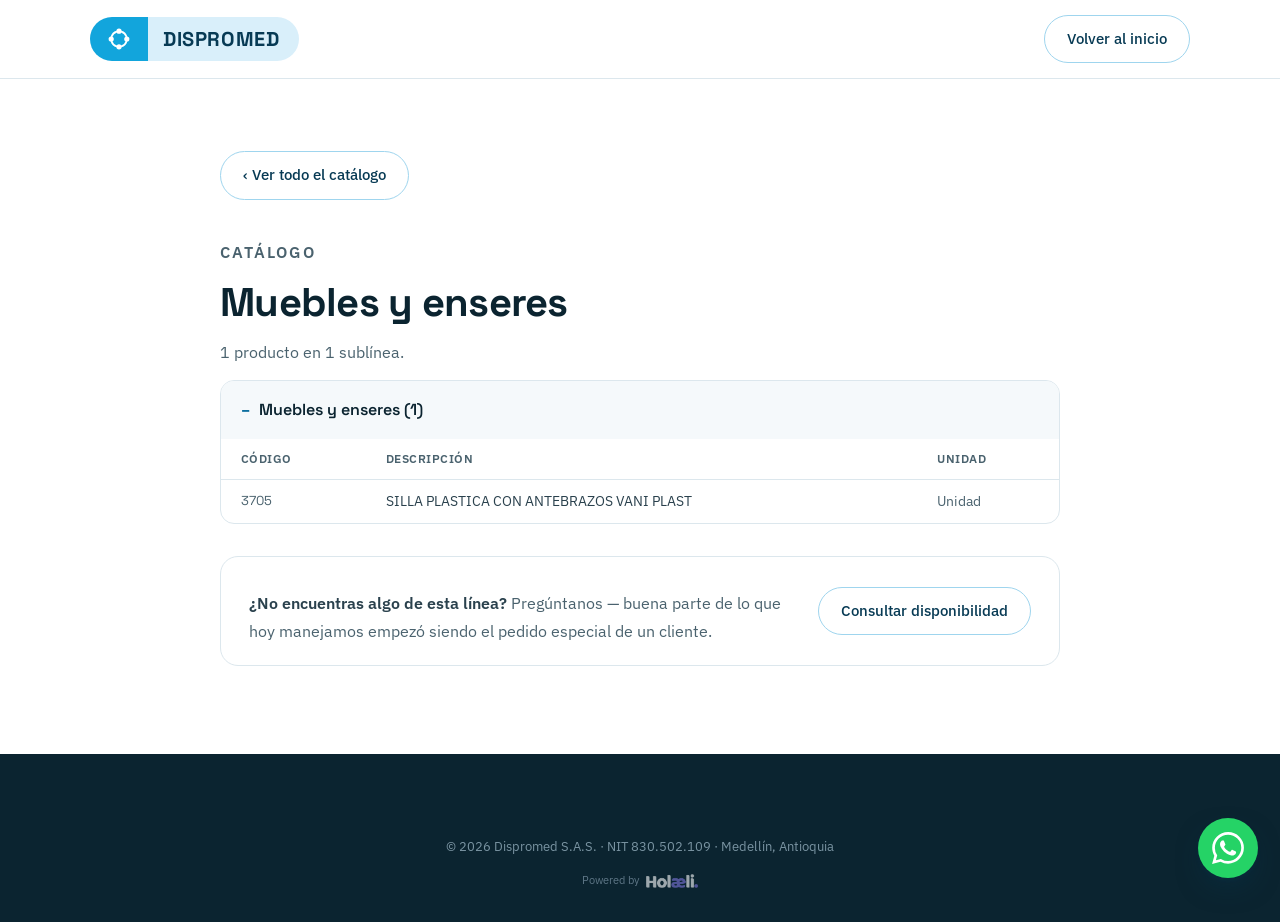
<file: catalogo/muebles-y-enseres.html>
<!doctype html>
<html lang="es-CO">
<head>
<meta charset="utf-8">
<meta name="viewport" content="width=device-width, initial-scale=1">
<title>Muebles y enseres — Catálogo Dispromed</title>
<meta name="description" content="Muebles y enseres — 1 producto en 1 sublínea. Distribución de insumos institucionales, Dispromed S.A.S.">
<link rel="canonical" href="https://dispromed.com.co/catalogo/muebles-y-enseres.html">
<link rel="icon" href="../assets/img/favicon.svg" type="image/svg+xml">
<link rel="preconnect" href="https://fonts.googleapis.com">
<link rel="preconnect" href="https://fonts.gstatic.com" crossorigin>
<link rel="stylesheet" href="https://fonts.googleapis.com/css2?family=Space+Grotesk:wght@500;700&family=IBM+Plex+Sans:wght@400;500;600&display=swap">
<link rel="stylesheet" href="../assets/css/main.css?v=15">
<script defer src="../assets/js/catalogo.js?v=2"></script>
<script defer src="../assets/js/efectos.js?v=1"></script>
</head>
<body>
<header class="site-header">
  <div class="wrap site-header__inner">
    <a class="logo" href="../index.html" aria-label="Dispromed — inicio">
      <span class="logo__mark">
        <svg viewBox="0 0 100 100" aria-hidden="true" style="color:#fff">
          <g fill="none" stroke="currentColor" stroke-width="7" stroke-linecap="round">
            <path d="M 59.27 21.47 A 30 30 0 0 1 78.53 40.73"/><path d="M 78.53 59.27 A 30 30 0 0 1 59.27 78.53"/>
            <path d="M 40.73 78.53 A 30 30 0 0 1 21.47 59.27"/><path d="M 21.47 40.73 A 30 30 0 0 1 40.73 21.47"/>
          </g>
          <g fill="currentColor"><circle cx="50" cy="20" r="10"/><circle cx="80" cy="50" r="10"/><circle cx="50" cy="80" r="10"/><circle cx="20" cy="50" r="10"/></g>
        </svg>
      </span>
      <span class="logo__word">DISPROMED</span>
    </a>
    <div style="flex:1"></div>
    <a class="btn btn--outline btn--sm" href="../index.html">Volver al inicio</a>
  </div>
</header>

<main class="wrap doc" style="max-width:920px">
  <a class="btn btn--outline btn--sm cat-volver" href="index.html">‹ Ver todo el catálogo</a>
  <p class="eyebrow">Catálogo</p>
  <h1>Muebles y enseres</h1>
  <p class="doc__meta">1 producto en 1 sublínea.</p>

    <details class="cat-grupo" id="muebles-y-enseres" open>
      <summary>Muebles y enseres (1)</summary>
    <div class="cat-tabla-wrap">
    <table class="cat-tabla">
      <thead><tr><th>Código</th><th>Descripción</th><th>Unidad</th></tr></thead>
      <tbody>
      <tr><td>3705</td><td>SILLA PLASTICA CON ANTEBRAZOS VANI PLAST</td><td>Unidad</td></tr>
      </tbody>
    </table>
    </div>
    </details>

  <div class="note-bar" style="margin-top:32px">
    <p class="note-bar__text"><strong>¿No encuentras algo de esta línea?</strong> Pregúntanos — buena parte de lo que hoy manejamos empezó siendo el pedido especial de un cliente.</p>
    <a class="btn btn--outline btn--sm" href="mailto:comercial1@dispromed.com.co?subject=Consulta%20de%20cat%C3%A1logo">Consultar disponibilidad</a>
  </div>
</main>
<footer class="site-footer">
  <div class="wrap">
    <div class="site-footer__legal" style="border-top:0;margin-top:0">
      <span>© 2026 Dispromed S.A.S. · NIT 830.502.109 · Medellín, Antioquia</span>
      <span class="powered">Powered by
        <a href="https://holaeli.app" target="_blank" rel="noopener"><img src="../assets/img/holaeli-wordmark-white.png" width="53" height="14" alt="Holaeli" loading="lazy"></a>
      </span>
    </div>
  </div>
</footer>
<a class="wa-float" href="https://wa.me/573174285502?text=Hola%20Dispromed%2C%20quisiera%20informaci%C3%B3n%20sobre%20sus%20productos." target="_blank" rel="noopener" aria-label="Escríbenos por WhatsApp">
  <svg viewBox="0 0 24 24" aria-hidden="true"><path fill="currentColor" d="M17.472 14.382c-.297-.149-1.758-.867-2.03-.967-.273-.099-.471-.148-.67.15-.197.297-.767.966-.94 1.164-.173.199-.347.223-.644.075-.297-.15-1.255-.463-2.39-1.475-.883-.788-1.48-1.761-1.653-2.059-.173-.297-.018-.458.13-.606.134-.133.298-.347.446-.52.149-.174.198-.298.298-.497.099-.198.05-.371-.025-.52-.075-.149-.669-1.612-.916-2.207-.242-.579-.487-.5-.669-.51-.173-.008-.371-.01-.57-.01-.198 0-.52.074-.792.372-.272.297-1.04 1.016-1.04 2.479 0 1.462 1.065 2.875 1.213 3.074.149.198 2.096 3.2 5.077 4.487.709.306 1.262.489 1.694.625.712.227 1.36.195 1.871.118.571-.085 1.758-.719 2.006-1.413.248-.694.248-1.289.173-1.413-.074-.124-.272-.198-.57-.347m-5.421 7.403h-.004a9.87 9.87 0 0 1-5.031-1.378l-.361-.214-3.741.982.998-3.648-.235-.374a9.86 9.86 0 0 1-1.51-5.26c.001-5.45 4.436-9.884 9.888-9.884 2.64 0 5.122 1.03 6.988 2.898a9.825 9.825 0 0 1 2.893 6.994c-.003 5.45-4.437 9.884-9.885 9.884m8.413-18.297A11.815 11.815 0 0 0 12.05 0C5.495 0 .16 5.335.157 11.892c0 2.096.547 4.142 1.588 5.945L.057 24l6.305-1.654a11.882 11.882 0 0 0 5.683 1.448h.005c6.554 0 11.89-5.335 11.893-11.893a11.821 11.821 0 0 0-3.48-8.413Z"/></svg>
  <span class="wa-float__tip">¿Hablamos por WhatsApp?</span>
</a>
</body>
</html>
</file>
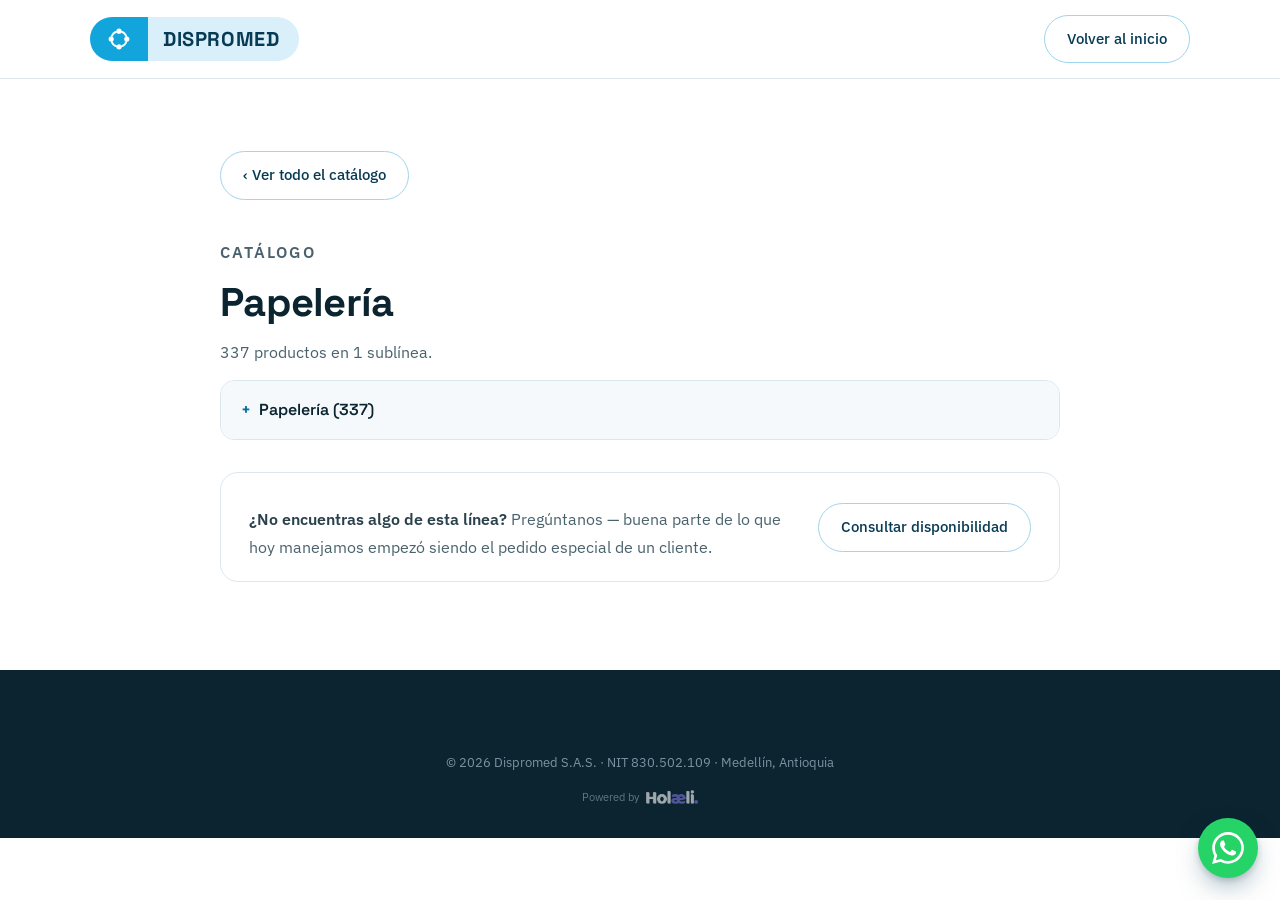
<file: catalogo/papeleria.html>
<!doctype html>
<html lang="es-CO">
<head>
<meta charset="utf-8">
<meta name="viewport" content="width=device-width, initial-scale=1">
<title>Papelería — Catálogo Dispromed</title>
<meta name="description" content="Papelería — 337 productos en 1 sublínea. Distribución de insumos institucionales, Dispromed S.A.S.">
<link rel="canonical" href="https://dispromed.com.co/catalogo/papeleria.html">
<link rel="icon" href="../assets/img/favicon.svg" type="image/svg+xml">
<link rel="preconnect" href="https://fonts.googleapis.com">
<link rel="preconnect" href="https://fonts.gstatic.com" crossorigin>
<link rel="stylesheet" href="https://fonts.googleapis.com/css2?family=Space+Grotesk:wght@500;700&family=IBM+Plex+Sans:wght@400;500;600&display=swap">
<link rel="stylesheet" href="../assets/css/main.css?v=15">
<script defer src="../assets/js/catalogo.js?v=2"></script>
<script defer src="../assets/js/efectos.js?v=1"></script>
</head>
<body>
<header class="site-header">
  <div class="wrap site-header__inner">
    <a class="logo" href="../index.html" aria-label="Dispromed — inicio">
      <span class="logo__mark">
        <svg viewBox="0 0 100 100" aria-hidden="true" style="color:#fff">
          <g fill="none" stroke="currentColor" stroke-width="7" stroke-linecap="round">
            <path d="M 59.27 21.47 A 30 30 0 0 1 78.53 40.73"/><path d="M 78.53 59.27 A 30 30 0 0 1 59.27 78.53"/>
            <path d="M 40.73 78.53 A 30 30 0 0 1 21.47 59.27"/><path d="M 21.47 40.73 A 30 30 0 0 1 40.73 21.47"/>
          </g>
          <g fill="currentColor"><circle cx="50" cy="20" r="10"/><circle cx="80" cy="50" r="10"/><circle cx="50" cy="80" r="10"/><circle cx="20" cy="50" r="10"/></g>
        </svg>
      </span>
      <span class="logo__word">DISPROMED</span>
    </a>
    <div style="flex:1"></div>
    <a class="btn btn--outline btn--sm" href="../index.html">Volver al inicio</a>
  </div>
</header>

<main class="wrap doc" style="max-width:920px">
  <a class="btn btn--outline btn--sm cat-volver" href="index.html">‹ Ver todo el catálogo</a>
  <p class="eyebrow">Catálogo</p>
  <h1>Papelería</h1>
  <p class="doc__meta">337 productos en 1 sublínea.</p>

    <details class="cat-grupo" id="papeleria">
      <summary>Papelería (337)</summary>
    <div class="cat-tabla-wrap">
    <table class="cat-tabla">
      <thead><tr><th>Código</th><th>Descripción</th><th>Unidad</th></tr></thead>
      <tbody>
      <tr><td>3721</td><td>ADHESIVO BOND CARTA PAQ X 100 UN</td><td>Paquete</td></tr>
      <tr><td>3720</td><td>ADHESIVO ROTULO PARA CD PAQ X 50 UN</td><td>Paquete</td></tr>
      <tr><td>2937</td><td>AGENDA TAMAÑO CARTA</td><td>Unidad</td></tr>
      <tr><td>2894</td><td>ALMOHADILLA PARA SELLOS GRANDE</td><td>Unidad</td></tr>
      <tr><td>2819</td><td>ARCHIVADOR AZ FOLDER CARTA</td><td>Unidad</td></tr>
      <tr><td>1738</td><td>ARCHIVADOR AZ FOLDER OFICIO</td><td>Unidad</td></tr>
      <tr><td>2431</td><td>ARCHIVADOR FUELLE TIPO MALETIN 13 BOLSILLOS</td><td>Unidad</td></tr>
      <tr><td>2565</td><td>BANDA DE CAUCHO PAQUETE X 1000 UN</td><td>Paquete</td></tr>
      <tr><td>2849</td><td>BANDERINES X 8 GIPAO</td><td>Unidad</td></tr>
      <tr><td>3054</td><td>BANDERITAS PEQUEÑA GIPAO X 5</td><td>Paquete</td></tr>
      <tr><td>2848</td><td>BISTURI GRANDE ENCAUCHETADO</td><td>Unidad</td></tr>
      <tr><td>3148</td><td>BISTURI PLASTICO PEQUEÑO</td><td>Unidad</td></tr>
      <tr><td>2798</td><td>BITACORA CARTA X 50 HOJAS</td><td>Unidad</td></tr>
      <tr><td>3515</td><td>BITACORA MEDIA CARTA X 50 HOJAS</td><td>Unidad</td></tr>
      <tr><td>3796</td><td>BLOCK CARTA CAUDRICULADO POR 70 HOJAS</td><td>Unidad</td></tr>
      <tr><td>2991</td><td>BLOCK PAPEL BOND CARTA COLORES</td><td>Unidad</td></tr>
      <tr><td>2885</td><td>BOLIGRAFO BIC CRISTAL CAJA X 12 UN</td><td>Caja</td></tr>
      <tr><td>3472</td><td>BOLIGRAFO BIC CRISTAL X UN</td><td>Unidad</td></tr>
      <tr><td>3215</td><td>BOLIGRAFO BIC ROLLER CAJA X 12 UN</td><td>Caja</td></tr>
      <tr><td>3563</td><td>BOLIGRAFO BIC ROLLER X UN</td><td>Unidad</td></tr>
      <tr><td>3638</td><td>BOLIGRAFO GEL NEGRO X UN</td><td>Unidad</td></tr>
      <tr><td>2215</td><td>BOLIGRAFO KILOMETRICO INKJOY CAJA X 12 UND</td><td>Unidad</td></tr>
      <tr><td>3216</td><td>BOLIGRAFO KILOMETRICO PLUS CAJA X 12 UN</td><td>Caja</td></tr>
      <tr><td>2686</td><td>BOLIGRAFO KILOMETRICO ROJO X UN</td><td>Unidad</td></tr>
      <tr><td>2749</td><td>BOLIGRAFO KILOMETRICO X UNIDAD</td><td>Unidad</td></tr>
      <tr><td>3586</td><td>BOLIGRAFO MICROPUNTA TINTA MOJADA NEGRO X UN</td><td>Unidad</td></tr>
      <tr><td>3584</td><td>BOLIGRAFO MICROPUNTA TINTA MOJADA X UN COLORES SURTIDOS</td><td>Unidad</td></tr>
      <tr><td>2943</td><td>BOLIGRAFO PELIKAN SUAVE X UN</td><td>Unidad</td></tr>
      <tr><td>2847</td><td>BOLIGRAFO RETRACTIL NEGRO X UN</td><td>Unidad</td></tr>
      <tr><td>3509</td><td>BOLIGRAFO SEMIGEL X UNIDAD OFFIESCO</td><td>Unidad</td></tr>
      <tr><td>2465</td><td>BOLSILLO CATALOGO DELGADO CARTA PAQ X 100 UN</td><td>Paquete</td></tr>
      <tr><td>3347</td><td>BOLSILLO CATALOGO DELGADO OFICIO</td><td>Unidad</td></tr>
      <tr><td>3327</td><td>BOLSILLO LAMINACION CARTA PAQ X 100 UN</td><td>Paquete</td></tr>
      <tr><td>3862</td><td>BOMBA RUMATEX R12 PAQ X 50</td><td>Paquete</td></tr>
      <tr><td>2785</td><td>BORRADOR MAGNETICO PARA TABLERO</td><td>Unidad</td></tr>
      <tr><td>2428</td><td>BORRADOR NATA GRANDE 612</td><td>Unidad</td></tr>
      <tr><td>3511</td><td>BORRADOR PARA TABLERO EN ACRILICO</td><td>Unidad</td></tr>
      <tr><td>3639</td><td>CABALLETE PARA TABLERO DE 1 MT X 1.20 MT</td><td>Unidad</td></tr>
      <tr><td>3053</td><td>CAJA ARCHIVO Nº 12 40.5 X 21 X 26</td><td>Unidad</td></tr>
      <tr><td>3330</td><td>CAJA METALICA MEDIANA PARA MENUDA GIPAO</td><td>Unidad</td></tr>
      <tr><td>2784</td><td>CALCULADORA DIGITAL CASIO 12 DIGITOS</td><td>Unidad</td></tr>
      <tr><td>3668</td><td>CALCULADORA DIGITAL CASIO 16 DIGITOS</td><td>Unidad</td></tr>
      <tr><td>2717</td><td>CALCULADORA DIGITAL CASIO 8 DIGITOS</td><td>Unidad</td></tr>
      <tr><td>2573</td><td>CARPETA 1&quot; DE TRES AROS</td><td>Unidad</td></tr>
      <tr><td>2758</td><td>CARPETA COLGANTE AZUL OFICIO</td><td>Unidad</td></tr>
      <tr><td>3600</td><td>CARPETA COLGANTE CAFE OFICIO</td><td>Unidad</td></tr>
      <tr><td>3701</td><td>CARPETA DATARRAN 14&quot; ALP</td><td>Unidad</td></tr>
      <tr><td>3052</td><td>CARPETA FOLDER CARTA</td><td>Unidad</td></tr>
      <tr><td>3438</td><td>CARPETA FOLDER CARTA VERTICAL C/CELUGUIA</td><td>Unidad</td></tr>
      <tr><td>3004</td><td>CARPETA FOLDER OFICIO</td><td>Unidad</td></tr>
      <tr><td>3591</td><td>CARPETA FOLDER OFICIO VERTICAL C/CELUGUIA</td><td>Unidad</td></tr>
      <tr><td>2823</td><td>CARPETA LEGAJADORA CARTA</td><td>Unidad</td></tr>
      <tr><td>3110</td><td>CARPETA LEGAJADORA CARTA PLASTICA C/GANCHO</td><td>Unidad</td></tr>
      <tr><td>3105</td><td>CARPETA LEGAJADORA OFICIO 2 TAPAS</td><td>Unidad</td></tr>
      <tr><td>3104</td><td>CARPETA LEGAJADORA OFICIO PLASTICA C/GANCHO</td><td>Unidad</td></tr>
      <tr><td>3675</td><td>CARPETA LISTA DE PRECIOS CON 20 BOLSILLOS</td><td>Unidad</td></tr>
      <tr><td>3518</td><td>CARPETA PLASTICA CARTA TRANSPARENTE CON HILO VERTICAL</td><td>Unidad</td></tr>
      <tr><td>3783</td><td>CARPETA PLASTICA CIERRE MEDIA CARTA</td><td>Unidad</td></tr>
      <tr><td>3617</td><td>CARPETA PLASTICA CON BISEL CARTA</td><td>Unidad</td></tr>
      <tr><td>3618</td><td>CARPETA PLASTICA CON BISEL OFICIO</td><td>Unidad</td></tr>
      <tr><td>3527</td><td>CARPETA PLASTICA OFICIO TRANSPARENTE CON HILO VERTICAL</td><td>Unidad</td></tr>
      <tr><td>3238</td><td>CARPETA PLASTICA TRANSPARENTE CON BROCHE</td><td>Unidad</td></tr>
      <tr><td>3650</td><td>CARTON PAJA 1/4 DE 400 GR</td><td>Unidad</td></tr>
      <tr><td>2868</td><td>CARTULINA BRISTOL 150 GR OFICIO PAQ X 100 UN</td><td>Paquete</td></tr>
      <tr><td>3866</td><td>CARTULINA BRISTOL BLANCA 60 X 90</td><td>Unidad</td></tr>
      <tr><td>3863</td><td>CARTULINA BRISTOL NEGRA</td><td>Unidad</td></tr>
      <tr><td>2867</td><td>CARTULINA LEGAJADORA OFICIO PAQ X 25 PARES</td><td>Paquete</td></tr>
      <tr><td>3284</td><td>CARTULINA NEGRA 170 GR 70 X 100</td><td>Unidad</td></tr>
      <tr><td>3237</td><td>CARTULINA OPALINA CARTA PAQ X 50 UN</td><td>Paquete</td></tr>
      <tr><td>3022</td><td>CARTULINA PLANA 1/8 PAQ X 100 UND</td><td>Paquete</td></tr>
      <tr><td>3865</td><td>CARTULINA PLANA 70 X 50 VARIOS</td><td>Unidad</td></tr>
      <tr><td>2854</td><td>CD PRINCO X UN</td><td>Unidad</td></tr>
      <tr><td>2970</td><td>CD RW TORRE X 25 UN</td><td>Paquete</td></tr>
      <tr><td>3067</td><td>CELUGUIA EN CARTULINA PARA FOLDER PAQ X 160 UN</td><td>Paquete</td></tr>
      <tr><td>2812</td><td>CHINCHE PLASTIFICADO X CAJA</td><td>Caja</td></tr>
      <tr><td>3050</td><td>CINTA AISLANTE 1&quot; X 20 MT COLORES VARIOS</td><td>Rollo</td></tr>
      <tr><td>3690</td><td>CINTA DOBLE FAZ 12 MM X 5 MT</td><td>Rollo</td></tr>
      <tr><td>3057</td><td>CINTA DOBLE FAZ 12 X 50</td><td>Rollo</td></tr>
      <tr><td>2899</td><td>CINTA DOBLE FAZ 18 X 5</td><td>Rollo</td></tr>
      <tr><td>2865</td><td>CINTA ENMASCARAR 1&quot; X 20 YD AZUL</td><td>Rollo</td></tr>
      <tr><td>3264</td><td>CINTA ENMASCARAR 1&quot; X 40 MT</td><td>Rollo</td></tr>
      <tr><td>3205</td><td>CINTA ENMASCARAR 1/2&quot; X 40 MT</td><td>Rollo</td></tr>
      <tr><td>3294</td><td>CINTA ENMASCARAR 2&quot; X 20 MT</td><td>Rollo</td></tr>
      <tr><td>3470</td><td>CINTA ENMASCARAR 2&quot; X 40 MT</td><td>Rollo</td></tr>
      <tr><td>1492</td><td>CINTA ENMASCARAR 3/4&quot; X 40 MT</td><td>Rollo</td></tr>
      <tr><td>3839</td><td>CINTA ENMASCARAR 3/4&quot; X 50 MT AZUL</td><td>Rollo</td></tr>
      <tr><td>3436</td><td>CINTA ONIX PARA IMPRESORA EPSON FX890</td><td>Unidad</td></tr>
      <tr><td>3026</td><td>CINTA PAPEL 20 MM X 50 YD COLORES SURTIDOS</td><td>Rollo</td></tr>
      <tr><td>3357</td><td>CINTA PARA IMPRESORA EPSON 388</td><td>Unidad</td></tr>
      <tr><td>3475</td><td>CINTA PARA IMPRESORA LASER NP ERC-38B</td><td>Unidad</td></tr>
      <tr><td>3492</td><td>CINTA PARA IMPRESORA ONIX REF 596 HY</td><td>Unidad</td></tr>
      <tr><td>3378</td><td>CINTA TRANSPARENTE 1&quot; X 40 MT</td><td>Rollo</td></tr>
      <tr><td>2820</td><td>CINTA TRANSPARENTE 1/2&quot; 40 MT</td><td>Rollo</td></tr>
      <tr><td>3858</td><td>CINTA TRANSPARENTE 1/2&quot; X 20 MT</td><td>Rollo</td></tr>
      <tr><td>1283</td><td>CINTA TRANSPARENTE 2&quot; X 100 MT</td><td>Rollo</td></tr>
      <tr><td>3213</td><td>CINTA TRANSPARENTE 2&quot; X 300 MT</td><td>Rollo</td></tr>
      <tr><td>2858</td><td>CINTA TRANSPARENTE 2&quot; X 40 MT</td><td>Rollo</td></tr>
      <tr><td>3027</td><td>COLORES UNIPUNTA CAJA X 12 UND</td><td>Caja</td></tr>
      <tr><td>3403</td><td>COLORES UNIPUNTA X UNIDAD</td><td>Unidad</td></tr>
      <tr><td>3379</td><td>COMPROBANTE DE EGRESO</td><td>Talonario</td></tr>
      <tr><td>3573</td><td>COMPROBANTE EGRESO REF 2006A MINERVA</td><td>Paquete</td></tr>
      <tr><td>3109</td><td>CONTACT PLUS TRANSPARENTE X 3 MT</td><td>Rollo</td></tr>
      <tr><td>3204</td><td>CONTRATO DE TRABAJO MINERVA PAQ X 12 UN</td><td>Paquete</td></tr>
      <tr><td>3121</td><td>CORRECTOR EN CINTA</td><td>Unidad</td></tr>
      <tr><td>2864</td><td>CORRECTOR LAPIZ</td><td>Unidad</td></tr>
      <tr><td>3257</td><td>CORRECTOR LAPIZ FABER CASTELL</td><td>Unidad</td></tr>
      <tr><td>2631</td><td>CORRECTOR LIQUIDO LIQUID PAPER</td><td>Unidad</td></tr>
      <tr><td>2818</td><td>CORRECTOR LIQUIDO LIQUID PAPER 22 ML</td><td>Unidad</td></tr>
      <tr><td>2793</td><td>COSEDORA CLASICA GP-200 20 HOJAS</td><td>Unidad</td></tr>
      <tr><td>3039</td><td>COSEDORA GIPAO GP935 20 HJ</td><td>Unidad</td></tr>
      <tr><td>3528</td><td>COSEDORA MEDIANA GIPAO REF 206</td><td>Unidad</td></tr>
      <tr><td>3719</td><td>COSEDORA METALICA GRANDE BATES 550C</td><td>Unidad</td></tr>
      <tr><td>3155</td><td>COSEDORA METALICA PEQUEÑA RANK</td><td>Unidad</td></tr>
      <tr><td>2786</td><td>COSEDORA RAPID ALICATE METALICA</td><td>Unidad</td></tr>
      <tr><td>3191</td><td>COSEDORA TRITON GRANDE REF 2610</td><td>Unidad</td></tr>
      <tr><td>3285</td><td>CRAYOLA INDUSTRIAL CJ X 10 UN FABER</td><td>Caja</td></tr>
      <tr><td>2397</td><td>CUADERNO ARGOLLADO RAYADO X 100 HOJAS</td><td>Unidad</td></tr>
      <tr><td>3096</td><td>CUADERNO COSIDO 100 HOJAS</td><td>Unidad</td></tr>
      <tr><td>3469</td><td>CUADERNO CUADRICULADO 100 HOJAS</td><td>Unidad</td></tr>
      <tr><td>3228</td><td>CUADERNO LIBRETA 1/2 CARTA RAYAS ARGOLLADA</td><td>Unidad</td></tr>
      <tr><td>2759</td><td>CUBIERTA LEGAJADORA Nº 13 OFICIO NORMA</td><td>Par</td></tr>
      <tr><td>3273</td><td>CUCHILLA PARA BISTURI REPUESTO PAQ X 10 UN</td><td>Paquete</td></tr>
      <tr><td>2488</td><td>DESCANSA MUÑECAS EN GEL PARA TECLADO REF TPG-193</td><td>Unidad</td></tr>
      <tr><td>3538</td><td>DISPENSADOR DE CINTA TRANSPARENTE DE 1/2&quot;</td><td>Unidad</td></tr>
      <tr><td>3427</td><td>DVD TORRE X 50 UN</td><td>Unidad</td></tr>
      <tr><td>3626</td><td>ESCUADRA DE MADERA 45° IDEAL</td><td>Unidad</td></tr>
      <tr><td>3127</td><td>FIJA BOLIGRAFO SENCILLO</td><td>Unidad</td></tr>
      <tr><td>3028</td><td>FOAMY PLIEGO COLORES SURTIDOS</td><td>Unidad</td></tr>
      <tr><td>3247</td><td>FOLDER CATALOGO CARTA</td><td>Unidad</td></tr>
      <tr><td>2969</td><td>FOLDER LEGAJADOR 2.0 D BLANCO</td><td>Unidad</td></tr>
      <tr><td>3443</td><td>FONOMEMO MINERVA 35-05</td><td>Unidad</td></tr>
      <tr><td>3114</td><td>FORMA CONTINUA CARTA BLANCA 3P</td><td>Caja</td></tr>
      <tr><td>3442</td><td>FORMA CONTINUA MEDIA CARTA BLANCA 1P</td><td>Caja</td></tr>
      <tr><td>3120</td><td>FORMA CONTINUA MEDIA CARTA BLANCA 3P</td><td>Caja</td></tr>
      <tr><td>3462</td><td>GANCHO ADHESIVO PLASTICO</td><td>Unidad</td></tr>
      <tr><td>3473</td><td>GANCHO CLIP JUMBO X CAJA</td><td>Caja</td></tr>
      <tr><td>2838</td><td>GANCHO CLIP MARIPOSA X CAJA</td><td>Caja</td></tr>
      <tr><td>2688</td><td>GANCHO CLIP PEQUEÑO X CAJA</td><td>Caja</td></tr>
      <tr><td>3454</td><td>GANCHO COSEDORA INDUSTRIAL 23/10 X 1000</td><td>Caja</td></tr>
      <tr><td>3019</td><td>GANCHO COSEDORA INDUSTRIAL 5/16 X 5000 UN</td><td>Caja</td></tr>
      <tr><td>2722</td><td>GANCHO COSEDORA TRITON X CAJA</td><td>Caja</td></tr>
      <tr><td>2851</td><td>GANCHO COSEDORA X 5.000 GIPAO 26/6</td><td>Caja</td></tr>
      <tr><td>2348</td><td>GANCHO LEGAJADOR METALICO CAJA X 20 UND</td><td>Caja</td></tr>
      <tr><td>2760</td><td>GANCHO LEGAJADOR PLASTICO PAQ X 20 UN</td><td>Paquete</td></tr>
      <tr><td>2369</td><td>GANCHO PARA COSEDORA 26/8 CAJA X 5.000 UND</td><td>Caja</td></tr>
      <tr><td>3752</td><td>GANCHO TIPO LOTERO 15 MM</td><td>Unidad</td></tr>
      <tr><td>3753</td><td>GANCHO TIPO LOTERO 19 MM</td><td>Unidad</td></tr>
      <tr><td>3809</td><td>GANCHO TIPO LOTERO 25 MM</td><td>Unidad</td></tr>
      <tr><td>3611</td><td>GANCHO TIPO LOTERO 32 MM</td><td>Unidad</td></tr>
      <tr><td>3042</td><td>GANCHO TIPO LOTERO 41 MM</td><td>Unidad</td></tr>
      <tr><td>3225</td><td>GUILLOTINA MEDIANA 360 MM X 288 MM</td><td>Unidad</td></tr>
      <tr><td>2212</td><td>HUELLERO DACTILAR PEQUEÑO</td><td>Unidad</td></tr>
      <tr><td>3730</td><td>HUMEDECEDOR DACTILAR 11 GR</td><td>Unidad</td></tr>
      <tr><td>2684</td><td>HUMEDECEDOR DACTILAR 50 GR</td><td>Unidad</td></tr>
      <tr><td>2630</td><td>LAPIZ 2 HB CAJA X 12 UN</td><td>Caja</td></tr>
      <tr><td>2949</td><td>LAPIZ 2 HB X UN</td><td>Unidad</td></tr>
      <tr><td>3585</td><td>LAPIZ BLANCO X UN</td><td>Unidad</td></tr>
      <tr><td>2839</td><td>LAPIZ MIRADO Nº 2 NEGRO CAJA X 12</td><td>Caja</td></tr>
      <tr><td>3012</td><td>LAPIZ MIRADO Nº 2 X UNIDAD</td><td>Unidad</td></tr>
      <tr><td>3653</td><td>LIBRETA CUENTA DE COBRO MEDIA CARTA MINERVA</td><td>Unidad</td></tr>
      <tr><td>3126</td><td>LIBRO DE ACTAS 100 FOLIOS OFICIO</td><td>Unidad</td></tr>
      <tr><td>3207</td><td>LIBRO DE ACTAS 200 FOLIOS OFICIO</td><td>Unidad</td></tr>
      <tr><td>3202</td><td>LIBRO DE ACTAS 400 FOLIOS OFICIO</td><td>Unidad</td></tr>
      <tr><td>3531</td><td>LIBRO DE CONTABILIDAD 1/2 OFICIO 80 FOLIOS</td><td>Unidad</td></tr>
      <tr><td>3183</td><td>LIBRO DE CONTABILIDAD OFICIO 100 FOLIOS</td><td>Unidad</td></tr>
      <tr><td>3175</td><td>LIMPIADOR DE PANTALLAS X 250 ML</td><td>Unidad</td></tr>
      <tr><td>3455</td><td>LIMPIADOR DE TABLEROS ACRILICOS X 100 ML</td><td>Frasco</td></tr>
      <tr><td>3461</td><td>LLAVERO IDENTIFICADOR</td><td>Unidad</td></tr>
      <tr><td>3375</td><td>LUPA DE MANGO 75 MM DE DIAMETRO</td><td>Unidad</td></tr>
      <tr><td>3493</td><td>MARCADOR BORRABLE EDDING</td><td>Unidad</td></tr>
      <tr><td>2862</td><td>MARCADOR BORRABLE PUNTA GRUESA CAJA X 12 UN</td><td>Caja</td></tr>
      <tr><td>3030</td><td>MARCADOR BORRABLE PUNTA GRUESA EXPO X UN</td><td>Unidad</td></tr>
      <tr><td>2216</td><td>MARCADOR BORRABLE PUNTA GRUESA X UN</td><td>Unidad</td></tr>
      <tr><td>3217</td><td>MARCADOR CHEQUEADOR DE BILLETES PELIKAN</td><td>Unidad</td></tr>
      <tr><td>3736</td><td>MARCADOR METALICO PUNTA DELGADA SHARPIE X UN</td><td>Unidad</td></tr>
      <tr><td>2948</td><td>MARCADOR PERMANENTE PUNTA DELGADA X UN</td><td>Unidad</td></tr>
      <tr><td>2869</td><td>MARCADOR PERMANENTE PUNTA GRUESA CAJA X 12 UN</td><td>Caja</td></tr>
      <tr><td>1828</td><td>MARCADOR PERMANENTE PUNTA GRUESA X UN</td><td>Unidad</td></tr>
      <tr><td>2853</td><td>MARCADOR PERMANENTE SHARPIE DELGADO CAJA X 12 UN</td><td>Caja</td></tr>
      <tr><td>2238</td><td>MARCADOR PERMANENTE SHARPIE DELGADO X UN</td><td>Unidad</td></tr>
      <tr><td>3211</td><td>MARCADOR PERMANENTE SHARPIE PUNTA GRUESA CAJA X 12</td><td>Caja</td></tr>
      <tr><td>2782</td><td>MEMORIA USB 16 GB</td><td>Unidad</td></tr>
      <tr><td>3326</td><td>MEMORIA USB 32 GB</td><td>Unidad</td></tr>
      <tr><td>2886</td><td>MEMORIA USB 4 GB</td><td>Unidad</td></tr>
      <tr><td>3061</td><td>MEMORIA USB 8 GB</td><td>Unidad</td></tr>
      <tr><td>3229</td><td>MINAS FABER CASTELL 0.5</td><td>Unidad</td></tr>
      <tr><td>2426</td><td>MINAS FABER CASTELL 0.7</td><td>Unidad</td></tr>
      <tr><td>3666</td><td>MINAS GIPAO 2.0 MM</td><td>Unidad</td></tr>
      <tr><td>3055</td><td>MIRELLA COLORES VARIOS X 500 GR</td><td>Bolsa</td></tr>
      <tr><td>3034</td><td>NYLON 6 LBS CARRETA X 90 MTS</td><td>Rollo</td></tr>
      <tr><td>2482</td><td>PAD MOUSE SENCILLO</td><td>Unidad</td></tr>
      <tr><td>3051</td><td>PALOS MADERA PARA PALETAS X 1.000 UN</td><td>Paquete</td></tr>
      <tr><td>2824</td><td>PAPEL CARBON CARTA X 50 HOJAS</td><td>Paquete</td></tr>
      <tr><td>2394</td><td>PAPEL CONTACT TRANSPARENTE ROLLO X 20 MTS</td><td>Rollo</td></tr>
      <tr><td>3722</td><td>PAPEL FOCOCOPIA CARTA ECOLOGICO RESMA</td><td>Resma</td></tr>
      <tr><td>2218</td><td>PAPEL FOTOCOPIA CARTA 75 GR RESMA</td><td>Unidad</td></tr>
      <tr><td>2619</td><td>PAPEL FOTOCOPIA MEDIA CARTA 75 GR RESMA</td><td>Unidad</td></tr>
      <tr><td>2522</td><td>PAPEL FOTOCOPIA OFICIO 75 GR RESMA</td><td>Unidad</td></tr>
      <tr><td>3723</td><td>PAPEL FOTOCOPIA OFICIO ECOLOGICO RESMA</td><td>Resma</td></tr>
      <tr><td>3312</td><td>PAPEL FOTOGRAFICO POINTER PAQ X 20 HOJAS</td><td>Paquete</td></tr>
      <tr><td>3864</td><td>PAPEL GLOBO COLOR ROLLO X 20</td><td>Rollo</td></tr>
      <tr><td>2783</td><td>PAPEL IRIS MINIPACK 80 GR CARTA</td><td>Unidad</td></tr>
      <tr><td>3263</td><td>PAPEL KRAFT 60 CM X 7 KG</td><td>Rollo</td></tr>
      <tr><td>3283</td><td>PAPEL SEDA 70 X 50 PAQ X 20</td><td>Paquete</td></tr>
      <tr><td>2890</td><td>PAPEL TERMICO REGISTRADORA 57 MM X 10 MT</td><td>Rollo</td></tr>
      <tr><td>2910</td><td>PAPEL TERMICO REGISTRADORA 57 MM X 30 MT</td><td>Rollo</td></tr>
      <tr><td>3305</td><td>PAPEL TERMICO REGISTRADORA 76 MM X 30 MT</td><td>Rollo</td></tr>
      <tr><td>2799</td><td>PAPEL TERMICO REGISTRADORA 80 MM X 30 MT</td><td>Rollo</td></tr>
      <tr><td>3477</td><td>PAPEL TERMICO REGISTRADORA 80 MM X 60 MT</td><td>Rollo</td></tr>
      <tr><td>3073</td><td>PAPELERA PARA ESCRITORIO MALLA DE 1</td><td>Unidad</td></tr>
      <tr><td>3672</td><td>PAPELERA PARA ESCRITORIO MALLA DE 2</td><td>Unidad</td></tr>
      <tr><td>3074</td><td>PAPELERA PARA ESCRITORIO MALLA DE 3</td><td>Unidad</td></tr>
      <tr><td>2723</td><td>PASTA DATA PLUS 10 NEGRA</td><td>Unidad</td></tr>
      <tr><td>3085</td><td>PASTA DATA PLUS 14 NEGRA</td><td>Unidad</td></tr>
      <tr><td>3258</td><td>PEGANTE EN BARRA FABER CASTELL X 40 GR</td><td>Unidad</td></tr>
      <tr><td>3206</td><td>PEGANTE EN BARRA PEGASTIC X 10 GR</td><td>Unidad</td></tr>
      <tr><td>3302</td><td>PEGANTE EN BARRA PEGASTIC X 40 GR</td><td>Unidad</td></tr>
      <tr><td>3018</td><td>PEGANTE EN BARRA X 25 GR</td><td>Unidad</td></tr>
      <tr><td>2866</td><td>PEGANTE EN BARRA X 36 GR</td><td>Unidad</td></tr>
      <tr><td>2421</td><td>PEGANTE EN BARRA X 40 GR</td><td>Unidad</td></tr>
      <tr><td>3029</td><td>PEGANTE LIQUIDO X 250 GR</td><td>Frasco</td></tr>
      <tr><td>2947</td><td>PEGANTE LIQUIDO X KILO</td><td>Frasco</td></tr>
      <tr><td>2436</td><td>PERFORADORA 2 HUECOS GP 310 MEDIANA</td><td>Unidad</td></tr>
      <tr><td>2944</td><td>PERFORADORA 2 HUECOS GP 880 GRANDE</td><td>Unidad</td></tr>
      <tr><td>3256</td><td>PERFORADORA 2 HUECOS RANK 1050 SEMIINDUSTRIAL</td><td>Unidad</td></tr>
      <tr><td>2945</td><td>PERFORADORA 2 HUECOS STUDMARK 4522 INDUSTRIAL</td><td>Unidad</td></tr>
      <tr><td>2852</td><td>PERFORADORA 3 HUECOS STUDMARK 4512</td><td>Unidad</td></tr>
      <tr><td>3043</td><td>PERFORADORA INDUSTRIAL 2H 40H GP880</td><td>Unidad</td></tr>
      <tr><td>3035</td><td>PINCELES CERDA SURTIDOS</td><td>Unidad</td></tr>
      <tr><td>2837</td><td>PISTOLA SILICONA EN BARRA</td><td>Unidad</td></tr>
      <tr><td>3033</td><td>PLASTILINA COLORES SURTIDOS X 180 GR</td><td>Unidad</td></tr>
      <tr><td>3137</td><td>PLASTILINA COLORES VARIOS X KILO</td><td>Bolsa</td></tr>
      <tr><td>3049</td><td>PLASTILINA X 9 X 55 GR</td><td>Caja</td></tr>
      <tr><td>3465</td><td>PLIEGO FOMI 2 MM ESCARCHADO</td><td>Unidad</td></tr>
      <tr><td>3748</td><td>PLUMIGRAFO DELGADO FABER CASTELL NEGRO</td><td>Unidad</td></tr>
      <tr><td>2776</td><td>PORTA ESCARAPELA EN VINILO CON CORDON</td><td>Unidad</td></tr>
      <tr><td>2844</td><td>PORTA LAPICERO REDONDO EN REJILLA</td><td>Unidad</td></tr>
      <tr><td>3476</td><td>PORTA LAPICEROS 3 USOS</td><td>Unidad</td></tr>
      <tr><td>3165</td><td>PORTABORRADOR RETRACTIL</td><td>Unidad</td></tr>
      <tr><td>3062</td><td>PORTAGUIA EN ACETATO TRANSPARENTE PAQ X 10 UNID</td><td>Paquete</td></tr>
      <tr><td>3377</td><td>PORTALLAVES METALICO CON CHAPA</td><td>Unidad</td></tr>
      <tr><td>2223</td><td>PORTAMINAS 0.5 MM PLASTICO</td><td>Unidad</td></tr>
      <tr><td>2226</td><td>PORTAMINAS 0.7 FABER</td><td>Unidad</td></tr>
      <tr><td>3667</td><td>PORTAMINAS 2.0 MM PLASTICO</td><td>Unidad</td></tr>
      <tr><td>3788</td><td>PRODUCTOS VARIOS DE CUMPLEAÑOS</td><td>Unidad</td></tr>
      <tr><td>3829</td><td>PUNZONES PLASTICOS Y METALICOS</td><td>Unidad</td></tr>
      <tr><td>3259</td><td>REGLA FABER CASTELL X 30 CM</td><td>Unidad</td></tr>
      <tr><td>3341</td><td>REGLA METALICA 30 CM</td><td>Unidad</td></tr>
      <tr><td>2632</td><td>REGLA PLASTICA TODAS</td><td>Unidad</td></tr>
      <tr><td>3732</td><td>REGLA PROFESIONAL 50 CM FABER CASTELL</td><td>Unidad</td></tr>
      <tr><td>2229</td><td>RESALTADOR GRUESO VARIOS</td><td>Unidad</td></tr>
      <tr><td>3818</td><td>RESALTADOR PASTEL PELIKAN</td><td>Unidad</td></tr>
      <tr><td>2236</td><td>RESALTADOR SHARPIE VARIOS</td><td>Unidad</td></tr>
      <tr><td>3762</td><td>REVISTERO CARTON FORRADO</td><td>Unidad</td></tr>
      <tr><td>2301</td><td>ROLLO DE PAPEL 63*30</td><td>Rollo</td></tr>
      <tr><td>3023</td><td>ROLLO PAPEL PARA FAX X 30 MT</td><td>Rollo</td></tr>
      <tr><td>3808</td><td>ROTULO ADHESIVO CARTA 67 X 25 PAQ X 10 HOJAS</td><td>Paquete</td></tr>
      <tr><td>3468</td><td>ROTULO ADHESIVO CARTA 72 X 25 PAQ X 10 HOJAS</td><td>Paquete</td></tr>
      <tr><td>2757</td><td>SACAGANCHO GIPAO</td><td>Unidad</td></tr>
      <tr><td>2794</td><td>SACAPUNTA METALICO SENCILLO</td><td>Unidad</td></tr>
      <tr><td>2968</td><td>SEPARADOR A COLOR 1 - 12 PARA FOLDER</td><td>Paquete</td></tr>
      <tr><td>3754</td><td>SEPARADOR A COLOR 1-31 PARA FOLDER</td><td>Paquete</td></tr>
      <tr><td>3239</td><td>SEPARADOR CARTULINA 105 PAQ X 5 UN SURTIDO</td><td>Paquete</td></tr>
      <tr><td>3519</td><td>SEPARADOR FOLDER PRIMAVERA PLASTICO PAQ X 5 UND</td><td>Paquete</td></tr>
      <tr><td>2821</td><td>SEPARADOR PLASTICO 105 PAQ X 5 UN SURTIDO</td><td>Paquete</td></tr>
      <tr><td>3230</td><td>SILICONA BARRA DELGADA PAQ X 700 GR</td><td>Paquete</td></tr>
      <tr><td>3031</td><td>SILICONA EN BARRA GRUESA X 11.5 MM</td><td>Unidad</td></tr>
      <tr><td>3032</td><td>SILICONA LIQUIDA X 250 ML</td><td>Frasco</td></tr>
      <tr><td>3425</td><td>SILICONA LIQUIDA X 500 ML</td><td>Unidad</td></tr>
      <tr><td>3785</td><td>SILLA EJECUTIVA GIRATORIA CON RODACHINES</td><td>Unidad</td></tr>
      <tr><td>3282</td><td>SOBRE BLANCO CARTA</td><td>Unidad</td></tr>
      <tr><td>2764</td><td>SOBRE BLANCO OFICIO CAJA X 500 UN</td><td>Caja</td></tr>
      <tr><td>2237</td><td>SOBRE DE MANILA CARTA</td><td>Unidad</td></tr>
      <tr><td>3025</td><td>SOBRE DE MANILA MEDIA CARTA ECOLOGICO</td><td>Unidad</td></tr>
      <tr><td>2393</td><td>SOBRE DE MANILA OFICIO</td><td>Unidad</td></tr>
      <tr><td>3227</td><td>SOBRE DE MANILA OFICIO BLANCO</td><td>Unidad</td></tr>
      <tr><td>3751</td><td>SOBRE DE MANILA PAGO ECOLOGICO</td><td>Unidad</td></tr>
      <tr><td>2400</td><td>SOBRE DE MANILA RADIOGRAFIA</td><td>Unidad</td></tr>
      <tr><td>3112</td><td>TABLA DE APOYO DE MADERA</td><td>Unidad</td></tr>
      <tr><td>2919</td><td>TABLA DE APOYO PLASTICA PLANILLERA</td><td>Unidad</td></tr>
      <tr><td>3687</td><td>TABLERO ACRILICO 40 CM X 60 CM</td><td>Unidad</td></tr>
      <tr><td>3679</td><td>TABLERO ACRILICO 80 CM X 120 CM</td><td>Unidad</td></tr>
      <tr><td>2889</td><td>TABLERO ACRILICO 80 CM X 60 CM</td><td>Unidad</td></tr>
      <tr><td>2687</td><td>TABLERO DE CORCHO 45 CM X 60 CM</td><td>Unidad</td></tr>
      <tr><td>3612</td><td>TACO ADHESIVO MINI PAQ X 4 UN</td><td>Paquete</td></tr>
      <tr><td>3685</td><td>TACO ADHESIVO X 100 7.5 CM X 7.5 CM</td><td>Unidad</td></tr>
      <tr><td>3393</td><td>TACO ADHESIVO X 300 5 CM X 5 CM</td><td>Unidad</td></tr>
      <tr><td>3184</td><td>TACO ADHESIVO X 320 5 CM X 5 CM</td><td>Unidad</td></tr>
      <tr><td>3340</td><td>TACO ADHESIVO X 400 5 CM X 5 CM</td><td>Unidad</td></tr>
      <tr><td>2863</td><td>TACOS DE PAPEL BOND PARA NOTAS</td><td>Unidad</td></tr>
      <tr><td>2748</td><td>TALONARIO DE REMISIONES</td><td>Unidad</td></tr>
      <tr><td>3013</td><td>TALONARIO RECIBO DE CAJA MENOR SENCILLO X 100 HOJAS</td><td>Unidad</td></tr>
      <tr><td>3249</td><td>TALONARIO RECIBO DE CAJA MENOR X 200 HJ</td><td>Talonario</td></tr>
      <tr><td>3449</td><td>TARJETA KARDEX PAQ X 100 UN O.D.</td><td>Paquete</td></tr>
      <tr><td>2689</td><td>TARJETERO GRANDE</td><td>Unidad</td></tr>
      <tr><td>3209</td><td>TARRO DE TINTA G2100 COLORES VARIOS</td><td>Unidad</td></tr>
      <tr><td>3210</td><td>TARRO DE TINTA L555 COLORES VARIOS</td><td>Unidad</td></tr>
      <tr><td>3036</td><td>TEMPERAS ACRILICAS X 500 ML COLORES SURTIDOS</td><td>Frasco</td></tr>
      <tr><td>3828</td><td>TIJERA 6.0&quot; GIPAO</td><td>Unidad</td></tr>
      <tr><td>3200</td><td>TIJERA 6.5&quot; OPTIMISSA</td><td>Unidad</td></tr>
      <tr><td>2850</td><td>TIJERA 7&quot; GIPAO</td><td>Unidad</td></tr>
      <tr><td>3731</td><td>TIJERA 7.0&quot; OPTIMISSA</td><td>Unidad</td></tr>
      <tr><td>3044</td><td>TIJERA 8.0&quot; GIPAO</td><td>Unidad</td></tr>
      <tr><td>3877</td><td>TIJERA PULIDORA TC800</td><td>Unidad</td></tr>
      <tr><td>2399</td><td>TIJERA PUNTA ROMA MEDIANA</td><td>Unidad</td></tr>
      <tr><td>3457</td><td>TINTA CANON BOTELLA CYAN GI-190</td><td>Frasco</td></tr>
      <tr><td>3768</td><td>TINTA CANON BOTELLA MAGENTA GI-190</td><td>Frasco</td></tr>
      <tr><td>3777</td><td>TINTA CANON BOTELLA NEGRA GI-190</td><td>Unidad</td></tr>
      <tr><td>3767</td><td>TINTA CANON BOTELLA YELLOW GI-190</td><td>Frasco</td></tr>
      <tr><td>3487</td><td>TINTA PARA IMPRESORA SERIE G X 4 UN</td><td>Kit</td></tr>
      <tr><td>3474</td><td>TINTA PARA IMPRESORA SERIE L COMBO X5</td><td>Kit</td></tr>
      <tr><td>3575</td><td>TINTA PARA MARCADOR BORRABLE X 20 ML SURTIDA</td><td>Unidad</td></tr>
      <tr><td>2685</td><td>TINTA PARA SELLOS NEGRA</td><td>Unidad</td></tr>
      <tr><td>3456</td><td>TINTA PARA SELLOS ROJA X 28 CC</td><td>Frasco</td></tr>
      <tr><td>2929</td><td>TIZA ESCOLAR BLANCA CAJA X 100 UN</td><td>Caja</td></tr>
      <tr><td>2883</td><td>TONER 85A PARA IMPRESORA HP</td><td>Unidad</td></tr>
      <tr><td>3099</td><td>TONER 950XL NEGRO PARA IMPRESORA HP</td><td>Unidad</td></tr>
      <tr><td>3102</td><td>TONER 951XL AMARILLO PARA IMPRESORA HP</td><td>Unidad</td></tr>
      <tr><td>3100</td><td>TONER 951XL CIAN PARA IMPRESORA HP</td><td>Unidad</td></tr>
      <tr><td>3101</td><td>TONER 951XL MAGENTA PARA IMPRESORA HP</td><td>Unidad</td></tr>
      <tr><td>2859</td><td>TONER CE278A PARA IMPRESORA HP</td><td>Unidad</td></tr>
      <tr><td>2861</td><td>TONER CE285A PARA IMPRESORA HP</td><td>Unidad</td></tr>
      <tr><td>2860</td><td>TONER CF283A PARA IMPRESORA HP</td><td>Unidad</td></tr>
      <tr><td>3642</td><td>TONER EPSON T504120-AL NEGRO 70 ML L4</td><td>Unidad</td></tr>
      <tr><td>3643</td><td>TONER EPSON T504220-AL CYAN 70 ML L415</td><td>Unidad</td></tr>
      <tr><td>3644</td><td>TONER EPSON T504320-AL MAGENTA 70 ML</td><td>Unidad</td></tr>
      <tr><td>3645</td><td>TONER EPSON T504420-AL YELLOW 70 ML L</td><td>Unidad</td></tr>
      <tr><td>3681</td><td>TONER EPSON T664120 L200 NEGRA</td><td>Unidad</td></tr>
      <tr><td>3709</td><td>TONER EPSON T664220 L200 CYAN</td><td>Unidad</td></tr>
      <tr><td>3710</td><td>TONER EPSON T664320 L200 MAGENTA</td><td>Unidad</td></tr>
      <tr><td>3804</td><td>TONER EPSON T664420 L200 AMARILLO</td><td>Unidad</td></tr>
      <tr><td>3208</td><td>TONER HP CF 226A</td><td>Unidad</td></tr>
      <tr><td>3769</td><td>TONER ORIGINAL EPSON T544120-AL NEGRA L3110/L315</td><td>Unidad</td></tr>
      <tr><td>3770</td><td>TONER ORIGINAL EPSON T544220-AL CYAN L3110/L315</td><td>Unidad</td></tr>
      <tr><td>3771</td><td>TONER ORIGINAL EPSON T544320-AL MAGENTA L3110/L315</td><td>Unidad</td></tr>
      <tr><td>3772</td><td>TONER ORIGINAL EPSON T544420-AL YELLOW L3110/L315</td><td>Unidad</td></tr>
      <tr><td>3652</td><td>TONER PARA IMPRESORA EPSON 380</td><td>Unidad</td></tr>
      </tbody>
    </table>
    </div>
    </details>

  <div class="note-bar" style="margin-top:32px">
    <p class="note-bar__text"><strong>¿No encuentras algo de esta línea?</strong> Pregúntanos — buena parte de lo que hoy manejamos empezó siendo el pedido especial de un cliente.</p>
    <a class="btn btn--outline btn--sm" href="mailto:comercial1@dispromed.com.co?subject=Consulta%20de%20cat%C3%A1logo">Consultar disponibilidad</a>
  </div>
</main>
<footer class="site-footer">
  <div class="wrap">
    <div class="site-footer__legal" style="border-top:0;margin-top:0">
      <span>© 2026 Dispromed S.A.S. · NIT 830.502.109 · Medellín, Antioquia</span>
      <span class="powered">Powered by
        <a href="https://holaeli.app" target="_blank" rel="noopener"><img src="../assets/img/holaeli-wordmark-white.png" width="53" height="14" alt="Holaeli" loading="lazy"></a>
      </span>
    </div>
  </div>
</footer>
<a class="wa-float" href="https://wa.me/573174285502?text=Hola%20Dispromed%2C%20quisiera%20informaci%C3%B3n%20sobre%20sus%20productos." target="_blank" rel="noopener" aria-label="Escríbenos por WhatsApp">
  <svg viewBox="0 0 24 24" aria-hidden="true"><path fill="currentColor" d="M17.472 14.382c-.297-.149-1.758-.867-2.03-.967-.273-.099-.471-.148-.67.15-.197.297-.767.966-.94 1.164-.173.199-.347.223-.644.075-.297-.15-1.255-.463-2.39-1.475-.883-.788-1.48-1.761-1.653-2.059-.173-.297-.018-.458.13-.606.134-.133.298-.347.446-.52.149-.174.198-.298.298-.497.099-.198.05-.371-.025-.52-.075-.149-.669-1.612-.916-2.207-.242-.579-.487-.5-.669-.51-.173-.008-.371-.01-.57-.01-.198 0-.52.074-.792.372-.272.297-1.04 1.016-1.04 2.479 0 1.462 1.065 2.875 1.213 3.074.149.198 2.096 3.2 5.077 4.487.709.306 1.262.489 1.694.625.712.227 1.36.195 1.871.118.571-.085 1.758-.719 2.006-1.413.248-.694.248-1.289.173-1.413-.074-.124-.272-.198-.57-.347m-5.421 7.403h-.004a9.87 9.87 0 0 1-5.031-1.378l-.361-.214-3.741.982.998-3.648-.235-.374a9.86 9.86 0 0 1-1.51-5.26c.001-5.45 4.436-9.884 9.888-9.884 2.64 0 5.122 1.03 6.988 2.898a9.825 9.825 0 0 1 2.893 6.994c-.003 5.45-4.437 9.884-9.885 9.884m8.413-18.297A11.815 11.815 0 0 0 12.05 0C5.495 0 .16 5.335.157 11.892c0 2.096.547 4.142 1.588 5.945L.057 24l6.305-1.654a11.882 11.882 0 0 0 5.683 1.448h.005c6.554 0 11.89-5.335 11.893-11.893a11.821 11.821 0 0 0-3.48-8.413Z"/></svg>
  <span class="wa-float__tip">¿Hablamos por WhatsApp?</span>
</a>
</body>
</html>
</file>
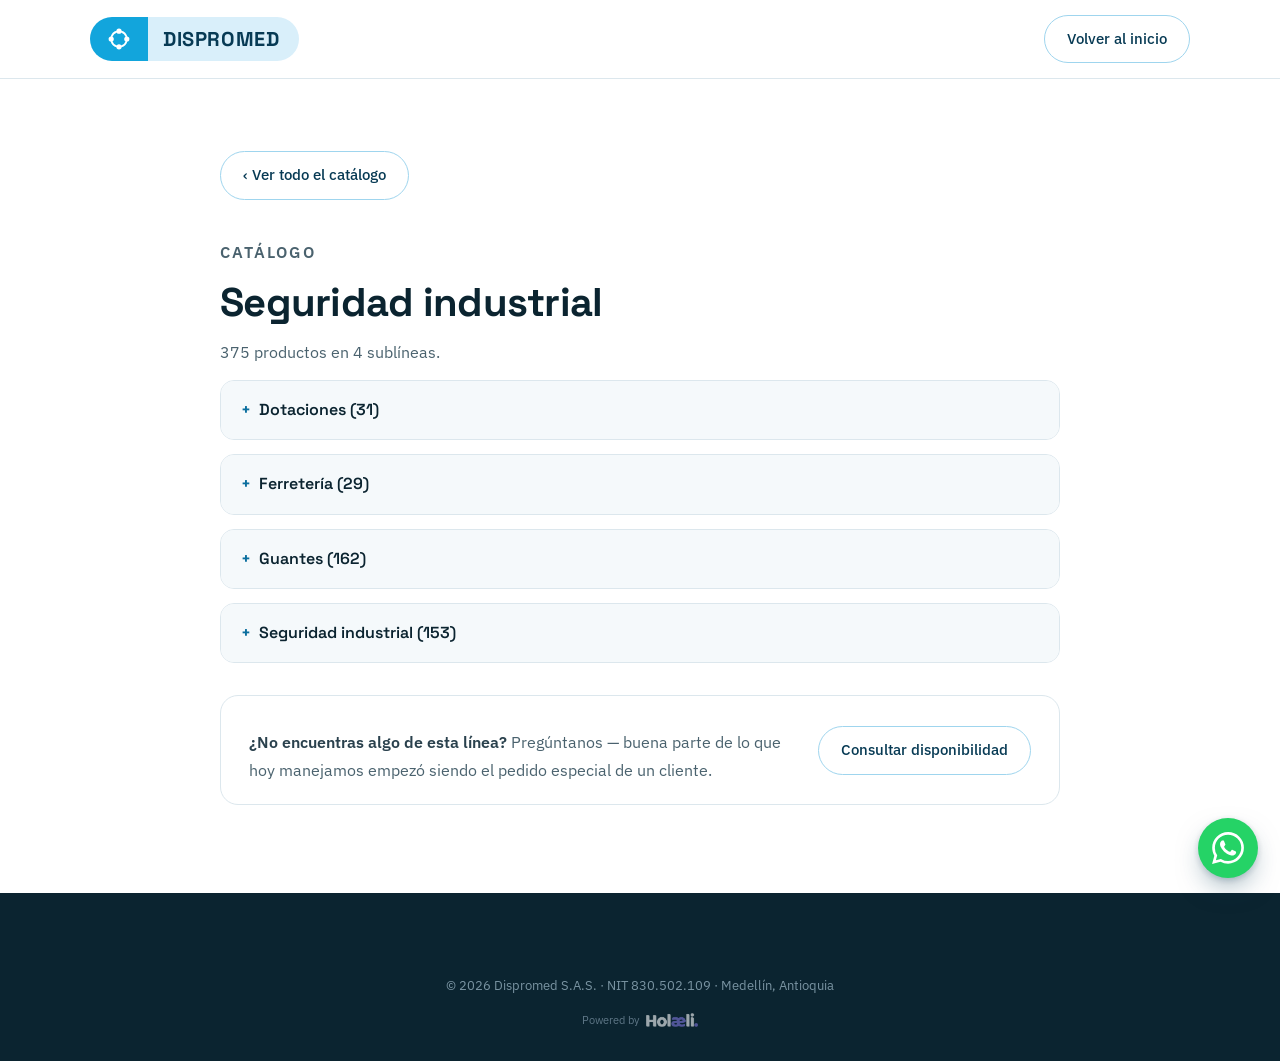
<file: catalogo/seguridad-industrial.html>
<!doctype html>
<html lang="es-CO">
<head>
<meta charset="utf-8">
<meta name="viewport" content="width=device-width, initial-scale=1">
<title>Seguridad industrial — Catálogo Dispromed</title>
<meta name="description" content="Seguridad industrial — 375 productos en 4 sublíneas. Distribución de insumos institucionales, Dispromed S.A.S.">
<link rel="canonical" href="https://dispromed.com.co/catalogo/seguridad-industrial.html">
<link rel="icon" href="../assets/img/favicon.svg" type="image/svg+xml">
<link rel="preconnect" href="https://fonts.googleapis.com">
<link rel="preconnect" href="https://fonts.gstatic.com" crossorigin>
<link rel="stylesheet" href="https://fonts.googleapis.com/css2?family=Space+Grotesk:wght@500;700&family=IBM+Plex+Sans:wght@400;500;600&display=swap">
<link rel="stylesheet" href="../assets/css/main.css?v=15">
<script defer src="../assets/js/catalogo.js?v=2"></script>
<script defer src="../assets/js/efectos.js?v=1"></script>
</head>
<body>
<header class="site-header">
  <div class="wrap site-header__inner">
    <a class="logo" href="../index.html" aria-label="Dispromed — inicio">
      <span class="logo__mark">
        <svg viewBox="0 0 100 100" aria-hidden="true" style="color:#fff">
          <g fill="none" stroke="currentColor" stroke-width="7" stroke-linecap="round">
            <path d="M 59.27 21.47 A 30 30 0 0 1 78.53 40.73"/><path d="M 78.53 59.27 A 30 30 0 0 1 59.27 78.53"/>
            <path d="M 40.73 78.53 A 30 30 0 0 1 21.47 59.27"/><path d="M 21.47 40.73 A 30 30 0 0 1 40.73 21.47"/>
          </g>
          <g fill="currentColor"><circle cx="50" cy="20" r="10"/><circle cx="80" cy="50" r="10"/><circle cx="50" cy="80" r="10"/><circle cx="20" cy="50" r="10"/></g>
        </svg>
      </span>
      <span class="logo__word">DISPROMED</span>
    </a>
    <div style="flex:1"></div>
    <a class="btn btn--outline btn--sm" href="../index.html">Volver al inicio</a>
  </div>
</header>

<main class="wrap doc" style="max-width:920px">
  <a class="btn btn--outline btn--sm cat-volver" href="index.html">‹ Ver todo el catálogo</a>
  <p class="eyebrow">Catálogo</p>
  <h1>Seguridad industrial</h1>
  <p class="doc__meta">375 productos en 4 sublíneas.</p>

    <details class="cat-grupo" id="dotaciones">
      <summary>Dotaciones (31)</summary>
    <div class="cat-tabla-wrap">
    <table class="cat-tabla">
      <thead><tr><th>Código</th><th>Descripción</th><th>Unidad</th></tr></thead>
      <tbody>
      <tr><td>1873</td><td>BATA 3/4 DACRON AZUL M/C TODAS TALLAS</td><td>Unidad</td></tr>
      <tr><td>3107</td><td>BATA ANTIFLUIDO BLANCA CON CREMALLERA</td><td>Unidad</td></tr>
      <tr><td>2503</td><td>CAMISA EN DRIL AZUL M/L</td><td>Unidad</td></tr>
      <tr><td>2023</td><td>CAMISETA TIPO POLO M/C TODAS</td><td>Unidad</td></tr>
      <tr><td>2130</td><td>CAMPO ESTERIL STERI DRAPE 50 X 45 CM 3M</td><td>Unidad</td></tr>
      <tr><td>2075</td><td>CHALECO NARANJA CITYLUX STEELPRO</td><td>Unidad</td></tr>
      <tr><td>1609</td><td>CINTURON PROTECTOR LUMBAR REF: TC 629 M</td><td>Unidad</td></tr>
      <tr><td>1636</td><td>CONJUNTO IMPERMEABLE PARA MOTO 4 PIEZAS</td><td>Unidad</td></tr>
      <tr><td>1802</td><td>DELANTAL INDUSTRIAL PVC AMARILLO CAL 18</td><td>Unidad</td></tr>
      <tr><td>3803</td><td>DELANTAL INDUSTRIAL PVC AMARILLO CAL 25</td><td>Unidad</td></tr>
      <tr><td>3323</td><td>DELANTAL INDUSTRIAL PVC BLANCO</td><td>Unidad</td></tr>
      <tr><td>2110</td><td>GORRA EN DRIL SEIS CASCOS CON SOLAPA</td><td>Unidad</td></tr>
      <tr><td>2591</td><td>GORRA EN DRIL SIN LOGO</td><td>Unidad</td></tr>
      <tr><td>1484</td><td>GORRO EN DRIL TIPO MONJA</td><td>Unidad</td></tr>
      <tr><td>1269</td><td>GORRO INDUSTRIAL REDECILLA</td><td>Unidad</td></tr>
      <tr><td>3678</td><td>GORRO PASAMONTAÑAS EN FRANELA</td><td>Unidad</td></tr>
      <tr><td>1112</td><td>GORRO TIPO SAFARI CON SOLAPA</td><td>Unidad</td></tr>
      <tr><td>1837</td><td>MANGAS CON RESORTE PAR</td><td>Par</td></tr>
      <tr><td>2347</td><td>MARQUILLAS EN SCREEN Y BORDADAS TODAS</td><td>Unidad</td></tr>
      <tr><td>3640</td><td>OVEROL ANTIFLUIDO APOLO BLANCO T/L</td><td>Unidad</td></tr>
      <tr><td>3637</td><td>OVEROL ANTIFLUIDO APOLO BLANCO T/M</td><td>Unidad</td></tr>
      <tr><td>1749</td><td>OVEROL EN INDIGO TODAS LAS TALLAS</td><td>Unidad</td></tr>
      <tr><td>3108</td><td>PANTALON ANTIFLUIDOS BLANCO CON CORDON</td><td>Unidad</td></tr>
      <tr><td>1807</td><td>PANTALON EN JEAN AZUL</td><td>Unidad</td></tr>
      <tr><td>3246</td><td>PIJAMA DE CIERRE ANTIFLUIDOS T/M</td><td>Unidad</td></tr>
      <tr><td>3245</td><td>PIJAMA DE CIERRE ANTIFLUIDOS T/S</td><td>Unidad</td></tr>
      <tr><td>3593</td><td>TULA MEDIANA DE TELA IMPERMEABLE</td><td>Unidad</td></tr>
      <tr><td>2988</td><td>UNIFORME LAFAYETTE T/L</td><td>Unidad</td></tr>
      <tr><td>2987</td><td>UNIFORME LAFAYETTE T/M</td><td>Unidad</td></tr>
      <tr><td>1973</td><td>ZAPATO TENI NEGRO TALLAS 34-44</td><td>Par</td></tr>
      <tr><td>2510</td><td>ZAPATON PLASTICO BAJA DENSIDAD C/RESORTE PAR</td><td>Par</td></tr>
      </tbody>
    </table>
    </div>
    </details>
    <details class="cat-grupo" id="ferreteria">
      <summary>Ferretería (29)</summary>
    <div class="cat-tabla-wrap">
    <table class="cat-tabla">
      <thead><tr><th>Código</th><th>Descripción</th><th>Unidad</th></tr></thead>
      <tbody>
      <tr><td>3399</td><td>BOMBILLO AHORRADOR 9 W</td><td>Unidad</td></tr>
      <tr><td>2210</td><td>BOMBILLO LUZ LED</td><td>Unidad</td></tr>
      <tr><td>3176</td><td>BROCHA 1 1/2&quot; POLIESTER PROFESIONAL</td><td>Unidad</td></tr>
      <tr><td>3758</td><td>CABO DE MADERA PARA PALA</td><td>Unidad</td></tr>
      <tr><td>3659</td><td>CORREA PLASTICA PARA AMARRE DE 30 CM PAQ X 100 UN</td><td>Paquete</td></tr>
      <tr><td>3162</td><td>DISOLVENTE X 1.000 ML</td><td>Botella</td></tr>
      <tr><td>3392</td><td>ENCENDEDOR DESECHABLE</td><td>Unidad</td></tr>
      <tr><td>2816</td><td>ESPATULA METALICA 2&quot;</td><td>Unidad</td></tr>
      <tr><td>3149</td><td>LUBRICANTE CRC 5-56 X 400 CC</td><td>Unidad</td></tr>
      <tr><td>3260</td><td>NASA PLASTICA MEDIANA 28 CM X 30 CM S/CABO</td><td>Unidad</td></tr>
      <tr><td>3471</td><td>OVILLO SINTETICO X 375 MT REF 6000 COLORES VARIOS</td><td>Rollo</td></tr>
      <tr><td>3534</td><td>PALA ANTICHISPA</td><td>Unidad</td></tr>
      <tr><td>3757</td><td>PALA HERRAGRO CARBONERA</td><td>Unidad</td></tr>
      <tr><td>3756</td><td>PALA HERRAGRO CUADRADA N° 4</td><td>Unidad</td></tr>
      <tr><td>3755</td><td>PALA HERRAGRO REDONDA N° 4</td><td>Unidad</td></tr>
      <tr><td>1855</td><td>PALA HIERRO FORJADO Nº 2</td><td>Unidad</td></tr>
      <tr><td>3177</td><td>PAPEL LIJA AGUA N° 220</td><td>Unidad</td></tr>
      <tr><td>2815</td><td>PAPEL LIJA AGUA Nº 240</td><td>Unidad</td></tr>
      <tr><td>3304</td><td>PEGANTE SINTESOLDA 10 MINUTOS</td><td>Unidad</td></tr>
      <tr><td>3133</td><td>PEGANTE SUPERBONDER X 5 GR</td><td>Unidad</td></tr>
      <tr><td>3132</td><td>PILA AA RECARGABLE</td><td>Unidad</td></tr>
      <tr><td>1485</td><td>PILA ALKALINA AA TODAS</td><td>Unidad</td></tr>
      <tr><td>3711</td><td>PILA LITHIUM 3V CR 2032</td><td>Unidad</td></tr>
      <tr><td>3178</td><td>PINTURA ACEITE PINTULUX X GALON</td><td>Galon</td></tr>
      <tr><td>3336</td><td>PISTOLA PARA MANGUERA  TRUPPER</td><td>Unidad</td></tr>
      <tr><td>3136</td><td>POLICLORURO DE ALUMINIO X 20 KG</td><td>Caneca</td></tr>
      <tr><td>3153</td><td>THINER EXTRA X 17 KG</td><td>Caneca</td></tr>
      <tr><td>2061</td><td>THINER EXTRA X 3.800 ML</td><td>Galon</td></tr>
      <tr><td>3179</td><td>TORNILLO ENSAMBLE AGLOMERADO 1 1/2&quot;</td><td>Unidad</td></tr>
      </tbody>
    </table>
    </div>
    </details>
    <details class="cat-grupo" id="guantes">
      <summary>Guantes (162)</summary>
    <div class="cat-tabla-wrap">
    <table class="cat-tabla">
      <thead><tr><th>Código</th><th>Descripción</th><th>Unidad</th></tr></thead>
      <tbody>
      <tr><td>2616</td><td>GUANTE ACRILICO LATEX T/10 SOSEGA 33L6501</td><td>Par</td></tr>
      <tr><td>2697</td><td>GUANTE ACRILICO LATEX T/8 SOSEGA 33L6501</td><td>Par</td></tr>
      <tr><td>3613</td><td>GUANTE ANTICORTE T/9 BOYUAN NIVEL 5</td><td>Par</td></tr>
      <tr><td>2262</td><td>GUANTE CARNAZA M/C REFORZADO</td><td>Par</td></tr>
      <tr><td>1701</td><td>GUANTE CARNAZA M/C SENCILLO</td><td>Par</td></tr>
      <tr><td>1702</td><td>GUANTE CARNAZA M/L REFORZADO</td><td>Par</td></tr>
      <tr><td>2171</td><td>GUANTE CARNAZA M/L SENCILLO</td><td>Par</td></tr>
      <tr><td>1913</td><td>GUANTE CAUCHO CAL 18 AMARILLO T/7 DURAMAX</td><td>Par</td></tr>
      <tr><td>1997</td><td>GUANTE CAUCHO CAL 18 AMARILLO T/7.5 DURAMAX</td><td>Par</td></tr>
      <tr><td>2141</td><td>GUANTE CAUCHO CAL 18 AMARILLO T/8 DURAMAX</td><td>Par</td></tr>
      <tr><td>2674</td><td>GUANTE CAUCHO CAL 18 AMARILLO T/8 ETERNA</td><td>Par</td></tr>
      <tr><td>1773</td><td>GUANTE CAUCHO CAL 18 AMARILLO T/8 LATEXPORT</td><td>Par</td></tr>
      <tr><td>2907</td><td>GUANTE CAUCHO CAL 18 AMARILLO T/9 DURAMAX</td><td>Par</td></tr>
      <tr><td>3460</td><td>GUANTE CAUCHO CAL 18 AMARILLO T/9 ETERNA</td><td>Par</td></tr>
      <tr><td>1854</td><td>GUANTE CAUCHO CAL 18 ROJO T/9-9 1/2 PROTEX</td><td>Par</td></tr>
      <tr><td>3338</td><td>GUANTE CAUCHO CAL 25 AMARILLO T/7-7 1/2 LATEXPORT</td><td>Par</td></tr>
      <tr><td>2507</td><td>GUANTE CAUCHO CAL 25 AMARILLO T/8-8 1/2 LATEXPORT</td><td>Par</td></tr>
      <tr><td>3381</td><td>GUANTE CAUCHO CAL 25 AMARILLO T/9-9 1/2 LATEXPORT</td><td>Par</td></tr>
      <tr><td>1911</td><td>GUANTE CAUCHO CAL 25 NEGRO T/7-7 1/2 LATEXPORT</td><td>Par</td></tr>
      <tr><td>3446</td><td>GUANTE CAUCHO CAL 25 NEGRO T/8 GLOVALL</td><td>Par</td></tr>
      <tr><td>2142</td><td>GUANTE CAUCHO CAL 25 NEGRO T/8-8 1/2 LATEXPORT</td><td>Par</td></tr>
      <tr><td>2246</td><td>GUANTE CAUCHO CAL 25 NEGRO T/9 DURAMAX</td><td>Par</td></tr>
      <tr><td>3447</td><td>GUANTE CAUCHO CAL 25 NEGRO T/9 GLOVALL</td><td>Par</td></tr>
      <tr><td>1546</td><td>GUANTE CAUCHO CAL 25 NEGRO T/9 PROTEX</td><td>Par</td></tr>
      <tr><td>3588</td><td>GUANTE CAUCHO CAL 25 NEGRO T/9-9 1/2 LATEXPORT</td><td>Par</td></tr>
      <tr><td>2781</td><td>GUANTE CAUCHO CAL 25 ROJO T/10 LATEXPORT</td><td>Par</td></tr>
      <tr><td>3780</td><td>GUANTE CAUCHO CAL 25 ROJO T/7-7 1/2 LATEXPORT</td><td>Par</td></tr>
      <tr><td>2780</td><td>GUANTE CAUCHO CAL 25 ROJO T/8-8 1/2 LATEXPORT</td><td>Par</td></tr>
      <tr><td>3781</td><td>GUANTE CAUCHO CAL 25 ROJO T/9-9 1/2 LATEXPORT</td><td>Par</td></tr>
      <tr><td>2256</td><td>GUANTE CAUCHO CAL 35 NEGRO T/10 LATEXPORT</td><td>Par</td></tr>
      <tr><td>1129</td><td>GUANTE CAUCHO CAL 35 NEGRO T/10 PROTEX</td><td>Par</td></tr>
      <tr><td>2251</td><td>GUANTE CAUCHO CAL 35 NEGRO T/8 DURAMAX</td><td>Par</td></tr>
      <tr><td>1928</td><td>GUANTE CAUCHO CAL 35 NEGRO T/8 PROTEX</td><td>Par</td></tr>
      <tr><td>3707</td><td>GUANTE CAUCHO CAL 35 NEGRO T/8 XL PROTEX</td><td>Par</td></tr>
      <tr><td>2252</td><td>GUANTE CAUCHO CAL 35 NEGRO T/9 1/2 L DURAMAX</td><td>Par</td></tr>
      <tr><td>1774</td><td>GUANTE CAUCHO CAL 35 NEGRO T/9 1/2 L PROTEX</td><td>Par</td></tr>
      <tr><td>2253</td><td>GUANTE CAUCHO CAL 35 NEGRO T/9 LATEXPORT</td><td>Par</td></tr>
      <tr><td>1372</td><td>GUANTE CAUCHO CAL 35 NEGRO T/9 PROTEX</td><td>Par</td></tr>
      <tr><td>1527</td><td>GUANTE CAUCHO CAL 35 NEGRO T/9 XXL PROTEX</td><td>Par</td></tr>
      <tr><td>1547</td><td>GUANTE CAUCHO CAL 55 NEGRO T/9 PROTEX</td><td>Par</td></tr>
      <tr><td>2700</td><td>GUANTE CAUCHO CAL 65 NEGRO T/10 XL PROTEX</td><td>Par</td></tr>
      <tr><td>2148</td><td>GUANTE CAUCHO CAL 65 NEGRO T/9 XL PROTEX</td><td>Par</td></tr>
      <tr><td>2908</td><td>GUANTE CAUCHO NEGRO T/9</td><td>Par</td></tr>
      <tr><td>1524</td><td>GUANTE CORTO CUERO REFORZADO TIPO INGENIERO</td><td>Par</td></tr>
      <tr><td>1750</td><td>GUANTE CORTO CUERO SENCILLO TIPO INGENIERO</td><td>Par</td></tr>
      <tr><td>3290</td><td>GUANTE CUT5 ANTICORTE T/9 STEELPRO</td><td>Par</td></tr>
      <tr><td>1271</td><td>GUANTE DE ALGODON</td><td>Par</td></tr>
      <tr><td>2235</td><td>GUANTE DE HILAZA CORTO</td><td>Par</td></tr>
      <tr><td>3834</td><td>GUANTE DE HILAZA LATEX CORRUGADO COLD FLEX</td><td>Par</td></tr>
      <tr><td>2175</td><td>GUANTE DE HILAZA PUNTOS PVC 2 CARA</td><td>Par</td></tr>
      <tr><td>1770</td><td>GUANTE DE HILAZA RECUBIERTO EN LATEX AMARILLO</td><td>Par</td></tr>
      <tr><td>2696</td><td>GUANTE DE HILAZA RECUBIERTO LATEX 33L1106 SOSEGA</td><td>Par</td></tr>
      <tr><td>3194</td><td>GUANTE DE NITRILO 13&quot; T/9 SHOWA</td><td>Par</td></tr>
      <tr><td>3402</td><td>GUANTE DE NITRILO 18&quot; T/9 PROTEXION</td><td>Par</td></tr>
      <tr><td>3253</td><td>GUANTE DE NITRILO LARGO T/10 SHOWA</td><td>Par</td></tr>
      <tr><td>2873</td><td>GUANTE DE NITRILO LARGO T/9 SHOWA</td><td>Par</td></tr>
      <tr><td>3009</td><td>GUANTE DE NITRILO T/10 13&quot; VERDE SOSEGA</td><td>Par</td></tr>
      <tr><td>3590</td><td>GUANTE DE NITRILO T/10 18&quot; BOYUAN</td><td>Par</td></tr>
      <tr><td>2018</td><td>GUANTE DE NITRILO T/10 18&quot; G80 JACKSON</td><td>Par</td></tr>
      <tr><td>3346</td><td>GUANTE DE NITRILO T/10 18&quot; VERDE SOSEGA</td><td>Par</td></tr>
      <tr><td>3463</td><td>GUANTE DE NITRILO T/7 13&quot; VERDE SOSEGA</td><td>Par</td></tr>
      <tr><td>3010</td><td>GUANTE DE NITRILO T/8 13&quot; G80 JACKSON</td><td>Par</td></tr>
      <tr><td>3651</td><td>GUANTE DE NITRILO T/8 13&quot; VERDE ZEUX</td><td>Par</td></tr>
      <tr><td>2698</td><td>GUANTE DE NITRILO T/8 18&quot; G80 JACKSON</td><td>Par</td></tr>
      <tr><td>3724</td><td>GUANTE DE NITRILO T/8 18&quot; VERDE SOSEGA</td><td>Par</td></tr>
      <tr><td>3725</td><td>GUANTE DE NITRILO T/8 18&quot; VERDE SOSEGA</td><td>Par</td></tr>
      <tr><td>1452</td><td>GUANTE DE NITRILO T/8 VERDE ZUBIOLA</td><td>Par</td></tr>
      <tr><td>1656</td><td>GUANTE DE NITRILO T/9 13&quot; PROTEXION N1513</td><td>Par</td></tr>
      <tr><td>3344</td><td>GUANTE DE NITRILO T/9 13&quot; VERDE SOSEGA</td><td>Par</td></tr>
      <tr><td>3589</td><td>GUANTE DE NITRILO T/9 18&quot; BOYUAN</td><td>Par</td></tr>
      <tr><td>1591</td><td>GUANTE DE NITRILO T/9 18&quot; G80 JACKSON</td><td>Par</td></tr>
      <tr><td>3345</td><td>GUANTE DE NITRILO T/9 18&quot; VERDE SOSEGA</td><td>Par</td></tr>
      <tr><td>2260</td><td>GUANTE DE NITRILO T/9 VERDE ZUBIOLA</td><td>Par</td></tr>
      <tr><td>3608</td><td>GUANTE DE NITRILO T/L AZUL KENNEDY CJ X 100 UN</td><td>Caja</td></tr>
      <tr><td>2101</td><td>GUANTE DE NITRILO T/L AZUL LATEXPORT CJ X 100 UN</td><td>Caja</td></tr>
      <tr><td>2102</td><td>GUANTE DE NITRILO T/L AZUL MV CJ X 100 UN</td><td>Caja</td></tr>
      <tr><td>3279</td><td>GUANTE DE NITRILO T/L AZUL NIPRO CJ X 100 UN</td><td>Caja</td></tr>
      <tr><td>2124</td><td>GUANTE DE NITRILO T/L AZUL PROTEXION CJ X 100 UN</td><td>Caja</td></tr>
      <tr><td>2286</td><td>GUANTE DE NITRILO T/L AZUL SEMPERCARE CJ X 100 UN</td><td>Caja</td></tr>
      <tr><td>2225</td><td>GUANTE DE NITRILO T/L AZUL TOUCH CJ X 100 UN</td><td>Caja</td></tr>
      <tr><td>2675</td><td>GUANTE DE NITRILO T/L AZUL VITAL MEDIC CJ X 100 UN</td><td>Caja</td></tr>
      <tr><td>1523</td><td>GUANTE DE NITRILO T/L NEGRO CLAY CJ X 100 UN</td><td>Caja</td></tr>
      <tr><td>3335</td><td>GUANTE DE NITRILO T/L NEGRO PROTEXION CJ X 100 UN</td><td>Caja</td></tr>
      <tr><td>3609</td><td>GUANTE DE NITRILO T/M AZUL KENNEDY CJ X 100 UN</td><td>Caja</td></tr>
      <tr><td>2100</td><td>GUANTE DE NITRILO T/M AZUL LATEXPORT CJ X 100 UN</td><td>Caja</td></tr>
      <tr><td>1522</td><td>GUANTE DE NITRILO T/M AZUL MV CJ X 100 UN</td><td>Caja</td></tr>
      <tr><td>2387</td><td>GUANTE DE NITRILO T/M AZUL NIPRO CJ X 100 UN</td><td>Caja</td></tr>
      <tr><td>1294</td><td>GUANTE DE NITRILO T/M AZUL PROTEXION CJ X 100 UN</td><td>Caja</td></tr>
      <tr><td>3606</td><td>GUANTE DE NITRILO T/M AZUL SEMPERCARE CJ X 100 UN</td><td>Caja</td></tr>
      <tr><td>3278</td><td>GUANTE DE NITRILO T/M AZUL TOUCH CJ X 100 UN</td><td>Caja</td></tr>
      <tr><td>3334</td><td>GUANTE DE NITRILO T/M NEGRO CLAY CJ X 100 UN</td><td>Caja</td></tr>
      <tr><td>3223</td><td>GUANTE DE NITRILO T/M NEGRO VITAL MEDIC CJ X 100 UN</td><td>Caja</td></tr>
      <tr><td>3610</td><td>GUANTE DE NITRILO T/S AZUL KENNEDY CJ X 100 UN</td><td>Caja</td></tr>
      <tr><td>3682</td><td>GUANTE DE NITRILO T/S AZUL LATEXPORT CJ X 100 UN</td><td>Caja</td></tr>
      <tr><td>2217</td><td>GUANTE DE NITRILO T/S AZUL MV CJ X 100 UN</td><td>Caja</td></tr>
      <tr><td>1521</td><td>GUANTE DE NITRILO T/S AZUL NIPRO CJ X 100 UN</td><td>Caja</td></tr>
      <tr><td>1586</td><td>GUANTE DE NITRILO T/S AZUL PROTEXION CJ X 100 UN</td><td>Caja</td></tr>
      <tr><td>2392</td><td>GUANTE DE NITRILO T/S AZUL SEMPERCARE CJ X 100 UN</td><td>Caja</td></tr>
      <tr><td>3806</td><td>GUANTE DE NITRILO T/S NEGRO CLAY CJ X 100 UN</td><td>Unidad</td></tr>
      <tr><td>3333</td><td>GUANTE DE NITRILO T/S NEGRO PROTEXION CJ X 100 UN</td><td>Caja</td></tr>
      <tr><td>1296</td><td>GUANTE DE NITRILO T/XL AZUL NIPRO CJ X 100 UN</td><td>Caja</td></tr>
      <tr><td>1118</td><td>GUANTE DE VINILO TRANSPARENTE T/L BIOFIT CJ X 100 UN</td><td>Caja</td></tr>
      <tr><td>3564</td><td>GUANTE DE VINILO TRANSPARENTE T/L PRECISION CJ X 100 UN</td><td>Caja</td></tr>
      <tr><td>1289</td><td>GUANTE DE VINILO TRANSPARENTE T/L PROTEXION CJ X 100 UN</td><td>Caja</td></tr>
      <tr><td>1884</td><td>GUANTE DE VINILO TRANSPARENTE T/L SEMPERCARE CJ X 100 UN</td><td>Caja</td></tr>
      <tr><td>1593</td><td>GUANTE DE VINILO TRANSPARENTE T/L VITAL MEDIC CJ X 100 UN</td><td>Caja</td></tr>
      <tr><td>3565</td><td>GUANTE DE VINILO TRANSPARENTE T/M PRECISION CJ X 100 UN</td><td>Caja</td></tr>
      <tr><td>1919</td><td>GUANTE DE VINILO TRANSPARENTE T/M PROTEXION CJ X 100 UN</td><td>Caja</td></tr>
      <tr><td>1592</td><td>GUANTE DE VINILO TRANSPARENTE T/M SEMPERCARE CJ X 100 UN</td><td>Caja</td></tr>
      <tr><td>3784</td><td>GUANTE DE VINILO TRANSPARENTE T/M VITAL MEDIC CAJA X 100 UN</td><td>Caja</td></tr>
      <tr><td>2144</td><td>GUANTE DE VITRILO T/L AZUL VITAL MEDIC CJ X 100 UN</td><td>Caja</td></tr>
      <tr><td>1897</td><td>GUANTE DE VITRILO T/M AZUL VITAL MEDIC CJ X 100 UN</td><td>Caja</td></tr>
      <tr><td>3111</td><td>GUANTE DESECHABLE DE PALPAR CAJA X 100 UN</td><td>Caja</td></tr>
      <tr><td>3084</td><td>GUANTE DESECHABLE DE PALPAR PAQ X 50 UN</td><td>Paquete</td></tr>
      <tr><td>1114</td><td>GUANTE DESECHABLE T/L CAJA X 100 EXAMTEX</td><td>Caja</td></tr>
      <tr><td>1115</td><td>GUANTE DESECHABLE T/L CAJA X 100 HIGH MAX</td><td>Caja</td></tr>
      <tr><td>2180</td><td>GUANTE DESECHABLE T/L CAJA X 100 PRECISION</td><td>Caja</td></tr>
      <tr><td>1299</td><td>GUANTE DESECHABLE T/L CAJA X 100 SEMPERMED</td><td>Caja</td></tr>
      <tr><td>1116</td><td>GUANTE DESECHABLE T/M CAJA X 100 EXAMTEX</td><td>Caja</td></tr>
      <tr><td>1295</td><td>GUANTE DESECHABLE T/M CAJA X 100 NIPRO</td><td>Caja</td></tr>
      <tr><td>2123</td><td>GUANTE DESECHABLE T/M CAJA X 100 SEMPERMED</td><td>Caja</td></tr>
      <tr><td>2179</td><td>GUANTE DESECHABLE T/M CAJA X 100 VITAL MEDIC</td><td>Caja</td></tr>
      <tr><td>1297</td><td>GUANTE DESECHABLE T/S CAJA X 100 CLAY</td><td>Caja</td></tr>
      <tr><td>1119</td><td>GUANTE DESECHABLE T/S CAJA X 100 EXAMTEX</td><td>Caja</td></tr>
      <tr><td>1113</td><td>GUANTE DESECHABLE T/S CAJA X 100 NIPRO</td><td>Caja</td></tr>
      <tr><td>2178</td><td>GUANTE DESECHABLE T/S CAJA X 100 VITAL MEDIC</td><td>Caja</td></tr>
      <tr><td>1298</td><td>GUANTE DESECHABLE T/XS CAJA X 100 EXAMTEX</td><td>Caja</td></tr>
      <tr><td>1117</td><td>GUANTE DESECHABLE T/XS CAJA X 100 NIPRO</td><td>Caja</td></tr>
      <tr><td>2177</td><td>GUANTE DESECHABLE T/XS CAJA X 100 VITAL MEDIC</td><td>Caja</td></tr>
      <tr><td>2227</td><td>GUANTE EN DRIL REFORZADO EN CUERO</td><td>Par</td></tr>
      <tr><td>3615</td><td>GUANTE ESTERIL N° 8.0 NEWMEK CON POLVO</td><td>Par</td></tr>
      <tr><td>1121</td><td>GUANTE ESTERIL Nº 6.5 MEDISPO</td><td>Par</td></tr>
      <tr><td>1127</td><td>GUANTE ESTERIL Nº 6.5 SUPREME</td><td>Unidad</td></tr>
      <tr><td>1122</td><td>GUANTE ESTERIL Nº 7.0 MEDISPO</td><td>Par</td></tr>
      <tr><td>1120</td><td>GUANTE ESTERIL Nº 7.0 NIPRO</td><td>Unidad</td></tr>
      <tr><td>1125</td><td>GUANTE ESTERIL Nº 7.5 ALFASAFE CAJA X 50 PARES</td><td>Caja</td></tr>
      <tr><td>1381</td><td>GUANTE ESTERIL Nº 7.5 MEDISPO</td><td>Par</td></tr>
      <tr><td>1124</td><td>GUANTE ESTERIL Nº 7.5 NEWMEK CON POLVO</td><td>Par</td></tr>
      <tr><td>1389</td><td>GUANTE ESTERIL Nº 8.0 MEDISPO</td><td>Par</td></tr>
      <tr><td>1775</td><td>GUANTE G40 POLIURETANO T/8 KIMBERLY</td><td>Par</td></tr>
      <tr><td>2161</td><td>GUANTE G40 POLIURETANO T/9 KIMBERLY</td><td>Par</td></tr>
      <tr><td>1130</td><td>GUANTE HYCRON ANSELL EDMON REF: 27-602</td><td>Par</td></tr>
      <tr><td>1914</td><td>GUANTE HYCRON ANSELL EDMON REF: 27-805</td><td>Par</td></tr>
      <tr><td>1453</td><td>GUANTE HYFLEX POLIURETANO ANSELL REF: 11627</td><td>Par</td></tr>
      <tr><td>1751</td><td>GUANTE LARGO CUERO REFORZADO TIPO INGENIERO</td><td>Par</td></tr>
      <tr><td>1851</td><td>GUANTE LARGO CUERO SENCILLO TIPO INGENIERO</td><td>Par</td></tr>
      <tr><td>2112</td><td>GUANTE M30 NYLON Y POLIURETANO T/8 WORKSEG</td><td>Par</td></tr>
      <tr><td>1128</td><td>GUANTE M30 NYLON Y POLIURETANO T/9 WORKSEG</td><td>Par</td></tr>
      <tr><td>2699</td><td>GUANTE M35 NYLON NITRILO ESPUMADO T/8 WORKSEG</td><td>Par</td></tr>
      <tr><td>2430</td><td>GUANTE M35 NYLON Y NITRILO ESPUMADO T/9 WORKSEG</td><td>Par</td></tr>
      <tr><td>3251</td><td>GUANTE M37 ANTICORTE T/10 WORKSEG</td><td>Par</td></tr>
      <tr><td>3250</td><td>GUANTE M37 ANTICORTE T/7 WORKSEG</td><td>Par</td></tr>
      <tr><td>3488</td><td>GUANTE M37 ANTICORTE T/8 WORKSEG</td><td>Par</td></tr>
      <tr><td>1979</td><td>GUANTE M37 ANTICORTE T/9 WORKSEG</td><td>Par</td></tr>
      <tr><td>2710</td><td>GUANTE M90 NEGRO SOLDADOR 14&quot; WORKSEG</td><td>Par</td></tr>
      <tr><td>3833</td><td>GUANTE NYLON Y POLIURETANO T/9 PU-FLEX TITANIUM</td><td>Par</td></tr>
      <tr><td>1319</td><td>GUANTE P.V.C. PUÑO ELASTICO  PARA CUARTOS FRIOS ZUBIOLA</td><td>Par</td></tr>
      <tr><td>3076</td><td>GUANTE PARA ALTA TEMPERATURA SOSEGA REF A-3006G</td><td>Par</td></tr>
      <tr><td>1694</td><td>GUANTE PLASTICO TRANSPARENTE PQ X 100 UN</td><td>Paquete</td></tr>
      <tr><td>3464</td><td>GUANTE POLITEC NEGRO Y2100 SOSEGA</td><td>Par</td></tr>
      <tr><td>3418</td><td>GUANTE SOLVEX EN NITRILO ANSELL 37185 18&quot; T/10</td><td>Par</td></tr>
      <tr><td>3262</td><td>GUANTE SOLVEX EN NITRILO ANSELL 37185 18&quot; T/9</td><td>Par</td></tr>
      </tbody>
    </table>
    </div>
    </details>
    <details class="cat-grupo" id="seguridad-industrial">
      <summary>Seguridad industrial (153)</summary>
    <div class="cat-tabla-wrap">
    <table class="cat-tabla">
      <thead><tr><th>Código</th><th>Descripción</th><th>Unidad</th></tr></thead>
      <tbody>
      <tr><td>1451</td><td>ANTEOJOS DE SEGURIDAD CLARO DUKE EN166F</td><td>Unidad</td></tr>
      <tr><td>3343</td><td>ANTEOJOS DE SEGURIDAD REF 70590 TRANSP ANTIEMP RACHET SOSEGA</td><td>Unidad</td></tr>
      <tr><td>3632</td><td>ANTEOJOS DE SEGURIDAD REF: 20575 TRANSP ASTRO</td><td>Unidad</td></tr>
      <tr><td>3583</td><td>ANTEOJOS DE SEGURIDAD REF: 901259140236 STEELPRO</td><td>Unidad</td></tr>
      <tr><td>3676</td><td>ANTEOJOS DE SEGURIDAD REF: EN166F TRANSPARENTE DUKE</td><td>Unidad</td></tr>
      <tr><td>1549</td><td>ANTEOJOS DE SEGURIDAD REF: SS-180 UV-400 WORKSAFE</td><td>Unidad</td></tr>
      <tr><td>1392</td><td>ANTEOJOS DE SEGURIDAD REF: V50C TRANSP ANTIEMP WORKSEG</td><td>Unidad</td></tr>
      <tr><td>2418</td><td>ANTEOJOS DE SEGURIDAD REF: V50G OSCURO ANTIEMP WORKSEG</td><td>Unidad</td></tr>
      <tr><td>1887</td><td>ANTEOJOS DE SEGURIDAD REF: V70 TRANSP ANTIEMP WORKSEG</td><td>Unidad</td></tr>
      <tr><td>3313</td><td>ANTEOJOS DE SEGURIDAD REF: V70E ESPEJADO ENTIEMPAÑANTE WORKS</td><td>Unidad</td></tr>
      <tr><td>1970</td><td>ANTEOJOS DE SEGURIDAD TRANSPARENTES STEELPRO</td><td>Unidad</td></tr>
      <tr><td>2524</td><td>ANTEOJOS DE SEGURIDAD V36C TRANSP WORKSEG</td><td>Unidad</td></tr>
      <tr><td>1548</td><td>ANTEOJOS DE SEGURIDAD V65C TRANSPARENTE ANTIEMP WORK</td><td>Unidad</td></tr>
      <tr><td>2525</td><td>ANTEOJOS DE SEGURIDAD V65G OSCURO ANTIEMP WORKSEG</td><td>Unidad</td></tr>
      <tr><td>1550</td><td>ANTEOJOS DE SEGURIDAD VC TRANSPARENTE ANTIEMPAÑANTE</td><td>Unidad</td></tr>
      <tr><td>1972</td><td>ANTEOJOS TRANSPARENTES 070520 SOSEGA</td><td>Unidad</td></tr>
      <tr><td>1718</td><td>ARNES CUERPO ENTERO 4 ARGOLLAS</td><td>Unidad</td></tr>
      <tr><td>2448</td><td>AVISO DE SEÑALIZACION VARIOS</td><td>Unidad</td></tr>
      <tr><td>1785</td><td>AVISO DE SEÑALIZACION VARIOS 20 CM X 30 CM</td><td>Unidad</td></tr>
      <tr><td>2708</td><td>BARBUQUEJO CON MENTONERA 2 PUNTOS</td><td>Unidad</td></tr>
      <tr><td>2205</td><td>BARBUQUEJO CON MENTONERA 3 PUNTOS</td><td>Unidad</td></tr>
      <tr><td>1771</td><td>BARBUQUEJO CON MENTONERA 4 PUNTOS</td><td>Unidad</td></tr>
      <tr><td>3297</td><td>BLOQUEADOR SOLAR SPF50 SACHET X 10 ML</td><td>Unidad</td></tr>
      <tr><td>2801</td><td>BOTA CAUCHO AMARILLA PUNTA DE SEGURIDAD</td><td>Par</td></tr>
      <tr><td>2438</td><td>BOTA CAUCHO BLANCA ALTA C/P 37-39</td><td>Par</td></tr>
      <tr><td>1803</td><td>BOTA CAUCHO BLANCA ALTA C/P 40-43</td><td>Par</td></tr>
      <tr><td>1843</td><td>BOTA CAUCHO BLANCA ALTA S/P 37-39</td><td>Par</td></tr>
      <tr><td>2458</td><td>BOTA CAUCHO BLANCA ALTA S/P 37-39</td><td>Par</td></tr>
      <tr><td>2594</td><td>BOTA CAUCHO BLANCA BAJA S/P</td><td>Par</td></tr>
      <tr><td>2766</td><td>BOTA CAUCHO BLANCA C/P TER FOOD 38-43 SAFETY</td><td>Par</td></tr>
      <tr><td>2765</td><td>BOTA CAUCHO BLANCA S/P TER FOOD 37-42 SAFETY</td><td>Par</td></tr>
      <tr><td>1980</td><td>BOTA CAUCHO NEGRA ALTA C/P 37-39</td><td>Par</td></tr>
      <tr><td>2038</td><td>BOTA CAUCHO NEGRA ALTA C/P 40-44</td><td>Par</td></tr>
      <tr><td>1709</td><td>BOTA CAUCHO NEGRA ALTA S/P</td><td>Par</td></tr>
      <tr><td>1912</td><td>BOTA CUERO CON PUNTERA 37-39</td><td>Par</td></tr>
      <tr><td>3835</td><td>BOTA CUERO CON PUNTERA 40-43</td><td>Par</td></tr>
      <tr><td>2435</td><td>BOTA CUERO CON PUNTERA PARA SOLDADOR</td><td>Par</td></tr>
      <tr><td>2442</td><td>BOTA CUERO NEGRA DIELECTRICA C/PUNTERA REF 566 ALPACA</td><td>Par</td></tr>
      <tr><td>1795</td><td>BOTA CUERO NEGRA S/P TODAS</td><td>Par</td></tr>
      <tr><td>3562</td><td>BOTIQUIN EN LONA TIPO MORRAL</td><td>Unidad</td></tr>
      <tr><td>2526</td><td>BOTIQUIN MALETIN PORTATIL COMPLETO TIPO A</td><td>Unidad</td></tr>
      <tr><td>2731</td><td>BOTIQUIN METALICO PORTATIL 42 X 22 X 14 COMPLETO</td><td>Unidad</td></tr>
      <tr><td>1126</td><td>BOTIQUIN METALICO REF 125</td><td>Unidad</td></tr>
      <tr><td>2625</td><td>CAMILLA DE RESCATE PLASTICA COMPLETA</td><td>Unidad</td></tr>
      <tr><td>2491</td><td>CAMILLA EN POLIETILENO CON ARNES Y SEÑALIZACION</td><td>Unidad</td></tr>
      <tr><td>2154</td><td>CANDADO YALE 110/30</td><td>Unidad</td></tr>
      <tr><td>2157</td><td>CANDADO YALE 110/70</td><td>Unidad</td></tr>
      <tr><td>2153</td><td>CANDADO YALE 770</td><td>Unidad</td></tr>
      <tr><td>3582</td><td>CAPA IMPERMEABLE PVC AMARILLA</td><td>Unidad</td></tr>
      <tr><td>3850</td><td>CAPUCHA CON ESCAFANDRA EN ALGODON</td><td>Unidad</td></tr>
      <tr><td>3342</td><td>CAPUCHA EN DRIL PARA SOLDAR</td><td>Unidad</td></tr>
      <tr><td>2615</td><td>CARETA ESMERILAR STEELPRO C/RACHET 60452</td><td>Unidad</td></tr>
      <tr><td>3376</td><td>CARETA ESMERILAR VISOR ACRILICO CON RACHET</td><td>Unidad</td></tr>
      <tr><td>3270</td><td>CARETA ESMERILAR WORKSEG C/RACHET F20</td><td>Unidad</td></tr>
      <tr><td>1794</td><td>CARETA PARA ESMERILAR 9014-2</td><td>Unidad</td></tr>
      <tr><td>2544</td><td>CARETA PROTECTORA ORAL VISOR</td><td>Unidad</td></tr>
      <tr><td>3673</td><td>CARETA SOLDADOR APOLLO STEELPRO</td><td>Unidad</td></tr>
      <tr><td>3046</td><td>CARETA SOLDADOR FOTOSENSIBLE AUTOMATICA</td><td>Unidad</td></tr>
      <tr><td>2835</td><td>CARETA SUPERFOTOSENSIBLE STEELPRO</td><td>Unidad</td></tr>
      <tr><td>3636</td><td>CARTUCHO MHE1P P100 MASPROT</td><td>Unidad</td></tr>
      <tr><td>3689</td><td>CARTUCHO PARA PARTICULAS Y AEROSOLES REF M400 MASPROT</td><td>Unidad</td></tr>
      <tr><td>1954</td><td>CARTUCHO PARA VAPORES ORGANICOS REF 6001 3M</td><td>Unidad</td></tr>
      <tr><td>1489</td><td>CARTUCHO PARA VAPORES ORGANICOS REF 6003 3M</td><td>Unidad</td></tr>
      <tr><td>3747</td><td>CARTUCHO PARA VAPORES REF M500 MASPROT</td><td>Unidad</td></tr>
      <tr><td>1647</td><td>CASCO DE SEGURIDAD AMARILLO</td><td>Unidad</td></tr>
      <tr><td>3409</td><td>CASCO DE SEGURIDAD AZUL C/RACHET</td><td>Unidad</td></tr>
      <tr><td>2490</td><td>CASCO DE SEGURIDAD BLANCO C/RACHET</td><td>Unidad</td></tr>
      <tr><td>2152</td><td>CASCO DE SEGURIDAD NARANJA C/RACHET</td><td>Unidad</td></tr>
      <tr><td>2715</td><td>CASCO DE SEGURIDAD VERDE C/RACHET</td><td>Unidad</td></tr>
      <tr><td>3291</td><td>CHAQUETA M/L EN VAQUETA T/L</td><td>Unidad</td></tr>
      <tr><td>3417</td><td>CINTA ANTIDESLIZANTE 25 MM X 15 MT NEGRA</td><td>Rollo</td></tr>
      <tr><td>3533</td><td>CINTA ANTIDESLIZANTE 48 MM X 50 MT NEGRA</td><td>Rollo</td></tr>
      <tr><td>3628</td><td>CINTA DE SEÑALIZACION IMPRESA 10 CM X 500 MT</td><td>Rollo</td></tr>
      <tr><td>1359</td><td>CINTA DE SEÑALIZACION IMPRESA10 CM X 100 MT</td><td>Rollo</td></tr>
      <tr><td>2181</td><td>CINTURON PORTA HERRAMIENTA CON BOLSILLOS ZUBIOLA</td><td>Unidad</td></tr>
      <tr><td>3512</td><td>CORDON UNIVERSAL PARA GAFAS</td><td>Unidad</td></tr>
      <tr><td>2228</td><td>DELANTAL DE CARNAZA</td><td>Unidad</td></tr>
      <tr><td>3410</td><td>DELANTAL EN VAQUETA</td><td>Unidad</td></tr>
      <tr><td>2206</td><td>DELANTAL PLASTICO BLANCO</td><td>Unidad</td></tr>
      <tr><td>2158</td><td>DESCENDEDOR CON AUTOFRENO IDL</td><td>Unidad</td></tr>
      <tr><td>3568</td><td>DISPENSADOR DE PEDAL PARA ANTIBACTERIAL/JABON</td><td>Unidad</td></tr>
      <tr><td>2928</td><td>ESCALERA PLASTICA 2 PASOS RIMAX</td><td>Unidad</td></tr>
      <tr><td>2447</td><td>ESLINGA DE POSICIONAMIENTO SENCILLA REGULABLE LINK TECH</td><td>Unidad</td></tr>
      <tr><td>2444</td><td>ESLINGA DE POSICIONAMIENTO STEELPRO VB04.LA.085</td><td>Unidad</td></tr>
      <tr><td>2187</td><td>ESLINGA EN Y GRADUABLE REF 9017161G ARSEG</td><td>Unidad</td></tr>
      <tr><td>3432</td><td>ESLINGA EN Y SIN ABSORBEDOR REGULABLE LICK TECH</td><td>Unidad</td></tr>
      <tr><td>1719</td><td>ESLINGA NYLON 1.80 MT MOSQ</td><td>Unidad</td></tr>
      <tr><td>1895</td><td>FILTRO PARA MATERIAL PARTICULADO REF 2091 3M</td><td>Unidad</td></tr>
      <tr><td>1450</td><td>FILTRO PARA MATERIAL PARTICULADO REF 2097 3M</td><td>Unidad</td></tr>
      <tr><td>3735</td><td>FILTRO PARA MATERIAL PARTICULADO REF P100 3M</td><td>Unidad</td></tr>
      <tr><td>2259</td><td>GORRA EN DRIL CON SOLAPA</td><td>Unidad</td></tr>
      <tr><td>2381</td><td>GORRO EN TELA MANEJO ALIMENTOS</td><td>Unidad</td></tr>
      <tr><td>2891</td><td>GUANTE SOLDADOR CARNAZA NARANJA</td><td>Par</td></tr>
      <tr><td>2492</td><td>INMOVILIZADOR CARTONPLAST X 4 UN</td><td>Unidad</td></tr>
      <tr><td>2357</td><td>INMOVILIZADOR DE CABEZA EN ESPUMA PARA CAMILLA</td><td>Unidad</td></tr>
      <tr><td>3424</td><td>INMOVILIZADOR DE CUELLO</td><td>Unidad</td></tr>
      <tr><td>1328</td><td>KIT PARA CONTROL DE DERRAMES 5 GALONES</td><td>Paquete</td></tr>
      <tr><td>3411</td><td>LINEA DE VIDA 13 MM X 15 MT</td><td>Unidad</td></tr>
      <tr><td>3038</td><td>LINTERNA DE MANO CON BATERIAS</td><td>Unidad</td></tr>
      <tr><td>2113</td><td>MANGA EN KEVLAR ANSELL 70118</td><td>Unidad</td></tr>
      <tr><td>3128</td><td>MANUAL DE PRIMEROS AUXILIOS</td><td>Unidad</td></tr>
      <tr><td>2173</td><td>MASCARILLA 9010 3M</td><td>Unidad</td></tr>
      <tr><td>1606</td><td>MASCARILLA ANTIPOLVO 11905301 ZUBIOLA</td><td>Unidad</td></tr>
      <tr><td>2585</td><td>MASCARILLA CON VALVULA DE CARBON SOSEGA N-95</td><td>Unidad</td></tr>
      <tr><td>2315</td><td>MASCARILLA CON VALVULA DE CARBON STEELPRO REF F720CV</td><td>Unidad</td></tr>
      <tr><td>1576</td><td>MASCARILLA CON VALVULA JMM-N95</td><td>Unidad</td></tr>
      <tr><td>2589</td><td>MASCARILLA N-95 MATERIAL PARTICULADO 8210V 3M</td><td>Unidad</td></tr>
      <tr><td>2434</td><td>MASCARILLA N-95 NIOSH</td><td>Unidad</td></tr>
      <tr><td>2308</td><td>MASCARILLA N-95 REF 1860 3M</td><td>Unidad</td></tr>
      <tr><td>3714</td><td>MASCARILLA N-95 REF 8511 3M</td><td>Unidad</td></tr>
      <tr><td>3298</td><td>MONOGAFA TRANSPARENTE ANTIEMPAÑANTE SOSEGA</td><td>Unidad</td></tr>
      <tr><td>3505</td><td>MONOGAFAS PROTECTORAS 3M REF 334</td><td>Unidad</td></tr>
      <tr><td>2087</td><td>MOSQUETON CIERRE AUTOMATICO N-252G YOKE</td><td>Unidad</td></tr>
      <tr><td>3433</td><td>MOSQUETON DE 50 KN YOKE N-268G LINK TECH</td><td>Unidad</td></tr>
      <tr><td>3577</td><td>OVEROL AMARILLO A70 T/L</td><td>Unidad</td></tr>
      <tr><td>3578</td><td>OVEROL AMARILLO A70 T/M</td><td>Unidad</td></tr>
      <tr><td>1833</td><td>OVEROL BLANCO A40 TALLA L KIM BERLY</td><td>Unidad</td></tr>
      <tr><td>2107</td><td>OVEROL BLANCO A40 TALLA M KIMBERLY</td><td>Unidad</td></tr>
      <tr><td>3271</td><td>OVEROL DESECHABLE TIPO TIVEK</td><td>Unidad</td></tr>
      <tr><td>3130</td><td>PITO O SILBATO GRANDE</td><td>Unidad</td></tr>
      <tr><td>1950</td><td>PREFILTRO PARA CARTUCHO REF 5N11 3M</td><td>Unidad</td></tr>
      <tr><td>1910</td><td>PROTECTOR AUDITIVO 1100 3M</td><td>Par</td></tr>
      <tr><td>2564</td><td>PROTECTOR AUDITIVO EN SILICONA</td><td>Par</td></tr>
      <tr><td>3113</td><td>PROTECTOR AUDITIVO ESTUCHE 1201 3M</td><td>Unidad</td></tr>
      <tr><td>2356</td><td>PROTECTOR AUDITIVO H10 ESPUMA DESECHABLE</td><td>Par</td></tr>
      <tr><td>2114</td><td>PROTECTOR AUDITIVO TIPO COPA ENSAMBLE STEELPRO</td><td>Unidad</td></tr>
      <tr><td>1779</td><td>PROTECTOR AUDITIVO TIPO COPA REF 908010A ARSEG</td><td>Unidad</td></tr>
      <tr><td>3332</td><td>PROTECTOR AUDITIVO TIPO COPA REF E-3001 ECO</td><td>Unidad</td></tr>
      <tr><td>2207</td><td>PROTECTOR AUDITIVO TIPO COPA REF H10A  3M</td><td>Unidad</td></tr>
      <tr><td>2169</td><td>PROTECTOR AUDITIVO TIPO COPA REF H9A NRR 25 DB 3M</td><td>Unidad</td></tr>
      <tr><td>2420</td><td>PROTECTOR AUDITIVO TIPO COPA SOSEGA ENSAMBLE</td><td>Unidad</td></tr>
      <tr><td>3311</td><td>PROTECTOR AUDITIVO TIPO COPA WORKSEG A40</td><td>Unidad</td></tr>
      <tr><td>1336</td><td>PROTECTOR AUDITIVO TIPO LLAVERO 9-090</td><td>Unidad</td></tr>
      <tr><td>3090</td><td>PROTECTOR VENT BOCA BOCA RCP LLAVERO</td><td>Unidad</td></tr>
      <tr><td>3576</td><td>RECARGA EXTINTOR PQS ABC 10 LB</td><td>Unidad</td></tr>
      <tr><td>3635</td><td>RESPIRADOR M 1.2 MASPROT</td><td>Unidad</td></tr>
      <tr><td>3740</td><td>RESPIRADOR MEDIA CARA DOBLE FILTRO REF 6100 3M</td><td>Unidad</td></tr>
      <tr><td>1932</td><td>RESPIRADOR MEDIA CARA DOBLE FILTRO REF 6200 3M</td><td>Unidad</td></tr>
      <tr><td>3440</td><td>RESPIRADOR MEDIA CARA DOBLE FILTRO REF 6300 3M</td><td>Unidad</td></tr>
      <tr><td>3688</td><td>RESPIRADOR MEDIA CARA DOBLE FILTRO REF M500 MASPROT</td><td>Unidad</td></tr>
      <tr><td>1916</td><td>RESPIRADOR VAPORES ORGANICOS REF 2800 N95 MOLDEX</td><td>Unidad</td></tr>
      <tr><td>1948</td><td>RETENEDOR PARA CARTUCHO REF 501 3M</td><td>Unidad</td></tr>
      <tr><td>2554</td><td>TABLA DE INMOVILIZACION ESPINAL REF NB:5500 NAJO FERNO</td><td>Unidad</td></tr>
      <tr><td>3633</td><td>TAPABOCAS CON VALVULA EP REF 8810</td><td>Unidad</td></tr>
      <tr><td>1370</td><td>TAPABOCAS INDUSTRIAL NEGRO</td><td>Unidad</td></tr>
      <tr><td>3683</td><td>TAPABOCAS LAVABLE PREMIUM</td><td>Unidad</td></tr>
      <tr><td>2404</td><td>TAPETE ATRAPAMUGRE BIENVENIDO</td><td>Unidad</td></tr>
      <tr><td>3453</td><td>TIZA DE MAGNESIO SPOT</td><td>Unidad</td></tr>
      <tr><td>3240</td><td>TRAJE STEELPRO REF 7770W</td><td>Unidad</td></tr>
      <tr><td>3299</td><td>VISOR ACRILICO CARETA MULTIUSOS</td><td>Unidad</td></tr>
      <tr><td>3607</td><td>VISOR EN ACETATO WORKSEG F21V</td><td>Unidad</td></tr>
      <tr><td>3125</td><td>VISOR FLEXIBLE PARA CARETA DE ESMERILAR</td><td>Unidad</td></tr>
      <tr><td>3571</td><td>ZAPATO SENCILLO UNISEX</td><td>Par</td></tr>
      </tbody>
    </table>
    </div>
    </details>

  <div class="note-bar" style="margin-top:32px">
    <p class="note-bar__text"><strong>¿No encuentras algo de esta línea?</strong> Pregúntanos — buena parte de lo que hoy manejamos empezó siendo el pedido especial de un cliente.</p>
    <a class="btn btn--outline btn--sm" href="mailto:comercial1@dispromed.com.co?subject=Consulta%20de%20cat%C3%A1logo">Consultar disponibilidad</a>
  </div>
</main>
<footer class="site-footer">
  <div class="wrap">
    <div class="site-footer__legal" style="border-top:0;margin-top:0">
      <span>© 2026 Dispromed S.A.S. · NIT 830.502.109 · Medellín, Antioquia</span>
      <span class="powered">Powered by
        <a href="https://holaeli.app" target="_blank" rel="noopener"><img src="../assets/img/holaeli-wordmark-white.png" width="53" height="14" alt="Holaeli" loading="lazy"></a>
      </span>
    </div>
  </div>
</footer>
<a class="wa-float" href="https://wa.me/573174285502?text=Hola%20Dispromed%2C%20quisiera%20informaci%C3%B3n%20sobre%20sus%20productos." target="_blank" rel="noopener" aria-label="Escríbenos por WhatsApp">
  <svg viewBox="0 0 24 24" aria-hidden="true"><path fill="currentColor" d="M17.472 14.382c-.297-.149-1.758-.867-2.03-.967-.273-.099-.471-.148-.67.15-.197.297-.767.966-.94 1.164-.173.199-.347.223-.644.075-.297-.15-1.255-.463-2.39-1.475-.883-.788-1.48-1.761-1.653-2.059-.173-.297-.018-.458.13-.606.134-.133.298-.347.446-.52.149-.174.198-.298.298-.497.099-.198.05-.371-.025-.52-.075-.149-.669-1.612-.916-2.207-.242-.579-.487-.5-.669-.51-.173-.008-.371-.01-.57-.01-.198 0-.52.074-.792.372-.272.297-1.04 1.016-1.04 2.479 0 1.462 1.065 2.875 1.213 3.074.149.198 2.096 3.2 5.077 4.487.709.306 1.262.489 1.694.625.712.227 1.36.195 1.871.118.571-.085 1.758-.719 2.006-1.413.248-.694.248-1.289.173-1.413-.074-.124-.272-.198-.57-.347m-5.421 7.403h-.004a9.87 9.87 0 0 1-5.031-1.378l-.361-.214-3.741.982.998-3.648-.235-.374a9.86 9.86 0 0 1-1.51-5.26c.001-5.45 4.436-9.884 9.888-9.884 2.64 0 5.122 1.03 6.988 2.898a9.825 9.825 0 0 1 2.893 6.994c-.003 5.45-4.437 9.884-9.885 9.884m8.413-18.297A11.815 11.815 0 0 0 12.05 0C5.495 0 .16 5.335.157 11.892c0 2.096.547 4.142 1.588 5.945L.057 24l6.305-1.654a11.882 11.882 0 0 0 5.683 1.448h.005c6.554 0 11.89-5.335 11.893-11.893a11.821 11.821 0 0 0-3.48-8.413Z"/></svg>
  <span class="wa-float__tip">¿Hablamos por WhatsApp?</span>
</a>
</body>
</html>
</file>
<file: assets/css/main.css>
/* =============================================================================
   Dispromed — hoja de estilo única
   Paleta y tipografía: docs/design/dispromed-web (maqueta aprobada 2026-08-31)
   ============================================================================= */

:root {
  /* Azules — un solo tono de marca extendido a rampa */
  --ink:       #0B2430;
  --ink-2:     #073A54;
  --blue-700:  #0A6E9E;
  --blue-500:  #12A5DC;
  --blue-300:  #8FD7F2;
  --blue-100:  #D9EFFA;
  --blue-50:   #F0F9FD;

  --paper:     #FFFFFF;
  --paper-2:   #F5F9FB;
  --rule:      #DCE7ED;
  --rule-2:    #E4EEF3;

  --body:      #2A414D;
  --muted:     #4A626E;
  --faint:     #7A8F9A;
  --on-dark:   #CDE9F7;

  --display: 'Space Grotesk', 'Trebuchet MS', system-ui, sans-serif;
  --text:    'IBM Plex Sans', 'Segoe UI', system-ui, -apple-system, sans-serif;

  --wrap: 1180px;
  --pad: 40px;
}

*, *::before, *::after { box-sizing: border-box; }

html { -webkit-text-size-adjust: 100%; scroll-behavior: smooth; }

body {
  margin: 0;
  font-family: var(--text);
  font-size: 16px;
  line-height: 1.65;
  color: var(--body);
  background: var(--paper);
  -webkit-font-smoothing: antialiased;
}

img, svg { max-width: 100%; display: block; }

a { color: var(--blue-700); text-decoration: none; }
a:hover { color: var(--ink-2); }

button { font: inherit; cursor: pointer; }

h1, h2, h3 { font-family: var(--display); font-weight: 700; letter-spacing: -0.018em; margin: 0; }

:focus-visible {
  outline: 3px solid var(--blue-500);
  outline-offset: 2px;
  border-radius: 4px;
}

.wrap { max-width: var(--wrap); margin: 0 auto; padding: 0 var(--pad); }

.skip {
  position: absolute; left: -9999px; top: 0; z-index: 100;
  background: var(--ink); color: #fff; padding: 12px 18px; border-radius: 0 0 8px 0;
}
.skip:focus { left: 0; color: #fff; }

.eyebrow {
  font-size: 12px; font-weight: 600; letter-spacing: 0.13em;
  text-transform: uppercase; color: var(--blue-500);
}

/* ---------- Botones ---------- */
.btn {
  display: inline-flex; align-items: center; justify-content: center;
  border-radius: 999px; border: 1px solid transparent;
  font-weight: 500; text-align: center; white-space: nowrap;
  padding: 15px 28px; font-size: 16px;
  transition: background-color .15s ease, color .15s ease, border-color .15s ease;
}
.btn--sm { padding: 11px 22px; font-size: 15px; }
.btn--lg { padding: 18px 38px; font-size: 17px; font-weight: 600; }
.btn--block { display: flex; width: 100%; }

.btn--primary { background: var(--blue-700); color: #fff; }
.btn--primary:hover { background: var(--ink-2); color: #fff; }

.btn--ink { background: var(--ink-2); color: #fff; }
.btn--ink:hover { background: var(--ink); color: #fff; }

.btn--brand { background: var(--blue-500); color: #06212F; font-weight: 600; }
.btn--brand:hover { background: var(--blue-300); color: #06212F; }

.btn--outline { background: var(--paper); color: var(--ink-2); border-color: #9FD5EE; }
.btn--outline:hover { background: var(--blue-50); color: var(--ink-2); }

.btn--ghost-light { background: transparent; color: #fff; border-color: rgba(255,255,255,.55); }
.btn--ghost-light:hover { background: rgba(255,255,255,.12); color: #fff; }

/* ---------- Cabecera ---------- */
.site-header {
  position: sticky; top: 0; z-index: 40;
  background: var(--paper); border-bottom: 1px solid var(--rule);
}
.site-header__inner {
  min-height: 78px; display: flex; align-items: center; gap: 32px;
}

.logo { display: inline-flex; align-items: stretch; height: 44px; border-radius: 999px; overflow: hidden; flex-shrink: 0; }
.logo__mark { width: 58px; background: var(--blue-500); display: flex; align-items: center; justify-content: center; }
.logo__mark svg { width: 26px; height: 26px; }
.logo__word {
  background: var(--blue-100); display: flex; align-items: center; padding: 0 20px 0 15px;
  font-family: var(--display); font-size: 20px; font-weight: 700; letter-spacing: .03em; color: var(--ink-2);
}
.logo--dark .logo__word { background: var(--blue-100); }

.nav { display: flex; align-items: center; gap: 26px; flex: 1; }
.nav a { font-size: 15px; color: var(--body); }
.nav a:hover { color: var(--blue-700); }

.nav-toggle { display: none; background: none; border: 0; padding: 10px; color: var(--ink-2); }

/* ---------- Hero ---------- */
.hero { position: relative; overflow: hidden; background: var(--ink-2); }
.hero__bg { position: absolute; inset: 0; background: linear-gradient(118deg, #062F45 0%, #0A5C82 48%, #12A5DC 100%); }
.hero__mark { position: absolute; right: -150px; top: -130px; width: 820px; height: 820px; opacity: .14; }
.hero__veil {
  position: absolute; inset: 0;
  background: linear-gradient(90deg, rgba(4,24,36,.90) 0%, rgba(4,24,36,.74) 42%, rgba(4,24,36,.28) 78%, rgba(4,24,36,.12) 100%);
}
.hero__inner { position: relative; min-height: 620px; display: flex; flex-direction: column; justify-content: center; padding-top: 64px; padding-bottom: 64px; }
.hero h1 {
  font-size: clamp(36px, 5.4vw, 68px); line-height: 1.03; letter-spacing: -.028em;
  color: #fff; max-width: 800px; text-wrap: balance; margin: 0;
}
.hero p { font-size: clamp(17px, 1.6vw, 21px); line-height: 1.55; color: var(--on-dark); max-width: 580px; margin: 24px 0 0; }
.hero__cta { display: flex; flex-wrap: wrap; gap: 14px; margin-top: 38px; }

.photo-slot {
  position: absolute; right: 26px; bottom: 22px;
  display: inline-flex; align-items: center; gap: 8px;
  padding: 7px 14px; border-radius: 999px;
  background: rgba(255,255,255,.14); border: 1px dashed rgba(255,255,255,.45);
  font-size: 12px; font-weight: 500; color: #fff;
}

/* ---------- Cifras ---------- */
.stats { background: var(--blue-50); border-bottom: 1px solid var(--rule); padding: 40px 0; }
.stats__grid { display: grid; grid-template-columns: repeat(4, 1fr); gap: 24px; }
.stat__n { font-family: var(--display); font-size: clamp(32px, 3.2vw, 44px); font-weight: 700; color: var(--blue-700); line-height: 1; letter-spacing: -.02em; }
.stat__l { font-size: 14px; color: var(--muted); margin-top: 8px; }

/* ---------- Secciones ---------- */
.section { padding: 84px 0; }
.section--tight { padding: 84px 0 24px; }
.section--tint { background: var(--paper-2); border-top: 1px solid var(--rule-2); border-bottom: 1px solid var(--rule-2); padding: 80px 0; }
.section__head { margin-bottom: 40px; }
.section__head h2 { font-size: clamp(28px, 3.2vw, 42px); line-height: 1.16; color: var(--ink); max-width: 940px; text-wrap: balance; margin: 14px 0 0; }
.section__head p { font-size: 16px; color: var(--muted); margin: 14px 0 0; }
.section__head--center { text-align: center; max-width: 700px; margin-left: auto; margin-right: auto; }

/* ---------- Líneas ---------- */
.lines { display: grid; grid-template-columns: repeat(3, minmax(0,1fr)); gap: 18px; }
.line {
  position: relative; overflow: hidden; display: flex; flex-direction: column; justify-content: flex-end;
  border-radius: 20px 20px 20px 72px; padding: 30px 32px; min-height: 268px;
  text-decoration: none; transition: transform .18s ease;
}
.line:hover { transform: translateY(-3px); }
.line--wide { grid-column: span 2; min-height: 320px; padding: 34px 38px; }
.line__icon { position: absolute; right: -30px; bottom: -36px; width: 240px; height: 240px; pointer-events: none; }
.line--wide .line__icon { right: -34px; bottom: -46px; width: 330px; height: 330px; }
.line__name { position: relative; font-family: var(--display); font-size: clamp(26px, 2.6vw, 34px); font-weight: 700; line-height: 1.08; letter-spacing: -.024em; }
.line--wide .line__name { font-size: clamp(30px, 4vw, 52px); line-height: 1.04; letter-spacing: -.026em; }
.line__more { position: relative; display: inline-flex; align-items: center; gap: 8px; margin-top: 14px; font-size: 15px; font-weight: 600; }
.line__more svg { width: 16px; height: 16px; }

.line--brand { background: var(--blue-500); }
.line--brand .line__name, .line--brand .line__more { color: #06212F; }
.line--brand .line__icon { stroke: #fff; opacity: .30; }

.line--ink { background: var(--ink-2); }
.line--ink .line__name { color: #fff; }
.line--ink .line__more { color: var(--blue-300); }
.line--ink .line__icon { stroke: var(--blue-500); opacity: .26; }

.line--pale { background: var(--blue-100); }
.line--pale .line__name { color: #06212F; }
.line--pale .line__more { color: var(--blue-700); }
.line--pale .line__icon { stroke: var(--blue-700); opacity: .30; }

.line--mid { background: var(--blue-700); }
.line--mid .line__name { color: #fff; }
.line--mid .line__more { color: #BFE4F5; }
.line--mid .line__icon { stroke: #fff; opacity: .26; }

.line--soft { background: var(--blue-50); border: 1px solid #BFE4F5; }
.line--soft .line__name { color: #06212F; }
.line--soft .line__more { color: var(--blue-700); }
.line--soft .line__icon { stroke: var(--blue-500); opacity: .28; }

.note-bar {
  display: flex; align-items: center; gap: 20px; flex-wrap: wrap;
  margin-top: 18px; padding: 20px 28px; border: 1px solid var(--rule); border-radius: 18px;
}
.note-bar__text { flex: 1; min-width: 260px; font-size: 16px; }
.note-bar__text strong { font-weight: 600; color: var(--ink); }

/* ---------- Marcas ---------- */
.marquee-zone { position: relative; }
.mq { overflow: hidden; }
.mq-track { display: flex; align-items: center; gap: 52px; width: max-content; animation: mq 78s linear infinite; }
.mq-track--rev { animation-name: mqrev; animation-duration: 92s; }
/* Cada casilla del riel admite indistintamente un logotipo o el nombre en
   texto. La altura fija es lo que hace que convivan sin desalinearse, y
   permite ir sustituyendo texto por logotipo de uno en uno, sin rehacer nada. */
/* Casilla de tamano fijo. Es lo que iguala opticamente logos cuadrados y
   logotipos apaisados: sin ella, un logo 1:1 mide a lo ancho la quinta parte
   que un wordmark 8:1 puesto a la misma altura, y parece un error. */
.mq-item {
  display: inline-flex; align-items: center; justify-content: center;
  width: 168px; height: 66px; flex-shrink: 0;
  font-family: var(--display); font-size: 23px; font-weight: 500;
  color: #5C7280; white-space: nowrap; letter-spacing: -.01em;
}
/* Dos topes, no uno: el de altura manda en los cuadrados, el de ancho en los
   apaisados. Asi ninguno domina el riel ni desaparece.
   `mix-blend-mode: multiply` sobre el blanco de la seccion hace desaparecer el
   fondo solido de los logos que llegaron sin transparencia (BMax, Gipao). */
.mq-item img {
  max-height: 46px; max-width: 146px; width: auto; height: auto; object-fit: contain;
  filter: grayscale(1); opacity: .72;
  transition: filter .2s ease, opacity .2s ease;
}
.mq-item img:hover { filter: grayscale(0); opacity: 1; }
/* Logos de linea muy fina y clara: sin oscurecerlos se pierden contra el blanco. */
.mq-item img.is-faint { filter: grayscale(1) brightness(.62) contrast(1.25); opacity: .85; }
/* Logos dibujados dentro de un lienzo cuadrado con mucho margen: el trazo real
   ocupa una fraccion de la casilla y se leen mas pequenos que los demas. */
.mq-item img.is-small { max-height: 64px; max-width: 160px; }
.mq-item img.is-faint:hover { filter: grayscale(0) brightness(1) contrast(1); opacity: 1; }
@keyframes mq    { from { transform: translateX(0); }     to { transform: translateX(-50%); } }
@keyframes mqrev { from { transform: translateX(-50%); }  to { transform: translateX(0); } }
@media (prefers-reduced-motion: reduce) {
  .mq-track { animation: none; flex-wrap: wrap; width: auto; justify-content: center; gap: 20px 40px; padding: 0 var(--pad); }
  /* Quieto no hay bucle: la segunda copia del riel (la aria-hidden, que solo
     existe para que el desplazamiento no salte) mostraría cada marca dos veces. */
  .mq-item[aria-hidden="true"] { display: none; }
  /* Casillas algo más compactas: las 10 marcas caben en una fila en escritorio
     y en móvil se reparten parejas, sin una marca huérfana abajo. */
  .mq-track { gap: 16px 26px; }
  .mq-item { width: 142px; }
  .mq-item img { max-width: 124px; }
}
/* En movimiento, cada copia del riel tiene que ser más ancha que la pantalla:
   si no, en monitores muy anchos se ve el final de una copia junto al inicio de
   la siguiente y las marcas se repiten a la vista. Se abre el espacio entre
   logos en vez de añadir copias, para no tocar la cuenta del bucle (-50%). */
@media (prefers-reduced-motion: no-preference) and (min-width: 1800px) { .mq-track { gap: 110px; } }
@media (prefers-reduced-motion: no-preference) and (min-width: 2400px) { .mq-track { gap: 170px; } }
.mq-fade { position: absolute; top: 0; bottom: 0; width: 170px; pointer-events: none; }
.mq-fade--l { left: 0; background: linear-gradient(90deg, var(--paper) 12%, rgba(255,255,255,0) 100%); }
.mq-fade--r { right: 0; background: linear-gradient(270deg, var(--paper) 12%, rgba(255,255,255,0) 100%); }

.footnote { font-size: 13px; color: var(--faint); }

/* ---------- Sectores ---------- */
.sectors { display: grid; grid-template-columns: repeat(4, minmax(0,1fr)); gap: 26px 22px; }
.sector { border-top: 3px solid var(--blue-500); padding-top: 18px; }
.sector h3 { font-family: var(--text); font-size: 18px; line-height: 1.3; font-weight: 600; color: var(--ink); letter-spacing: 0; }
.sector p { font-size: 14px; line-height: 1.65; color: var(--muted); margin: 8px 0 0; }

/* ---------- Pedidos ---------- */
.orders {
  display: grid; grid-template-columns: 44px minmax(0,1fr) auto; gap: 22px; align-items: center;
  background: var(--blue-50); border: 1px solid #BFE4F5; border-radius: 18px; padding: 30px 34px;
}
.orders h3 { font-size: 22px; color: var(--ink); }
.orders p { font-size: 15px; line-height: 1.6; color: var(--muted); margin: 6px 0 0; max-width: 660px; }

/* ---------- Cierre ---------- */
.closer {
  background: var(--blue-500); border-radius: 24px 24px 24px 110px; padding: 56px 60px;
  display: grid; grid-template-columns: minmax(0,1fr) auto; gap: 40px; align-items: center;
}
.closer h2 { font-size: clamp(26px, 3vw, 36px); line-height: 1.16; color: #06212F; }
.closer p { font-size: 17px; line-height: 1.6; color: #0D3548; margin: 14px 0 0; max-width: 560px; }

/* ---------- Pie ---------- */
.site-footer { background: var(--ink); color: #8FA7B4; padding: 56px 0 32px; }
.site-footer__grid { display: grid; grid-template-columns: 320px repeat(3, minmax(0,1fr)); gap: 40px; }
.site-footer h4 { font-family: var(--text); font-size: 13px; font-weight: 600; letter-spacing: .1em; text-transform: uppercase; color: var(--blue-500); margin: 0 0 14px; }
.site-footer ul { list-style: none; margin: 0; padding: 0; display: flex; flex-direction: column; gap: 9px; }
.site-footer a, .site-footer li { font-size: 14px; color: #C9DCE5; }
.site-footer a:hover { color: #fff; }
.site-footer p { font-size: 14px; line-height: 1.7; margin: 16px 0 0; }
.site-footer__legal {
  border-top: 1px solid #1D3A48; margin-top: 40px; padding-top: 26px;
  display: flex; flex-direction: column; align-items: center; gap: 14px;
  text-align: center; font-size: 13px; color: #7A94A2;
}
/* Solo el logotipo es enlace. El texto es texto: si va dentro del <a>
   hereda su color y su peso, y termina pesando mas que el copyright. */
.powered { display: inline-flex; align-items: center; gap: 7px; font-size: 11px; color: #5F7787; }
.powered a { display: inline-flex; line-height: 0; }
.powered img { height: 14px; width: auto; opacity: .6; transition: opacity .15s ease; }
.powered a:hover img { opacity: 1; }

/* ---------- Documento largo (legal) ---------- */
.doc { max-width: 780px; padding-top: 72px; padding-bottom: 88px; }
.doc h1 { font-size: clamp(28px, 3.4vw, 40px); line-height: 1.15; color: var(--ink); margin: 14px 0 0; }
.doc h2 { font-family: var(--text); font-size: 19px; font-weight: 600; letter-spacing: 0; color: var(--ink); margin: 40px 0 0; }
.doc h3 { font-family: var(--text); font-size: 16px; font-weight: 600; letter-spacing: 0; color: var(--ink); margin: 26px 0 0; }
.doc p, .doc li { font-size: 16px; line-height: 1.75; color: var(--muted); }
.doc p { margin: 12px 0 0; }
.doc ul, .doc ol { margin: 12px 0 0; padding-left: 22px; }
.doc li { margin-top: 8px; }
.doc strong { color: var(--body); font-weight: 600; }
.doc__meta { font-size: 14px; color: var(--faint); margin-top: 10px; }
.doc__aviso {
  background: #FFF4E0; border-radius: 12px; padding: 18px 20px; margin-top: 28px;
}
.doc__aviso p { color: #6B4400; font-size: 15px; margin: 0; }
.doc__aviso p + p { margin-top: 10px; }
.doc__aviso strong { color: #6B4400; }
.doc__pend { background: var(--blue-50); border-left: 3px solid var(--blue-500); padding: 2px 14px; margin-top: 14px; }
.doc__pend p { font-size: 15px; }

/* =============================================================================
   Adaptable
   ============================================================================= */

@media (max-width: 1023px) {
  :root { --pad: 28px; }
  .nav {
    display: none; position: absolute; top: 100%; left: 0; right: 0;
    flex-direction: column; align-items: flex-start; gap: 0;
    background: var(--paper); border-bottom: 1px solid var(--rule); padding: 8px var(--pad) 20px;
  }
  .nav.is-open { display: flex; }
  .nav a { width: 100%; padding: 13px 0; border-bottom: 1px solid var(--rule); font-size: 16px; }
  .nav-toggle { display: inline-flex; margin-left: auto; }
  .site-header__inner { position: relative; gap: 12px; }
  .site-header .btn { display: none; }

  .stats__grid { grid-template-columns: repeat(2, 1fr); gap: 20px 24px; }
  .lines { grid-template-columns: repeat(2, minmax(0,1fr)); }
  .line--wide { grid-column: span 2; }
  .sectors { grid-template-columns: repeat(2, minmax(0,1fr)); }
  .site-footer__grid { grid-template-columns: repeat(2, minmax(0,1fr)); }
  .closer { padding: 44px 40px; }
}

@media (max-width: 767px) {
  :root { --pad: 20px; }
  .section, .section--tint { padding: 56px 0; }
  .section--tight { padding: 56px 0 16px; }
  .section__head { margin-bottom: 28px; }

  .hero__inner { min-height: 0; padding-top: 48px; padding-bottom: 52px; }
  .hero__mark { right: -130px; top: -90px; width: 440px; height: 440px; }
  .hero__veil { background: linear-gradient(160deg, rgba(4,24,36,.90) 0%, rgba(4,24,36,.76) 55%, rgba(4,24,36,.36) 100%); }
  .hero__cta { flex-direction: column; align-items: stretch; margin-top: 28px; }
  .hero__cta .btn { width: 100%; }
  .photo-slot { position: static; margin-top: 22px; }

  .stats__grid { grid-template-columns: 1fr; gap: 20px; }
  .lines { grid-template-columns: 1fr; }
  .line, .line--wide { grid-column: auto; min-height: 168px; padding: 22px; border-radius: 16px 16px 16px 52px; }
  .line__icon, .line--wide .line__icon { width: 170px; height: 170px; right: -20px; bottom: -26px; }
  .line__more { display: none; }

  .sectors { grid-template-columns: 1fr; gap: 20px; }
  .mq-fade { width: 56px; }
  .mq-track { gap: 30px; animation-duration: 70s; }
  .mq-track--rev { animation-duration: 68s; }
  .mq-item { font-size: 19px; }

  .orders { grid-template-columns: 1fr; gap: 14px; padding: 24px; }
  .orders .btn { width: 100%; }

  .closer { grid-template-columns: 1fr; padding: 32px 24px; border-radius: 18px 18px 18px 64px; }
  .closer .btn { width: 100%; }

  .site-footer__grid { grid-template-columns: 1fr; gap: 30px; }
  .note-bar { padding: 18px 20px; }
  .note-bar .btn { width: 100%; }
}

/* =============================================================================
   Catálogo — páginas generadas en catalogo/*.html + buscador de catalogo/index.html
   Fuente: data/catalogo.csv, vía scripts/generar_catalogo.py. No se edita a
   mano el resultado; se edita este bloque.
   ============================================================================= */

/* ---------- Buscador (catalogo/index.html) ---------- */
.cat-search {
  margin-top: 32px; max-width: 560px;
}
.cat-search label {
  display: block; font-size: 13px; font-weight: 600; color: var(--ink-2); margin-bottom: 8px;
}
.cat-search input[type="search"] {
  width: 100%; font: inherit; font-size: 16px; padding: 14px 18px;
  border: 1px solid var(--rule); border-radius: 12px; color: var(--body); background: var(--paper);
}
.cat-search input[type="search"]:focus-visible {
  outline: 3px solid var(--blue-500); outline-offset: 1px; border-color: var(--blue-500);
}
.cat-search__resultados {
  margin-top: 10px; max-height: 420px; overflow-y: auto;
  border: 1px solid var(--rule); border-radius: 12px; background: var(--paper);
}
.cat-search__resultados:empty { display: none; }
.cat-search__item {
  display: flex; flex-direction: column; gap: 2px;
  padding: 12px 16px; border-bottom: 1px solid var(--rule-2); text-decoration: none;
}
.cat-search__item:last-child { border-bottom: 0; }
.cat-search__item:hover { background: var(--blue-50); }
.cat-search__cod { font-family: var(--display); font-size: 12px; font-weight: 600; color: var(--blue-700); }
.cat-search__desc { font-size: 15px; color: var(--body); }
.cat-search__linea { font-size: 12px; color: var(--muted); }
.cat-search__vacio { padding: 14px 16px; font-size: 14px; color: var(--muted); }
.cat-search__mas {
  display: block; width: 100%; padding: 12px 16px; border: 0; background: var(--paper-2);
  color: var(--blue-700); font: inherit; font-size: 14px; font-weight: 600; cursor: pointer;
}
.cat-search__mas:hover { background: var(--blue-50); }

/* ---------- Subgrupos (catalogo/<linea>.html) ---------- */
.cat-grupo {
  border: 1px solid var(--rule); border-radius: 14px; margin-top: 14px; overflow: hidden;
}
.cat-grupo summary {
  cursor: pointer; list-style: none; padding: 16px 20px;
  font-family: var(--display); font-size: 16px; font-weight: 600; color: var(--ink);
  background: var(--paper-2);
}
.cat-grupo summary::-webkit-details-marker { display: none; }
.cat-grupo summary::before {
  content: "+"; display: inline-block; width: 18px; color: var(--blue-700); font-weight: 700;
}
.cat-grupo[open] summary::before { content: "–"; }
.cat-grupo summary:focus-visible { outline: 3px solid var(--blue-500); outline-offset: -3px; }

/* ---------- Tabla de productos ---------- */
.cat-tabla-wrap { overflow-x: auto; }
.cat-tabla { width: 100%; border-collapse: collapse; font-size: 14px; }
.cat-tabla th {
  text-align: left; font-size: 12px; font-weight: 600; letter-spacing: .04em; text-transform: uppercase;
  color: var(--muted); padding: 10px 20px; border-bottom: 1px solid var(--rule);
}
.cat-tabla td { padding: 10px 20px; border-bottom: 1px solid var(--rule-2); color: var(--body); vertical-align: top; }
.cat-tabla tr:last-child td { border-bottom: 0; }
.cat-tabla td:first-child { font-family: var(--display); font-size: 13px; color: var(--muted); white-space: nowrap; }
.cat-tabla td:last-child { color: var(--muted); white-space: nowrap; }

@media (max-width: 767px) {
  .cat-search { max-width: none; }
  .cat-tabla td:last-child { display: none; }
  /* .line__more se oculta en movil a los 767px (regla original, linea ~359)
     porque en la home solo dice "Ver la linea ->", texto redundante en una
     tarjeta que ya es un enlace. Las tarjetas de catalogo/index.html
     reutilizan .line__more para un dato real (el conteo de productos), asi
     que llevan TAMBIEN .line__count como marca -- esta regla, mas
     especifica por combinar dos clases, gana sobre la original sin tocarla
     ni duplicar el layout/color por variante que .line__more ya trae. */
  .line__more.line__count { display: inline-flex; }
}

/* =============================================================================
   Movimiento — el scroll no dispara, MANDA
   =============================================================================
   La diferencia con una animación normal es que aquí el navegador liga el
   fotograma a la posición de la rueda, no al reloj: si el visitante sube, la
   animación retrocede con él. Eso es `animation-timeline: view()`, CSS puro,
   cero librerías y cero JavaScript de animación.

   Dos reglas de seguridad gobiernan este bloque entero:

   1. Donde el navegador SÍ sabe ligar animación y scroll, quien esconde y
      quien revela es la misma regla CSS. Si assets/js/efectos.js no llega a
      cargar, el contenido se ve igual — no hay estado "escondido para
      siempre".
   2. Donde NO sabe (Safari anterior al 26, Firefox), el escondido depende de
      `html.js`, una clase que pone el propio efectos.js en su primera línea.
      Sin JS no hay clase, sin clase no hay escondido, y la página se ve como
      hoy. El fail-soft nunca puede dejar contenido invisible.

   `prefers-reduced-motion` apaga el bloque completo, no una parte.
   ============================================================================= */

/* ---------- Titulares que se encienden palabra por palabra ----------
   Los <span class="w"> los crea efectos.js en el navegador. En el HTML
   servido el titular sigue siendo una frase contigua — que es lo que exige
   el control de contenido de .github/workflows/verificar-sitio.yml. */
.w { display: inline-block; }

@supports (animation-timeline: view()) {
  /* --i lo pone efectos.js: es el índice de la palabra, y es lo único que
     escalona el encendido. Sin él las palabras se encenderían a la vez. */
  .w {
    opacity: .13; filter: blur(7px); transform: translateY(.18em);
    animation: encender linear both;
    animation-timeline: view();
    animation-range: cover calc(17% + var(--i) * .9%) cover calc(43% + var(--i) * .9%);
  }

  /* Tarjetas y bloques: suben y entran en foco mientras cruzan la pantalla. */
  [data-anima] {
    animation: subir linear both;
    animation-timeline: view();
    animation-range: entry 4% cover 30%;
  }

  /* El banner se retira en vez de irse: el contenido se aleja y el glifo
     gira despacio mientras la portada sale por arriba. */
  .hero__inner { animation: retirar linear both; animation-timeline: view(); animation-range: exit 0% exit 88%; }
  .hero__mark  { animation: girar   linear both; animation-timeline: view(); animation-range: cover 0% cover 100%; }

  /* Lo que ya viaja dentro de .hero__inner no debe animarse dos veces. */
  .hero__inner [data-anima] { animation: none; opacity: 1; transform: none; }

  /* Y la banda de cifras vive SOBRE el pliegue en escritorio. Con la entrada
     ligada al scroll, quien abra la pagina y no baje la deja a media opacidad
     para siempre --- un estado en reposo, no un fotograma. Ahi el efecto es el
     contador, que corre solo. */
  .stats [data-anima] { animation: none; opacity: 1; transform: none; }
}

/* Sin scroll timelines: mismo lenguaje, disparado al entrar en pantalla.
   El escondido cuelga de html.js — ver la regla 2 de la cabecera. */
@supports not (animation-timeline: view()) {
  .js .w {
    opacity: .13; filter: blur(7px); transform: translateY(.18em);
    transition: opacity .8s cubic-bezier(.22,1,.36,1),
                filter  .8s cubic-bezier(.22,1,.36,1),
                transform .8s cubic-bezier(.22,1,.36,1);
  }
  .js .w.is-lit { opacity: 1; filter: blur(0); transform: none; }

  .js [data-anima] {
    opacity: 0; transform: translateY(28px) scale(.972);
    transition: opacity .85s cubic-bezier(.22,1,.36,1),
                transform .85s cubic-bezier(.22,1,.36,1);
  }
  .js [data-anima].is-in { opacity: 1; transform: none; }
}

@keyframes encender { to   { opacity: 1; filter: blur(0); transform: none; } }
@keyframes subir    { from { opacity: 0; transform: translateY(30px) scale(.972); }
                      to   { opacity: 1; transform: none; } }
@keyframes retirar  { from { opacity: 1; transform: none; }
                      to   { opacity: 0; transform: translateY(-48px) scale(.975); } }
@keyframes girar    { from { transform: scale(1)    rotate(0deg);  }
                      to   { transform: scale(1.24) rotate(16deg); } }

/* ---------- Banner: malla en deriva y grano ----------
   El grano es lo que separa "plano" de "material" sin tocar un solo color:
   es ruido en blanco y negro al 6%, no un tinte. */
.hero__mesh {
  position: absolute; inset: -25%; pointer-events: none; filter: blur(30px);
  background:
    radial-gradient(38% 46% at 22% 26%, rgba(18,165,220,.60), transparent 62%),
    radial-gradient(34% 40% at 80% 16%, rgba(143,215,242,.34), transparent 64%),
    radial-gradient(46% 52% at 64% 90%, rgba(10,110,158,.68), transparent 62%);
  animation: derivar 34s ease-in-out infinite alternate;
}
@keyframes derivar {
  from { transform: translate3d(-2%,-1%,0) scale(1); }
  to   { transform: translate3d(3%,2%,0)   scale(1.09); }
}
.hero__grain {
  position: absolute; inset: 0; pointer-events: none; opacity: .06;
  background-size: 170px 170px;
  background-image: url("data:image/svg+xml,%3Csvg xmlns='http://www.w3.org/2000/svg' width='170' height='170'%3E%3Cfilter id='n'%3E%3CfeTurbulence type='fractalNoise' baseFrequency='.85' numOctaves='3' stitchTiles='stitch'/%3E%3C/filter%3E%3Crect width='100%25' height='100%25' filter='url(%23n)'/%3E%3C/svg%3E");
}

/* ---------- Cabecera que se contrae al despegar del banner ---------- */
.site-header { transition: background-color .28s ease, box-shadow .28s ease, border-color .28s ease; }
.site-header__inner { transition: min-height .28s cubic-bezier(.22,1,.36,1); }
.logo { transition: height .28s cubic-bezier(.22,1,.36,1); }
.site-header.is-stuck {
  background: rgba(255,255,255,.86);
  -webkit-backdrop-filter: blur(14px); backdrop-filter: blur(14px);
  border-bottom-color: transparent;
  box-shadow: 0 10px 30px -18px rgba(7,58,84,.55);
}
.site-header.is-stuck .site-header__inner { min-height: 60px; }
.site-header.is-stuck .logo { height: 38px; }

/* ---------- Las cinco líneas: foco que sigue al cursor ----------
   El gesto es lento a propósito (.55s): un hover rápido se lee como reflejo,
   uno lento se lee como material. El tinte del foco cambia por variante
   porque un blanco al 34% sobre .line--pale (que ya es casi blanco) no se
   vería, y sobre .line--ink sería un fogonazo. */
.line { transition: transform .55s cubic-bezier(.22,1,.36,1), box-shadow .55s cubic-bezier(.22,1,.36,1); }
.line:hover { transform: translateY(-10px) scale(1.014); box-shadow: 0 34px 60px -28px rgba(7,58,84,.6); }
.line::after {
  content: ""; position: absolute; inset: 0; z-index: 1; pointer-events: none;
  opacity: 0; transition: opacity .3s ease;
  background: radial-gradient(340px circle at var(--mx,50%) var(--my,50%), var(--foco, rgba(255,255,255,.22)), transparent 62%);
}
.line:hover::after { opacity: 1; }
.line__name, .line__more { z-index: 2; }
.line--brand { --foco: rgba(255,255,255,.34); }
.line--ink   { --foco: rgba(143,215,242,.20); }
.line--mid   { --foco: rgba(255,255,255,.20); }
.line--pale  { --foco: rgba(255,255,255,.80); }
.line--soft  { --foco: rgba(18,165,220,.16); }

/* ---------- Sectores: de ocho cajas iguales a una retícula con ritmo ----------
   Ocho piezas en cuatro columnas con dos anchas arriba, cuatro compactas en
   medio y dos anchas abajo suman doce celdas exactas: tres filas llenas, sin
   hueco al final. Es lo que quita el aire de plantilla. */
.sectors { gap: 18px; }
.sector {
  background: var(--paper); border: 1px solid var(--rule);
  border-top: 3px solid var(--blue-500); border-radius: 16px;
  padding: 20px 22px 24px;
  transition: transform .5s cubic-bezier(.22,1,.36,1), box-shadow .5s cubic-bezier(.22,1,.36,1);
}
.sector:hover { transform: translateY(-7px); box-shadow: 0 28px 52px -28px rgba(7,58,84,.5); }
.sector--ancho { grid-column: span 2; }
.sector--ancho h3 { font-size: 22px; line-height: 1.25; }
.sector--ancho p { font-size: 15px; }
.sector--acento { background: var(--blue-50); border-color: #BFE4F5; border-top-color: var(--blue-500); }

/* ---------- El riel se detiene donde el ojo se detiene ---------- */
.marquee-zone:hover .mq-track { animation-play-state: paused; }
.mq-item img { transition: filter .25s ease, opacity .25s ease, transform .25s cubic-bezier(.22,1,.36,1); }
.mq-item img:hover { transform: scale(1.09); }

/* ---------- El menú sabe en qué sección estás ---------- */
.nav a { position: relative; padding-bottom: 5px; }
.nav a::after {
  content: ""; position: absolute; left: 0; right: 100%; bottom: 0;
  height: 2px; border-radius: 2px; background: var(--blue-500);
  transition: right .32s cubic-bezier(.22,1,.36,1);
}
.nav a:hover::after, .nav a.is-active::after { right: 0; }
.nav a.is-active { color: var(--blue-700); }

@media (max-width: 1023px) {
  /* En el menú desplegable cada enlace es una fila con su propia raya
     inferior; el subrayado de sección se pisaría con ella. */
  .nav a::after { display: none; }
}

@media (max-width: 767px) {
  /* A una columna, `span 2` inventaría una segunda columna vacía. */
  .sector--ancho { grid-column: auto; }
}

@media (prefers-reduced-motion: reduce) {
  .w, .js .w { opacity: 1; filter: none; transform: none; animation: none; transition: none; }
  [data-anima], .js [data-anima] { opacity: 1; transform: none; animation: none; transition: none; }
  .hero__inner, .hero__mark, .hero__mesh { animation: none; }
  .line:hover, .sector:hover { transform: none; }
}

/* =============================================================================
   2026-09-17 — Banner en carrusel, «¿Quiénes somos?», contacto con iconos,
   botón flotante de WhatsApp y pedidos ocultos.
   Va al final a propósito: estas reglas pisan a las de arriba con la misma
   especificidad, así que cada una trae su propia versión móvil aquí abajo.
   ============================================================================= */

/* `hidden` tiene que ganar siempre. Sin esto, `.btn { display:inline-flex }`
   le gana al estilo del navegador y un botón «oculto» se sigue viendo. Así es
   como se esconden hoy las piezas de pedidos, sin borrarlas. */
[hidden] { display: none !important; }

/* ---------- Banner: tres fotos que se deslizan ---------- */
.hero { touch-action: pan-y; }
.hero__slides { position: absolute; inset: 0; }
.hero__slide {
  position: absolute; inset: 0; overflow: hidden;
  opacity: 0; transition: opacity 1.1s cubic-bezier(.4,0,.2,1);
}
.hero__slide.is-active { opacity: 1; }
/* <picture> es en línea: sin esto la foto no llena el alto de la diapositiva. */
.hero__slide picture { display: block; width: 100%; height: 100%; }
.hero__photo {
  width: 100%; height: 100%; max-width: none; object-fit: cover; object-position: center;
  filter: saturate(.82) contrast(1.04);
  transform: scale(1.07);
  transition: transform 8s cubic-bezier(.25,.1,.25,1);
}
.hero__slide.is-active .hero__photo { transform: scale(1); }
/* En pantallas anchas el texto va a la izquierda: el sujeto de la foto se
   corre a la derecha para no quedar debajo del titular. */
.hero__photo--derecha { object-position: 70% center; }
/* La fachada ya viene compuesta con el sujeto a la derecha: no se desplaza. */
.hero__photo { object-position: center 30%; }

/* Un solo tinte azul sobre las tres fotos: es lo que hace que tres fotos
   distintas se lean como un set de la misma marca. */
.hero__tint { position: absolute; inset: 0; background: #0A5C82; mix-blend-mode: multiply; opacity: .3; pointer-events: none; }
.hero__mark { opacity: .07; }

.hero__texts { display: grid; }
/* Las frases se apilan en la misma celda: el bloque mide lo que la más larga y
   no salta al cambiar. `align-self:end` pega cada frase a los botones, para
   que el hueco de las más cortas quede arriba y no entre texto y botones. */
.hero__text {
  grid-area: 1 / 1; align-self: end;
  opacity: 0; visibility: hidden; transform: translateY(22px);
  transition: opacity .6s ease, transform .8s cubic-bezier(.22,1,.36,1), visibility 0s linear .8s;
}
.hero__text.is-active {
  opacity: 1; visibility: visible; transform: none;
  transition: opacity .7s ease .25s, transform .9s cubic-bezier(.22,1,.36,1) .25s, visibility 0s;
}
.hero .hero__title {
  font-family: var(--display); font-weight: 700;
  font-size: clamp(36px, 5.2vw, 64px); line-height: 1.04; letter-spacing: -.028em;
  color: #fff; max-width: 700px; text-wrap: balance; margin: 0;
}
/* 700 px y no más: a la derecha va el letrero de la fachada y no debe quedar
   debajo del titular. */

.hero__controls { display: none; align-items: center; gap: 14px; margin-top: 44px; }
.hero.is-ready .hero__controls { display: flex; }
.hero__arrow {
  width: 44px; height: 44px; border-radius: 999px; flex: none;
  display: grid; place-items: center; padding: 0;
  background: rgba(255,255,255,.08); color: #fff; border: 1px solid rgba(255,255,255,.45);
  transition: background-color .2s ease, border-color .2s ease;
}
.hero__arrow:hover { background: rgba(255,255,255,.2); border-color: #fff; }
.hero__arrow svg { width: 18px; height: 18px; }
.hero__arrow--prev svg { transform: rotate(180deg); }
.hero__dots { display: flex; gap: 8px; }
.hero__dot {
  position: relative; width: 52px; height: 24px; padding: 0; border: 0; background: none;
}
.hero__dot::before {
  content: ""; position: absolute; left: 0; right: 0; top: 10px; height: 4px; border-radius: 4px;
  background: rgba(255,255,255,.3);
}
.hero__dot-bar {
  position: absolute; left: 0; top: 10px; height: 4px; width: 0; border-radius: 4px; background: #fff;
}
/* La barra del punto activo ES el reloj del carrusel: banner.js avanza cuando
   termina esta animación. Pausar la animación pausa el carrusel, sin timers. */
.hero__dot.is-active .hero__dot-bar { animation: hero-progreso var(--hero-intervalo, 6.5s) linear forwards; }
.hero.is-paused .hero__dot.is-active .hero__dot-bar { animation-play-state: paused; }
@keyframes hero-progreso { from { width: 0; } to { width: 100%; } }

/* ---------- ¿Quiénes somos? + cifras ---------- */
.about { padding: 76px 0; }
.about__grid { display: grid; grid-template-columns: minmax(0, 1.08fr) minmax(0, 1fr); gap: 60px; align-items: center; }
.about__text h2 {
  font-size: clamp(26px, 2.8vw, 36px); line-height: 1.15; color: var(--ink);
  margin: 14px 0 0; text-wrap: balance;
}
.about__text p:not(.eyebrow) { font-size: 17px; line-height: 1.72; color: var(--muted); margin: 18px 0 0; max-width: 580px; }
.about .stats__grid { grid-template-columns: repeat(2, minmax(0, 1fr)); gap: 16px; }
.stat {
  background: var(--paper); border: 1px solid #CFE6F2;
  border-radius: 18px 18px 18px 46px; padding: 24px 26px 22px;
}

/* ---------- Pie: contacto con iconos ---------- */
.site-footer__grid { grid-template-columns: 290px minmax(0, .75fr) minmax(0, .75fr) minmax(0, 1.5fr); }
.site-footer ul.contact { gap: 16px; }
.contact__item { display: flex; align-items: flex-start; gap: 12px; color: #C9DCE5; font-size: 14px; line-height: 1.5; }
.contact__item > span:last-child { min-width: 0; overflow-wrap: anywhere; }
/* Una hora no se parte a la mitad: se corta entre tramos, no dentro de uno. */
.nw { white-space: nowrap; }
.contact__icon {
  flex: none; width: 36px; height: 36px; border-radius: 11px;
  display: grid; place-items: center;
  background: rgba(18,165,220,.14); color: var(--blue-500);
  transition: transform .25s cubic-bezier(.22,1,.36,1), background-color .2s ease;
}
.contact__icon svg { width: 18px; height: 18px; }
.contact__icon--wa { background: #25D366; color: #fff; }
.contact__icon--wa svg { width: 20px; height: 20px; }
a.contact__item:hover { color: #fff; }
a.contact__item:hover .contact__icon { transform: translateY(-2px); }
a.contact__item:hover .contact__icon:not(.contact__icon--wa) { background: rgba(18,165,220,.26); }
.contact__label {
  display: block; font-size: 11px; font-weight: 600; letter-spacing: .09em; text-transform: uppercase;
  color: #6F8A99; margin-bottom: 1px;
}

/* ---------- Botón flotante de WhatsApp ---------- */
.wa-float {
  position: fixed; z-index: 60;
  right: calc(22px + env(safe-area-inset-right, 0px));
  bottom: calc(22px + env(safe-area-inset-bottom, 0px));
  width: 60px; height: 60px; border-radius: 999px;
  display: grid; place-items: center;
  background: #25D366; color: #fff;
  box-shadow: 0 12px 30px -10px rgba(7,58,84,.6), 0 2px 6px rgba(7,58,84,.18);
  transition: transform .35s cubic-bezier(.22,1,.36,1), box-shadow .35s ease;
}
.wa-float:hover, .wa-float:focus-visible { color: #fff; transform: translateY(-3px) scale(1.05); box-shadow: 0 18px 36px -12px rgba(7,58,84,.65), 0 2px 6px rgba(7,58,84,.2); }
.wa-float svg { width: 32px; height: 32px; }
/* Un pulso que llama la atención tres veces y se calla: uno infinito cansa. */
.wa-float::before {
  content: ""; position: absolute; inset: 0; border-radius: inherit; background: #25D366;
  z-index: -1; opacity: 0;
  animation: wa-pulso 2.6s cubic-bezier(.22,1,.36,1) 1.5s 3;
}
@keyframes wa-pulso { 0% { transform: scale(1); opacity: .5; } 100% { transform: scale(1.7); opacity: 0; } }
.wa-float__tip {
  position: absolute; right: calc(100% + 12px); top: 50%;
  transform: translate(8px, -50%); opacity: 0; pointer-events: none;
  background: var(--ink); color: #fff; font-size: 14px; font-weight: 500; white-space: nowrap;
  padding: 8px 15px; border-radius: 999px;
  box-shadow: 0 10px 24px -12px rgba(7,58,84,.6);
  transition: opacity .25s ease, transform .35s cubic-bezier(.22,1,.36,1);
}
.wa-float:hover .wa-float__tip, .wa-float:focus-visible .wa-float__tip { opacity: 1; transform: translate(0, -50%); }

/* ---------- Catálogo: volver al catálogo desde dentro del contenido ---------- */
.cat-volver { margin-bottom: 26px; }

/* ---------- Adaptable (de este bloque) ---------- */
@media (max-width: 1023px) {
  .about__grid { grid-template-columns: 1fr; gap: 36px; }
  .site-footer__grid { grid-template-columns: repeat(2, minmax(0, 1fr)); }
}
@media (max-width: 767px) {
  .hero .hero__title { font-size: clamp(32px, 9vw, 44px); }
  .hero__controls { margin-top: 30px; justify-content: center; }
  .hero__photo, .hero__photo--derecha { object-position: center; }
  .about { padding: 56px 0; }
  .about .stats__grid { gap: 12px; }
  .stat { padding: 18px 18px 16px; border-radius: 16px 16px 16px 34px; }
  .site-footer__grid { grid-template-columns: 1fr; }
  .wa-float { width: 54px; height: 54px; right: calc(16px + env(safe-area-inset-right, 0px)); bottom: calc(16px + env(safe-area-inset-bottom, 0px)); }
  .wa-float svg { width: 29px; height: 29px; }
}
@media (hover: none) { .wa-float__tip { display: none; } }
@media (prefers-reduced-motion: reduce) {
  .hero__slide, .hero__photo, .hero__text, .hero__text.is-active { transition: none; }
  .hero__photo, .hero__slide.is-active .hero__photo { transform: none; }
  .hero__dot.is-active .hero__dot-bar { animation: none; width: 100%; }
  .wa-float::before { animation: none; }
}
</file>
<file: assets/css/tarjeta.css>
/* =============================================================================
   Dispromed — tarjeta de presentación NFC (tarjeta/<persona>/)
   Fichero propio, aparte de main.css: solo lo cargan estas tres páginas, así
   que una versión nueva de esta hoja no obliga a subir la versión de main.css
   en las demás 8 páginas del sitio.

   Reutiliza los tokens de color y tipografía que ya declara main.css (esa
   hoja se carga ANTES que esta en cada página) — aquí solo se añade lo que
   la maqueta aprobada suma encima: la profundidad de fondo oscura, el
   degradado del banner reutilizado como bloque de cierre, y la fuente
   monoespaciada de los rótulos.

   Fuente: docs visual — maqueta aprobada 2026-09-22 (tres teléfonos
   simulados). Lo que se implementa es únicamente el contenido de cada
   pantalla; el marco del teléfono, la barra de estado, la tarjeta física
   impresa y las notas de la maqueta son andamiaje y no tienen equivalente
   aquí.
   ============================================================================= */

:root {
  --abyss: #03161F;
  --deep: #062F45;
  --dim: #7FB4CE;
  /* Mismo degradado que .hero__bg en main.css — así el cierre de la tarjeta
     se reconoce como la misma pieza que el banner de la home. */
  --grad: linear-gradient(118deg, #062F45 0%, #0A5C82 48%, #12A5DC 100%);
  --mono: 'IBM Plex Mono', ui-monospace, Consolas, monospace;
}

body.tarjeta-page {
  background: var(--abyss);
  color: #EAF6FC;
}

.tarjeta {
  max-width: 480px;
  margin: 0 auto;
  padding-bottom: 34px;
  position: relative;
  overflow: hidden;
}

/* Resplandor superior — el mismo recurso que usa la maqueta para que la
   pantalla no arranque en negro plano. */
.tarjeta::before {
  content: "";
  position: absolute;
  top: -160px; left: 50%;
  width: 620px; height: 480px;
  transform: translateX(-50%);
  background: radial-gradient(closest-side, rgba(18,165,220,.45), rgba(18,165,220,0));
  pointer-events: none;
}

/* Isotipo de fondo — el glifo #ciclo grande, girando muy lento, apenas
   visible. En la maqueta vive detrás de todo el contenido (retrato incluido
   visualmente, aunque el retrato es opaco y lo tapa donde se solapan); aquí
   basta con que quede detrás de los bloques con z-index:3. Faltaba por
   completo en la implementación — sólo quedó el anillo pequeño del bloque
   "Conozca Dispromed" (.tarjeta__ring), que es una pieza aparte. */
.tarjeta__watermark {
  position: absolute;
  z-index: 1;
  right: -34%;
  top: clamp(220px, 44dvh, 340px);
  width: clamp(260px, 108vw, 460px);
  height: clamp(260px, 108vw, 460px);
  color: #8FD7F2;
  opacity: .07;
  pointer-events: none;
  animation: tarjeta-spin 64s linear infinite;
}
@keyframes tarjeta-spin {
  to { transform: rotate(360deg); }
}
@media (prefers-reduced-motion: reduce) {
  .tarjeta__watermark { animation: none; }
}

/* ---------- Retrato ---------- */
/* Alto relativo a la ventana, no un píxel fijo: el encargo del CTO fue
   textual — "la imagen inicial debía llegar hasta Guardar contacto", es
   decir la primera pantalla debe agotarse justo ahí (retrato + nombre +
   accesos rápidos + Guardar contacto), dejando los datos de contacto y
   "Conozca Dispromed" detrás del doblez. Un valor fijo en px no puede
   cumplir eso en dos celulares de alto distinto (funcionaba "más o menos"
   en uno y sobraba o faltaba en el otro).
   Fórmula: alto de ventana dinámico (dvh, que ya descuenta la barra del
   navegador) menos lo que ocupa todo lo que va DESPUÉS del retrato. Ese
   "todo lo demás" también crece con el ancho (ver recalibración de escala
   más abajo), así que se resta como un término en vw, no en px fijos —
   70vw es la medida empírica de books+acts+save a ese ancho, verificada
   por render en 360/390/430/768 (ver informe de entrega).
   `clamp()` acota los dos extremos: ni un teléfono muy chico ni un iPad se
   quedan con un retrato absurdo. */
.tarjeta__portrait {
  position: relative;
  height: 380px; /* respaldo sin soporte de dvh */
  background: var(--deep);
  clip-path: polygon(0 0, 100% 0, 100% 100%, 0 86%);
}
@supports (height: 1dvh) {
  .tarjeta__portrait {
    height: clamp(260px, calc(100dvh - 78vw), 650px);
  }
}
.tarjeta__portrait img {
  width: 100%; height: 100%;
  object-fit: cover;
  object-position: center 20%;
  display: block;
  /* Un solo tono: sin esto, dos fotos de fondos y temperaturas distintas
     (pared rosada / jardín / vegetación) no se leen como el mismo equipo. */
  filter: grayscale(1) contrast(1.06) brightness(1.02);
}
/* Retrato de Javier: encuadre más alto — la foto original ya trae la cara
   cerca del borde superior. */
.tarjeta__portrait img.is-encuadre-alto { object-position: center 12%; }
/* Capa de color de marca sobre la foto en escala de grises — es lo que
   unifica los tres retratos, no se suaviza ni se retira. */
.tarjeta__portrait::after {
  content: "";
  position: absolute; inset: 0;
  background: linear-gradient(200deg, #12A5DC 0%, #0A5C82 55%, #062F45 100%);
  mix-blend-mode: multiply;
}
.tarjeta__shade {
  position: absolute; inset: 0;
  background: linear-gradient(to top, rgba(3,22,31,.92) 0%, rgba(3,22,31,.22) 38%, rgba(3,22,31,.42) 100%);
}
.tarjeta__brand {
  position: absolute; top: 20px; left: 20px; z-index: 3;
  display: inline-flex;
}
.tarjeta__brand .logo__mark svg { color: #fff; }

/* ---------- Identidad ---------- */
.tarjeta__id {
  position: relative; z-index: 3;
  margin-top: -34px;
  padding: 0 20px;
}
.tarjeta__tick {
  display: block;
  width: 38px; height: 3px;
  background: var(--blue-500);
  border-radius: 2px;
}
.tarjeta__id h1 {
  font-family: var(--display);
  /* Recalibrado desde el 29px literal de la maqueta: ese valor se dimensionó
     contra la pantalla simulada de 314px del mockup. Copiado tal cual a un
     celular real (390-430px) queda desproporcionado frente al resto de la
     composición. clamp(min, ratio-al-ancho-real, max) conserva la MISMA
     proporción relativa (29/314 del ancho) en vez del mismo número de
     píxeles; el tope superior es esa proporción aplicada a los 480px de
     .tarjeta, así no sigue creciendo en tablet/desktop. Mismo criterio en
     el resto de las reglas marcadas "recalibrado" de este fichero. */
  font-size: clamp(28px, 9.24vw, 44px);
  font-weight: 700;
  line-height: 1.05;
  letter-spacing: -.03em;
  color: #fff;
  margin-top: 14px;
}
.tarjeta__role {
  display: block;
  margin: 9px 0 0;
  font-family: var(--mono);
  font-size: clamp(10px, 3.5vw, 17px); /* recalibrado, ver .tarjeta__id h1 */
  font-weight: 500;
  letter-spacing: .16em;
  text-transform: uppercase;
  color: var(--blue-300);
}

/* ---------- Botones de contacto rápido ---------- */
.tarjeta__acts {
  display: grid;
  /* minmax(0,1fr), no 1fr a secas: sin el 0 cada columna hereda como ancho
     mínimo el min-content de su contenido (el texto "WhatsApp" sin partir),
     y si los tres min-content no caben en el ancho real, la rejilla se
     desborda del contenedor en vez de encoger las columnas. */
  grid-template-columns: repeat(3, minmax(0, 1fr));
  gap: clamp(6px, 2.23vw, 11px); /* recalibrado, ver .tarjeta__id h1 */
  padding: clamp(18px, 7vw, 34px) 20px 0; /* recalibrado */
  position: relative; z-index: 3;
}
.tarjeta__act {
  display: grid;
  justify-items: center;
  gap: clamp(6px, 2.23vw, 11px); /* recalibrado */
  /* Los ítems de grid heredan como mínimo su min-content salvo que se anule:
     sin esto, "WhatsApp" sin partir sigue forzando el ancho aunque la pista
     ya tenga minmax(0,1fr). */
  min-width: 0;
  padding: clamp(11px, 4.14vw, 20px) 4px clamp(8px, 3.18vw, 15px); /* recalibrado */
  border-radius: 15px;
  border: 1px solid rgba(143,215,242,.26);
  background: rgba(143,215,242,.09);
  font-size: clamp(10px, 3.66vw, 18px); /* recalibrado */
  font-weight: 500;
  color: #EAF6FC;
  text-decoration: none;
}
.tarjeta__act svg {
  width: clamp(18px, 6.69vw, 32px); /* recalibrado */
  height: clamp(18px, 6.69vw, 32px);
  color: var(--blue-300);
}
.tarjeta__act--wa {
  background: rgba(37,211,102,.15);
  border-color: rgba(122,230,166,.4);
  color: #BFF2D4;
}
.tarjeta__act--wa svg { color: #7AE6A6; }
.tarjeta__act:hover { background: rgba(143,215,242,.16); }
.tarjeta__act--wa:hover { background: rgba(37,211,102,.24); }

/* ---------- Guardar contacto ---------- */
.tarjeta__save {
  margin: clamp(9px, 3.5vw, 17px) 20px 0; /* recalibrado, ver .tarjeta__id h1 */
  display: flex; align-items: center; justify-content: center; gap: 9px;
  border-radius: 999px;
  background: var(--blue-500);
  color: #06212F;
  font-weight: 600;
  font-size: clamp(13px, 4.94vw, 24px); /* recalibrado */
  padding: clamp(13px, 4.78vw, 23px); /* recalibrado */
  text-decoration: none;
  position: relative; z-index: 3;
  box-shadow: 0 14px 30px -14px rgba(18,165,220,.95);
}
.tarjeta__save svg {
  width: clamp(16px, 6.05vw, 29px); /* recalibrado */
  height: clamp(16px, 6.05vw, 29px);
}
.tarjeta__save:hover { background: var(--blue-300); color: #06212F; }

/* ---------- Filas de datos ---------- */
.tarjeta__rows {
  margin: clamp(18px, 7vw, 34px) 20px 0; /* recalibrado, ver .tarjeta__id h1 */
  position: relative; z-index: 3;
}
.tarjeta__row {
  display: grid;
  grid-template-columns: clamp(15px, 5.73vw, 28px) minmax(0, 1fr); /* recalibrado */
  gap: clamp(11px, 4.14vw, 20px); /* recalibrado */
  padding: clamp(11px, 4.14vw, 20px) 0; /* recalibrado */
  border-top: 1px solid rgba(143,215,242,.18);
  align-items: start;
  text-decoration: none;
  color: #EAF6FC;
  font-size: clamp(12px, 4.3vw, 21px); /* recalibrado */
}
.tarjeta__row svg {
  width: clamp(15px, 5.73vw, 28px); /* recalibrado */
  height: clamp(15px, 5.73vw, 28px);
  color: var(--blue-300);
  margin-top: 3px;
}
.tarjeta__row small {
  display: block;
  font-family: var(--mono);
  font-size: clamp(9px, 3.18vw, 15px); /* recalibrado */
  letter-spacing: .14em;
  text-transform: uppercase;
  color: var(--dim);
  margin-bottom: 3px;
}
.tarjeta__row span { word-break: break-word; }
.tarjeta__row:hover { color: #fff; }

/* ---------- Bloque «Conozca Dispromed» ---------- */
.tarjeta__promo {
  margin: 24px 20px 0;
  position: relative; z-index: 3;
  border-radius: 18px;
  overflow: hidden;
  background: var(--grad);
  padding: 19px;
}
.tarjeta__promo .tarjeta__ring {
  position: absolute; right: -66px; top: -60px;
  width: 200px; height: 200px;
  opacity: .2; color: #fff;
}
.tarjeta__promo b {
  position: relative; z-index: 1;
  font-family: var(--display);
  font-size: 16px;
  display: block;
}
.tarjeta__promo p {
  position: relative; z-index: 1;
  margin: 4px 0 14px;
  font-size: 12.5px;
  color: var(--on-dark);
}
.tarjeta__promo a {
  position: relative; z-index: 1;
  display: flex; justify-content: center; align-items: center; gap: 8px;
  border-radius: 999px;
  background: #fff;
  color: var(--ink-2);
  font-weight: 600;
  font-size: 14px;
  padding: 12px;
  text-decoration: none;
  font-family: var(--mono);
  letter-spacing: .02em;
}
.tarjeta__promo a svg { width: 16px; height: 16px; }
.tarjeta__promo a:hover { color: var(--ink-2); background: var(--blue-100); }

/* ---------- Pie ---------- */
.tarjeta__foot {
  margin: 24px 20px 0;
  padding: 18px 0 0;
  text-align: center;
  font-family: var(--mono);
  font-size: 10.5px;
  letter-spacing: .08em;
  line-height: 1.9;
  color: var(--dim);
  position: relative; z-index: 3;
  border-top: 1px solid rgba(143,215,242,.14);
}

/* El breakpoint fijo de 320px que había aquí quedó retirado: el alto del
   retrato ahora es la fórmula dvh de .tarjeta__portrait, que ya se adapta
   sola a cualquier ancho sin necesitar un salto brusco a 420px. */
</file>
